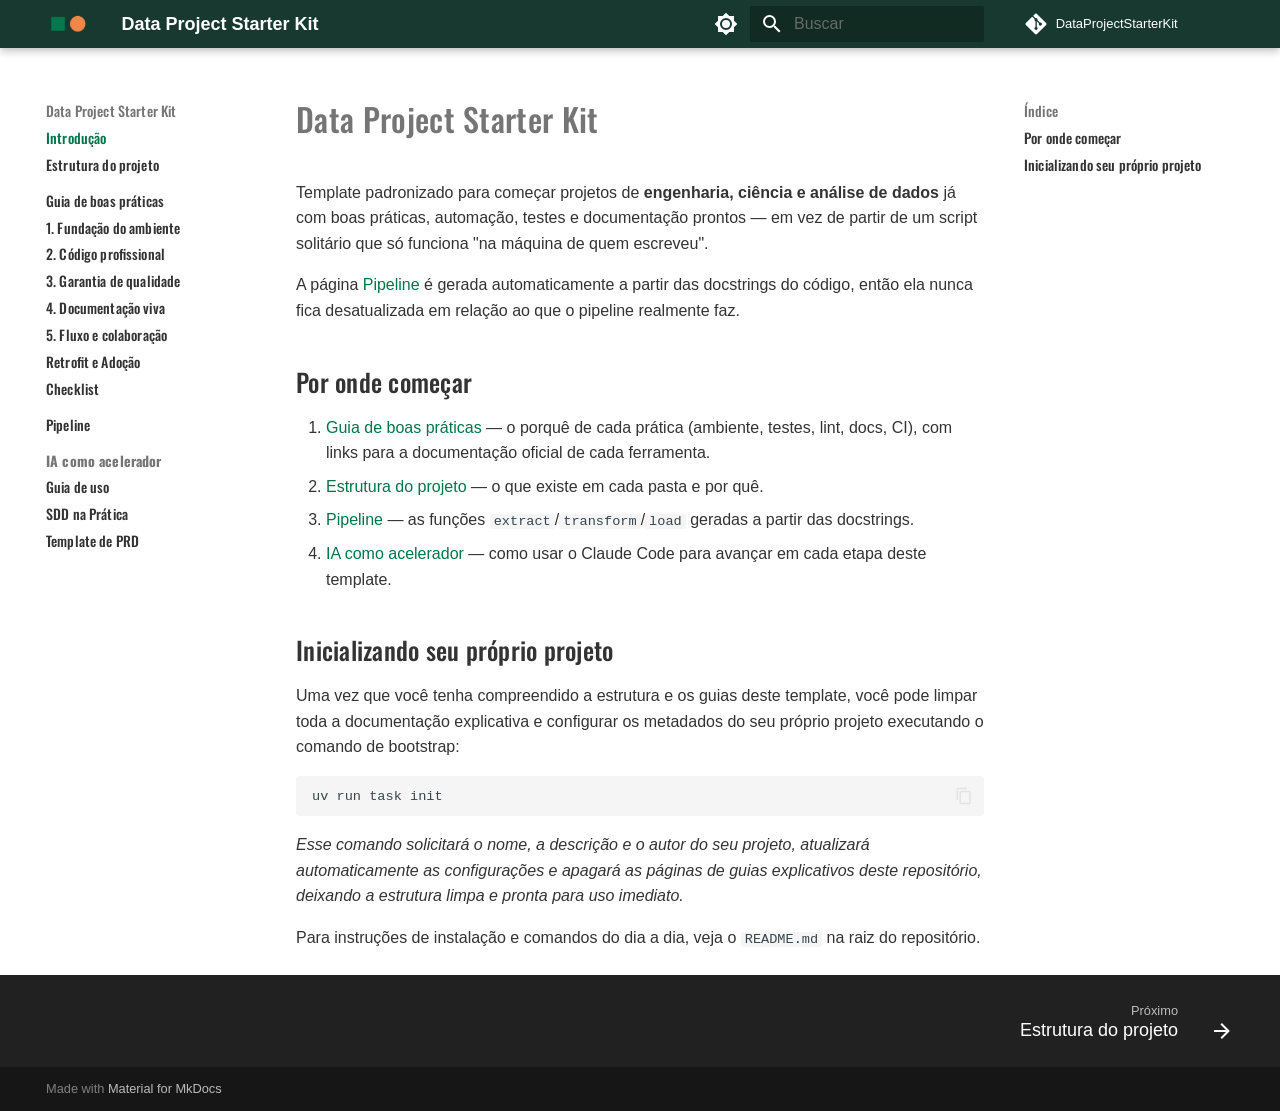
<file: index.html>
<!doctype html>
<html lang="pt" class="no-js">
  <head>
    
      <meta charset="utf-8">
      <meta name="viewport" content="width=device-width,initial-scale=1">
      
        <meta name="description" content="Template padronizado para projetos de engenharia, ciência e análise de dados.">
      
      
      
      
      
        <link rel="next" href="estrutura/">
      
      
        
      
      
      <link rel="icon" href="assets/pattern.png">
      <meta name="generator" content="mkdocs-1.6.1, mkdocs-material-9.7.7">
    
    
      
        <title>Data Project Starter Kit</title>
      
    
    
      <link rel="stylesheet" href="assets/stylesheets/main.ec1eaa64.min.css">
      
        
        <link rel="stylesheet" href="assets/stylesheets/palette.ab4e12ef.min.css">
      
      


    
    
      
    
    
      
    
    
      <link rel="stylesheet" href="assets/_mkdocstrings.css">
    
      <link rel="stylesheet" href="stylesheets/extra.css">
    
    <script>__md_scope=new URL(".",location),__md_hash=e=>[...e].reduce(((e,_)=>(e<<5)-e+_.charCodeAt(0)),0),__md_get=(e,_=localStorage,t=__md_scope)=>JSON.parse(_.getItem(t.pathname+"."+e)),__md_set=(e,_,t=localStorage,a=__md_scope)=>{try{t.setItem(a.pathname+"."+e,JSON.stringify(_))}catch(e){}}</script>
    
      

    
    
  </head>
  
  
    
    
      
    
    
    
    
    <body dir="ltr" data-md-color-scheme="default" data-md-color-primary="green" data-md-color-accent="orange">
  
    
    <input class="md-toggle" data-md-toggle="drawer" type="checkbox" id="__drawer" autocomplete="off">
    <input class="md-toggle" data-md-toggle="search" type="checkbox" id="__search" autocomplete="off">
    <label class="md-overlay" for="__drawer"></label>
    <div data-md-component="skip">
      
        
        <a href="#data-project-starter-kit" class="md-skip">
          Pular para conteúdo
        </a>
      
    </div>
    <div data-md-component="announce">
      
    </div>
    
    
      

  

<header class="md-header md-header--shadow" data-md-component="header">
  <nav class="md-header__inner md-grid" aria-label="Cabeçalho">
    <a href="." title="Data Project Starter Kit" class="md-header__button md-logo" aria-label="Data Project Starter Kit" data-md-component="logo">
      
  <img src="assets/pattern.png" alt="logo">

    </a>
    <label class="md-header__button md-icon" for="__drawer">
      
      <svg xmlns="http://www.w3.org/2000/svg" viewBox="0 0 24 24"><path d="M3 6h18v2H3zm0 5h18v2H3zm0 5h18v2H3z"/></svg>
    </label>
    <div class="md-header__title" data-md-component="header-title">
      <div class="md-header__ellipsis">
        <div class="md-header__topic">
          <span class="md-ellipsis">
            Data Project Starter Kit
          </span>
        </div>
        <div class="md-header__topic" data-md-component="header-topic">
          <span class="md-ellipsis">
            
              Introdução
            
          </span>
        </div>
      </div>
    </div>
    
      
        <form class="md-header__option" data-md-component="palette">
  
    
    
    
    <input class="md-option" data-md-color-media="(prefers-color-scheme: light)" data-md-color-scheme="default" data-md-color-primary="green" data-md-color-accent="orange"  aria-label="Mudar para modo escuro"  type="radio" name="__palette" id="__palette_0">
    
      <label class="md-header__button md-icon" title="Mudar para modo escuro" for="__palette_1" hidden>
        <svg xmlns="http://www.w3.org/2000/svg" viewBox="0 0 24 24"><path d="M12 8a4 4 0 0 0-4 4 4 4 0 0 0 4 4 4 4 0 0 0 4-4 4 4 0 0 0-4-4m0 10a6 6 0 0 1-6-6 6 6 0 0 1 6-6 6 6 0 0 1 6 6 6 6 0 0 1-6 6m8-9.31V4h-4.69L12 .69 8.69 4H4v4.69L.69 12 4 15.31V20h4.69L12 23.31 15.31 20H20v-4.69L23.31 12z"/></svg>
      </label>
    
  
    
    
    
    <input class="md-option" data-md-color-media="(prefers-color-scheme: dark)" data-md-color-scheme="slate" data-md-color-primary="green" data-md-color-accent="orange"  aria-label="Mudar para modo claro"  type="radio" name="__palette" id="__palette_1">
    
      <label class="md-header__button md-icon" title="Mudar para modo claro" for="__palette_0" hidden>
        <svg xmlns="http://www.w3.org/2000/svg" viewBox="0 0 24 24"><path d="M12 18c-.89 0-1.74-.2-2.5-.55C11.56 16.5 13 14.42 13 12s-1.44-4.5-3.5-5.45C10.26 6.2 11.11 6 12 6a6 6 0 0 1 6 6 6 6 0 0 1-6 6m8-9.31V4h-4.69L12 .69 8.69 4H4v4.69L.69 12 4 15.31V20h4.69L12 23.31 15.31 20H20v-4.69L23.31 12z"/></svg>
      </label>
    
  
</form>
      
    
    
      <script>var palette=__md_get("__palette");if(palette&&palette.color){if("(prefers-color-scheme)"===palette.color.media){var media=matchMedia("(prefers-color-scheme: light)"),input=document.querySelector(media.matches?"[data-md-color-media='(prefers-color-scheme: light)']":"[data-md-color-media='(prefers-color-scheme: dark)']");palette.color.media=input.getAttribute("data-md-color-media"),palette.color.scheme=input.getAttribute("data-md-color-scheme"),palette.color.primary=input.getAttribute("data-md-color-primary"),palette.color.accent=input.getAttribute("data-md-color-accent")}for(var[key,value]of Object.entries(palette.color))document.body.setAttribute("data-md-color-"+key,value)}</script>
    
    
    
      
      
        <label class="md-header__button md-icon" for="__search">
          
          <svg xmlns="http://www.w3.org/2000/svg" viewBox="0 0 24 24"><path d="M9.5 3A6.5 6.5 0 0 1 16 9.5c0 1.61-.59 3.09-1.56 4.23l.27.27h.79l5 5-1.5 1.5-5-5v-.79l-.27-.27A6.52 6.52 0 0 1 9.5 16 6.5 6.5 0 0 1 3 9.5 6.5 6.5 0 0 1 9.5 3m0 2C7 5 5 7 5 9.5S7 14 9.5 14 14 12 14 9.5 12 5 9.5 5"/></svg>
        </label>
        <div class="md-search" data-md-component="search" role="dialog">
  <label class="md-search__overlay" for="__search"></label>
  <div class="md-search__inner" role="search">
    <form class="md-search__form" name="search">
      <input type="text" class="md-search__input" name="query" aria-label="Buscar" placeholder="Buscar" autocapitalize="off" autocorrect="off" autocomplete="off" spellcheck="false" data-md-component="search-query" required>
      <label class="md-search__icon md-icon" for="__search">
        
        <svg xmlns="http://www.w3.org/2000/svg" viewBox="0 0 24 24"><path d="M9.5 3A6.5 6.5 0 0 1 16 9.5c0 1.61-.59 3.09-1.56 4.23l.27.27h.79l5 5-1.5 1.5-5-5v-.79l-.27-.27A6.52 6.52 0 0 1 9.5 16 6.5 6.5 0 0 1 3 9.5 6.5 6.5 0 0 1 9.5 3m0 2C7 5 5 7 5 9.5S7 14 9.5 14 14 12 14 9.5 12 5 9.5 5"/></svg>
        
        <svg xmlns="http://www.w3.org/2000/svg" viewBox="0 0 24 24"><path d="M20 11v2H8l5.5 5.5-1.42 1.42L4.16 12l7.92-7.92L13.5 5.5 8 11z"/></svg>
      </label>
      <nav class="md-search__options" aria-label="Pesquisar">
        
        <button type="reset" class="md-search__icon md-icon" title="Limpar" aria-label="Limpar" tabindex="-1">
          
          <svg xmlns="http://www.w3.org/2000/svg" viewBox="0 0 24 24"><path d="M19 6.41 17.59 5 12 10.59 6.41 5 5 6.41 10.59 12 5 17.59 6.41 19 12 13.41 17.59 19 19 17.59 13.41 12z"/></svg>
        </button>
      </nav>
      
    </form>
    <div class="md-search__output">
      <div class="md-search__scrollwrap" tabindex="0" data-md-scrollfix>
        <div class="md-search-result" data-md-component="search-result">
          <div class="md-search-result__meta">
            Inicializando busca
          </div>
          <ol class="md-search-result__list" role="presentation"></ol>
        </div>
      </div>
    </div>
  </div>
</div>
      
    
    
      <div class="md-header__source">
        <a href="https://github.com/filipimr/Data-Project-Starter-Kit" title="Ir para repositório" class="md-source" data-md-component="source">
  <div class="md-source__icon md-icon">
    
    <svg xmlns="http://www.w3.org/2000/svg" viewBox="0 0 448 512"><!--! Font Awesome Free 7.1.0 by @fontawesome - https://fontawesome.com License - https://fontawesome.com/license/free (Icons: CC BY 4.0, Fonts: SIL OFL 1.1, Code: MIT License) Copyright 2025 Fonticons, Inc.--><path d="M439.6 236.1 244 40.5c-5.4-5.5-12.8-8.5-20.4-8.5s-15 3-20.4 8.4L162.5 81l51.5 51.5c27.1-9.1 52.7 16.8 43.4 43.7l49.7 49.7c34.2-11.8 61.2 31 35.5 56.7-26.5 26.5-70.2-2.9-56-37.3L240.3 199v121.9c25.3 12.5 22.3 41.8 9.1 55-6.4 6.4-15.2 10.1-24.3 10.1s-17.8-3.6-24.3-10.1c-17.6-17.6-11.1-46.9 11.2-56v-123c-20.8-8.5-24.6-30.7-18.6-45L142.6 101 8.5 235.1C3 240.6 0 247.9 0 255.5s3 15 8.5 20.4l195.6 195.7c5.4 5.4 12.7 8.4 20.4 8.4s15-3 20.4-8.4l194.7-194.7c5.4-5.4 8.4-12.8 8.4-20.4s-3-15-8.4-20.4"/></svg>
  </div>
  <div class="md-source__repository">
    DataProjectStarterKit
  </div>
</a>
      </div>
    
  </nav>
  
</header>
    
    <div class="md-container" data-md-component="container">
      
      
        
          
        
      
      <main class="md-main" data-md-component="main">
        <div class="md-main__inner md-grid">
          
            
              
              <div class="md-sidebar md-sidebar--primary" data-md-component="sidebar" data-md-type="navigation" >
                <div class="md-sidebar__scrollwrap">
                  <div class="md-sidebar__inner">
                    



<nav class="md-nav md-nav--primary" aria-label="Navegação" data-md-level="0">
  <label class="md-nav__title" for="__drawer">
    <a href="." title="Data Project Starter Kit" class="md-nav__button md-logo" aria-label="Data Project Starter Kit" data-md-component="logo">
      
  <img src="assets/pattern.png" alt="logo">

    </a>
    Data Project Starter Kit
  </label>
  
    <div class="md-nav__source">
      <a href="https://github.com/filipimr/Data-Project-Starter-Kit" title="Ir para repositório" class="md-source" data-md-component="source">
  <div class="md-source__icon md-icon">
    
    <svg xmlns="http://www.w3.org/2000/svg" viewBox="0 0 448 512"><!--! Font Awesome Free 7.1.0 by @fontawesome - https://fontawesome.com License - https://fontawesome.com/license/free (Icons: CC BY 4.0, Fonts: SIL OFL 1.1, Code: MIT License) Copyright 2025 Fonticons, Inc.--><path d="M439.6 236.1 244 40.5c-5.4-5.5-12.8-8.5-20.4-8.5s-15 3-20.4 8.4L162.5 81l51.5 51.5c27.1-9.1 52.7 16.8 43.4 43.7l49.7 49.7c34.2-11.8 61.2 31 35.5 56.7-26.5 26.5-70.2-2.9-56-37.3L240.3 199v121.9c25.3 12.5 22.3 41.8 9.1 55-6.4 6.4-15.2 10.1-24.3 10.1s-17.8-3.6-24.3-10.1c-17.6-17.6-11.1-46.9 11.2-56v-123c-20.8-8.5-24.6-30.7-18.6-45L142.6 101 8.5 235.1C3 240.6 0 247.9 0 255.5s3 15 8.5 20.4l195.6 195.7c5.4 5.4 12.7 8.4 20.4 8.4s15-3 20.4-8.4l194.7-194.7c5.4-5.4 8.4-12.8 8.4-20.4s-3-15-8.4-20.4"/></svg>
  </div>
  <div class="md-source__repository">
    DataProjectStarterKit
  </div>
</a>
    </div>
  
  <ul class="md-nav__list" data-md-scrollfix>
    
      
      
  
  
    
  
  
  
    <li class="md-nav__item md-nav__item--active">
      
      <input class="md-nav__toggle md-toggle" type="checkbox" id="__toc">
      
      
        
      
      
        <label class="md-nav__link md-nav__link--active" for="__toc">
          
  
  
  <span class="md-ellipsis">
    
  
    Introdução
  

    
  </span>
  
  

          <span class="md-nav__icon md-icon"></span>
        </label>
      
      <a href="." class="md-nav__link md-nav__link--active">
        
  
  
  <span class="md-ellipsis">
    
  
    Introdução
  

    
  </span>
  
  

      </a>
      
        

<nav class="md-nav md-nav--secondary" aria-label="Índice">
  
  
  
    
  
  
    <label class="md-nav__title" for="__toc">
      <span class="md-nav__icon md-icon"></span>
      Índice
    </label>
    <ul class="md-nav__list" data-md-component="toc" data-md-scrollfix>
      
        <li class="md-nav__item">
  <a href="#por-onde-comecar" class="md-nav__link">
    <span class="md-ellipsis">
      
        Por onde começar
      
    </span>
  </a>
  
</li>
      
        <li class="md-nav__item">
  <a href="#inicializando-seu-proprio-projeto" class="md-nav__link">
    <span class="md-ellipsis">
      
        Inicializando seu próprio projeto
      
    </span>
  </a>
  
</li>
      
    </ul>
  
</nav>
      
    </li>
  

    
      
      
  
  
  
  
    <li class="md-nav__item">
      <a href="estrutura/" class="md-nav__link">
        
  
  
  <span class="md-ellipsis">
    
  
    Estrutura do projeto
  

    
  </span>
  
  

      </a>
    </li>
  

    
      
      
  
  
  
  
    
    
      
        
          
        
      
        
      
        
      
        
      
        
      
        
      
        
      
        
      
    
    
    
      
        
        
      
    
    
    <li class="md-nav__item md-nav__item--section md-nav__item--nested">
      
        
        
        <input class="md-nav__toggle md-toggle " type="checkbox" id="__nav_3" >
        
          
          <div class="md-nav__link md-nav__container">
            <a href="guia/" class="md-nav__link ">
              
  
  
  <span class="md-ellipsis">
    
  
    Guia de boas práticas
  

    
  </span>
  
  

            </a>
            
              
              <label class="md-nav__link " for="__nav_3" id="__nav_3_label" tabindex="">
                <span class="md-nav__icon md-icon"></span>
              </label>
            
          </div>
        
        <nav class="md-nav" data-md-level="1" aria-labelledby="__nav_3_label" aria-expanded="false">
          <label class="md-nav__title" for="__nav_3">
            <span class="md-nav__icon md-icon"></span>
            
  
    Guia de boas práticas
  

          </label>
          <ul class="md-nav__list" data-md-scrollfix>
            
              
            
              
                
  
  
  
  
    <li class="md-nav__item">
      <a href="guia/fundacao/" class="md-nav__link">
        
  
  
  <span class="md-ellipsis">
    
  
    1. Fundação do ambiente
  

    
  </span>
  
  

      </a>
    </li>
  

              
            
              
                
  
  
  
  
    <li class="md-nav__item">
      <a href="guia/codigo/" class="md-nav__link">
        
  
  
  <span class="md-ellipsis">
    
  
    2. Código profissional
  

    
  </span>
  
  

      </a>
    </li>
  

              
            
              
                
  
  
  
  
    <li class="md-nav__item">
      <a href="guia/qualidade/" class="md-nav__link">
        
  
  
  <span class="md-ellipsis">
    
  
    3. Garantia de qualidade
  

    
  </span>
  
  

      </a>
    </li>
  

              
            
              
                
  
  
  
  
    <li class="md-nav__item">
      <a href="guia/documentacao/" class="md-nav__link">
        
  
  
  <span class="md-ellipsis">
    
  
    4. Documentação viva
  

    
  </span>
  
  

      </a>
    </li>
  

              
            
              
                
  
  
  
  
    <li class="md-nav__item">
      <a href="guia/colaboracao/" class="md-nav__link">
        
  
  
  <span class="md-ellipsis">
    
  
    5. Fluxo e colaboração
  

    
  </span>
  
  

      </a>
    </li>
  

              
            
              
                
  
  
  
  
    <li class="md-nav__item">
      <a href="guia/retrofit/" class="md-nav__link">
        
  
  
  <span class="md-ellipsis">
    
  
    Retrofit e Adoção
  

    
  </span>
  
  

      </a>
    </li>
  

              
            
              
                
  
  
  
  
    <li class="md-nav__item">
      <a href="guia/checklist/" class="md-nav__link">
        
  
  
  <span class="md-ellipsis">
    
  
    Checklist
  

    
  </span>
  
  

      </a>
    </li>
  

              
            
          </ul>
        </nav>
      
    </li>
  

    
      
      
  
  
  
  
    <li class="md-nav__item">
      <a href="pipeline/" class="md-nav__link">
        
  
  
  <span class="md-ellipsis">
    
  
    Pipeline
  

    
  </span>
  
  

      </a>
    </li>
  

    
      
      
  
  
  
  
    
    
      
        
      
        
      
        
      
    
    
    
      
        
        
      
    
    
    <li class="md-nav__item md-nav__item--section md-nav__item--nested">
      
        
        
        <input class="md-nav__toggle md-toggle " type="checkbox" id="__nav_5" >
        
          
          <label class="md-nav__link" for="__nav_5" id="__nav_5_label" tabindex="">
            
  
  
  <span class="md-ellipsis">
    
  
    IA como acelerador
  

    
  </span>
  
  

            <span class="md-nav__icon md-icon"></span>
          </label>
        
        <nav class="md-nav" data-md-level="1" aria-labelledby="__nav_5_label" aria-expanded="false">
          <label class="md-nav__title" for="__nav_5">
            <span class="md-nav__icon md-icon"></span>
            
  
    IA como acelerador
  

          </label>
          <ul class="md-nav__list" data-md-scrollfix>
            
              
                
  
  
  
  
    <li class="md-nav__item">
      <a href="ia-como-acelerador/" class="md-nav__link">
        
  
  
  <span class="md-ellipsis">
    
  
    Guia de uso
  

    
  </span>
  
  

      </a>
    </li>
  

              
            
              
                
  
  
  
  
    <li class="md-nav__item">
      <a href="sdd/" class="md-nav__link">
        
  
  
  <span class="md-ellipsis">
    
  
    SDD na Prática
  

    
  </span>
  
  

      </a>
    </li>
  

              
            
              
                
  
  
  
  
    <li class="md-nav__item">
      <a href="prd-template/" class="md-nav__link">
        
  
  
  <span class="md-ellipsis">
    
  
    Template de PRD
  

    
  </span>
  
  

      </a>
    </li>
  

              
            
          </ul>
        </nav>
      
    </li>
  

    
  </ul>
</nav>
                  </div>
                </div>
              </div>
            
            
              
              <div class="md-sidebar md-sidebar--secondary" data-md-component="sidebar" data-md-type="toc" >
                <div class="md-sidebar__scrollwrap">
                  <div class="md-sidebar__inner">
                    

<nav class="md-nav md-nav--secondary" aria-label="Índice">
  
  
  
    
  
  
    <label class="md-nav__title" for="__toc">
      <span class="md-nav__icon md-icon"></span>
      Índice
    </label>
    <ul class="md-nav__list" data-md-component="toc" data-md-scrollfix>
      
        <li class="md-nav__item">
  <a href="#por-onde-comecar" class="md-nav__link">
    <span class="md-ellipsis">
      
        Por onde começar
      
    </span>
  </a>
  
</li>
      
        <li class="md-nav__item">
  <a href="#inicializando-seu-proprio-projeto" class="md-nav__link">
    <span class="md-ellipsis">
      
        Inicializando seu próprio projeto
      
    </span>
  </a>
  
</li>
      
    </ul>
  
</nav>
                  </div>
                </div>
              </div>
            
          
          
            <div class="md-content" data-md-component="content">
              
                



  


              
              <article class="md-content__inner md-typeset">
                
                  


  
  


<h1 id="data-project-starter-kit">Data Project Starter Kit</h1>
<p>Template padronizado para começar projetos de <strong>engenharia, ciência e
análise de dados</strong> já com boas práticas, automação, testes e documentação
prontos — em vez de partir de um script solitário que só funciona "na
máquina de quem escreveu".</p>
<p>A página <a href="pipeline/">Pipeline</a> é gerada automaticamente a partir das
docstrings do código, então ela nunca fica desatualizada em relação ao que
o pipeline realmente faz.</p>
<h2 id="por-onde-comecar">Por onde começar</h2>
<ol>
<li><a href="guia/">Guia de boas práticas</a> — o porquê de cada
   prática (ambiente, testes, lint, docs, CI), com links para a
   documentação oficial de cada ferramenta.</li>
<li><a href="estrutura/">Estrutura do projeto</a> — o que existe em cada pasta e por quê.</li>
<li><a href="pipeline/">Pipeline</a> — as funções <code>extract</code>/<code>transform</code>/<code>load</code> geradas
   a partir das docstrings.</li>
<li><a href="ia-como-acelerador/">IA como acelerador</a> — como usar o Claude Code para
   avançar em cada etapa deste template.</li>
</ol>
<h2 id="inicializando-seu-proprio-projeto">Inicializando seu próprio projeto</h2>
<p>Uma vez que você tenha compreendido a estrutura e os guias deste template, você pode limpar toda a documentação explicativa e configurar os metadados do seu próprio projeto executando o comando de bootstrap:</p>
<div class="highlight"><pre><span></span><code>uv<span class="w"> </span>run<span class="w"> </span>task<span class="w"> </span>init
</code></pre></div>
<p><em>Esse comando solicitará o nome, a descrição e o autor do seu projeto, atualizará automaticamente as configurações e apagará as páginas de guias explicativos deste repositório, deixando a estrutura limpa e pronta para uso imediato.</em></p>
<p>Para instruções de instalação e comandos do dia a dia, veja o <code>README.md</code> na raiz do repositório.</p>












                
              </article>
            </div>
          
          
  <script>var tabs=__md_get("__tabs");if(Array.isArray(tabs))e:for(var set of document.querySelectorAll(".tabbed-set")){var labels=set.querySelector(".tabbed-labels");for(var tab of tabs)for(var label of labels.getElementsByTagName("label"))if(label.innerText.trim()===tab){var input=document.getElementById(label.htmlFor);input.checked=!0;continue e}}</script>

<script>var target=document.getElementById(location.hash.slice(1));target&&target.name&&(target.checked=target.name.startsWith("__tabbed_"))</script>
        </div>
        
          <button type="button" class="md-top md-icon" data-md-component="top" hidden>
  
  <svg xmlns="http://www.w3.org/2000/svg" viewBox="0 0 24 24"><path d="M13 20h-2V8l-5.5 5.5-1.42-1.42L12 4.16l7.92 7.92-1.42 1.42L13 8z"/></svg>
  Voltar para o topo
</button>
        
      </main>
      
        <footer class="md-footer">
  
    
      
      <nav class="md-footer__inner md-grid" aria-label="Rodapé" >
        
        
          
          <a href="estrutura/" class="md-footer__link md-footer__link--next" aria-label="Próximo: Estrutura do projeto">
            <div class="md-footer__title">
              <span class="md-footer__direction">
                Próximo
              </span>
              <div class="md-ellipsis">
                Estrutura do projeto
              </div>
            </div>
            <div class="md-footer__button md-icon">
              
              <svg xmlns="http://www.w3.org/2000/svg" viewBox="0 0 24 24"><path d="M4 11v2h12l-5.5 5.5 1.42 1.42L19.84 12l-7.92-7.92L10.5 5.5 16 11z"/></svg>
            </div>
          </a>
        
      </nav>
    
  
  <div class="md-footer-meta md-typeset">
    <div class="md-footer-meta__inner md-grid">
      <div class="md-copyright">
  
  
    Made with
    <a href="https://squidfunk.github.io/mkdocs-material/" target="_blank" rel="noopener">
      Material for MkDocs
    </a>
  
</div>
      
    </div>
  </div>
</footer>
      
    </div>
    <div class="md-dialog" data-md-component="dialog">
      <div class="md-dialog__inner md-typeset"></div>
    </div>
    
      <div class="md-progress" data-md-component="progress" role="progressbar"></div>
    
    
    
      
      
      <script id="__config" type="application/json">{"annotate": null, "base": ".", "features": ["navigation.path", "navigation.instant", "navigation.instant.prefetch", "navigation.instant.progress", "navigation.sections", "navigation.indexes", "navigation.tracking", "content.code.annotate", "toc.follow", "navigation.footer", "navigation.top", "content.code.copy", "content.tabs.link"], "search": "assets/javascripts/workers/search.2c215733.min.js", "tags": null, "translations": {"clipboard.copied": "Copiado para \u00e1rea de transfer\u00eancia", "clipboard.copy": "Copiar para \u00e1rea de transfer\u00eancia", "search.result.more.one": "mais 1 nesta p\u00e1gina", "search.result.more.other": "# mais nesta p\u00e1gina", "search.result.none": "Nenhum documento encontrado", "search.result.one": "1 documento encontrado", "search.result.other": "# documentos encontrados", "search.result.placeholder": "Digite para iniciar a busca", "search.result.term.missing": "Ausente", "select.version": "Selecione a vers\u00e3o"}, "version": null}</script>
    
    
      <script src="assets/javascripts/bundle.d7400e89.min.js"></script>
      
    
  </body>
</html>
</file>
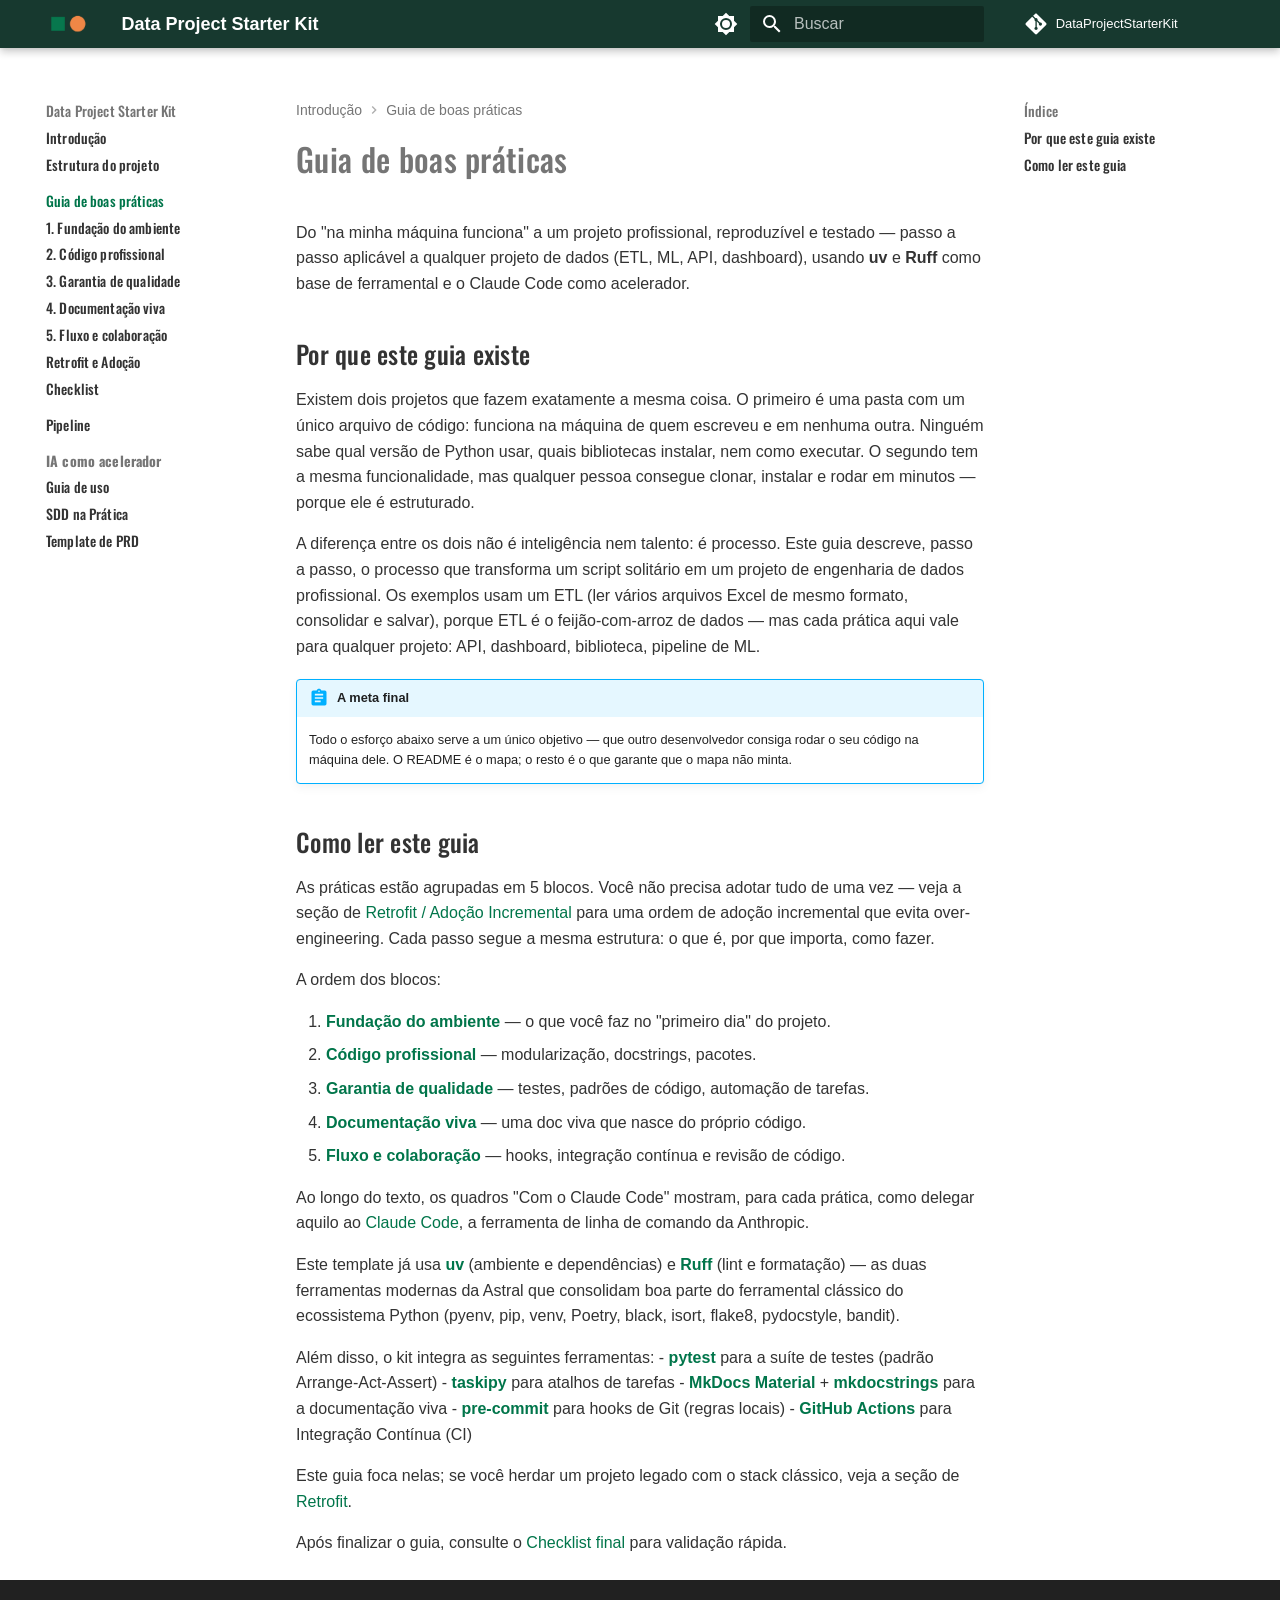
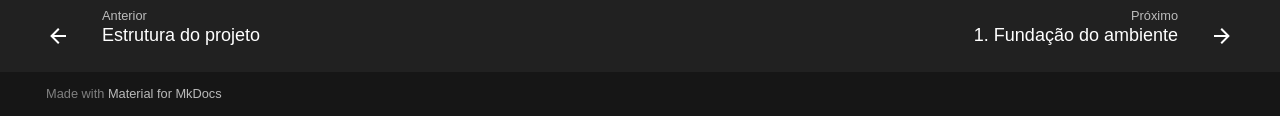
<file: guia/index.html>
<!doctype html>
<html lang="pt" class="no-js">
  <head>
    
      <meta charset="utf-8">
      <meta name="viewport" content="width=device-width,initial-scale=1">
      
        <meta name="description" content="Template padronizado para projetos de engenharia, ciência e análise de dados.">
      
      
      
      
        <link rel="prev" href="../estrutura/">
      
      
        <link rel="next" href="fundacao/">
      
      
        
      
      
      <link rel="icon" href="../assets/pattern.png">
      <meta name="generator" content="mkdocs-1.6.1, mkdocs-material-9.7.7">
    
    
      
        <title>Visão geral - Data Project Starter Kit</title>
      
    
    
      <link rel="stylesheet" href="../assets/stylesheets/main.ec1eaa64.min.css">
      
        
        <link rel="stylesheet" href="../assets/stylesheets/palette.ab4e12ef.min.css">
      
      


    
    
      
    
    
      
    
    
      <link rel="stylesheet" href="../assets/_mkdocstrings.css">
    
      <link rel="stylesheet" href="../stylesheets/extra.css">
    
    <script>__md_scope=new URL("..",location),__md_hash=e=>[...e].reduce(((e,_)=>(e<<5)-e+_.charCodeAt(0)),0),__md_get=(e,_=localStorage,t=__md_scope)=>JSON.parse(_.getItem(t.pathname+"."+e)),__md_set=(e,_,t=localStorage,a=__md_scope)=>{try{t.setItem(a.pathname+"."+e,JSON.stringify(_))}catch(e){}}</script>
    
      

    
    
  </head>
  
  
    
    
      
    
    
    
    
    <body dir="ltr" data-md-color-scheme="default" data-md-color-primary="green" data-md-color-accent="orange">
  
    
    <input class="md-toggle" data-md-toggle="drawer" type="checkbox" id="__drawer" autocomplete="off">
    <input class="md-toggle" data-md-toggle="search" type="checkbox" id="__search" autocomplete="off">
    <label class="md-overlay" for="__drawer"></label>
    <div data-md-component="skip">
      
        
        <a href="#guia-de-boas-praticas" class="md-skip">
          Pular para conteúdo
        </a>
      
    </div>
    <div data-md-component="announce">
      
    </div>
    
    
      

  

<header class="md-header md-header--shadow" data-md-component="header">
  <nav class="md-header__inner md-grid" aria-label="Cabeçalho">
    <a href=".." title="Data Project Starter Kit" class="md-header__button md-logo" aria-label="Data Project Starter Kit" data-md-component="logo">
      
  <img src="../assets/pattern.png" alt="logo">

    </a>
    <label class="md-header__button md-icon" for="__drawer">
      
      <svg xmlns="http://www.w3.org/2000/svg" viewBox="0 0 24 24"><path d="M3 6h18v2H3zm0 5h18v2H3zm0 5h18v2H3z"/></svg>
    </label>
    <div class="md-header__title" data-md-component="header-title">
      <div class="md-header__ellipsis">
        <div class="md-header__topic">
          <span class="md-ellipsis">
            Data Project Starter Kit
          </span>
        </div>
        <div class="md-header__topic" data-md-component="header-topic">
          <span class="md-ellipsis">
            
              Visão geral
            
          </span>
        </div>
      </div>
    </div>
    
      
        <form class="md-header__option" data-md-component="palette">
  
    
    
    
    <input class="md-option" data-md-color-media="(prefers-color-scheme: light)" data-md-color-scheme="default" data-md-color-primary="green" data-md-color-accent="orange"  aria-label="Mudar para modo escuro"  type="radio" name="__palette" id="__palette_0">
    
      <label class="md-header__button md-icon" title="Mudar para modo escuro" for="__palette_1" hidden>
        <svg xmlns="http://www.w3.org/2000/svg" viewBox="0 0 24 24"><path d="M12 8a4 4 0 0 0-4 4 4 4 0 0 0 4 4 4 4 0 0 0 4-4 4 4 0 0 0-4-4m0 10a6 6 0 0 1-6-6 6 6 0 0 1 6-6 6 6 0 0 1 6 6 6 6 0 0 1-6 6m8-9.31V4h-4.69L12 .69 8.69 4H4v4.69L.69 12 4 15.31V20h4.69L12 23.31 15.31 20H20v-4.69L23.31 12z"/></svg>
      </label>
    
  
    
    
    
    <input class="md-option" data-md-color-media="(prefers-color-scheme: dark)" data-md-color-scheme="slate" data-md-color-primary="green" data-md-color-accent="orange"  aria-label="Mudar para modo claro"  type="radio" name="__palette" id="__palette_1">
    
      <label class="md-header__button md-icon" title="Mudar para modo claro" for="__palette_0" hidden>
        <svg xmlns="http://www.w3.org/2000/svg" viewBox="0 0 24 24"><path d="M12 18c-.89 0-1.74-.2-2.5-.55C11.56 16.5 13 14.42 13 12s-1.44-4.5-3.5-5.45C10.26 6.2 11.11 6 12 6a6 6 0 0 1 6 6 6 6 0 0 1-6 6m8-9.31V4h-4.69L12 .69 8.69 4H4v4.69L.69 12 4 15.31V20h4.69L12 23.31 15.31 20H20v-4.69L23.31 12z"/></svg>
      </label>
    
  
</form>
      
    
    
      <script>var palette=__md_get("__palette");if(palette&&palette.color){if("(prefers-color-scheme)"===palette.color.media){var media=matchMedia("(prefers-color-scheme: light)"),input=document.querySelector(media.matches?"[data-md-color-media='(prefers-color-scheme: light)']":"[data-md-color-media='(prefers-color-scheme: dark)']");palette.color.media=input.getAttribute("data-md-color-media"),palette.color.scheme=input.getAttribute("data-md-color-scheme"),palette.color.primary=input.getAttribute("data-md-color-primary"),palette.color.accent=input.getAttribute("data-md-color-accent")}for(var[key,value]of Object.entries(palette.color))document.body.setAttribute("data-md-color-"+key,value)}</script>
    
    
    
      
      
        <label class="md-header__button md-icon" for="__search">
          
          <svg xmlns="http://www.w3.org/2000/svg" viewBox="0 0 24 24"><path d="M9.5 3A6.5 6.5 0 0 1 16 9.5c0 1.61-.59 3.09-1.56 4.23l.27.27h.79l5 5-1.5 1.5-5-5v-.79l-.27-.27A6.52 6.52 0 0 1 9.5 16 6.5 6.5 0 0 1 3 9.5 6.5 6.5 0 0 1 9.5 3m0 2C7 5 5 7 5 9.5S7 14 9.5 14 14 12 14 9.5 12 5 9.5 5"/></svg>
        </label>
        <div class="md-search" data-md-component="search" role="dialog">
  <label class="md-search__overlay" for="__search"></label>
  <div class="md-search__inner" role="search">
    <form class="md-search__form" name="search">
      <input type="text" class="md-search__input" name="query" aria-label="Buscar" placeholder="Buscar" autocapitalize="off" autocorrect="off" autocomplete="off" spellcheck="false" data-md-component="search-query" required>
      <label class="md-search__icon md-icon" for="__search">
        
        <svg xmlns="http://www.w3.org/2000/svg" viewBox="0 0 24 24"><path d="M9.5 3A6.5 6.5 0 0 1 16 9.5c0 1.61-.59 3.09-1.56 4.23l.27.27h.79l5 5-1.5 1.5-5-5v-.79l-.27-.27A6.52 6.52 0 0 1 9.5 16 6.5 6.5 0 0 1 3 9.5 6.5 6.5 0 0 1 9.5 3m0 2C7 5 5 7 5 9.5S7 14 9.5 14 14 12 14 9.5 12 5 9.5 5"/></svg>
        
        <svg xmlns="http://www.w3.org/2000/svg" viewBox="0 0 24 24"><path d="M20 11v2H8l5.5 5.5-1.42 1.42L4.16 12l7.92-7.92L13.5 5.5 8 11z"/></svg>
      </label>
      <nav class="md-search__options" aria-label="Pesquisar">
        
        <button type="reset" class="md-search__icon md-icon" title="Limpar" aria-label="Limpar" tabindex="-1">
          
          <svg xmlns="http://www.w3.org/2000/svg" viewBox="0 0 24 24"><path d="M19 6.41 17.59 5 12 10.59 6.41 5 5 6.41 10.59 12 5 17.59 6.41 19 12 13.41 17.59 19 19 17.59 13.41 12z"/></svg>
        </button>
      </nav>
      
    </form>
    <div class="md-search__output">
      <div class="md-search__scrollwrap" tabindex="0" data-md-scrollfix>
        <div class="md-search-result" data-md-component="search-result">
          <div class="md-search-result__meta">
            Inicializando busca
          </div>
          <ol class="md-search-result__list" role="presentation"></ol>
        </div>
      </div>
    </div>
  </div>
</div>
      
    
    
      <div class="md-header__source">
        <a href="https://github.com/filipimr/Data-Project-Starter-Kit" title="Ir para repositório" class="md-source" data-md-component="source">
  <div class="md-source__icon md-icon">
    
    <svg xmlns="http://www.w3.org/2000/svg" viewBox="0 0 448 512"><!--! Font Awesome Free 7.1.0 by @fontawesome - https://fontawesome.com License - https://fontawesome.com/license/free (Icons: CC BY 4.0, Fonts: SIL OFL 1.1, Code: MIT License) Copyright 2025 Fonticons, Inc.--><path d="M439.6 236.1 244 40.5c-5.4-5.5-12.8-8.5-20.4-8.5s-15 3-20.4 8.4L162.5 81l51.5 51.5c27.1-9.1 52.7 16.8 43.4 43.7l49.7 49.7c34.2-11.8 61.2 31 35.5 56.7-26.5 26.5-70.2-2.9-56-37.3L240.3 199v121.9c25.3 12.5 22.3 41.8 9.1 55-6.4 6.4-15.2 10.1-24.3 10.1s-17.8-3.6-24.3-10.1c-17.6-17.6-11.1-46.9 11.2-56v-123c-20.8-8.5-24.6-30.7-18.6-45L142.6 101 8.5 235.1C3 240.6 0 247.9 0 255.5s3 15 8.5 20.4l195.6 195.7c5.4 5.4 12.7 8.4 20.4 8.4s15-3 20.4-8.4l194.7-194.7c5.4-5.4 8.4-12.8 8.4-20.4s-3-15-8.4-20.4"/></svg>
  </div>
  <div class="md-source__repository">
    DataProjectStarterKit
  </div>
</a>
      </div>
    
  </nav>
  
</header>
    
    <div class="md-container" data-md-component="container">
      
      
        
          
        
      
      <main class="md-main" data-md-component="main">
        <div class="md-main__inner md-grid">
          
            
              
              <div class="md-sidebar md-sidebar--primary" data-md-component="sidebar" data-md-type="navigation" >
                <div class="md-sidebar__scrollwrap">
                  <div class="md-sidebar__inner">
                    



<nav class="md-nav md-nav--primary" aria-label="Navegação" data-md-level="0">
  <label class="md-nav__title" for="__drawer">
    <a href=".." title="Data Project Starter Kit" class="md-nav__button md-logo" aria-label="Data Project Starter Kit" data-md-component="logo">
      
  <img src="../assets/pattern.png" alt="logo">

    </a>
    Data Project Starter Kit
  </label>
  
    <div class="md-nav__source">
      <a href="https://github.com/filipimr/Data-Project-Starter-Kit" title="Ir para repositório" class="md-source" data-md-component="source">
  <div class="md-source__icon md-icon">
    
    <svg xmlns="http://www.w3.org/2000/svg" viewBox="0 0 448 512"><!--! Font Awesome Free 7.1.0 by @fontawesome - https://fontawesome.com License - https://fontawesome.com/license/free (Icons: CC BY 4.0, Fonts: SIL OFL 1.1, Code: MIT License) Copyright 2025 Fonticons, Inc.--><path d="M439.6 236.1 244 40.5c-5.4-5.5-12.8-8.5-20.4-8.5s-15 3-20.4 8.4L162.5 81l51.5 51.5c27.1-9.1 52.7 16.8 43.4 43.7l49.7 49.7c34.2-11.8 61.2 31 35.5 56.7-26.5 26.5-70.2-2.9-56-37.3L240.3 199v121.9c25.3 12.5 22.3 41.8 9.1 55-6.4 6.4-15.2 10.1-24.3 10.1s-17.8-3.6-24.3-10.1c-17.6-17.6-11.1-46.9 11.2-56v-123c-20.8-8.5-24.6-30.7-18.6-45L142.6 101 8.5 235.1C3 240.6 0 247.9 0 255.5s3 15 8.5 20.4l195.6 195.7c5.4 5.4 12.7 8.4 20.4 8.4s15-3 20.4-8.4l194.7-194.7c5.4-5.4 8.4-12.8 8.4-20.4s-3-15-8.4-20.4"/></svg>
  </div>
  <div class="md-source__repository">
    DataProjectStarterKit
  </div>
</a>
    </div>
  
  <ul class="md-nav__list" data-md-scrollfix>
    
      
      
  
  
  
  
    <li class="md-nav__item">
      <a href=".." class="md-nav__link">
        
  
  
  <span class="md-ellipsis">
    
  
    Introdução
  

    
  </span>
  
  

      </a>
    </li>
  

    
      
      
  
  
  
  
    <li class="md-nav__item">
      <a href="../estrutura/" class="md-nav__link">
        
  
  
  <span class="md-ellipsis">
    
  
    Estrutura do projeto
  

    
  </span>
  
  

      </a>
    </li>
  

    
      
      
  
  
    
  
  
  
    
    
      
        
          
        
      
        
      
        
      
        
      
        
      
        
      
        
      
        
      
    
    
    
      
        
        
      
    
    
    <li class="md-nav__item md-nav__item--active md-nav__item--section md-nav__item--nested">
      
        
        
        <input class="md-nav__toggle md-toggle " type="checkbox" id="__nav_3" checked>
        
          
          <div class="md-nav__link md-nav__container">
            <a href="./" class="md-nav__link md-nav__link--active">
              
  
  
  <span class="md-ellipsis">
    
  
    Guia de boas práticas
  

    
  </span>
  
  

            </a>
            
              
              <label class="md-nav__link md-nav__link--active" for="__nav_3" id="__nav_3_label" tabindex="">
                <span class="md-nav__icon md-icon"></span>
              </label>
            
          </div>
        
        <nav class="md-nav" data-md-level="1" aria-labelledby="__nav_3_label" aria-expanded="true">
          <label class="md-nav__title" for="__nav_3">
            <span class="md-nav__icon md-icon"></span>
            
  
    Guia de boas práticas
  

          </label>
          <ul class="md-nav__list" data-md-scrollfix>
            
              
            
              
                
  
  
  
  
    <li class="md-nav__item">
      <a href="fundacao/" class="md-nav__link">
        
  
  
  <span class="md-ellipsis">
    
  
    1. Fundação do ambiente
  

    
  </span>
  
  

      </a>
    </li>
  

              
            
              
                
  
  
  
  
    <li class="md-nav__item">
      <a href="codigo/" class="md-nav__link">
        
  
  
  <span class="md-ellipsis">
    
  
    2. Código profissional
  

    
  </span>
  
  

      </a>
    </li>
  

              
            
              
                
  
  
  
  
    <li class="md-nav__item">
      <a href="qualidade/" class="md-nav__link">
        
  
  
  <span class="md-ellipsis">
    
  
    3. Garantia de qualidade
  

    
  </span>
  
  

      </a>
    </li>
  

              
            
              
                
  
  
  
  
    <li class="md-nav__item">
      <a href="documentacao/" class="md-nav__link">
        
  
  
  <span class="md-ellipsis">
    
  
    4. Documentação viva
  

    
  </span>
  
  

      </a>
    </li>
  

              
            
              
                
  
  
  
  
    <li class="md-nav__item">
      <a href="colaboracao/" class="md-nav__link">
        
  
  
  <span class="md-ellipsis">
    
  
    5. Fluxo e colaboração
  

    
  </span>
  
  

      </a>
    </li>
  

              
            
              
                
  
  
  
  
    <li class="md-nav__item">
      <a href="retrofit/" class="md-nav__link">
        
  
  
  <span class="md-ellipsis">
    
  
    Retrofit e Adoção
  

    
  </span>
  
  

      </a>
    </li>
  

              
            
              
                
  
  
  
  
    <li class="md-nav__item">
      <a href="checklist/" class="md-nav__link">
        
  
  
  <span class="md-ellipsis">
    
  
    Checklist
  

    
  </span>
  
  

      </a>
    </li>
  

              
            
          </ul>
        </nav>
      
    </li>
  

    
      
      
  
  
  
  
    <li class="md-nav__item">
      <a href="../pipeline/" class="md-nav__link">
        
  
  
  <span class="md-ellipsis">
    
  
    Pipeline
  

    
  </span>
  
  

      </a>
    </li>
  

    
      
      
  
  
  
  
    
    
      
        
      
        
      
        
      
    
    
    
      
        
        
      
    
    
    <li class="md-nav__item md-nav__item--section md-nav__item--nested">
      
        
        
        <input class="md-nav__toggle md-toggle " type="checkbox" id="__nav_5" >
        
          
          <label class="md-nav__link" for="__nav_5" id="__nav_5_label" tabindex="">
            
  
  
  <span class="md-ellipsis">
    
  
    IA como acelerador
  

    
  </span>
  
  

            <span class="md-nav__icon md-icon"></span>
          </label>
        
        <nav class="md-nav" data-md-level="1" aria-labelledby="__nav_5_label" aria-expanded="false">
          <label class="md-nav__title" for="__nav_5">
            <span class="md-nav__icon md-icon"></span>
            
  
    IA como acelerador
  

          </label>
          <ul class="md-nav__list" data-md-scrollfix>
            
              
                
  
  
  
  
    <li class="md-nav__item">
      <a href="../ia-como-acelerador/" class="md-nav__link">
        
  
  
  <span class="md-ellipsis">
    
  
    Guia de uso
  

    
  </span>
  
  

      </a>
    </li>
  

              
            
              
                
  
  
  
  
    <li class="md-nav__item">
      <a href="../sdd/" class="md-nav__link">
        
  
  
  <span class="md-ellipsis">
    
  
    SDD na Prática
  

    
  </span>
  
  

      </a>
    </li>
  

              
            
              
                
  
  
  
  
    <li class="md-nav__item">
      <a href="../prd-template/" class="md-nav__link">
        
  
  
  <span class="md-ellipsis">
    
  
    Template de PRD
  

    
  </span>
  
  

      </a>
    </li>
  

              
            
          </ul>
        </nav>
      
    </li>
  

    
  </ul>
</nav>
                  </div>
                </div>
              </div>
            
            
              
              <div class="md-sidebar md-sidebar--secondary" data-md-component="sidebar" data-md-type="toc" >
                <div class="md-sidebar__scrollwrap">
                  <div class="md-sidebar__inner">
                    

<nav class="md-nav md-nav--secondary" aria-label="Índice">
  
  
  
    
  
  
    <label class="md-nav__title" for="__toc">
      <span class="md-nav__icon md-icon"></span>
      Índice
    </label>
    <ul class="md-nav__list" data-md-component="toc" data-md-scrollfix>
      
        <li class="md-nav__item">
  <a href="#por-que-este-guia-existe" class="md-nav__link">
    <span class="md-ellipsis">
      
        Por que este guia existe
      
    </span>
  </a>
  
</li>
      
        <li class="md-nav__item">
  <a href="#como-ler-este-guia" class="md-nav__link">
    <span class="md-ellipsis">
      
        Como ler este guia
      
    </span>
  </a>
  
</li>
      
    </ul>
  
</nav>
                  </div>
                </div>
              </div>
            
          
          
            <div class="md-content" data-md-component="content">
              
                



  


  <nav class="md-path" aria-label="Navegação" >
    <ol class="md-path__list">
      
        
  
  
    <li class="md-path__item">
      <a href=".." class="md-path__link">
        
  <span class="md-ellipsis">
    Introdução
  </span>

      </a>
    </li>
  

      
      
        
  
  
    
    
      <li class="md-path__item">
        <a href="./" class="md-path__link">
          
  <span class="md-ellipsis">
    Guia de boas práticas
  </span>

        </a>
      </li>
    
  

      
    </ol>
  </nav>

              
              <article class="md-content__inner md-typeset">
                
                  


  
  


<h1 id="guia-de-boas-praticas">Guia de boas práticas</h1>
<p>Do "na minha máquina funciona" a um projeto profissional, reproduzível e
testado — passo a passo aplicável a qualquer projeto de dados (ETL, ML,
API, dashboard), usando <strong>uv</strong> e <strong>Ruff</strong> como base de ferramental e o
Claude Code como acelerador.</p>
<h2 id="por-que-este-guia-existe">Por que este guia existe</h2>
<p>Existem dois projetos que fazem exatamente a mesma coisa. O primeiro é uma
pasta com um único arquivo de código: funciona na máquina de quem escreveu
e em nenhuma outra. Ninguém sabe qual versão de Python usar, quais
bibliotecas instalar, nem como executar. O segundo tem a mesma
funcionalidade, mas qualquer pessoa consegue clonar, instalar e rodar em
minutos — porque ele é estruturado.</p>
<p>A diferença entre os dois não é inteligência nem talento: é processo. Este
guia descreve, passo a passo, o processo que transforma um script solitário
em um projeto de engenharia de dados profissional. Os exemplos usam um ETL
(ler vários arquivos Excel de mesmo formato, consolidar e salvar), porque
ETL é o feijão-com-arroz de dados — mas cada prática aqui vale para
qualquer projeto: API, dashboard, biblioteca, pipeline de ML.</p>
<div class="admonition abstract">
<p class="admonition-title">A meta final</p>
<p>Todo o esforço abaixo serve a um único objetivo — que outro
desenvolvedor consiga rodar o seu código na máquina dele. O README é o
mapa; o resto é o que garante que o mapa não minta.</p>
</div>
<h2 id="como-ler-este-guia">Como ler este guia</h2>
<p>As práticas estão agrupadas em 5 blocos. Você não precisa adotar tudo de uma
vez — veja a seção de <a href="retrofit/">Retrofit / Adoção Incremental</a> para uma
ordem de adoção incremental que evita over-engineering. Cada passo segue a
mesma estrutura: o que é, por que importa, como fazer.</p>
<p>A ordem dos blocos:</p>
<ol>
<li><strong><a href="fundacao/">Fundação do ambiente</a></strong> — o que você faz no "primeiro dia" do projeto.</li>
<li><strong><a href="codigo/">Código profissional</a></strong> — modularização, docstrings, pacotes.</li>
<li><strong><a href="qualidade/">Garantia de qualidade</a></strong> — testes, padrões de código, automação de tarefas.</li>
<li><strong><a href="documentacao/">Documentação viva</a></strong> — uma doc viva que nasce do próprio código.</li>
<li><strong><a href="colaboracao/">Fluxo e colaboração</a></strong> — hooks, integração contínua e revisão de código.</li>
</ol>
<p>Ao longo do texto, os quadros "Com o Claude Code" mostram, para cada prática, como delegar aquilo ao <a href="https://docs.claude.com/en/docs/claude-code/overview">Claude Code</a>, a ferramenta de linha de comando da Anthropic.</p>
<p>Este template já usa <strong><a href="https://docs.astral.sh/uv/">uv</a></strong> (ambiente e dependências) e <strong><a href="https://docs.astral.sh/ruff/">Ruff</a></strong> (lint e formatação) — as duas ferramentas modernas da Astral que consolidam boa parte do ferramental clássico do ecossistema Python (pyenv, pip, venv, Poetry, black, isort, flake8, pydocstyle, bandit).</p>
<p>Além disso, o kit integra as seguintes ferramentas:
- <strong><a href="https://docs.pytest.org/">pytest</a></strong> para a suíte de testes (padrão Arrange-Act-Assert)
- <strong><a href="https://github.com/taskipy/taskipy">taskipy</a></strong> para atalhos de tarefas
- <strong><a href="https://squidfunk.github.io/mkdocs-material/">MkDocs Material</a></strong> + <strong><a href="https://mkdocstrings.github.io/">mkdocstrings</a></strong> para a documentação viva
- <strong><a href="https://pre-commit.com/">pre-commit</a></strong> para hooks de Git (regras locais)
- <strong><a href="https://docs.github.com/en/actions">GitHub Actions</a></strong> para Integração Contínua (CI)</p>
<p>Este guia foca nelas; se você herdar um projeto legado com o stack clássico, veja a seção de <a href="retrofit/">Retrofit</a>.</p>
<p>Após finalizar o guia, consulte o <a href="checklist/">Checklist final</a> para validação rápida.</p>












                
              </article>
            </div>
          
          
  <script>var tabs=__md_get("__tabs");if(Array.isArray(tabs))e:for(var set of document.querySelectorAll(".tabbed-set")){var labels=set.querySelector(".tabbed-labels");for(var tab of tabs)for(var label of labels.getElementsByTagName("label"))if(label.innerText.trim()===tab){var input=document.getElementById(label.htmlFor);input.checked=!0;continue e}}</script>

<script>var target=document.getElementById(location.hash.slice(1));target&&target.name&&(target.checked=target.name.startsWith("__tabbed_"))</script>
        </div>
        
          <button type="button" class="md-top md-icon" data-md-component="top" hidden>
  
  <svg xmlns="http://www.w3.org/2000/svg" viewBox="0 0 24 24"><path d="M13 20h-2V8l-5.5 5.5-1.42-1.42L12 4.16l7.92 7.92-1.42 1.42L13 8z"/></svg>
  Voltar para o topo
</button>
        
      </main>
      
        <footer class="md-footer">
  
    
      
      <nav class="md-footer__inner md-grid" aria-label="Rodapé" >
        
          
          <a href="../estrutura/" class="md-footer__link md-footer__link--prev" aria-label="Anterior: Estrutura do projeto">
            <div class="md-footer__button md-icon">
              
              <svg xmlns="http://www.w3.org/2000/svg" viewBox="0 0 24 24"><path d="M20 11v2H8l5.5 5.5-1.42 1.42L4.16 12l7.92-7.92L13.5 5.5 8 11z"/></svg>
            </div>
            <div class="md-footer__title">
              <span class="md-footer__direction">
                Anterior
              </span>
              <div class="md-ellipsis">
                Estrutura do projeto
              </div>
            </div>
          </a>
        
        
          
          <a href="fundacao/" class="md-footer__link md-footer__link--next" aria-label="Próximo: 1. Fundação do ambiente">
            <div class="md-footer__title">
              <span class="md-footer__direction">
                Próximo
              </span>
              <div class="md-ellipsis">
                1. Fundação do ambiente
              </div>
            </div>
            <div class="md-footer__button md-icon">
              
              <svg xmlns="http://www.w3.org/2000/svg" viewBox="0 0 24 24"><path d="M4 11v2h12l-5.5 5.5 1.42 1.42L19.84 12l-7.92-7.92L10.5 5.5 16 11z"/></svg>
            </div>
          </a>
        
      </nav>
    
  
  <div class="md-footer-meta md-typeset">
    <div class="md-footer-meta__inner md-grid">
      <div class="md-copyright">
  
  
    Made with
    <a href="https://squidfunk.github.io/mkdocs-material/" target="_blank" rel="noopener">
      Material for MkDocs
    </a>
  
</div>
      
    </div>
  </div>
</footer>
      
    </div>
    <div class="md-dialog" data-md-component="dialog">
      <div class="md-dialog__inner md-typeset"></div>
    </div>
    
      <div class="md-progress" data-md-component="progress" role="progressbar"></div>
    
    
    
      
      
      <script id="__config" type="application/json">{"annotate": null, "base": "..", "features": ["navigation.path", "navigation.instant", "navigation.instant.prefetch", "navigation.instant.progress", "navigation.sections", "navigation.indexes", "navigation.tracking", "content.code.annotate", "toc.follow", "navigation.footer", "navigation.top", "content.code.copy", "content.tabs.link"], "search": "../assets/javascripts/workers/search.2c215733.min.js", "tags": null, "translations": {"clipboard.copied": "Copiado para \u00e1rea de transfer\u00eancia", "clipboard.copy": "Copiar para \u00e1rea de transfer\u00eancia", "search.result.more.one": "mais 1 nesta p\u00e1gina", "search.result.more.other": "# mais nesta p\u00e1gina", "search.result.none": "Nenhum documento encontrado", "search.result.one": "1 documento encontrado", "search.result.other": "# documentos encontrados", "search.result.placeholder": "Digite para iniciar a busca", "search.result.term.missing": "Ausente", "select.version": "Selecione a vers\u00e3o"}, "version": null}</script>
    
    
      <script src="../assets/javascripts/bundle.d7400e89.min.js"></script>
      
    
  </body>
</html>
</file>
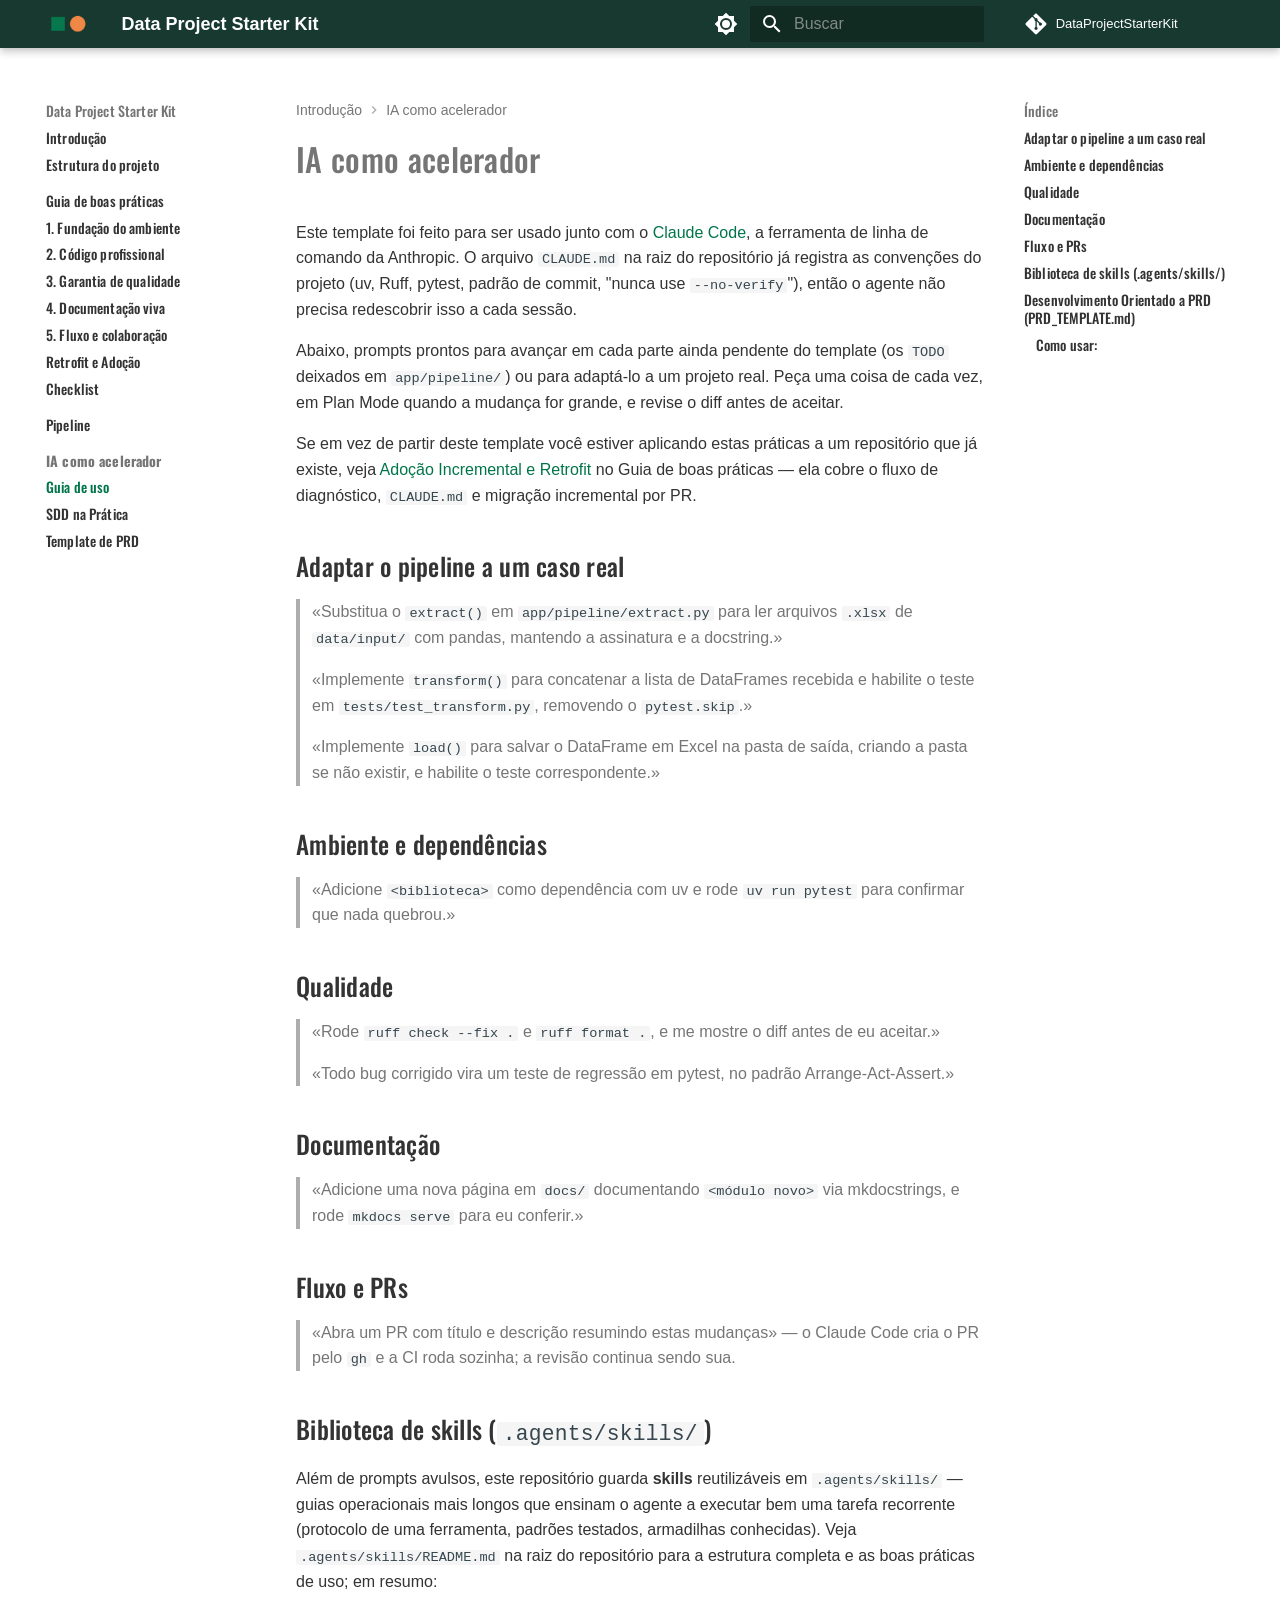
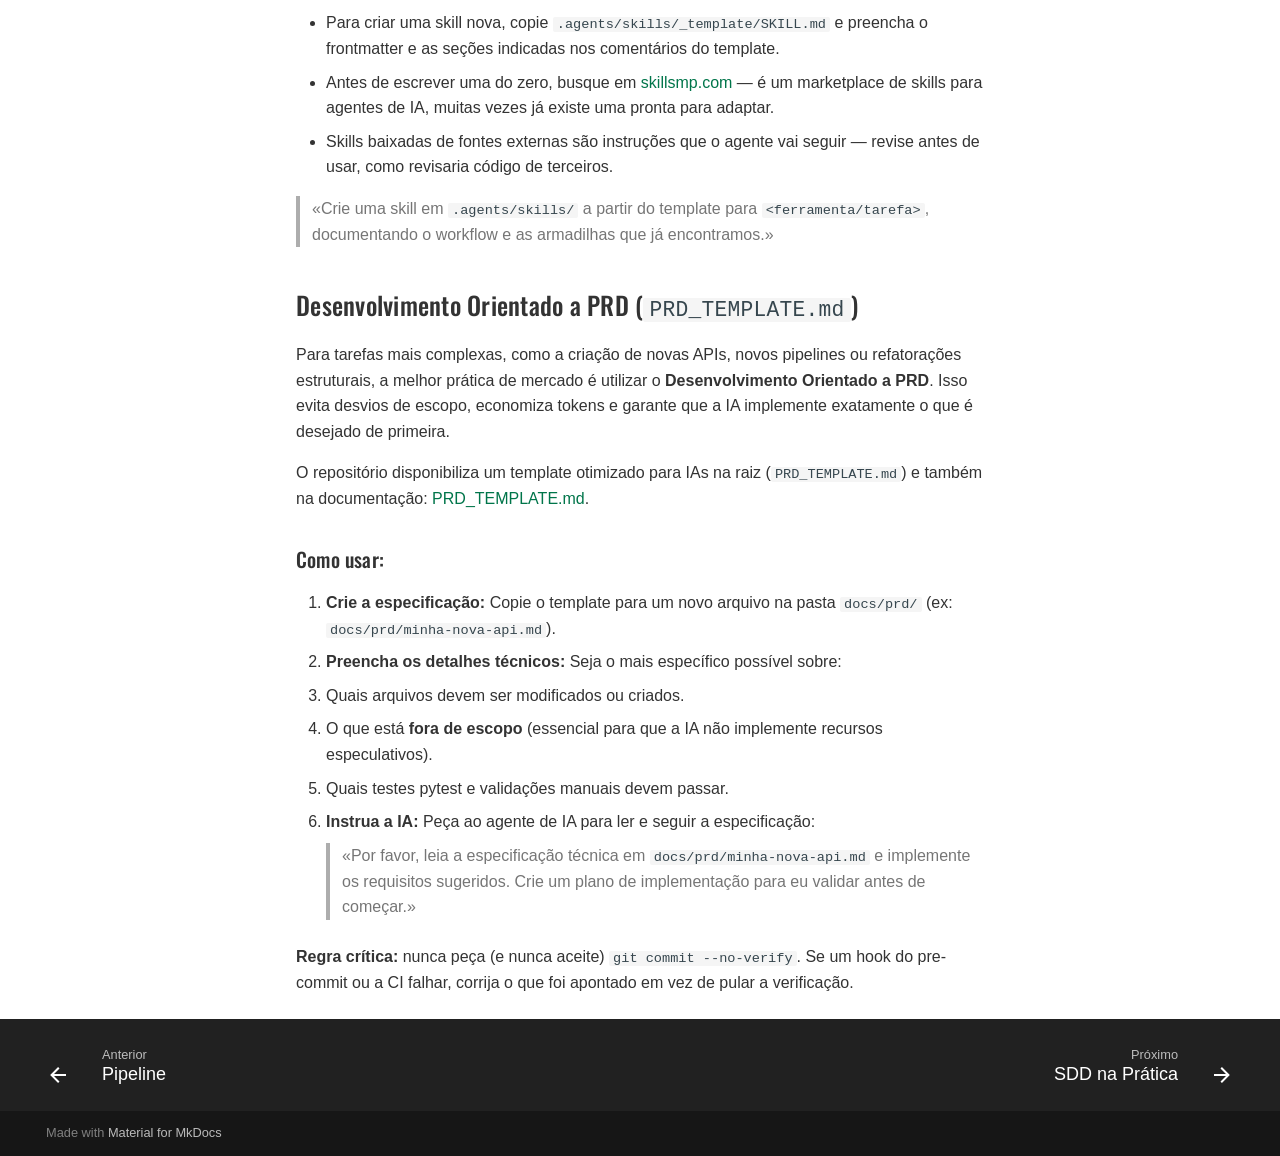
<file: ia-como-acelerador/index.html>
<!doctype html>
<html lang="pt" class="no-js">
  <head>
    
      <meta charset="utf-8">
      <meta name="viewport" content="width=device-width,initial-scale=1">
      
        <meta name="description" content="Template padronizado para projetos de engenharia, ciência e análise de dados.">
      
      
      
      
        <link rel="prev" href="../pipeline/">
      
      
        <link rel="next" href="../sdd/">
      
      
        
      
      
      <link rel="icon" href="../assets/pattern.png">
      <meta name="generator" content="mkdocs-1.6.1, mkdocs-material-9.7.7">
    
    
      
        <title>Guia de uso - Data Project Starter Kit</title>
      
    
    
      <link rel="stylesheet" href="../assets/stylesheets/main.ec1eaa64.min.css">
      
        
        <link rel="stylesheet" href="../assets/stylesheets/palette.ab4e12ef.min.css">
      
      


    
    
      
    
    
      
    
    
      <link rel="stylesheet" href="../assets/_mkdocstrings.css">
    
      <link rel="stylesheet" href="../stylesheets/extra.css">
    
    <script>__md_scope=new URL("..",location),__md_hash=e=>[...e].reduce(((e,_)=>(e<<5)-e+_.charCodeAt(0)),0),__md_get=(e,_=localStorage,t=__md_scope)=>JSON.parse(_.getItem(t.pathname+"."+e)),__md_set=(e,_,t=localStorage,a=__md_scope)=>{try{t.setItem(a.pathname+"."+e,JSON.stringify(_))}catch(e){}}</script>
    
      

    
    
  </head>
  
  
    
    
      
    
    
    
    
    <body dir="ltr" data-md-color-scheme="default" data-md-color-primary="green" data-md-color-accent="orange">
  
    
    <input class="md-toggle" data-md-toggle="drawer" type="checkbox" id="__drawer" autocomplete="off">
    <input class="md-toggle" data-md-toggle="search" type="checkbox" id="__search" autocomplete="off">
    <label class="md-overlay" for="__drawer"></label>
    <div data-md-component="skip">
      
        
        <a href="#ia-como-acelerador" class="md-skip">
          Pular para conteúdo
        </a>
      
    </div>
    <div data-md-component="announce">
      
    </div>
    
    
      

  

<header class="md-header md-header--shadow" data-md-component="header">
  <nav class="md-header__inner md-grid" aria-label="Cabeçalho">
    <a href=".." title="Data Project Starter Kit" class="md-header__button md-logo" aria-label="Data Project Starter Kit" data-md-component="logo">
      
  <img src="../assets/pattern.png" alt="logo">

    </a>
    <label class="md-header__button md-icon" for="__drawer">
      
      <svg xmlns="http://www.w3.org/2000/svg" viewBox="0 0 24 24"><path d="M3 6h18v2H3zm0 5h18v2H3zm0 5h18v2H3z"/></svg>
    </label>
    <div class="md-header__title" data-md-component="header-title">
      <div class="md-header__ellipsis">
        <div class="md-header__topic">
          <span class="md-ellipsis">
            Data Project Starter Kit
          </span>
        </div>
        <div class="md-header__topic" data-md-component="header-topic">
          <span class="md-ellipsis">
            
              Guia de uso
            
          </span>
        </div>
      </div>
    </div>
    
      
        <form class="md-header__option" data-md-component="palette">
  
    
    
    
    <input class="md-option" data-md-color-media="(prefers-color-scheme: light)" data-md-color-scheme="default" data-md-color-primary="green" data-md-color-accent="orange"  aria-label="Mudar para modo escuro"  type="radio" name="__palette" id="__palette_0">
    
      <label class="md-header__button md-icon" title="Mudar para modo escuro" for="__palette_1" hidden>
        <svg xmlns="http://www.w3.org/2000/svg" viewBox="0 0 24 24"><path d="M12 8a4 4 0 0 0-4 4 4 4 0 0 0 4 4 4 4 0 0 0 4-4 4 4 0 0 0-4-4m0 10a6 6 0 0 1-6-6 6 6 0 0 1 6-6 6 6 0 0 1 6 6 6 6 0 0 1-6 6m8-9.31V4h-4.69L12 .69 8.69 4H4v4.69L.69 12 4 15.31V20h4.69L12 23.31 15.31 20H20v-4.69L23.31 12z"/></svg>
      </label>
    
  
    
    
    
    <input class="md-option" data-md-color-media="(prefers-color-scheme: dark)" data-md-color-scheme="slate" data-md-color-primary="green" data-md-color-accent="orange"  aria-label="Mudar para modo claro"  type="radio" name="__palette" id="__palette_1">
    
      <label class="md-header__button md-icon" title="Mudar para modo claro" for="__palette_0" hidden>
        <svg xmlns="http://www.w3.org/2000/svg" viewBox="0 0 24 24"><path d="M12 18c-.89 0-1.74-.2-2.5-.55C11.56 16.5 13 14.42 13 12s-1.44-4.5-3.5-5.45C10.26 6.2 11.11 6 12 6a6 6 0 0 1 6 6 6 6 0 0 1-6 6m8-9.31V4h-4.69L12 .69 8.69 4H4v4.69L.69 12 4 15.31V20h4.69L12 23.31 15.31 20H20v-4.69L23.31 12z"/></svg>
      </label>
    
  
</form>
      
    
    
      <script>var palette=__md_get("__palette");if(palette&&palette.color){if("(prefers-color-scheme)"===palette.color.media){var media=matchMedia("(prefers-color-scheme: light)"),input=document.querySelector(media.matches?"[data-md-color-media='(prefers-color-scheme: light)']":"[data-md-color-media='(prefers-color-scheme: dark)']");palette.color.media=input.getAttribute("data-md-color-media"),palette.color.scheme=input.getAttribute("data-md-color-scheme"),palette.color.primary=input.getAttribute("data-md-color-primary"),palette.color.accent=input.getAttribute("data-md-color-accent")}for(var[key,value]of Object.entries(palette.color))document.body.setAttribute("data-md-color-"+key,value)}</script>
    
    
    
      
      
        <label class="md-header__button md-icon" for="__search">
          
          <svg xmlns="http://www.w3.org/2000/svg" viewBox="0 0 24 24"><path d="M9.5 3A6.5 6.5 0 0 1 16 9.5c0 1.61-.59 3.09-1.56 4.23l.27.27h.79l5 5-1.5 1.5-5-5v-.79l-.27-.27A6.52 6.52 0 0 1 9.5 16 6.5 6.5 0 0 1 3 9.5 6.5 6.5 0 0 1 9.5 3m0 2C7 5 5 7 5 9.5S7 14 9.5 14 14 12 14 9.5 12 5 9.5 5"/></svg>
        </label>
        <div class="md-search" data-md-component="search" role="dialog">
  <label class="md-search__overlay" for="__search"></label>
  <div class="md-search__inner" role="search">
    <form class="md-search__form" name="search">
      <input type="text" class="md-search__input" name="query" aria-label="Buscar" placeholder="Buscar" autocapitalize="off" autocorrect="off" autocomplete="off" spellcheck="false" data-md-component="search-query" required>
      <label class="md-search__icon md-icon" for="__search">
        
        <svg xmlns="http://www.w3.org/2000/svg" viewBox="0 0 24 24"><path d="M9.5 3A6.5 6.5 0 0 1 16 9.5c0 1.61-.59 3.09-1.56 4.23l.27.27h.79l5 5-1.5 1.5-5-5v-.79l-.27-.27A6.52 6.52 0 0 1 9.5 16 6.5 6.5 0 0 1 3 9.5 6.5 6.5 0 0 1 9.5 3m0 2C7 5 5 7 5 9.5S7 14 9.5 14 14 12 14 9.5 12 5 9.5 5"/></svg>
        
        <svg xmlns="http://www.w3.org/2000/svg" viewBox="0 0 24 24"><path d="M20 11v2H8l5.5 5.5-1.42 1.42L4.16 12l7.92-7.92L13.5 5.5 8 11z"/></svg>
      </label>
      <nav class="md-search__options" aria-label="Pesquisar">
        
        <button type="reset" class="md-search__icon md-icon" title="Limpar" aria-label="Limpar" tabindex="-1">
          
          <svg xmlns="http://www.w3.org/2000/svg" viewBox="0 0 24 24"><path d="M19 6.41 17.59 5 12 10.59 6.41 5 5 6.41 10.59 12 5 17.59 6.41 19 12 13.41 17.59 19 19 17.59 13.41 12z"/></svg>
        </button>
      </nav>
      
    </form>
    <div class="md-search__output">
      <div class="md-search__scrollwrap" tabindex="0" data-md-scrollfix>
        <div class="md-search-result" data-md-component="search-result">
          <div class="md-search-result__meta">
            Inicializando busca
          </div>
          <ol class="md-search-result__list" role="presentation"></ol>
        </div>
      </div>
    </div>
  </div>
</div>
      
    
    
      <div class="md-header__source">
        <a href="https://github.com/filipimr/Data-Project-Starter-Kit" title="Ir para repositório" class="md-source" data-md-component="source">
  <div class="md-source__icon md-icon">
    
    <svg xmlns="http://www.w3.org/2000/svg" viewBox="0 0 448 512"><!--! Font Awesome Free 7.1.0 by @fontawesome - https://fontawesome.com License - https://fontawesome.com/license/free (Icons: CC BY 4.0, Fonts: SIL OFL 1.1, Code: MIT License) Copyright 2025 Fonticons, Inc.--><path d="M439.6 236.1 244 40.5c-5.4-5.5-12.8-8.5-20.4-8.5s-15 3-20.4 8.4L162.5 81l51.5 51.5c27.1-9.1 52.7 16.8 43.4 43.7l49.7 49.7c34.2-11.8 61.2 31 35.5 56.7-26.5 26.5-70.2-2.9-56-37.3L240.3 199v121.9c25.3 12.5 22.3 41.8 9.1 55-6.4 6.4-15.2 10.1-24.3 10.1s-17.8-3.6-24.3-10.1c-17.6-17.6-11.1-46.9 11.2-56v-123c-20.8-8.5-24.6-30.7-18.6-45L142.6 101 8.5 235.1C3 240.6 0 247.9 0 255.5s3 15 8.5 20.4l195.6 195.7c5.4 5.4 12.7 8.4 20.4 8.4s15-3 20.4-8.4l194.7-194.7c5.4-5.4 8.4-12.8 8.4-20.4s-3-15-8.4-20.4"/></svg>
  </div>
  <div class="md-source__repository">
    DataProjectStarterKit
  </div>
</a>
      </div>
    
  </nav>
  
</header>
    
    <div class="md-container" data-md-component="container">
      
      
        
          
        
      
      <main class="md-main" data-md-component="main">
        <div class="md-main__inner md-grid">
          
            
              
              <div class="md-sidebar md-sidebar--primary" data-md-component="sidebar" data-md-type="navigation" >
                <div class="md-sidebar__scrollwrap">
                  <div class="md-sidebar__inner">
                    



<nav class="md-nav md-nav--primary" aria-label="Navegação" data-md-level="0">
  <label class="md-nav__title" for="__drawer">
    <a href=".." title="Data Project Starter Kit" class="md-nav__button md-logo" aria-label="Data Project Starter Kit" data-md-component="logo">
      
  <img src="../assets/pattern.png" alt="logo">

    </a>
    Data Project Starter Kit
  </label>
  
    <div class="md-nav__source">
      <a href="https://github.com/filipimr/Data-Project-Starter-Kit" title="Ir para repositório" class="md-source" data-md-component="source">
  <div class="md-source__icon md-icon">
    
    <svg xmlns="http://www.w3.org/2000/svg" viewBox="0 0 448 512"><!--! Font Awesome Free 7.1.0 by @fontawesome - https://fontawesome.com License - https://fontawesome.com/license/free (Icons: CC BY 4.0, Fonts: SIL OFL 1.1, Code: MIT License) Copyright 2025 Fonticons, Inc.--><path d="M439.6 236.1 244 40.5c-5.4-5.5-12.8-8.5-20.4-8.5s-15 3-20.4 8.4L162.5 81l51.5 51.5c27.1-9.1 52.7 16.8 43.4 43.7l49.7 49.7c34.2-11.8 61.2 31 35.5 56.7-26.5 26.5-70.2-2.9-56-37.3L240.3 199v121.9c25.3 12.5 22.3 41.8 9.1 55-6.4 6.4-15.2 10.1-24.3 10.1s-17.8-3.6-24.3-10.1c-17.6-17.6-11.1-46.9 11.2-56v-123c-20.8-8.5-24.6-30.7-18.6-45L142.6 101 8.5 235.1C3 240.6 0 247.9 0 255.5s3 15 8.5 20.4l195.6 195.7c5.4 5.4 12.7 8.4 20.4 8.4s15-3 20.4-8.4l194.7-194.7c5.4-5.4 8.4-12.8 8.4-20.4s-3-15-8.4-20.4"/></svg>
  </div>
  <div class="md-source__repository">
    DataProjectStarterKit
  </div>
</a>
    </div>
  
  <ul class="md-nav__list" data-md-scrollfix>
    
      
      
  
  
  
  
    <li class="md-nav__item">
      <a href=".." class="md-nav__link">
        
  
  
  <span class="md-ellipsis">
    
  
    Introdução
  

    
  </span>
  
  

      </a>
    </li>
  

    
      
      
  
  
  
  
    <li class="md-nav__item">
      <a href="../estrutura/" class="md-nav__link">
        
  
  
  <span class="md-ellipsis">
    
  
    Estrutura do projeto
  

    
  </span>
  
  

      </a>
    </li>
  

    
      
      
  
  
  
  
    
    
      
        
          
        
      
        
      
        
      
        
      
        
      
        
      
        
      
        
      
    
    
    
      
        
        
      
    
    
    <li class="md-nav__item md-nav__item--section md-nav__item--nested">
      
        
        
        <input class="md-nav__toggle md-toggle " type="checkbox" id="__nav_3" >
        
          
          <div class="md-nav__link md-nav__container">
            <a href="../guia/" class="md-nav__link ">
              
  
  
  <span class="md-ellipsis">
    
  
    Guia de boas práticas
  

    
  </span>
  
  

            </a>
            
              
              <label class="md-nav__link " for="__nav_3" id="__nav_3_label" tabindex="">
                <span class="md-nav__icon md-icon"></span>
              </label>
            
          </div>
        
        <nav class="md-nav" data-md-level="1" aria-labelledby="__nav_3_label" aria-expanded="false">
          <label class="md-nav__title" for="__nav_3">
            <span class="md-nav__icon md-icon"></span>
            
  
    Guia de boas práticas
  

          </label>
          <ul class="md-nav__list" data-md-scrollfix>
            
              
            
              
                
  
  
  
  
    <li class="md-nav__item">
      <a href="../guia/fundacao/" class="md-nav__link">
        
  
  
  <span class="md-ellipsis">
    
  
    1. Fundação do ambiente
  

    
  </span>
  
  

      </a>
    </li>
  

              
            
              
                
  
  
  
  
    <li class="md-nav__item">
      <a href="../guia/codigo/" class="md-nav__link">
        
  
  
  <span class="md-ellipsis">
    
  
    2. Código profissional
  

    
  </span>
  
  

      </a>
    </li>
  

              
            
              
                
  
  
  
  
    <li class="md-nav__item">
      <a href="../guia/qualidade/" class="md-nav__link">
        
  
  
  <span class="md-ellipsis">
    
  
    3. Garantia de qualidade
  

    
  </span>
  
  

      </a>
    </li>
  

              
            
              
                
  
  
  
  
    <li class="md-nav__item">
      <a href="../guia/documentacao/" class="md-nav__link">
        
  
  
  <span class="md-ellipsis">
    
  
    4. Documentação viva
  

    
  </span>
  
  

      </a>
    </li>
  

              
            
              
                
  
  
  
  
    <li class="md-nav__item">
      <a href="../guia/colaboracao/" class="md-nav__link">
        
  
  
  <span class="md-ellipsis">
    
  
    5. Fluxo e colaboração
  

    
  </span>
  
  

      </a>
    </li>
  

              
            
              
                
  
  
  
  
    <li class="md-nav__item">
      <a href="../guia/retrofit/" class="md-nav__link">
        
  
  
  <span class="md-ellipsis">
    
  
    Retrofit e Adoção
  

    
  </span>
  
  

      </a>
    </li>
  

              
            
              
                
  
  
  
  
    <li class="md-nav__item">
      <a href="../guia/checklist/" class="md-nav__link">
        
  
  
  <span class="md-ellipsis">
    
  
    Checklist
  

    
  </span>
  
  

      </a>
    </li>
  

              
            
          </ul>
        </nav>
      
    </li>
  

    
      
      
  
  
  
  
    <li class="md-nav__item">
      <a href="../pipeline/" class="md-nav__link">
        
  
  
  <span class="md-ellipsis">
    
  
    Pipeline
  

    
  </span>
  
  

      </a>
    </li>
  

    
      
      
  
  
    
  
  
  
    
    
      
        
      
        
      
        
      
    
    
    
      
        
        
      
    
    
    <li class="md-nav__item md-nav__item--active md-nav__item--section md-nav__item--nested">
      
        
        
        <input class="md-nav__toggle md-toggle " type="checkbox" id="__nav_5" checked>
        
          
          <label class="md-nav__link" for="__nav_5" id="__nav_5_label" tabindex="">
            
  
  
  <span class="md-ellipsis">
    
  
    IA como acelerador
  

    
  </span>
  
  

            <span class="md-nav__icon md-icon"></span>
          </label>
        
        <nav class="md-nav" data-md-level="1" aria-labelledby="__nav_5_label" aria-expanded="true">
          <label class="md-nav__title" for="__nav_5">
            <span class="md-nav__icon md-icon"></span>
            
  
    IA como acelerador
  

          </label>
          <ul class="md-nav__list" data-md-scrollfix>
            
              
                
  
  
    
  
  
  
    <li class="md-nav__item md-nav__item--active">
      
      <input class="md-nav__toggle md-toggle" type="checkbox" id="__toc">
      
      
        
      
      
        <label class="md-nav__link md-nav__link--active" for="__toc">
          
  
  
  <span class="md-ellipsis">
    
  
    Guia de uso
  

    
  </span>
  
  

          <span class="md-nav__icon md-icon"></span>
        </label>
      
      <a href="./" class="md-nav__link md-nav__link--active">
        
  
  
  <span class="md-ellipsis">
    
  
    Guia de uso
  

    
  </span>
  
  

      </a>
      
        

<nav class="md-nav md-nav--secondary" aria-label="Índice">
  
  
  
    
  
  
    <label class="md-nav__title" for="__toc">
      <span class="md-nav__icon md-icon"></span>
      Índice
    </label>
    <ul class="md-nav__list" data-md-component="toc" data-md-scrollfix>
      
        <li class="md-nav__item">
  <a href="#adaptar-o-pipeline-a-um-caso-real" class="md-nav__link">
    <span class="md-ellipsis">
      
        Adaptar o pipeline a um caso real
      
    </span>
  </a>
  
</li>
      
        <li class="md-nav__item">
  <a href="#ambiente-e-dependencias" class="md-nav__link">
    <span class="md-ellipsis">
      
        Ambiente e dependências
      
    </span>
  </a>
  
</li>
      
        <li class="md-nav__item">
  <a href="#qualidade" class="md-nav__link">
    <span class="md-ellipsis">
      
        Qualidade
      
    </span>
  </a>
  
</li>
      
        <li class="md-nav__item">
  <a href="#documentacao" class="md-nav__link">
    <span class="md-ellipsis">
      
        Documentação
      
    </span>
  </a>
  
</li>
      
        <li class="md-nav__item">
  <a href="#fluxo-e-prs" class="md-nav__link">
    <span class="md-ellipsis">
      
        Fluxo e PRs
      
    </span>
  </a>
  
</li>
      
        <li class="md-nav__item">
  <a href="#biblioteca-de-skills-agentsskills" class="md-nav__link">
    <span class="md-ellipsis">
      
        Biblioteca de skills (.agents/skills/)
      
    </span>
  </a>
  
</li>
      
        <li class="md-nav__item">
  <a href="#desenvolvimento-orientado-a-prd-prd_templatemd" class="md-nav__link">
    <span class="md-ellipsis">
      
        Desenvolvimento Orientado a PRD (PRD_TEMPLATE.md)
      
    </span>
  </a>
  
    <nav class="md-nav" aria-label="Desenvolvimento Orientado a PRD (PRD_TEMPLATE.md)">
      <ul class="md-nav__list">
        
          <li class="md-nav__item">
  <a href="#como-usar" class="md-nav__link">
    <span class="md-ellipsis">
      
        Como usar:
      
    </span>
  </a>
  
</li>
        
      </ul>
    </nav>
  
</li>
      
    </ul>
  
</nav>
      
    </li>
  

              
            
              
                
  
  
  
  
    <li class="md-nav__item">
      <a href="../sdd/" class="md-nav__link">
        
  
  
  <span class="md-ellipsis">
    
  
    SDD na Prática
  

    
  </span>
  
  

      </a>
    </li>
  

              
            
              
                
  
  
  
  
    <li class="md-nav__item">
      <a href="../prd-template/" class="md-nav__link">
        
  
  
  <span class="md-ellipsis">
    
  
    Template de PRD
  

    
  </span>
  
  

      </a>
    </li>
  

              
            
          </ul>
        </nav>
      
    </li>
  

    
  </ul>
</nav>
                  </div>
                </div>
              </div>
            
            
              
              <div class="md-sidebar md-sidebar--secondary" data-md-component="sidebar" data-md-type="toc" >
                <div class="md-sidebar__scrollwrap">
                  <div class="md-sidebar__inner">
                    

<nav class="md-nav md-nav--secondary" aria-label="Índice">
  
  
  
    
  
  
    <label class="md-nav__title" for="__toc">
      <span class="md-nav__icon md-icon"></span>
      Índice
    </label>
    <ul class="md-nav__list" data-md-component="toc" data-md-scrollfix>
      
        <li class="md-nav__item">
  <a href="#adaptar-o-pipeline-a-um-caso-real" class="md-nav__link">
    <span class="md-ellipsis">
      
        Adaptar o pipeline a um caso real
      
    </span>
  </a>
  
</li>
      
        <li class="md-nav__item">
  <a href="#ambiente-e-dependencias" class="md-nav__link">
    <span class="md-ellipsis">
      
        Ambiente e dependências
      
    </span>
  </a>
  
</li>
      
        <li class="md-nav__item">
  <a href="#qualidade" class="md-nav__link">
    <span class="md-ellipsis">
      
        Qualidade
      
    </span>
  </a>
  
</li>
      
        <li class="md-nav__item">
  <a href="#documentacao" class="md-nav__link">
    <span class="md-ellipsis">
      
        Documentação
      
    </span>
  </a>
  
</li>
      
        <li class="md-nav__item">
  <a href="#fluxo-e-prs" class="md-nav__link">
    <span class="md-ellipsis">
      
        Fluxo e PRs
      
    </span>
  </a>
  
</li>
      
        <li class="md-nav__item">
  <a href="#biblioteca-de-skills-agentsskills" class="md-nav__link">
    <span class="md-ellipsis">
      
        Biblioteca de skills (.agents/skills/)
      
    </span>
  </a>
  
</li>
      
        <li class="md-nav__item">
  <a href="#desenvolvimento-orientado-a-prd-prd_templatemd" class="md-nav__link">
    <span class="md-ellipsis">
      
        Desenvolvimento Orientado a PRD (PRD_TEMPLATE.md)
      
    </span>
  </a>
  
    <nav class="md-nav" aria-label="Desenvolvimento Orientado a PRD (PRD_TEMPLATE.md)">
      <ul class="md-nav__list">
        
          <li class="md-nav__item">
  <a href="#como-usar" class="md-nav__link">
    <span class="md-ellipsis">
      
        Como usar:
      
    </span>
  </a>
  
</li>
        
      </ul>
    </nav>
  
</li>
      
    </ul>
  
</nav>
                  </div>
                </div>
              </div>
            
          
          
            <div class="md-content" data-md-component="content">
              
                



  


  <nav class="md-path" aria-label="Navegação" >
    <ol class="md-path__list">
      
        
  
  
    <li class="md-path__item">
      <a href=".." class="md-path__link">
        
  <span class="md-ellipsis">
    Introdução
  </span>

      </a>
    </li>
  

      
      
        
  
  
    
    
      <li class="md-path__item">
        <a href="./" class="md-path__link">
          
  <span class="md-ellipsis">
    IA como acelerador
  </span>

        </a>
      </li>
    
  

      
    </ol>
  </nav>

              
              <article class="md-content__inner md-typeset">
                
                  


  
  


<h1 id="ia-como-acelerador">IA como acelerador</h1>
<p>Este template foi feito para ser usado junto com o
<a href="https://docs.claude.com/en/docs/claude-code/overview">Claude Code</a>, a
ferramenta de linha de comando da Anthropic. O arquivo <code>CLAUDE.md</code> na raiz
do repositório já registra as convenções do projeto (uv, Ruff, pytest,
padrão de commit, "nunca use <code>--no-verify</code>"), então o agente não precisa
redescobrir isso a cada sessão.</p>
<p>Abaixo, prompts prontos para avançar em cada parte ainda pendente do
template (os <code>TODO</code> deixados em <code>app/pipeline/</code>) ou para adaptá-lo a um
projeto real. Peça uma coisa de cada vez, em Plan Mode quando a mudança for
grande, e revise o diff antes de aceitar.</p>
<p>Se em vez de partir deste template você estiver aplicando estas práticas a
um repositório que já existe, veja <a href="../guia/retrofit/">Adoção Incremental e Retrofit</a>
no Guia de boas práticas — ela cobre o fluxo de diagnóstico, <code>CLAUDE.md</code> e
migração incremental por PR.</p>
<h2 id="adaptar-o-pipeline-a-um-caso-real">Adaptar o pipeline a um caso real</h2>
<blockquote>
<p>«Substitua o <code>extract()</code> em <code>app/pipeline/extract.py</code> para ler arquivos
<code>.xlsx</code> de <code>data/input/</code> com pandas, mantendo a assinatura e a docstring.»</p>
<p>«Implemente <code>transform()</code> para concatenar a lista de DataFrames recebida e
habilite o teste em <code>tests/test_transform.py</code>, removendo o
<code>pytest.skip</code>.»</p>
<p>«Implemente <code>load()</code> para salvar o DataFrame em Excel na pasta de saída,
criando a pasta se não existir, e habilite o teste correspondente.»</p>
</blockquote>
<h2 id="ambiente-e-dependencias">Ambiente e dependências</h2>
<blockquote>
<p>«Adicione <code>&lt;biblioteca&gt;</code> como dependência com uv e rode <code>uv run pytest</code>
para confirmar que nada quebrou.»</p>
</blockquote>
<h2 id="qualidade">Qualidade</h2>
<blockquote>
<p>«Rode <code>ruff check --fix .</code> e <code>ruff format .</code>, e me mostre o diff antes de
eu aceitar.»</p>
<p>«Todo bug corrigido vira um teste de regressão em pytest, no padrão
Arrange-Act-Assert.»</p>
</blockquote>
<h2 id="documentacao">Documentação</h2>
<blockquote>
<p>«Adicione uma nova página em <code>docs/</code> documentando <code>&lt;módulo novo&gt;</code> via
mkdocstrings, e rode <code>mkdocs serve</code> para eu conferir.»</p>
</blockquote>
<h2 id="fluxo-e-prs">Fluxo e PRs</h2>
<blockquote>
<p>«Abra um PR com título e descrição resumindo estas mudanças» — o Claude
Code cria o PR pelo <code>gh</code> e a CI roda sozinha; a revisão continua sendo
sua.</p>
</blockquote>
<h2 id="biblioteca-de-skills-agentsskills">Biblioteca de skills (<code>.agents/skills/</code>)</h2>
<p>Além de prompts avulsos, este repositório guarda <strong>skills</strong> reutilizáveis
em <code>.agents/skills/</code> — guias operacionais mais longos que ensinam o agente
a executar bem uma tarefa recorrente (protocolo de uma ferramenta, padrões
testados, armadilhas conhecidas). Veja <code>.agents/skills/README.md</code> na raiz
do repositório para a estrutura completa e as boas práticas de uso; em
resumo:</p>
<ul>
<li>Para criar uma skill nova, copie <code>.agents/skills/_template/SKILL.md</code> e
  preencha o frontmatter e as seções indicadas nos comentários do template.</li>
<li>Antes de escrever uma do zero, busque em
  <a href="https://skillsmp.com/">skillsmp.com</a> — é um marketplace de skills para
  agentes de IA, muitas vezes já existe uma pronta para adaptar.</li>
<li>Skills baixadas de fontes externas são instruções que o agente vai
  seguir — revise antes de usar, como revisaria código de terceiros.</li>
</ul>
<blockquote>
<p>«Crie uma skill em <code>.agents/skills/</code> a partir do template para
<code>&lt;ferramenta/tarefa&gt;</code>, documentando o workflow e as armadilhas que já
encontramos.»</p>
</blockquote>
<h2 id="desenvolvimento-orientado-a-prd-prd_templatemd">Desenvolvimento Orientado a PRD (<code>PRD_TEMPLATE.md</code>)</h2>
<p>Para tarefas mais complexas, como a criação de novas APIs, novos pipelines ou refatorações estruturais, a melhor prática de mercado é utilizar o <strong>Desenvolvimento Orientado a PRD</strong>. Isso evita desvios de escopo, economiza tokens e garante que a IA implemente exatamente o que é desejado de primeira.</p>
<p>O repositório disponibiliza um template otimizado para IAs na raiz (<code>PRD_TEMPLATE.md</code>) e também na documentação: <a href="../prd-template/">PRD_TEMPLATE.md</a>.</p>
<h3 id="como-usar">Como usar:</h3>
<ol>
<li><strong>Crie a especificação:</strong> Copie o template para um novo arquivo na pasta <code>docs/prd/</code> (ex: <code>docs/prd/minha-nova-api.md</code>).</li>
<li><strong>Preencha os detalhes técnicos:</strong> Seja o mais específico possível sobre:</li>
<li>Quais arquivos devem ser modificados ou criados.</li>
<li>O que está <strong>fora de escopo</strong> (essencial para que a IA não implemente recursos especulativos).</li>
<li>Quais testes pytest e validações manuais devem passar.</li>
<li><strong>Instrua a IA:</strong> Peça ao agente de IA para ler e seguir a especificação:<blockquote>
<p>«Por favor, leia a especificação técnica em <code>docs/prd/minha-nova-api.md</code> e implemente os requisitos sugeridos. Crie um plano de implementação para eu validar antes de começar.»</p>
</blockquote>
</li>
</ol>
<p><strong>Regra crítica:</strong> nunca peça (e nunca aceite) <code>git commit --no-verify</code>. Se
um hook do pre-commit ou a CI falhar, corrija o que foi apontado em vez de
pular a verificação.</p>












                
              </article>
            </div>
          
          
  <script>var tabs=__md_get("__tabs");if(Array.isArray(tabs))e:for(var set of document.querySelectorAll(".tabbed-set")){var labels=set.querySelector(".tabbed-labels");for(var tab of tabs)for(var label of labels.getElementsByTagName("label"))if(label.innerText.trim()===tab){var input=document.getElementById(label.htmlFor);input.checked=!0;continue e}}</script>

<script>var target=document.getElementById(location.hash.slice(1));target&&target.name&&(target.checked=target.name.startsWith("__tabbed_"))</script>
        </div>
        
          <button type="button" class="md-top md-icon" data-md-component="top" hidden>
  
  <svg xmlns="http://www.w3.org/2000/svg" viewBox="0 0 24 24"><path d="M13 20h-2V8l-5.5 5.5-1.42-1.42L12 4.16l7.92 7.92-1.42 1.42L13 8z"/></svg>
  Voltar para o topo
</button>
        
      </main>
      
        <footer class="md-footer">
  
    
      
      <nav class="md-footer__inner md-grid" aria-label="Rodapé" >
        
          
          <a href="../pipeline/" class="md-footer__link md-footer__link--prev" aria-label="Anterior: Pipeline">
            <div class="md-footer__button md-icon">
              
              <svg xmlns="http://www.w3.org/2000/svg" viewBox="0 0 24 24"><path d="M20 11v2H8l5.5 5.5-1.42 1.42L4.16 12l7.92-7.92L13.5 5.5 8 11z"/></svg>
            </div>
            <div class="md-footer__title">
              <span class="md-footer__direction">
                Anterior
              </span>
              <div class="md-ellipsis">
                Pipeline
              </div>
            </div>
          </a>
        
        
          
          <a href="../sdd/" class="md-footer__link md-footer__link--next" aria-label="Próximo: SDD na Prática">
            <div class="md-footer__title">
              <span class="md-footer__direction">
                Próximo
              </span>
              <div class="md-ellipsis">
                SDD na Prática
              </div>
            </div>
            <div class="md-footer__button md-icon">
              
              <svg xmlns="http://www.w3.org/2000/svg" viewBox="0 0 24 24"><path d="M4 11v2h12l-5.5 5.5 1.42 1.42L19.84 12l-7.92-7.92L10.5 5.5 16 11z"/></svg>
            </div>
          </a>
        
      </nav>
    
  
  <div class="md-footer-meta md-typeset">
    <div class="md-footer-meta__inner md-grid">
      <div class="md-copyright">
  
  
    Made with
    <a href="https://squidfunk.github.io/mkdocs-material/" target="_blank" rel="noopener">
      Material for MkDocs
    </a>
  
</div>
      
    </div>
  </div>
</footer>
      
    </div>
    <div class="md-dialog" data-md-component="dialog">
      <div class="md-dialog__inner md-typeset"></div>
    </div>
    
      <div class="md-progress" data-md-component="progress" role="progressbar"></div>
    
    
    
      
      
      <script id="__config" type="application/json">{"annotate": null, "base": "..", "features": ["navigation.path", "navigation.instant", "navigation.instant.prefetch", "navigation.instant.progress", "navigation.sections", "navigation.indexes", "navigation.tracking", "content.code.annotate", "toc.follow", "navigation.footer", "navigation.top", "content.code.copy", "content.tabs.link"], "search": "../assets/javascripts/workers/search.2c215733.min.js", "tags": null, "translations": {"clipboard.copied": "Copiado para \u00e1rea de transfer\u00eancia", "clipboard.copy": "Copiar para \u00e1rea de transfer\u00eancia", "search.result.more.one": "mais 1 nesta p\u00e1gina", "search.result.more.other": "# mais nesta p\u00e1gina", "search.result.none": "Nenhum documento encontrado", "search.result.one": "1 documento encontrado", "search.result.other": "# documentos encontrados", "search.result.placeholder": "Digite para iniciar a busca", "search.result.term.missing": "Ausente", "select.version": "Selecione a vers\u00e3o"}, "version": null}</script>
    
    
      <script src="../assets/javascripts/bundle.d7400e89.min.js"></script>
      
    
  </body>
</html>
</file>
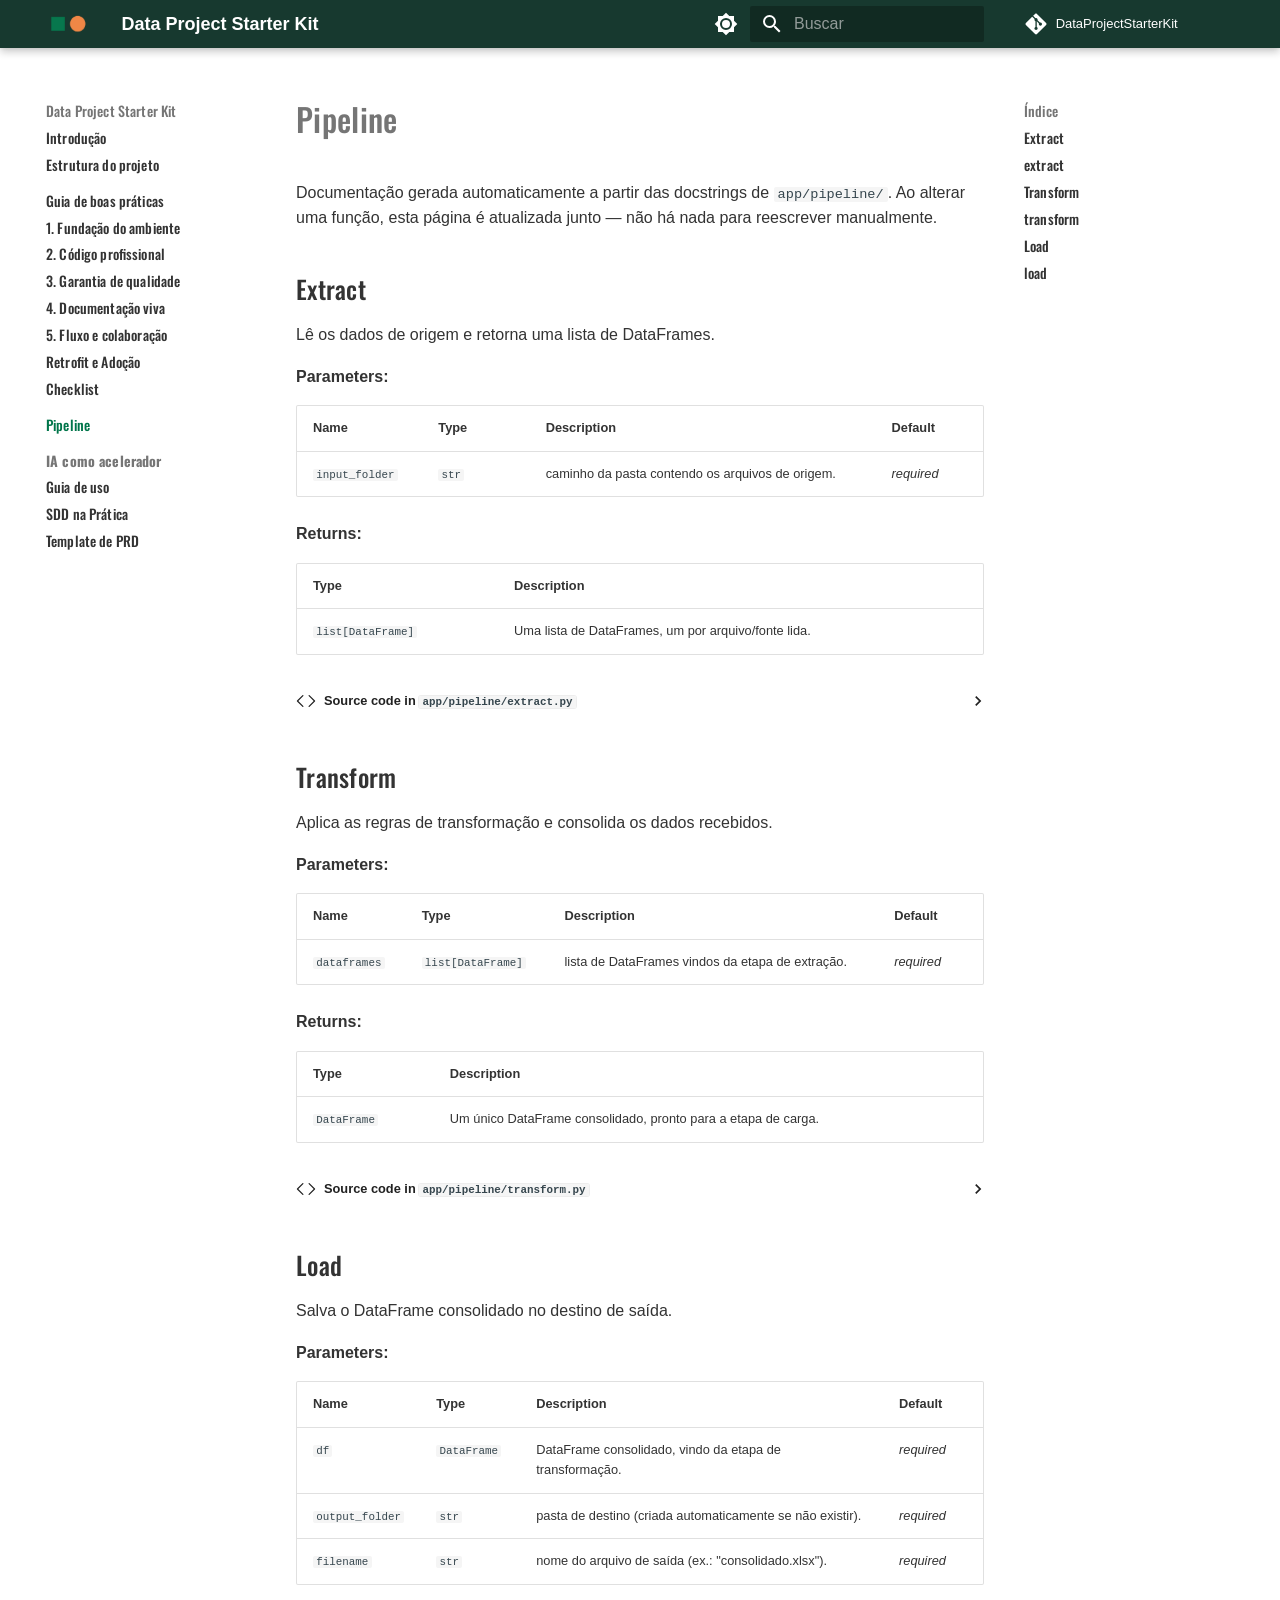
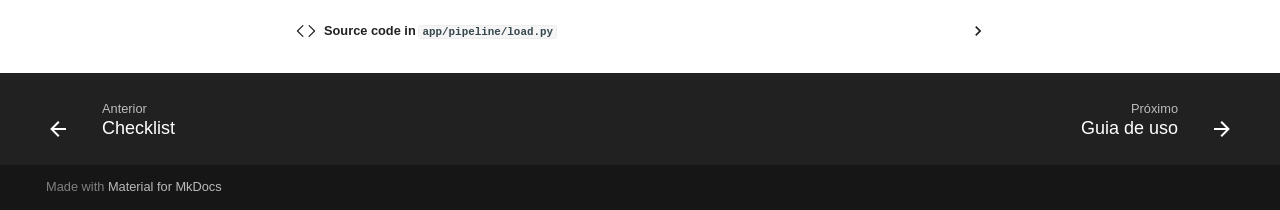
<file: pipeline/index.html>
<!doctype html>
<html lang="pt" class="no-js">
  <head>
    
      <meta charset="utf-8">
      <meta name="viewport" content="width=device-width,initial-scale=1">
      
        <meta name="description" content="Template padronizado para projetos de engenharia, ciência e análise de dados.">
      
      
      
      
        <link rel="prev" href="../guia/checklist/">
      
      
        <link rel="next" href="../ia-como-acelerador/">
      
      
        
      
      
      <link rel="icon" href="../assets/pattern.png">
      <meta name="generator" content="mkdocs-1.6.1, mkdocs-material-9.7.7">
    
    
      
        <title>Pipeline - Data Project Starter Kit</title>
      
    
    
      <link rel="stylesheet" href="../assets/stylesheets/main.ec1eaa64.min.css">
      
        
        <link rel="stylesheet" href="../assets/stylesheets/palette.ab4e12ef.min.css">
      
      


    
    
      
    
    
      
    
    
      <link rel="stylesheet" href="../assets/_mkdocstrings.css">
    
      <link rel="stylesheet" href="../stylesheets/extra.css">
    
    <script>__md_scope=new URL("..",location),__md_hash=e=>[...e].reduce(((e,_)=>(e<<5)-e+_.charCodeAt(0)),0),__md_get=(e,_=localStorage,t=__md_scope)=>JSON.parse(_.getItem(t.pathname+"."+e)),__md_set=(e,_,t=localStorage,a=__md_scope)=>{try{t.setItem(a.pathname+"."+e,JSON.stringify(_))}catch(e){}}</script>
    
      

    
    
  </head>
  
  
    
    
      
    
    
    
    
    <body dir="ltr" data-md-color-scheme="default" data-md-color-primary="green" data-md-color-accent="orange">
  
    
    <input class="md-toggle" data-md-toggle="drawer" type="checkbox" id="__drawer" autocomplete="off">
    <input class="md-toggle" data-md-toggle="search" type="checkbox" id="__search" autocomplete="off">
    <label class="md-overlay" for="__drawer"></label>
    <div data-md-component="skip">
      
        
        <a href="#pipeline" class="md-skip">
          Pular para conteúdo
        </a>
      
    </div>
    <div data-md-component="announce">
      
    </div>
    
    
      

  

<header class="md-header md-header--shadow" data-md-component="header">
  <nav class="md-header__inner md-grid" aria-label="Cabeçalho">
    <a href=".." title="Data Project Starter Kit" class="md-header__button md-logo" aria-label="Data Project Starter Kit" data-md-component="logo">
      
  <img src="../assets/pattern.png" alt="logo">

    </a>
    <label class="md-header__button md-icon" for="__drawer">
      
      <svg xmlns="http://www.w3.org/2000/svg" viewBox="0 0 24 24"><path d="M3 6h18v2H3zm0 5h18v2H3zm0 5h18v2H3z"/></svg>
    </label>
    <div class="md-header__title" data-md-component="header-title">
      <div class="md-header__ellipsis">
        <div class="md-header__topic">
          <span class="md-ellipsis">
            Data Project Starter Kit
          </span>
        </div>
        <div class="md-header__topic" data-md-component="header-topic">
          <span class="md-ellipsis">
            
              Pipeline
            
          </span>
        </div>
      </div>
    </div>
    
      
        <form class="md-header__option" data-md-component="palette">
  
    
    
    
    <input class="md-option" data-md-color-media="(prefers-color-scheme: light)" data-md-color-scheme="default" data-md-color-primary="green" data-md-color-accent="orange"  aria-label="Mudar para modo escuro"  type="radio" name="__palette" id="__palette_0">
    
      <label class="md-header__button md-icon" title="Mudar para modo escuro" for="__palette_1" hidden>
        <svg xmlns="http://www.w3.org/2000/svg" viewBox="0 0 24 24"><path d="M12 8a4 4 0 0 0-4 4 4 4 0 0 0 4 4 4 4 0 0 0 4-4 4 4 0 0 0-4-4m0 10a6 6 0 0 1-6-6 6 6 0 0 1 6-6 6 6 0 0 1 6 6 6 6 0 0 1-6 6m8-9.31V4h-4.69L12 .69 8.69 4H4v4.69L.69 12 4 15.31V20h4.69L12 23.31 15.31 20H20v-4.69L23.31 12z"/></svg>
      </label>
    
  
    
    
    
    <input class="md-option" data-md-color-media="(prefers-color-scheme: dark)" data-md-color-scheme="slate" data-md-color-primary="green" data-md-color-accent="orange"  aria-label="Mudar para modo claro"  type="radio" name="__palette" id="__palette_1">
    
      <label class="md-header__button md-icon" title="Mudar para modo claro" for="__palette_0" hidden>
        <svg xmlns="http://www.w3.org/2000/svg" viewBox="0 0 24 24"><path d="M12 18c-.89 0-1.74-.2-2.5-.55C11.56 16.5 13 14.42 13 12s-1.44-4.5-3.5-5.45C10.26 6.2 11.11 6 12 6a6 6 0 0 1 6 6 6 6 0 0 1-6 6m8-9.31V4h-4.69L12 .69 8.69 4H4v4.69L.69 12 4 15.31V20h4.69L12 23.31 15.31 20H20v-4.69L23.31 12z"/></svg>
      </label>
    
  
</form>
      
    
    
      <script>var palette=__md_get("__palette");if(palette&&palette.color){if("(prefers-color-scheme)"===palette.color.media){var media=matchMedia("(prefers-color-scheme: light)"),input=document.querySelector(media.matches?"[data-md-color-media='(prefers-color-scheme: light)']":"[data-md-color-media='(prefers-color-scheme: dark)']");palette.color.media=input.getAttribute("data-md-color-media"),palette.color.scheme=input.getAttribute("data-md-color-scheme"),palette.color.primary=input.getAttribute("data-md-color-primary"),palette.color.accent=input.getAttribute("data-md-color-accent")}for(var[key,value]of Object.entries(palette.color))document.body.setAttribute("data-md-color-"+key,value)}</script>
    
    
    
      
      
        <label class="md-header__button md-icon" for="__search">
          
          <svg xmlns="http://www.w3.org/2000/svg" viewBox="0 0 24 24"><path d="M9.5 3A6.5 6.5 0 0 1 16 9.5c0 1.61-.59 3.09-1.56 4.23l.27.27h.79l5 5-1.5 1.5-5-5v-.79l-.27-.27A6.52 6.52 0 0 1 9.5 16 6.5 6.5 0 0 1 3 9.5 6.5 6.5 0 0 1 9.5 3m0 2C7 5 5 7 5 9.5S7 14 9.5 14 14 12 14 9.5 12 5 9.5 5"/></svg>
        </label>
        <div class="md-search" data-md-component="search" role="dialog">
  <label class="md-search__overlay" for="__search"></label>
  <div class="md-search__inner" role="search">
    <form class="md-search__form" name="search">
      <input type="text" class="md-search__input" name="query" aria-label="Buscar" placeholder="Buscar" autocapitalize="off" autocorrect="off" autocomplete="off" spellcheck="false" data-md-component="search-query" required>
      <label class="md-search__icon md-icon" for="__search">
        
        <svg xmlns="http://www.w3.org/2000/svg" viewBox="0 0 24 24"><path d="M9.5 3A6.5 6.5 0 0 1 16 9.5c0 1.61-.59 3.09-1.56 4.23l.27.27h.79l5 5-1.5 1.5-5-5v-.79l-.27-.27A6.52 6.52 0 0 1 9.5 16 6.5 6.5 0 0 1 3 9.5 6.5 6.5 0 0 1 9.5 3m0 2C7 5 5 7 5 9.5S7 14 9.5 14 14 12 14 9.5 12 5 9.5 5"/></svg>
        
        <svg xmlns="http://www.w3.org/2000/svg" viewBox="0 0 24 24"><path d="M20 11v2H8l5.5 5.5-1.42 1.42L4.16 12l7.92-7.92L13.5 5.5 8 11z"/></svg>
      </label>
      <nav class="md-search__options" aria-label="Pesquisar">
        
        <button type="reset" class="md-search__icon md-icon" title="Limpar" aria-label="Limpar" tabindex="-1">
          
          <svg xmlns="http://www.w3.org/2000/svg" viewBox="0 0 24 24"><path d="M19 6.41 17.59 5 12 10.59 6.41 5 5 6.41 10.59 12 5 17.59 6.41 19 12 13.41 17.59 19 19 17.59 13.41 12z"/></svg>
        </button>
      </nav>
      
    </form>
    <div class="md-search__output">
      <div class="md-search__scrollwrap" tabindex="0" data-md-scrollfix>
        <div class="md-search-result" data-md-component="search-result">
          <div class="md-search-result__meta">
            Inicializando busca
          </div>
          <ol class="md-search-result__list" role="presentation"></ol>
        </div>
      </div>
    </div>
  </div>
</div>
      
    
    
      <div class="md-header__source">
        <a href="https://github.com/filipimr/Data-Project-Starter-Kit" title="Ir para repositório" class="md-source" data-md-component="source">
  <div class="md-source__icon md-icon">
    
    <svg xmlns="http://www.w3.org/2000/svg" viewBox="0 0 448 512"><!--! Font Awesome Free 7.1.0 by @fontawesome - https://fontawesome.com License - https://fontawesome.com/license/free (Icons: CC BY 4.0, Fonts: SIL OFL 1.1, Code: MIT License) Copyright 2025 Fonticons, Inc.--><path d="M439.6 236.1 244 40.5c-5.4-5.5-12.8-8.5-20.4-8.5s-15 3-20.4 8.4L162.5 81l51.5 51.5c27.1-9.1 52.7 16.8 43.4 43.7l49.7 49.7c34.2-11.8 61.2 31 35.5 56.7-26.5 26.5-70.2-2.9-56-37.3L240.3 199v121.9c25.3 12.5 22.3 41.8 9.1 55-6.4 6.4-15.2 10.1-24.3 10.1s-17.8-3.6-24.3-10.1c-17.6-17.6-11.1-46.9 11.2-56v-123c-20.8-8.5-24.6-30.7-18.6-45L142.6 101 8.5 235.1C3 240.6 0 247.9 0 255.5s3 15 8.5 20.4l195.6 195.7c5.4 5.4 12.7 8.4 20.4 8.4s15-3 20.4-8.4l194.7-194.7c5.4-5.4 8.4-12.8 8.4-20.4s-3-15-8.4-20.4"/></svg>
  </div>
  <div class="md-source__repository">
    DataProjectStarterKit
  </div>
</a>
      </div>
    
  </nav>
  
</header>
    
    <div class="md-container" data-md-component="container">
      
      
        
          
        
      
      <main class="md-main" data-md-component="main">
        <div class="md-main__inner md-grid">
          
            
              
              <div class="md-sidebar md-sidebar--primary" data-md-component="sidebar" data-md-type="navigation" >
                <div class="md-sidebar__scrollwrap">
                  <div class="md-sidebar__inner">
                    



<nav class="md-nav md-nav--primary" aria-label="Navegação" data-md-level="0">
  <label class="md-nav__title" for="__drawer">
    <a href=".." title="Data Project Starter Kit" class="md-nav__button md-logo" aria-label="Data Project Starter Kit" data-md-component="logo">
      
  <img src="../assets/pattern.png" alt="logo">

    </a>
    Data Project Starter Kit
  </label>
  
    <div class="md-nav__source">
      <a href="https://github.com/filipimr/Data-Project-Starter-Kit" title="Ir para repositório" class="md-source" data-md-component="source">
  <div class="md-source__icon md-icon">
    
    <svg xmlns="http://www.w3.org/2000/svg" viewBox="0 0 448 512"><!--! Font Awesome Free 7.1.0 by @fontawesome - https://fontawesome.com License - https://fontawesome.com/license/free (Icons: CC BY 4.0, Fonts: SIL OFL 1.1, Code: MIT License) Copyright 2025 Fonticons, Inc.--><path d="M439.6 236.1 244 40.5c-5.4-5.5-12.8-8.5-20.4-8.5s-15 3-20.4 8.4L162.5 81l51.5 51.5c27.1-9.1 52.7 16.8 43.4 43.7l49.7 49.7c34.2-11.8 61.2 31 35.5 56.7-26.5 26.5-70.2-2.9-56-37.3L240.3 199v121.9c25.3 12.5 22.3 41.8 9.1 55-6.4 6.4-15.2 10.1-24.3 10.1s-17.8-3.6-24.3-10.1c-17.6-17.6-11.1-46.9 11.2-56v-123c-20.8-8.5-24.6-30.7-18.6-45L142.6 101 8.5 235.1C3 240.6 0 247.9 0 255.5s3 15 8.5 20.4l195.6 195.7c5.4 5.4 12.7 8.4 20.4 8.4s15-3 20.4-8.4l194.7-194.7c5.4-5.4 8.4-12.8 8.4-20.4s-3-15-8.4-20.4"/></svg>
  </div>
  <div class="md-source__repository">
    DataProjectStarterKit
  </div>
</a>
    </div>
  
  <ul class="md-nav__list" data-md-scrollfix>
    
      
      
  
  
  
  
    <li class="md-nav__item">
      <a href=".." class="md-nav__link">
        
  
  
  <span class="md-ellipsis">
    
  
    Introdução
  

    
  </span>
  
  

      </a>
    </li>
  

    
      
      
  
  
  
  
    <li class="md-nav__item">
      <a href="../estrutura/" class="md-nav__link">
        
  
  
  <span class="md-ellipsis">
    
  
    Estrutura do projeto
  

    
  </span>
  
  

      </a>
    </li>
  

    
      
      
  
  
  
  
    
    
      
        
          
        
      
        
      
        
      
        
      
        
      
        
      
        
      
        
      
    
    
    
      
        
        
      
    
    
    <li class="md-nav__item md-nav__item--section md-nav__item--nested">
      
        
        
        <input class="md-nav__toggle md-toggle " type="checkbox" id="__nav_3" >
        
          
          <div class="md-nav__link md-nav__container">
            <a href="../guia/" class="md-nav__link ">
              
  
  
  <span class="md-ellipsis">
    
  
    Guia de boas práticas
  

    
  </span>
  
  

            </a>
            
              
              <label class="md-nav__link " for="__nav_3" id="__nav_3_label" tabindex="">
                <span class="md-nav__icon md-icon"></span>
              </label>
            
          </div>
        
        <nav class="md-nav" data-md-level="1" aria-labelledby="__nav_3_label" aria-expanded="false">
          <label class="md-nav__title" for="__nav_3">
            <span class="md-nav__icon md-icon"></span>
            
  
    Guia de boas práticas
  

          </label>
          <ul class="md-nav__list" data-md-scrollfix>
            
              
            
              
                
  
  
  
  
    <li class="md-nav__item">
      <a href="../guia/fundacao/" class="md-nav__link">
        
  
  
  <span class="md-ellipsis">
    
  
    1. Fundação do ambiente
  

    
  </span>
  
  

      </a>
    </li>
  

              
            
              
                
  
  
  
  
    <li class="md-nav__item">
      <a href="../guia/codigo/" class="md-nav__link">
        
  
  
  <span class="md-ellipsis">
    
  
    2. Código profissional
  

    
  </span>
  
  

      </a>
    </li>
  

              
            
              
                
  
  
  
  
    <li class="md-nav__item">
      <a href="../guia/qualidade/" class="md-nav__link">
        
  
  
  <span class="md-ellipsis">
    
  
    3. Garantia de qualidade
  

    
  </span>
  
  

      </a>
    </li>
  

              
            
              
                
  
  
  
  
    <li class="md-nav__item">
      <a href="../guia/documentacao/" class="md-nav__link">
        
  
  
  <span class="md-ellipsis">
    
  
    4. Documentação viva
  

    
  </span>
  
  

      </a>
    </li>
  

              
            
              
                
  
  
  
  
    <li class="md-nav__item">
      <a href="../guia/colaboracao/" class="md-nav__link">
        
  
  
  <span class="md-ellipsis">
    
  
    5. Fluxo e colaboração
  

    
  </span>
  
  

      </a>
    </li>
  

              
            
              
                
  
  
  
  
    <li class="md-nav__item">
      <a href="../guia/retrofit/" class="md-nav__link">
        
  
  
  <span class="md-ellipsis">
    
  
    Retrofit e Adoção
  

    
  </span>
  
  

      </a>
    </li>
  

              
            
              
                
  
  
  
  
    <li class="md-nav__item">
      <a href="../guia/checklist/" class="md-nav__link">
        
  
  
  <span class="md-ellipsis">
    
  
    Checklist
  

    
  </span>
  
  

      </a>
    </li>
  

              
            
          </ul>
        </nav>
      
    </li>
  

    
      
      
  
  
    
  
  
  
    <li class="md-nav__item md-nav__item--active">
      
      <input class="md-nav__toggle md-toggle" type="checkbox" id="__toc">
      
      
        
      
      
        <label class="md-nav__link md-nav__link--active" for="__toc">
          
  
  
  <span class="md-ellipsis">
    
  
    Pipeline
  

    
  </span>
  
  

          <span class="md-nav__icon md-icon"></span>
        </label>
      
      <a href="./" class="md-nav__link md-nav__link--active">
        
  
  
  <span class="md-ellipsis">
    
  
    Pipeline
  

    
  </span>
  
  

      </a>
      
        

<nav class="md-nav md-nav--secondary" aria-label="Índice">
  
  
  
    
  
  
    <label class="md-nav__title" for="__toc">
      <span class="md-nav__icon md-icon"></span>
      Índice
    </label>
    <ul class="md-nav__list" data-md-component="toc" data-md-scrollfix>
      
        <li class="md-nav__item">
  <a href="#extract" class="md-nav__link">
    <span class="md-ellipsis">
      
        Extract
      
    </span>
  </a>
  
</li>
      
        <li class="md-nav__item">
  <a href="#app.pipeline.extract.extract" class="md-nav__link">
    <span class="md-ellipsis">
      
        extract
      
    </span>
  </a>
  
</li>
      
        <li class="md-nav__item">
  <a href="#transform" class="md-nav__link">
    <span class="md-ellipsis">
      
        Transform
      
    </span>
  </a>
  
</li>
      
        <li class="md-nav__item">
  <a href="#app.pipeline.transform.transform" class="md-nav__link">
    <span class="md-ellipsis">
      
        transform
      
    </span>
  </a>
  
</li>
      
        <li class="md-nav__item">
  <a href="#load" class="md-nav__link">
    <span class="md-ellipsis">
      
        Load
      
    </span>
  </a>
  
</li>
      
        <li class="md-nav__item">
  <a href="#app.pipeline.load.load" class="md-nav__link">
    <span class="md-ellipsis">
      
        load
      
    </span>
  </a>
  
</li>
      
    </ul>
  
</nav>
      
    </li>
  

    
      
      
  
  
  
  
    
    
      
        
      
        
      
        
      
    
    
    
      
        
        
      
    
    
    <li class="md-nav__item md-nav__item--section md-nav__item--nested">
      
        
        
        <input class="md-nav__toggle md-toggle " type="checkbox" id="__nav_5" >
        
          
          <label class="md-nav__link" for="__nav_5" id="__nav_5_label" tabindex="">
            
  
  
  <span class="md-ellipsis">
    
  
    IA como acelerador
  

    
  </span>
  
  

            <span class="md-nav__icon md-icon"></span>
          </label>
        
        <nav class="md-nav" data-md-level="1" aria-labelledby="__nav_5_label" aria-expanded="false">
          <label class="md-nav__title" for="__nav_5">
            <span class="md-nav__icon md-icon"></span>
            
  
    IA como acelerador
  

          </label>
          <ul class="md-nav__list" data-md-scrollfix>
            
              
                
  
  
  
  
    <li class="md-nav__item">
      <a href="../ia-como-acelerador/" class="md-nav__link">
        
  
  
  <span class="md-ellipsis">
    
  
    Guia de uso
  

    
  </span>
  
  

      </a>
    </li>
  

              
            
              
                
  
  
  
  
    <li class="md-nav__item">
      <a href="../sdd/" class="md-nav__link">
        
  
  
  <span class="md-ellipsis">
    
  
    SDD na Prática
  

    
  </span>
  
  

      </a>
    </li>
  

              
            
              
                
  
  
  
  
    <li class="md-nav__item">
      <a href="../prd-template/" class="md-nav__link">
        
  
  
  <span class="md-ellipsis">
    
  
    Template de PRD
  

    
  </span>
  
  

      </a>
    </li>
  

              
            
          </ul>
        </nav>
      
    </li>
  

    
  </ul>
</nav>
                  </div>
                </div>
              </div>
            
            
              
              <div class="md-sidebar md-sidebar--secondary" data-md-component="sidebar" data-md-type="toc" >
                <div class="md-sidebar__scrollwrap">
                  <div class="md-sidebar__inner">
                    

<nav class="md-nav md-nav--secondary" aria-label="Índice">
  
  
  
    
  
  
    <label class="md-nav__title" for="__toc">
      <span class="md-nav__icon md-icon"></span>
      Índice
    </label>
    <ul class="md-nav__list" data-md-component="toc" data-md-scrollfix>
      
        <li class="md-nav__item">
  <a href="#extract" class="md-nav__link">
    <span class="md-ellipsis">
      
        Extract
      
    </span>
  </a>
  
</li>
      
        <li class="md-nav__item">
  <a href="#app.pipeline.extract.extract" class="md-nav__link">
    <span class="md-ellipsis">
      
        extract
      
    </span>
  </a>
  
</li>
      
        <li class="md-nav__item">
  <a href="#transform" class="md-nav__link">
    <span class="md-ellipsis">
      
        Transform
      
    </span>
  </a>
  
</li>
      
        <li class="md-nav__item">
  <a href="#app.pipeline.transform.transform" class="md-nav__link">
    <span class="md-ellipsis">
      
        transform
      
    </span>
  </a>
  
</li>
      
        <li class="md-nav__item">
  <a href="#load" class="md-nav__link">
    <span class="md-ellipsis">
      
        Load
      
    </span>
  </a>
  
</li>
      
        <li class="md-nav__item">
  <a href="#app.pipeline.load.load" class="md-nav__link">
    <span class="md-ellipsis">
      
        load
      
    </span>
  </a>
  
</li>
      
    </ul>
  
</nav>
                  </div>
                </div>
              </div>
            
          
          
            <div class="md-content" data-md-component="content">
              
                



  


              
              <article class="md-content__inner md-typeset">
                
                  


  
  


<h1 id="pipeline">Pipeline</h1>
<p>Documentação gerada automaticamente a partir das docstrings de
<code>app/pipeline/</code>. Ao alterar uma função, esta página é atualizada junto —
não há nada para reescrever manualmente.</p>
<h2 id="extract">Extract</h2>


<div class="doc doc-object doc-function">



<a id="app.pipeline.extract.extract"></a>
    <div class="doc doc-contents first">

        <p>Lê os dados de origem e retorna uma lista de DataFrames.</p>


<p><span class="doc-section-title">Parameters:</span></p>
    <table>
      <thead>
        <tr>
          <th>Name</th>
          <th>Type</th>
          <th>Description</th>
          <th>Default</th>
        </tr>
      </thead>
      <tbody>
          <tr class="doc-section-item">
            <td>
                <code>input_folder</code>
            </td>
            <td>
                  <code><span title="str">str</span></code>
            </td>
            <td>
              <div class="doc-md-description">
                <p>caminho da pasta contendo os arquivos de origem.</p>
              </div>
            </td>
            <td>
                <em>required</em>
            </td>
          </tr>
      </tbody>
    </table>


    <p><span class="doc-section-title">Returns:</span></p>
    <table>
      <thead>
        <tr>
          <th>Type</th>
          <th>Description</th>
        </tr>
      </thead>
      <tbody>
          <tr class="doc-section-item">
            <td>
                  <code><span title="list">list</span>[<span title="pandas.DataFrame">DataFrame</span>]</code>
            </td>
            <td>
              <div class="doc-md-description">
                <p>Uma lista de DataFrames, um por arquivo/fonte lida.</p>
              </div>
            </td>
          </tr>
      </tbody>
    </table>


            <details class="mkdocstrings-source">
              <summary>Source code in <code>app/pipeline/extract.py</code></summary>
              <div class="highlight"><table class="highlighttable"><tr><td class="linenos"><div class="linenodiv"><pre><span></span><span class="normal">12</span>
<span class="normal">13</span>
<span class="normal">14</span>
<span class="normal">15</span>
<span class="normal">16</span>
<span class="normal">17</span>
<span class="normal">18</span>
<span class="normal">19</span>
<span class="normal">20</span>
<span class="normal">21</span>
<span class="normal">22</span>
<span class="normal">23</span>
<span class="normal">24</span>
<span class="normal">25</span>
<span class="normal">26</span></pre></div></td><td class="code"><div><pre><span></span><code><span class="k">def</span><span class="w"> </span><span class="nf">extract</span><span class="p">(</span><span class="n">input_folder</span><span class="p">:</span> <span class="nb">str</span><span class="p">)</span> <span class="o">-&gt;</span> <span class="nb">list</span><span class="p">[</span><span class="n">pd</span><span class="o">.</span><span class="n">DataFrame</span><span class="p">]:</span>
<span class="w">    </span><span class="sd">&quot;&quot;&quot;Lê os dados de origem e retorna uma lista de DataFrames.</span>

<span class="sd">    Args:</span>
<span class="sd">        input_folder: caminho da pasta contendo os arquivos de origem.</span>

<span class="sd">    Returns:</span>
<span class="sd">        Uma lista de DataFrames, um por arquivo/fonte lida.</span>
<span class="sd">    &quot;&quot;&quot;</span>
    <span class="c1"># TODO: substitua pela extração real do seu projeto, por exemplo:</span>
    <span class="c1">#   files = Path(input_folder).glob(&quot;*.xlsx&quot;)</span>
    <span class="c1">#   return [pd.read_excel(file) for file in files]</span>
    <span class="k">raise</span> <span class="ne">NotImplementedError</span><span class="p">(</span>
        <span class="sa">f</span><span class="s2">&quot;Implemente a extração de dados a partir de &#39;</span><span class="si">{</span><span class="n">Path</span><span class="p">(</span><span class="n">input_folder</span><span class="p">)</span><span class="si">}</span><span class="s2">&#39;.&quot;</span>
    <span class="p">)</span>
</code></pre></div></td></tr></table></div>
            </details>
    </div>

</div><h2 id="transform">Transform</h2>


<div class="doc doc-object doc-function">



<a id="app.pipeline.transform.transform"></a>
    <div class="doc doc-contents first">

        <p>Aplica as regras de transformação e consolida os dados recebidos.</p>


<p><span class="doc-section-title">Parameters:</span></p>
    <table>
      <thead>
        <tr>
          <th>Name</th>
          <th>Type</th>
          <th>Description</th>
          <th>Default</th>
        </tr>
      </thead>
      <tbody>
          <tr class="doc-section-item">
            <td>
                <code>dataframes</code>
            </td>
            <td>
                  <code><span title="list">list</span>[<span title="pandas.DataFrame">DataFrame</span>]</code>
            </td>
            <td>
              <div class="doc-md-description">
                <p>lista de DataFrames vindos da etapa de extração.</p>
              </div>
            </td>
            <td>
                <em>required</em>
            </td>
          </tr>
      </tbody>
    </table>


    <p><span class="doc-section-title">Returns:</span></p>
    <table>
      <thead>
        <tr>
          <th>Type</th>
          <th>Description</th>
        </tr>
      </thead>
      <tbody>
          <tr class="doc-section-item">
            <td>
                  <code><span title="pandas.DataFrame">DataFrame</span></code>
            </td>
            <td>
              <div class="doc-md-description">
                <p>Um único DataFrame consolidado, pronto para a etapa de carga.</p>
              </div>
            </td>
          </tr>
      </tbody>
    </table>


            <details class="mkdocstrings-source">
              <summary>Source code in <code>app/pipeline/transform.py</code></summary>
              <div class="highlight"><table class="highlighttable"><tr><td class="linenos"><div class="linenodiv"><pre><span></span><span class="normal">10</span>
<span class="normal">11</span>
<span class="normal">12</span>
<span class="normal">13</span>
<span class="normal">14</span>
<span class="normal">15</span>
<span class="normal">16</span>
<span class="normal">17</span>
<span class="normal">18</span>
<span class="normal">19</span>
<span class="normal">20</span>
<span class="normal">21</span>
<span class="normal">22</span>
<span class="normal">23</span></pre></div></td><td class="code"><div><pre><span></span><code><span class="k">def</span><span class="w"> </span><span class="nf">transform</span><span class="p">(</span><span class="n">dataframes</span><span class="p">:</span> <span class="nb">list</span><span class="p">[</span><span class="n">pd</span><span class="o">.</span><span class="n">DataFrame</span><span class="p">])</span> <span class="o">-&gt;</span> <span class="n">pd</span><span class="o">.</span><span class="n">DataFrame</span><span class="p">:</span>
<span class="w">    </span><span class="sd">&quot;&quot;&quot;Aplica as regras de transformação e consolida os dados recebidos.</span>

<span class="sd">    Args:</span>
<span class="sd">        dataframes: lista de DataFrames vindos da etapa de extração.</span>

<span class="sd">    Returns:</span>
<span class="sd">        Um único DataFrame consolidado, pronto para a etapa de carga.</span>
<span class="sd">    &quot;&quot;&quot;</span>
    <span class="c1"># TODO: substitua pela transformação real do seu projeto, por exemplo:</span>
    <span class="c1">#   return pd.concat(dataframes, ignore_index=True)</span>
    <span class="k">raise</span> <span class="ne">NotImplementedError</span><span class="p">(</span>
        <span class="sa">f</span><span class="s2">&quot;Implemente a transformação para os </span><span class="si">{</span><span class="nb">len</span><span class="p">(</span><span class="n">dataframes</span><span class="p">)</span><span class="si">}</span><span class="s2"> DataFrame(s) recebidos.&quot;</span>
    <span class="p">)</span>
</code></pre></div></td></tr></table></div>
            </details>
    </div>

</div><h2 id="load">Load</h2>


<div class="doc doc-object doc-function">



<a id="app.pipeline.load.load"></a>
    <div class="doc doc-contents first">

        <p>Salva o DataFrame consolidado no destino de saída.</p>


<p><span class="doc-section-title">Parameters:</span></p>
    <table>
      <thead>
        <tr>
          <th>Name</th>
          <th>Type</th>
          <th>Description</th>
          <th>Default</th>
        </tr>
      </thead>
      <tbody>
          <tr class="doc-section-item">
            <td>
                <code>df</code>
            </td>
            <td>
                  <code><span title="pandas.DataFrame">DataFrame</span></code>
            </td>
            <td>
              <div class="doc-md-description">
                <p>DataFrame consolidado, vindo da etapa de transformação.</p>
              </div>
            </td>
            <td>
                <em>required</em>
            </td>
          </tr>
          <tr class="doc-section-item">
            <td>
                <code>output_folder</code>
            </td>
            <td>
                  <code><span title="str">str</span></code>
            </td>
            <td>
              <div class="doc-md-description">
                <p>pasta de destino (criada automaticamente se não existir).</p>
              </div>
            </td>
            <td>
                <em>required</em>
            </td>
          </tr>
          <tr class="doc-section-item">
            <td>
                <code>filename</code>
            </td>
            <td>
                  <code><span title="str">str</span></code>
            </td>
            <td>
              <div class="doc-md-description">
                <p>nome do arquivo de saída (ex.: "consolidado.xlsx").</p>
              </div>
            </td>
            <td>
                <em>required</em>
            </td>
          </tr>
      </tbody>
    </table>


            <details class="mkdocstrings-source">
              <summary>Source code in <code>app/pipeline/load.py</code></summary>
              <div class="highlight"><table class="highlighttable"><tr><td class="linenos"><div class="linenodiv"><pre><span></span><span class="normal">12</span>
<span class="normal">13</span>
<span class="normal">14</span>
<span class="normal">15</span>
<span class="normal">16</span>
<span class="normal">17</span>
<span class="normal">18</span>
<span class="normal">19</span>
<span class="normal">20</span>
<span class="normal">21</span>
<span class="normal">22</span>
<span class="normal">23</span>
<span class="normal">24</span>
<span class="normal">25</span></pre></div></td><td class="code"><div><pre><span></span><code><span class="k">def</span><span class="w"> </span><span class="nf">load</span><span class="p">(</span><span class="n">df</span><span class="p">:</span> <span class="n">pd</span><span class="o">.</span><span class="n">DataFrame</span><span class="p">,</span> <span class="n">output_folder</span><span class="p">:</span> <span class="nb">str</span><span class="p">,</span> <span class="n">filename</span><span class="p">:</span> <span class="nb">str</span><span class="p">)</span> <span class="o">-&gt;</span> <span class="kc">None</span><span class="p">:</span>
<span class="w">    </span><span class="sd">&quot;&quot;&quot;Salva o DataFrame consolidado no destino de saída.</span>

<span class="sd">    Args:</span>
<span class="sd">        df: DataFrame consolidado, vindo da etapa de transformação.</span>
<span class="sd">        output_folder: pasta de destino (criada automaticamente se não existir).</span>
<span class="sd">        filename: nome do arquivo de saída (ex.: &quot;consolidado.xlsx&quot;).</span>
<span class="sd">    &quot;&quot;&quot;</span>
    <span class="c1"># TODO: substitua pela carga real do seu projeto, por exemplo:</span>
    <span class="c1">#   Path(output_folder).mkdir(parents=True, exist_ok=True)</span>
    <span class="c1">#   df.to_excel(Path(output_folder) / filename, index=False)</span>
    <span class="k">raise</span> <span class="ne">NotImplementedError</span><span class="p">(</span>
        <span class="sa">f</span><span class="s2">&quot;Implemente a carga dos dados para &#39;</span><span class="si">{</span><span class="n">Path</span><span class="p">(</span><span class="n">output_folder</span><span class="p">)</span><span class="w"> </span><span class="o">/</span><span class="w"> </span><span class="n">filename</span><span class="si">}</span><span class="s2">&#39;.&quot;</span>
    <span class="p">)</span>
</code></pre></div></td></tr></table></div>
            </details>
    </div>

</div>












                
              </article>
            </div>
          
          
  <script>var tabs=__md_get("__tabs");if(Array.isArray(tabs))e:for(var set of document.querySelectorAll(".tabbed-set")){var labels=set.querySelector(".tabbed-labels");for(var tab of tabs)for(var label of labels.getElementsByTagName("label"))if(label.innerText.trim()===tab){var input=document.getElementById(label.htmlFor);input.checked=!0;continue e}}</script>

<script>var target=document.getElementById(location.hash.slice(1));target&&target.name&&(target.checked=target.name.startsWith("__tabbed_"))</script>
        </div>
        
          <button type="button" class="md-top md-icon" data-md-component="top" hidden>
  
  <svg xmlns="http://www.w3.org/2000/svg" viewBox="0 0 24 24"><path d="M13 20h-2V8l-5.5 5.5-1.42-1.42L12 4.16l7.92 7.92-1.42 1.42L13 8z"/></svg>
  Voltar para o topo
</button>
        
      </main>
      
        <footer class="md-footer">
  
    
      
      <nav class="md-footer__inner md-grid" aria-label="Rodapé" >
        
          
          <a href="../guia/checklist/" class="md-footer__link md-footer__link--prev" aria-label="Anterior: Checklist">
            <div class="md-footer__button md-icon">
              
              <svg xmlns="http://www.w3.org/2000/svg" viewBox="0 0 24 24"><path d="M20 11v2H8l5.5 5.5-1.42 1.42L4.16 12l7.92-7.92L13.5 5.5 8 11z"/></svg>
            </div>
            <div class="md-footer__title">
              <span class="md-footer__direction">
                Anterior
              </span>
              <div class="md-ellipsis">
                Checklist
              </div>
            </div>
          </a>
        
        
          
          <a href="../ia-como-acelerador/" class="md-footer__link md-footer__link--next" aria-label="Próximo: Guia de uso">
            <div class="md-footer__title">
              <span class="md-footer__direction">
                Próximo
              </span>
              <div class="md-ellipsis">
                Guia de uso
              </div>
            </div>
            <div class="md-footer__button md-icon">
              
              <svg xmlns="http://www.w3.org/2000/svg" viewBox="0 0 24 24"><path d="M4 11v2h12l-5.5 5.5 1.42 1.42L19.84 12l-7.92-7.92L10.5 5.5 16 11z"/></svg>
            </div>
          </a>
        
      </nav>
    
  
  <div class="md-footer-meta md-typeset">
    <div class="md-footer-meta__inner md-grid">
      <div class="md-copyright">
  
  
    Made with
    <a href="https://squidfunk.github.io/mkdocs-material/" target="_blank" rel="noopener">
      Material for MkDocs
    </a>
  
</div>
      
    </div>
  </div>
</footer>
      
    </div>
    <div class="md-dialog" data-md-component="dialog">
      <div class="md-dialog__inner md-typeset"></div>
    </div>
    
      <div class="md-progress" data-md-component="progress" role="progressbar"></div>
    
    
    
      
      
      <script id="__config" type="application/json">{"annotate": null, "base": "..", "features": ["navigation.path", "navigation.instant", "navigation.instant.prefetch", "navigation.instant.progress", "navigation.sections", "navigation.indexes", "navigation.tracking", "content.code.annotate", "toc.follow", "navigation.footer", "navigation.top", "content.code.copy", "content.tabs.link"], "search": "../assets/javascripts/workers/search.2c215733.min.js", "tags": null, "translations": {"clipboard.copied": "Copiado para \u00e1rea de transfer\u00eancia", "clipboard.copy": "Copiar para \u00e1rea de transfer\u00eancia", "search.result.more.one": "mais 1 nesta p\u00e1gina", "search.result.more.other": "# mais nesta p\u00e1gina", "search.result.none": "Nenhum documento encontrado", "search.result.one": "1 documento encontrado", "search.result.other": "# documentos encontrados", "search.result.placeholder": "Digite para iniciar a busca", "search.result.term.missing": "Ausente", "select.version": "Selecione a vers\u00e3o"}, "version": null}</script>
    
    
      <script src="../assets/javascripts/bundle.d7400e89.min.js"></script>
      
    
  </body>
</html>
</file>
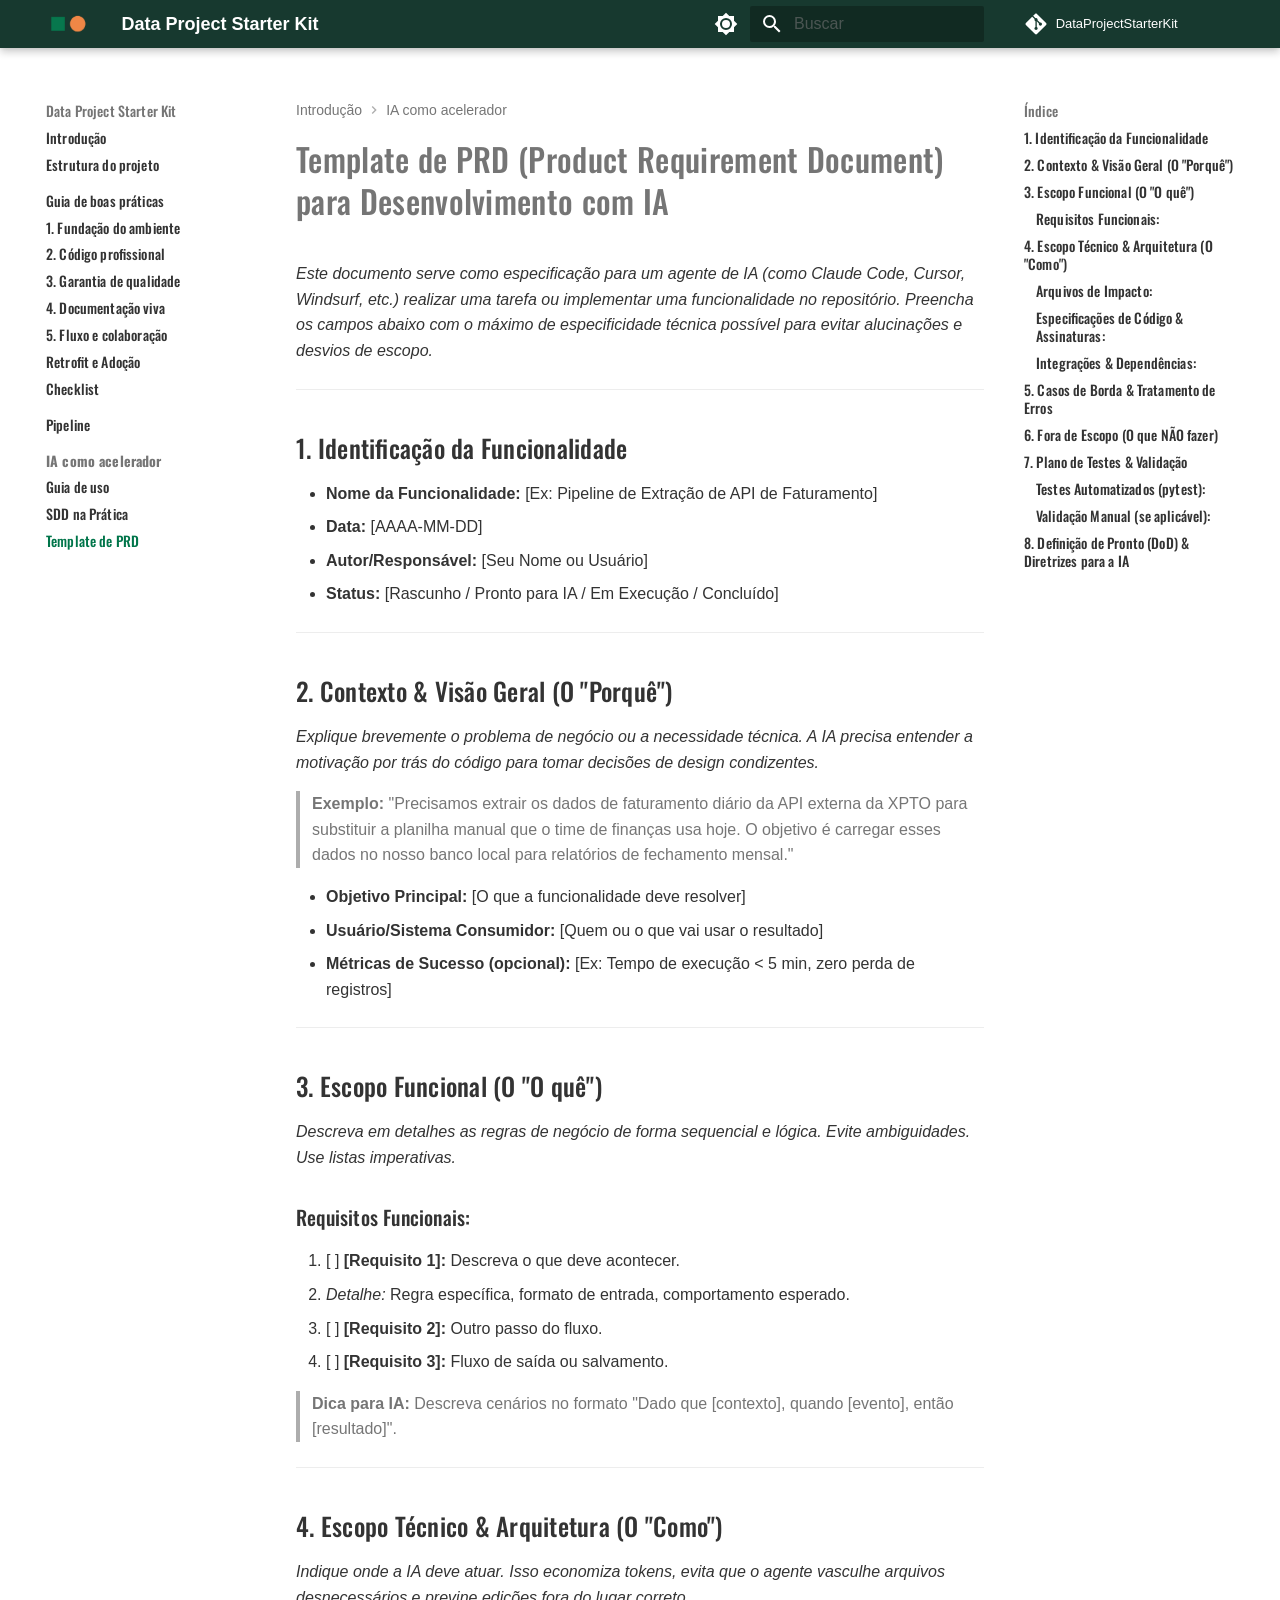
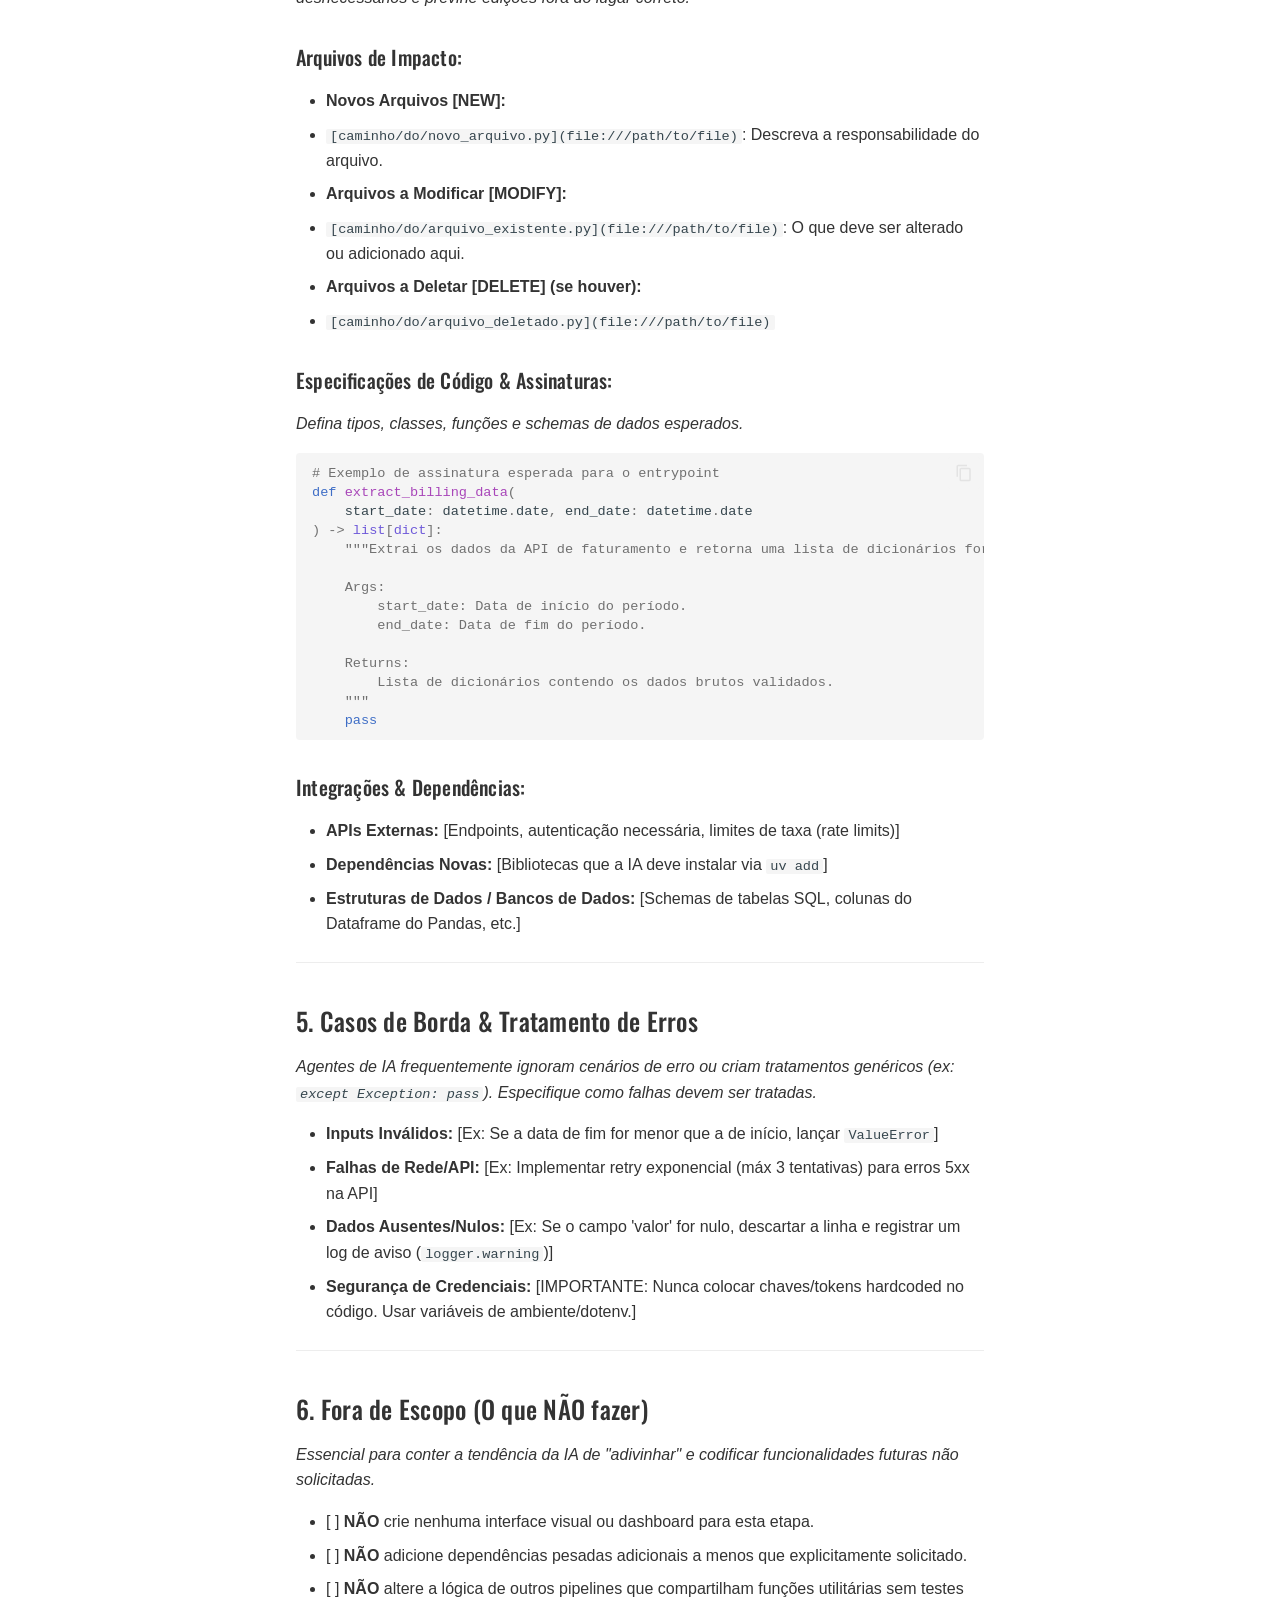
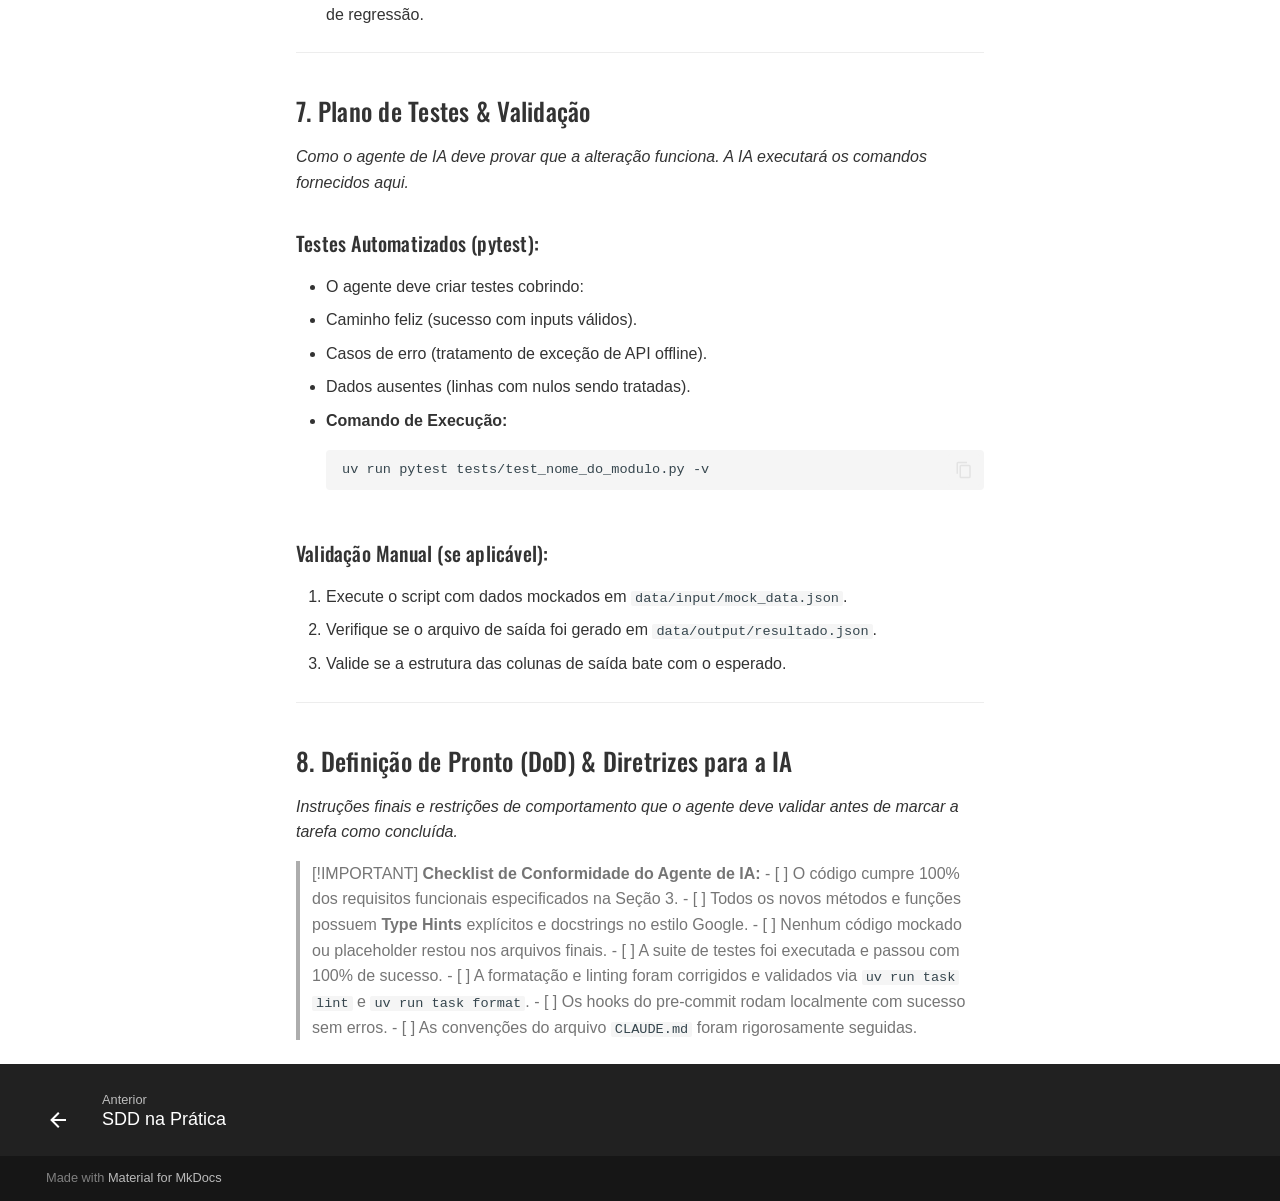
<file: prd-template/index.html>
<!doctype html>
<html lang="pt" class="no-js">
  <head>
    
      <meta charset="utf-8">
      <meta name="viewport" content="width=device-width,initial-scale=1">
      
        <meta name="description" content="Template padronizado para projetos de engenharia, ciência e análise de dados.">
      
      
      
      
        <link rel="prev" href="../sdd/">
      
      
      
        
      
      
      <link rel="icon" href="../assets/pattern.png">
      <meta name="generator" content="mkdocs-1.6.1, mkdocs-material-9.7.7">
    
    
      
        <title>Template de PRD - Data Project Starter Kit</title>
      
    
    
      <link rel="stylesheet" href="../assets/stylesheets/main.ec1eaa64.min.css">
      
        
        <link rel="stylesheet" href="../assets/stylesheets/palette.ab4e12ef.min.css">
      
      


    
    
      
    
    
      
    
    
      <link rel="stylesheet" href="../assets/_mkdocstrings.css">
    
      <link rel="stylesheet" href="../stylesheets/extra.css">
    
    <script>__md_scope=new URL("..",location),__md_hash=e=>[...e].reduce(((e,_)=>(e<<5)-e+_.charCodeAt(0)),0),__md_get=(e,_=localStorage,t=__md_scope)=>JSON.parse(_.getItem(t.pathname+"."+e)),__md_set=(e,_,t=localStorage,a=__md_scope)=>{try{t.setItem(a.pathname+"."+e,JSON.stringify(_))}catch(e){}}</script>
    
      

    
    
  </head>
  
  
    
    
      
    
    
    
    
    <body dir="ltr" data-md-color-scheme="default" data-md-color-primary="green" data-md-color-accent="orange">
  
    
    <input class="md-toggle" data-md-toggle="drawer" type="checkbox" id="__drawer" autocomplete="off">
    <input class="md-toggle" data-md-toggle="search" type="checkbox" id="__search" autocomplete="off">
    <label class="md-overlay" for="__drawer"></label>
    <div data-md-component="skip">
      
        
        <a href="#template-de-prd-product-requirement-document-para-desenvolvimento-com-ia" class="md-skip">
          Pular para conteúdo
        </a>
      
    </div>
    <div data-md-component="announce">
      
    </div>
    
    
      

  

<header class="md-header md-header--shadow" data-md-component="header">
  <nav class="md-header__inner md-grid" aria-label="Cabeçalho">
    <a href=".." title="Data Project Starter Kit" class="md-header__button md-logo" aria-label="Data Project Starter Kit" data-md-component="logo">
      
  <img src="../assets/pattern.png" alt="logo">

    </a>
    <label class="md-header__button md-icon" for="__drawer">
      
      <svg xmlns="http://www.w3.org/2000/svg" viewBox="0 0 24 24"><path d="M3 6h18v2H3zm0 5h18v2H3zm0 5h18v2H3z"/></svg>
    </label>
    <div class="md-header__title" data-md-component="header-title">
      <div class="md-header__ellipsis">
        <div class="md-header__topic">
          <span class="md-ellipsis">
            Data Project Starter Kit
          </span>
        </div>
        <div class="md-header__topic" data-md-component="header-topic">
          <span class="md-ellipsis">
            
              Template de PRD
            
          </span>
        </div>
      </div>
    </div>
    
      
        <form class="md-header__option" data-md-component="palette">
  
    
    
    
    <input class="md-option" data-md-color-media="(prefers-color-scheme: light)" data-md-color-scheme="default" data-md-color-primary="green" data-md-color-accent="orange"  aria-label="Mudar para modo escuro"  type="radio" name="__palette" id="__palette_0">
    
      <label class="md-header__button md-icon" title="Mudar para modo escuro" for="__palette_1" hidden>
        <svg xmlns="http://www.w3.org/2000/svg" viewBox="0 0 24 24"><path d="M12 8a4 4 0 0 0-4 4 4 4 0 0 0 4 4 4 4 0 0 0 4-4 4 4 0 0 0-4-4m0 10a6 6 0 0 1-6-6 6 6 0 0 1 6-6 6 6 0 0 1 6 6 6 6 0 0 1-6 6m8-9.31V4h-4.69L12 .69 8.69 4H4v4.69L.69 12 4 15.31V20h4.69L12 23.31 15.31 20H20v-4.69L23.31 12z"/></svg>
      </label>
    
  
    
    
    
    <input class="md-option" data-md-color-media="(prefers-color-scheme: dark)" data-md-color-scheme="slate" data-md-color-primary="green" data-md-color-accent="orange"  aria-label="Mudar para modo claro"  type="radio" name="__palette" id="__palette_1">
    
      <label class="md-header__button md-icon" title="Mudar para modo claro" for="__palette_0" hidden>
        <svg xmlns="http://www.w3.org/2000/svg" viewBox="0 0 24 24"><path d="M12 18c-.89 0-1.74-.2-2.5-.55C11.56 16.5 13 14.42 13 12s-1.44-4.5-3.5-5.45C10.26 6.2 11.11 6 12 6a6 6 0 0 1 6 6 6 6 0 0 1-6 6m8-9.31V4h-4.69L12 .69 8.69 4H4v4.69L.69 12 4 15.31V20h4.69L12 23.31 15.31 20H20v-4.69L23.31 12z"/></svg>
      </label>
    
  
</form>
      
    
    
      <script>var palette=__md_get("__palette");if(palette&&palette.color){if("(prefers-color-scheme)"===palette.color.media){var media=matchMedia("(prefers-color-scheme: light)"),input=document.querySelector(media.matches?"[data-md-color-media='(prefers-color-scheme: light)']":"[data-md-color-media='(prefers-color-scheme: dark)']");palette.color.media=input.getAttribute("data-md-color-media"),palette.color.scheme=input.getAttribute("data-md-color-scheme"),palette.color.primary=input.getAttribute("data-md-color-primary"),palette.color.accent=input.getAttribute("data-md-color-accent")}for(var[key,value]of Object.entries(palette.color))document.body.setAttribute("data-md-color-"+key,value)}</script>
    
    
    
      
      
        <label class="md-header__button md-icon" for="__search">
          
          <svg xmlns="http://www.w3.org/2000/svg" viewBox="0 0 24 24"><path d="M9.5 3A6.5 6.5 0 0 1 16 9.5c0 1.61-.59 3.09-1.56 4.23l.27.27h.79l5 5-1.5 1.5-5-5v-.79l-.27-.27A6.52 6.52 0 0 1 9.5 16 6.5 6.5 0 0 1 3 9.5 6.5 6.5 0 0 1 9.5 3m0 2C7 5 5 7 5 9.5S7 14 9.5 14 14 12 14 9.5 12 5 9.5 5"/></svg>
        </label>
        <div class="md-search" data-md-component="search" role="dialog">
  <label class="md-search__overlay" for="__search"></label>
  <div class="md-search__inner" role="search">
    <form class="md-search__form" name="search">
      <input type="text" class="md-search__input" name="query" aria-label="Buscar" placeholder="Buscar" autocapitalize="off" autocorrect="off" autocomplete="off" spellcheck="false" data-md-component="search-query" required>
      <label class="md-search__icon md-icon" for="__search">
        
        <svg xmlns="http://www.w3.org/2000/svg" viewBox="0 0 24 24"><path d="M9.5 3A6.5 6.5 0 0 1 16 9.5c0 1.61-.59 3.09-1.56 4.23l.27.27h.79l5 5-1.5 1.5-5-5v-.79l-.27-.27A6.52 6.52 0 0 1 9.5 16 6.5 6.5 0 0 1 3 9.5 6.5 6.5 0 0 1 9.5 3m0 2C7 5 5 7 5 9.5S7 14 9.5 14 14 12 14 9.5 12 5 9.5 5"/></svg>
        
        <svg xmlns="http://www.w3.org/2000/svg" viewBox="0 0 24 24"><path d="M20 11v2H8l5.5 5.5-1.42 1.42L4.16 12l7.92-7.92L13.5 5.5 8 11z"/></svg>
      </label>
      <nav class="md-search__options" aria-label="Pesquisar">
        
        <button type="reset" class="md-search__icon md-icon" title="Limpar" aria-label="Limpar" tabindex="-1">
          
          <svg xmlns="http://www.w3.org/2000/svg" viewBox="0 0 24 24"><path d="M19 6.41 17.59 5 12 10.59 6.41 5 5 6.41 10.59 12 5 17.59 6.41 19 12 13.41 17.59 19 19 17.59 13.41 12z"/></svg>
        </button>
      </nav>
      
    </form>
    <div class="md-search__output">
      <div class="md-search__scrollwrap" tabindex="0" data-md-scrollfix>
        <div class="md-search-result" data-md-component="search-result">
          <div class="md-search-result__meta">
            Inicializando busca
          </div>
          <ol class="md-search-result__list" role="presentation"></ol>
        </div>
      </div>
    </div>
  </div>
</div>
      
    
    
      <div class="md-header__source">
        <a href="https://github.com/filipimr/Data-Project-Starter-Kit" title="Ir para repositório" class="md-source" data-md-component="source">
  <div class="md-source__icon md-icon">
    
    <svg xmlns="http://www.w3.org/2000/svg" viewBox="0 0 448 512"><!--! Font Awesome Free 7.1.0 by @fontawesome - https://fontawesome.com License - https://fontawesome.com/license/free (Icons: CC BY 4.0, Fonts: SIL OFL 1.1, Code: MIT License) Copyright 2025 Fonticons, Inc.--><path d="M439.6 236.1 244 40.5c-5.4-5.5-12.8-8.5-20.4-8.5s-15 3-20.4 8.4L162.5 81l51.5 51.5c27.1-9.1 52.7 16.8 43.4 43.7l49.7 49.7c34.2-11.8 61.2 31 35.5 56.7-26.5 26.5-70.2-2.9-56-37.3L240.3 199v121.9c25.3 12.5 22.3 41.8 9.1 55-6.4 6.4-15.2 10.1-24.3 10.1s-17.8-3.6-24.3-10.1c-17.6-17.6-11.1-46.9 11.2-56v-123c-20.8-8.5-24.6-30.7-18.6-45L142.6 101 8.5 235.1C3 240.6 0 247.9 0 255.5s3 15 8.5 20.4l195.6 195.7c5.4 5.4 12.7 8.4 20.4 8.4s15-3 20.4-8.4l194.7-194.7c5.4-5.4 8.4-12.8 8.4-20.4s-3-15-8.4-20.4"/></svg>
  </div>
  <div class="md-source__repository">
    DataProjectStarterKit
  </div>
</a>
      </div>
    
  </nav>
  
</header>
    
    <div class="md-container" data-md-component="container">
      
      
        
          
        
      
      <main class="md-main" data-md-component="main">
        <div class="md-main__inner md-grid">
          
            
              
              <div class="md-sidebar md-sidebar--primary" data-md-component="sidebar" data-md-type="navigation" >
                <div class="md-sidebar__scrollwrap">
                  <div class="md-sidebar__inner">
                    



<nav class="md-nav md-nav--primary" aria-label="Navegação" data-md-level="0">
  <label class="md-nav__title" for="__drawer">
    <a href=".." title="Data Project Starter Kit" class="md-nav__button md-logo" aria-label="Data Project Starter Kit" data-md-component="logo">
      
  <img src="../assets/pattern.png" alt="logo">

    </a>
    Data Project Starter Kit
  </label>
  
    <div class="md-nav__source">
      <a href="https://github.com/filipimr/Data-Project-Starter-Kit" title="Ir para repositório" class="md-source" data-md-component="source">
  <div class="md-source__icon md-icon">
    
    <svg xmlns="http://www.w3.org/2000/svg" viewBox="0 0 448 512"><!--! Font Awesome Free 7.1.0 by @fontawesome - https://fontawesome.com License - https://fontawesome.com/license/free (Icons: CC BY 4.0, Fonts: SIL OFL 1.1, Code: MIT License) Copyright 2025 Fonticons, Inc.--><path d="M439.6 236.1 244 40.5c-5.4-5.5-12.8-8.5-20.4-8.5s-15 3-20.4 8.4L162.5 81l51.5 51.5c27.1-9.1 52.7 16.8 43.4 43.7l49.7 49.7c34.2-11.8 61.2 31 35.5 56.7-26.5 26.5-70.2-2.9-56-37.3L240.3 199v121.9c25.3 12.5 22.3 41.8 9.1 55-6.4 6.4-15.2 10.1-24.3 10.1s-17.8-3.6-24.3-10.1c-17.6-17.6-11.1-46.9 11.2-56v-123c-20.8-8.5-24.6-30.7-18.6-45L142.6 101 8.5 235.1C3 240.6 0 247.9 0 255.5s3 15 8.5 20.4l195.6 195.7c5.4 5.4 12.7 8.4 20.4 8.4s15-3 20.4-8.4l194.7-194.7c5.4-5.4 8.4-12.8 8.4-20.4s-3-15-8.4-20.4"/></svg>
  </div>
  <div class="md-source__repository">
    DataProjectStarterKit
  </div>
</a>
    </div>
  
  <ul class="md-nav__list" data-md-scrollfix>
    
      
      
  
  
  
  
    <li class="md-nav__item">
      <a href=".." class="md-nav__link">
        
  
  
  <span class="md-ellipsis">
    
  
    Introdução
  

    
  </span>
  
  

      </a>
    </li>
  

    
      
      
  
  
  
  
    <li class="md-nav__item">
      <a href="../estrutura/" class="md-nav__link">
        
  
  
  <span class="md-ellipsis">
    
  
    Estrutura do projeto
  

    
  </span>
  
  

      </a>
    </li>
  

    
      
      
  
  
  
  
    
    
      
        
          
        
      
        
      
        
      
        
      
        
      
        
      
        
      
        
      
    
    
    
      
        
        
      
    
    
    <li class="md-nav__item md-nav__item--section md-nav__item--nested">
      
        
        
        <input class="md-nav__toggle md-toggle " type="checkbox" id="__nav_3" >
        
          
          <div class="md-nav__link md-nav__container">
            <a href="../guia/" class="md-nav__link ">
              
  
  
  <span class="md-ellipsis">
    
  
    Guia de boas práticas
  

    
  </span>
  
  

            </a>
            
              
              <label class="md-nav__link " for="__nav_3" id="__nav_3_label" tabindex="">
                <span class="md-nav__icon md-icon"></span>
              </label>
            
          </div>
        
        <nav class="md-nav" data-md-level="1" aria-labelledby="__nav_3_label" aria-expanded="false">
          <label class="md-nav__title" for="__nav_3">
            <span class="md-nav__icon md-icon"></span>
            
  
    Guia de boas práticas
  

          </label>
          <ul class="md-nav__list" data-md-scrollfix>
            
              
            
              
                
  
  
  
  
    <li class="md-nav__item">
      <a href="../guia/fundacao/" class="md-nav__link">
        
  
  
  <span class="md-ellipsis">
    
  
    1. Fundação do ambiente
  

    
  </span>
  
  

      </a>
    </li>
  

              
            
              
                
  
  
  
  
    <li class="md-nav__item">
      <a href="../guia/codigo/" class="md-nav__link">
        
  
  
  <span class="md-ellipsis">
    
  
    2. Código profissional
  

    
  </span>
  
  

      </a>
    </li>
  

              
            
              
                
  
  
  
  
    <li class="md-nav__item">
      <a href="../guia/qualidade/" class="md-nav__link">
        
  
  
  <span class="md-ellipsis">
    
  
    3. Garantia de qualidade
  

    
  </span>
  
  

      </a>
    </li>
  

              
            
              
                
  
  
  
  
    <li class="md-nav__item">
      <a href="../guia/documentacao/" class="md-nav__link">
        
  
  
  <span class="md-ellipsis">
    
  
    4. Documentação viva
  

    
  </span>
  
  

      </a>
    </li>
  

              
            
              
                
  
  
  
  
    <li class="md-nav__item">
      <a href="../guia/colaboracao/" class="md-nav__link">
        
  
  
  <span class="md-ellipsis">
    
  
    5. Fluxo e colaboração
  

    
  </span>
  
  

      </a>
    </li>
  

              
            
              
                
  
  
  
  
    <li class="md-nav__item">
      <a href="../guia/retrofit/" class="md-nav__link">
        
  
  
  <span class="md-ellipsis">
    
  
    Retrofit e Adoção
  

    
  </span>
  
  

      </a>
    </li>
  

              
            
              
                
  
  
  
  
    <li class="md-nav__item">
      <a href="../guia/checklist/" class="md-nav__link">
        
  
  
  <span class="md-ellipsis">
    
  
    Checklist
  

    
  </span>
  
  

      </a>
    </li>
  

              
            
          </ul>
        </nav>
      
    </li>
  

    
      
      
  
  
  
  
    <li class="md-nav__item">
      <a href="../pipeline/" class="md-nav__link">
        
  
  
  <span class="md-ellipsis">
    
  
    Pipeline
  

    
  </span>
  
  

      </a>
    </li>
  

    
      
      
  
  
    
  
  
  
    
    
      
        
      
        
      
        
      
    
    
    
      
        
        
      
    
    
    <li class="md-nav__item md-nav__item--active md-nav__item--section md-nav__item--nested">
      
        
        
        <input class="md-nav__toggle md-toggle " type="checkbox" id="__nav_5" checked>
        
          
          <label class="md-nav__link" for="__nav_5" id="__nav_5_label" tabindex="">
            
  
  
  <span class="md-ellipsis">
    
  
    IA como acelerador
  

    
  </span>
  
  

            <span class="md-nav__icon md-icon"></span>
          </label>
        
        <nav class="md-nav" data-md-level="1" aria-labelledby="__nav_5_label" aria-expanded="true">
          <label class="md-nav__title" for="__nav_5">
            <span class="md-nav__icon md-icon"></span>
            
  
    IA como acelerador
  

          </label>
          <ul class="md-nav__list" data-md-scrollfix>
            
              
                
  
  
  
  
    <li class="md-nav__item">
      <a href="../ia-como-acelerador/" class="md-nav__link">
        
  
  
  <span class="md-ellipsis">
    
  
    Guia de uso
  

    
  </span>
  
  

      </a>
    </li>
  

              
            
              
                
  
  
  
  
    <li class="md-nav__item">
      <a href="../sdd/" class="md-nav__link">
        
  
  
  <span class="md-ellipsis">
    
  
    SDD na Prática
  

    
  </span>
  
  

      </a>
    </li>
  

              
            
              
                
  
  
    
  
  
  
    <li class="md-nav__item md-nav__item--active">
      
      <input class="md-nav__toggle md-toggle" type="checkbox" id="__toc">
      
      
        
      
      
        <label class="md-nav__link md-nav__link--active" for="__toc">
          
  
  
  <span class="md-ellipsis">
    
  
    Template de PRD
  

    
  </span>
  
  

          <span class="md-nav__icon md-icon"></span>
        </label>
      
      <a href="./" class="md-nav__link md-nav__link--active">
        
  
  
  <span class="md-ellipsis">
    
  
    Template de PRD
  

    
  </span>
  
  

      </a>
      
        

<nav class="md-nav md-nav--secondary" aria-label="Índice">
  
  
  
    
  
  
    <label class="md-nav__title" for="__toc">
      <span class="md-nav__icon md-icon"></span>
      Índice
    </label>
    <ul class="md-nav__list" data-md-component="toc" data-md-scrollfix>
      
        <li class="md-nav__item">
  <a href="#1-identificacao-da-funcionalidade" class="md-nav__link">
    <span class="md-ellipsis">
      
        1. Identificação da Funcionalidade
      
    </span>
  </a>
  
</li>
      
        <li class="md-nav__item">
  <a href="#2-contexto-visao-geral-o-porque" class="md-nav__link">
    <span class="md-ellipsis">
      
        2. Contexto &amp; Visão Geral (O "Porquê")
      
    </span>
  </a>
  
</li>
      
        <li class="md-nav__item">
  <a href="#3-escopo-funcional-o-o-que" class="md-nav__link">
    <span class="md-ellipsis">
      
        3. Escopo Funcional (O "O quê")
      
    </span>
  </a>
  
    <nav class="md-nav" aria-label="3. Escopo Funcional (O &#34;O quê&#34;)">
      <ul class="md-nav__list">
        
          <li class="md-nav__item">
  <a href="#requisitos-funcionais" class="md-nav__link">
    <span class="md-ellipsis">
      
        Requisitos Funcionais:
      
    </span>
  </a>
  
</li>
        
      </ul>
    </nav>
  
</li>
      
        <li class="md-nav__item">
  <a href="#4-escopo-tecnico-arquitetura-o-como" class="md-nav__link">
    <span class="md-ellipsis">
      
        4. Escopo Técnico &amp; Arquitetura (O "Como")
      
    </span>
  </a>
  
    <nav class="md-nav" aria-label="4. Escopo Técnico &amp; Arquitetura (O &#34;Como&#34;)">
      <ul class="md-nav__list">
        
          <li class="md-nav__item">
  <a href="#arquivos-de-impacto" class="md-nav__link">
    <span class="md-ellipsis">
      
        Arquivos de Impacto:
      
    </span>
  </a>
  
</li>
        
          <li class="md-nav__item">
  <a href="#especificacoes-de-codigo-assinaturas" class="md-nav__link">
    <span class="md-ellipsis">
      
        Especificações de Código &amp; Assinaturas:
      
    </span>
  </a>
  
</li>
        
          <li class="md-nav__item">
  <a href="#integracoes-dependencias" class="md-nav__link">
    <span class="md-ellipsis">
      
        Integrações &amp; Dependências:
      
    </span>
  </a>
  
</li>
        
      </ul>
    </nav>
  
</li>
      
        <li class="md-nav__item">
  <a href="#5-casos-de-borda-tratamento-de-erros" class="md-nav__link">
    <span class="md-ellipsis">
      
        5. Casos de Borda &amp; Tratamento de Erros
      
    </span>
  </a>
  
</li>
      
        <li class="md-nav__item">
  <a href="#6-fora-de-escopo-o-que-nao-fazer" class="md-nav__link">
    <span class="md-ellipsis">
      
        6. Fora de Escopo (O que NÃO fazer)
      
    </span>
  </a>
  
</li>
      
        <li class="md-nav__item">
  <a href="#7-plano-de-testes-validacao" class="md-nav__link">
    <span class="md-ellipsis">
      
        7. Plano de Testes &amp; Validação
      
    </span>
  </a>
  
    <nav class="md-nav" aria-label="7. Plano de Testes &amp; Validação">
      <ul class="md-nav__list">
        
          <li class="md-nav__item">
  <a href="#testes-automatizados-pytest" class="md-nav__link">
    <span class="md-ellipsis">
      
        Testes Automatizados (pytest):
      
    </span>
  </a>
  
</li>
        
          <li class="md-nav__item">
  <a href="#validacao-manual-se-aplicavel" class="md-nav__link">
    <span class="md-ellipsis">
      
        Validação Manual (se aplicável):
      
    </span>
  </a>
  
</li>
        
      </ul>
    </nav>
  
</li>
      
        <li class="md-nav__item">
  <a href="#8-definicao-de-pronto-dod-diretrizes-para-a-ia" class="md-nav__link">
    <span class="md-ellipsis">
      
        8. Definição de Pronto (DoD) &amp; Diretrizes para a IA
      
    </span>
  </a>
  
</li>
      
    </ul>
  
</nav>
      
    </li>
  

              
            
          </ul>
        </nav>
      
    </li>
  

    
  </ul>
</nav>
                  </div>
                </div>
              </div>
            
            
              
              <div class="md-sidebar md-sidebar--secondary" data-md-component="sidebar" data-md-type="toc" >
                <div class="md-sidebar__scrollwrap">
                  <div class="md-sidebar__inner">
                    

<nav class="md-nav md-nav--secondary" aria-label="Índice">
  
  
  
    
  
  
    <label class="md-nav__title" for="__toc">
      <span class="md-nav__icon md-icon"></span>
      Índice
    </label>
    <ul class="md-nav__list" data-md-component="toc" data-md-scrollfix>
      
        <li class="md-nav__item">
  <a href="#1-identificacao-da-funcionalidade" class="md-nav__link">
    <span class="md-ellipsis">
      
        1. Identificação da Funcionalidade
      
    </span>
  </a>
  
</li>
      
        <li class="md-nav__item">
  <a href="#2-contexto-visao-geral-o-porque" class="md-nav__link">
    <span class="md-ellipsis">
      
        2. Contexto &amp; Visão Geral (O "Porquê")
      
    </span>
  </a>
  
</li>
      
        <li class="md-nav__item">
  <a href="#3-escopo-funcional-o-o-que" class="md-nav__link">
    <span class="md-ellipsis">
      
        3. Escopo Funcional (O "O quê")
      
    </span>
  </a>
  
    <nav class="md-nav" aria-label="3. Escopo Funcional (O &#34;O quê&#34;)">
      <ul class="md-nav__list">
        
          <li class="md-nav__item">
  <a href="#requisitos-funcionais" class="md-nav__link">
    <span class="md-ellipsis">
      
        Requisitos Funcionais:
      
    </span>
  </a>
  
</li>
        
      </ul>
    </nav>
  
</li>
      
        <li class="md-nav__item">
  <a href="#4-escopo-tecnico-arquitetura-o-como" class="md-nav__link">
    <span class="md-ellipsis">
      
        4. Escopo Técnico &amp; Arquitetura (O "Como")
      
    </span>
  </a>
  
    <nav class="md-nav" aria-label="4. Escopo Técnico &amp; Arquitetura (O &#34;Como&#34;)">
      <ul class="md-nav__list">
        
          <li class="md-nav__item">
  <a href="#arquivos-de-impacto" class="md-nav__link">
    <span class="md-ellipsis">
      
        Arquivos de Impacto:
      
    </span>
  </a>
  
</li>
        
          <li class="md-nav__item">
  <a href="#especificacoes-de-codigo-assinaturas" class="md-nav__link">
    <span class="md-ellipsis">
      
        Especificações de Código &amp; Assinaturas:
      
    </span>
  </a>
  
</li>
        
          <li class="md-nav__item">
  <a href="#integracoes-dependencias" class="md-nav__link">
    <span class="md-ellipsis">
      
        Integrações &amp; Dependências:
      
    </span>
  </a>
  
</li>
        
      </ul>
    </nav>
  
</li>
      
        <li class="md-nav__item">
  <a href="#5-casos-de-borda-tratamento-de-erros" class="md-nav__link">
    <span class="md-ellipsis">
      
        5. Casos de Borda &amp; Tratamento de Erros
      
    </span>
  </a>
  
</li>
      
        <li class="md-nav__item">
  <a href="#6-fora-de-escopo-o-que-nao-fazer" class="md-nav__link">
    <span class="md-ellipsis">
      
        6. Fora de Escopo (O que NÃO fazer)
      
    </span>
  </a>
  
</li>
      
        <li class="md-nav__item">
  <a href="#7-plano-de-testes-validacao" class="md-nav__link">
    <span class="md-ellipsis">
      
        7. Plano de Testes &amp; Validação
      
    </span>
  </a>
  
    <nav class="md-nav" aria-label="7. Plano de Testes &amp; Validação">
      <ul class="md-nav__list">
        
          <li class="md-nav__item">
  <a href="#testes-automatizados-pytest" class="md-nav__link">
    <span class="md-ellipsis">
      
        Testes Automatizados (pytest):
      
    </span>
  </a>
  
</li>
        
          <li class="md-nav__item">
  <a href="#validacao-manual-se-aplicavel" class="md-nav__link">
    <span class="md-ellipsis">
      
        Validação Manual (se aplicável):
      
    </span>
  </a>
  
</li>
        
      </ul>
    </nav>
  
</li>
      
        <li class="md-nav__item">
  <a href="#8-definicao-de-pronto-dod-diretrizes-para-a-ia" class="md-nav__link">
    <span class="md-ellipsis">
      
        8. Definição de Pronto (DoD) &amp; Diretrizes para a IA
      
    </span>
  </a>
  
</li>
      
    </ul>
  
</nav>
                  </div>
                </div>
              </div>
            
          
          
            <div class="md-content" data-md-component="content">
              
                



  


  <nav class="md-path" aria-label="Navegação" >
    <ol class="md-path__list">
      
        
  
  
    <li class="md-path__item">
      <a href=".." class="md-path__link">
        
  <span class="md-ellipsis">
    Introdução
  </span>

      </a>
    </li>
  

      
      
        
  
  
    
    
      <li class="md-path__item">
        <a href="../ia-como-acelerador/" class="md-path__link">
          
  <span class="md-ellipsis">
    IA como acelerador
  </span>

        </a>
      </li>
    
  

      
    </ol>
  </nav>

              
              <article class="md-content__inner md-typeset">
                
                  


  
  


<h1 id="template-de-prd-product-requirement-document-para-desenvolvimento-com-ia">Template de PRD (Product Requirement Document) para Desenvolvimento com IA</h1>
<p><em>Este documento serve como especificação para um agente de IA (como Claude Code, Cursor, Windsurf, etc.) realizar uma tarefa ou implementar uma funcionalidade no repositório. Preencha os campos abaixo com o máximo de especificidade técnica possível para evitar alucinações e desvios de escopo.</em></p>
<hr />
<h2 id="1-identificacao-da-funcionalidade">1. Identificação da Funcionalidade</h2>
<ul>
<li><strong>Nome da Funcionalidade:</strong> [Ex: Pipeline de Extração de API de Faturamento]</li>
<li><strong>Data:</strong> [AAAA-MM-DD]</li>
<li><strong>Autor/Responsável:</strong> [Seu Nome ou Usuário]</li>
<li><strong>Status:</strong> [Rascunho / Pronto para IA / Em Execução / Concluído]</li>
</ul>
<hr />
<h2 id="2-contexto-visao-geral-o-porque">2. Contexto &amp; Visão Geral (O "Porquê")</h2>
<p><em>Explique brevemente o problema de negócio ou a necessidade técnica. A IA precisa entender a motivação por trás do código para tomar decisões de design condizentes.</em></p>
<blockquote>
<p><strong>Exemplo:</strong> "Precisamos extrair os dados de faturamento diário da API externa da XPTO para substituir a planilha manual que o time de finanças usa hoje. O objetivo é carregar esses dados no nosso banco local para relatórios de fechamento mensal."</p>
</blockquote>
<ul>
<li><strong>Objetivo Principal:</strong> [O que a funcionalidade deve resolver]</li>
<li><strong>Usuário/Sistema Consumidor:</strong> [Quem ou o que vai usar o resultado]</li>
<li><strong>Métricas de Sucesso (opcional):</strong> [Ex: Tempo de execução &lt; 5 min, zero perda de registros]</li>
</ul>
<hr />
<h2 id="3-escopo-funcional-o-o-que">3. Escopo Funcional (O "O quê")</h2>
<p><em>Descreva em detalhes as regras de negócio de forma sequencial e lógica. Evite ambiguidades. Use listas imperativas.</em></p>
<h3 id="requisitos-funcionais">Requisitos Funcionais:</h3>
<ol>
<li>[ ] <strong>[Requisito 1]:</strong> Descreva o que deve acontecer.</li>
<li><em>Detalhe:</em> Regra específica, formato de entrada, comportamento esperado.</li>
<li>[ ] <strong>[Requisito 2]:</strong> Outro passo do fluxo.</li>
<li>[ ] <strong>[Requisito 3]:</strong> Fluxo de saída ou salvamento.</li>
</ol>
<blockquote>
<p><strong>Dica para IA:</strong> Descreva cenários no formato "Dado que [contexto], quando [evento], então [resultado]".</p>
</blockquote>
<hr />
<h2 id="4-escopo-tecnico-arquitetura-o-como">4. Escopo Técnico &amp; Arquitetura (O "Como")</h2>
<p><em>Indique onde a IA deve atuar. Isso economiza tokens, evita que o agente vasculhe arquivos desnecessários e previne edições fora do lugar correto.</em></p>
<h3 id="arquivos-de-impacto">Arquivos de Impacto:</h3>
<ul>
<li><strong>Novos Arquivos [NEW]:</strong></li>
<li><code>[caminho/do/novo_arquivo.py](file:///path/to/file)</code>: Descreva a responsabilidade do arquivo.</li>
<li><strong>Arquivos a Modificar [MODIFY]:</strong></li>
<li><code>[caminho/do/arquivo_existente.py](file:///path/to/file)</code>: O que deve ser alterado ou adicionado aqui.</li>
<li><strong>Arquivos a Deletar [DELETE] (se houver):</strong></li>
<li><code>[caminho/do/arquivo_deletado.py](file:///path/to/file)</code></li>
</ul>
<h3 id="especificacoes-de-codigo-assinaturas">Especificações de Código &amp; Assinaturas:</h3>
<p><em>Defina tipos, classes, funções e schemas de dados esperados.</em></p>
<div class="highlight"><pre><span></span><code><span class="c1"># Exemplo de assinatura esperada para o entrypoint</span>
<span class="k">def</span><span class="w"> </span><span class="nf">extract_billing_data</span><span class="p">(</span>
    <span class="n">start_date</span><span class="p">:</span> <span class="n">datetime</span><span class="o">.</span><span class="n">date</span><span class="p">,</span> <span class="n">end_date</span><span class="p">:</span> <span class="n">datetime</span><span class="o">.</span><span class="n">date</span>
<span class="p">)</span> <span class="o">-&gt;</span> <span class="nb">list</span><span class="p">[</span><span class="nb">dict</span><span class="p">]:</span>
<span class="w">    </span><span class="sd">&quot;&quot;&quot;Extrai os dados da API de faturamento e retorna uma lista de dicionários formatados.</span>

<span class="sd">    Args:</span>
<span class="sd">        start_date: Data de início do período.</span>
<span class="sd">        end_date: Data de fim do período.</span>

<span class="sd">    Returns:</span>
<span class="sd">        Lista de dicionários contendo os dados brutos validados.</span>
<span class="sd">    &quot;&quot;&quot;</span>
    <span class="k">pass</span>
</code></pre></div>
<h3 id="integracoes-dependencias">Integrações &amp; Dependências:</h3>
<ul>
<li><strong>APIs Externas:</strong> [Endpoints, autenticação necessária, limites de taxa (rate limits)]</li>
<li><strong>Dependências Novas:</strong> [Bibliotecas que a IA deve instalar via <code>uv add</code>]</li>
<li><strong>Estruturas de Dados / Bancos de Dados:</strong> [Schemas de tabelas SQL, colunas do Dataframe do Pandas, etc.]</li>
</ul>
<hr />
<h2 id="5-casos-de-borda-tratamento-de-erros">5. Casos de Borda &amp; Tratamento de Erros</h2>
<p><em>Agentes de IA frequentemente ignoram cenários de erro ou criam tratamentos genéricos (ex: <code>except Exception: pass</code>). Especifique como falhas devem ser tratadas.</em></p>
<ul>
<li><strong>Inputs Inválidos:</strong> [Ex: Se a data de fim for menor que a de início, lançar <code>ValueError</code>]</li>
<li><strong>Falhas de Rede/API:</strong> [Ex: Implementar retry exponencial (máx 3 tentativas) para erros 5xx na API]</li>
<li><strong>Dados Ausentes/Nulos:</strong> [Ex: Se o campo 'valor' for nulo, descartar a linha e registrar um log de aviso (<code>logger.warning</code>)]</li>
<li><strong>Segurança de Credenciais:</strong> [IMPORTANTE: Nunca colocar chaves/tokens hardcoded no código. Usar variáveis de ambiente/dotenv.]</li>
</ul>
<hr />
<h2 id="6-fora-de-escopo-o-que-nao-fazer">6. Fora de Escopo (O que NÃO fazer)</h2>
<p><em>Essencial para conter a tendência da IA de "adivinhar" e codificar funcionalidades futuras não solicitadas.</em></p>
<ul>
<li>[ ] <strong>NÃO</strong> crie nenhuma interface visual ou dashboard para esta etapa.</li>
<li>[ ] <strong>NÃO</strong> adicione dependências pesadas adicionais a menos que explicitamente solicitado.</li>
<li>[ ] <strong>NÃO</strong> altere a lógica de outros pipelines que compartilham funções utilitárias sem testes de regressão.</li>
</ul>
<hr />
<h2 id="7-plano-de-testes-validacao">7. Plano de Testes &amp; Validação</h2>
<p><em>Como o agente de IA deve provar que a alteração funciona. A IA executará os comandos fornecidos aqui.</em></p>
<h3 id="testes-automatizados-pytest">Testes Automatizados (pytest):</h3>
<ul>
<li>O agente deve criar testes cobrindo:</li>
<li>Caminho feliz (sucesso com inputs válidos).</li>
<li>Casos de erro (tratamento de exceção de API offline).</li>
<li>Dados ausentes (linhas com nulos sendo tratadas).</li>
<li><strong>Comando de Execução:</strong>
  <div class="highlight"><pre><span></span><code>uv<span class="w"> </span>run<span class="w"> </span>pytest<span class="w"> </span>tests/test_nome_do_modulo.py<span class="w"> </span>-v
</code></pre></div></li>
</ul>
<h3 id="validacao-manual-se-aplicavel">Validação Manual (se aplicável):</h3>
<ol>
<li>Execute o script com dados mockados em <code>data/input/mock_data.json</code>.</li>
<li>Verifique se o arquivo de saída foi gerado em <code>data/output/resultado.json</code>.</li>
<li>Valide se a estrutura das colunas de saída bate com o esperado.</li>
</ol>
<hr />
<h2 id="8-definicao-de-pronto-dod-diretrizes-para-a-ia">8. Definição de Pronto (DoD) &amp; Diretrizes para a IA</h2>
<p><em>Instruções finais e restrições de comportamento que o agente deve validar antes de marcar a tarefa como concluída.</em></p>
<blockquote>
<p>[!IMPORTANT]
<strong>Checklist de Conformidade do Agente de IA:</strong>
- [ ] O código cumpre 100% dos requisitos funcionais especificados na Seção 3.
- [ ] Todos os novos métodos e funções possuem <strong>Type Hints</strong> explícitos e docstrings no estilo Google.
- [ ] Nenhum código mockado ou placeholder restou nos arquivos finais.
- [ ] A suite de testes foi executada e passou com 100% de sucesso.
- [ ] A formatação e linting foram corrigidos e validados via <code>uv run task lint</code> e <code>uv run task format</code>.
- [ ] Os hooks do pre-commit rodam localmente com sucesso sem erros.
- [ ] As convenções do arquivo <code>CLAUDE.md</code> foram rigorosamente seguidas.</p>
</blockquote>












                
              </article>
            </div>
          
          
  <script>var tabs=__md_get("__tabs");if(Array.isArray(tabs))e:for(var set of document.querySelectorAll(".tabbed-set")){var labels=set.querySelector(".tabbed-labels");for(var tab of tabs)for(var label of labels.getElementsByTagName("label"))if(label.innerText.trim()===tab){var input=document.getElementById(label.htmlFor);input.checked=!0;continue e}}</script>

<script>var target=document.getElementById(location.hash.slice(1));target&&target.name&&(target.checked=target.name.startsWith("__tabbed_"))</script>
        </div>
        
          <button type="button" class="md-top md-icon" data-md-component="top" hidden>
  
  <svg xmlns="http://www.w3.org/2000/svg" viewBox="0 0 24 24"><path d="M13 20h-2V8l-5.5 5.5-1.42-1.42L12 4.16l7.92 7.92-1.42 1.42L13 8z"/></svg>
  Voltar para o topo
</button>
        
      </main>
      
        <footer class="md-footer">
  
    
      
      <nav class="md-footer__inner md-grid" aria-label="Rodapé" >
        
          
          <a href="../sdd/" class="md-footer__link md-footer__link--prev" aria-label="Anterior: SDD na Prática">
            <div class="md-footer__button md-icon">
              
              <svg xmlns="http://www.w3.org/2000/svg" viewBox="0 0 24 24"><path d="M20 11v2H8l5.5 5.5-1.42 1.42L4.16 12l7.92-7.92L13.5 5.5 8 11z"/></svg>
            </div>
            <div class="md-footer__title">
              <span class="md-footer__direction">
                Anterior
              </span>
              <div class="md-ellipsis">
                SDD na Prática
              </div>
            </div>
          </a>
        
        
      </nav>
    
  
  <div class="md-footer-meta md-typeset">
    <div class="md-footer-meta__inner md-grid">
      <div class="md-copyright">
  
  
    Made with
    <a href="https://squidfunk.github.io/mkdocs-material/" target="_blank" rel="noopener">
      Material for MkDocs
    </a>
  
</div>
      
    </div>
  </div>
</footer>
      
    </div>
    <div class="md-dialog" data-md-component="dialog">
      <div class="md-dialog__inner md-typeset"></div>
    </div>
    
      <div class="md-progress" data-md-component="progress" role="progressbar"></div>
    
    
    
      
      
      <script id="__config" type="application/json">{"annotate": null, "base": "..", "features": ["navigation.path", "navigation.instant", "navigation.instant.prefetch", "navigation.instant.progress", "navigation.sections", "navigation.indexes", "navigation.tracking", "content.code.annotate", "toc.follow", "navigation.footer", "navigation.top", "content.code.copy", "content.tabs.link"], "search": "../assets/javascripts/workers/search.2c215733.min.js", "tags": null, "translations": {"clipboard.copied": "Copiado para \u00e1rea de transfer\u00eancia", "clipboard.copy": "Copiar para \u00e1rea de transfer\u00eancia", "search.result.more.one": "mais 1 nesta p\u00e1gina", "search.result.more.other": "# mais nesta p\u00e1gina", "search.result.none": "Nenhum documento encontrado", "search.result.one": "1 documento encontrado", "search.result.other": "# documentos encontrados", "search.result.placeholder": "Digite para iniciar a busca", "search.result.term.missing": "Ausente", "select.version": "Selecione a vers\u00e3o"}, "version": null}</script>
    
    
      <script src="../assets/javascripts/bundle.d7400e89.min.js"></script>
      
    
  </body>
</html>
</file>
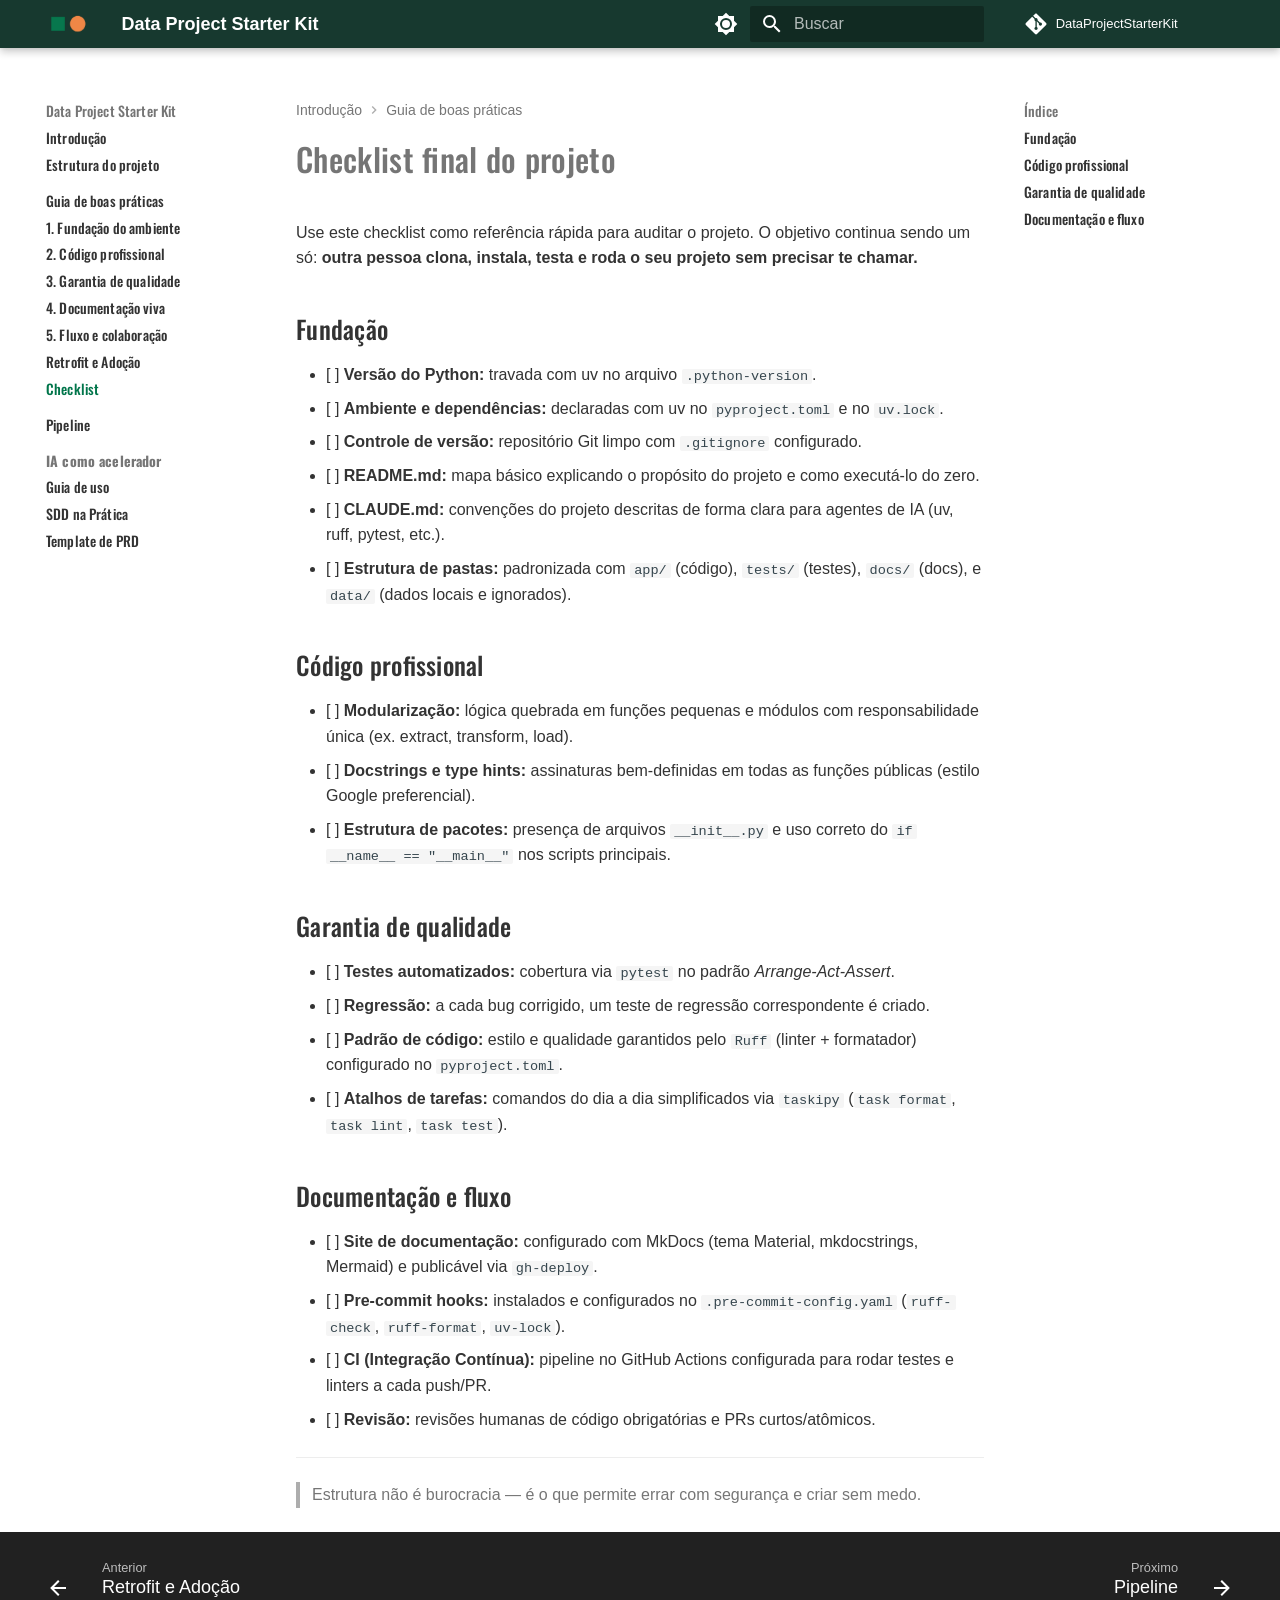
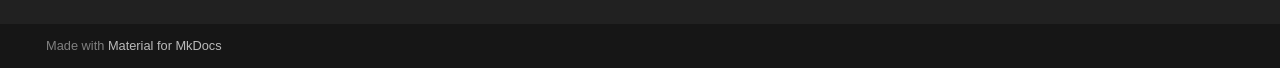
<file: guia/checklist/index.html>
<!doctype html>
<html lang="pt" class="no-js">
  <head>
    
      <meta charset="utf-8">
      <meta name="viewport" content="width=device-width,initial-scale=1">
      
        <meta name="description" content="Template padronizado para projetos de engenharia, ciência e análise de dados.">
      
      
      
      
        <link rel="prev" href="../retrofit/">
      
      
        <link rel="next" href="../../pipeline/">
      
      
        
      
      
      <link rel="icon" href="../../assets/pattern.png">
      <meta name="generator" content="mkdocs-1.6.1, mkdocs-material-9.7.7">
    
    
      
        <title>Checklist - Data Project Starter Kit</title>
      
    
    
      <link rel="stylesheet" href="../../assets/stylesheets/main.ec1eaa64.min.css">
      
        
        <link rel="stylesheet" href="../../assets/stylesheets/palette.ab4e12ef.min.css">
      
      


    
    
      
    
    
      
    
    
      <link rel="stylesheet" href="../../assets/_mkdocstrings.css">
    
      <link rel="stylesheet" href="../../stylesheets/extra.css">
    
    <script>__md_scope=new URL("../..",location),__md_hash=e=>[...e].reduce(((e,_)=>(e<<5)-e+_.charCodeAt(0)),0),__md_get=(e,_=localStorage,t=__md_scope)=>JSON.parse(_.getItem(t.pathname+"."+e)),__md_set=(e,_,t=localStorage,a=__md_scope)=>{try{t.setItem(a.pathname+"."+e,JSON.stringify(_))}catch(e){}}</script>
    
      

    
    
  </head>
  
  
    
    
      
    
    
    
    
    <body dir="ltr" data-md-color-scheme="default" data-md-color-primary="green" data-md-color-accent="orange">
  
    
    <input class="md-toggle" data-md-toggle="drawer" type="checkbox" id="__drawer" autocomplete="off">
    <input class="md-toggle" data-md-toggle="search" type="checkbox" id="__search" autocomplete="off">
    <label class="md-overlay" for="__drawer"></label>
    <div data-md-component="skip">
      
        
        <a href="#checklist-final-do-projeto" class="md-skip">
          Pular para conteúdo
        </a>
      
    </div>
    <div data-md-component="announce">
      
    </div>
    
    
      

  

<header class="md-header md-header--shadow" data-md-component="header">
  <nav class="md-header__inner md-grid" aria-label="Cabeçalho">
    <a href="../.." title="Data Project Starter Kit" class="md-header__button md-logo" aria-label="Data Project Starter Kit" data-md-component="logo">
      
  <img src="../../assets/pattern.png" alt="logo">

    </a>
    <label class="md-header__button md-icon" for="__drawer">
      
      <svg xmlns="http://www.w3.org/2000/svg" viewBox="0 0 24 24"><path d="M3 6h18v2H3zm0 5h18v2H3zm0 5h18v2H3z"/></svg>
    </label>
    <div class="md-header__title" data-md-component="header-title">
      <div class="md-header__ellipsis">
        <div class="md-header__topic">
          <span class="md-ellipsis">
            Data Project Starter Kit
          </span>
        </div>
        <div class="md-header__topic" data-md-component="header-topic">
          <span class="md-ellipsis">
            
              Checklist
            
          </span>
        </div>
      </div>
    </div>
    
      
        <form class="md-header__option" data-md-component="palette">
  
    
    
    
    <input class="md-option" data-md-color-media="(prefers-color-scheme: light)" data-md-color-scheme="default" data-md-color-primary="green" data-md-color-accent="orange"  aria-label="Mudar para modo escuro"  type="radio" name="__palette" id="__palette_0">
    
      <label class="md-header__button md-icon" title="Mudar para modo escuro" for="__palette_1" hidden>
        <svg xmlns="http://www.w3.org/2000/svg" viewBox="0 0 24 24"><path d="M12 8a4 4 0 0 0-4 4 4 4 0 0 0 4 4 4 4 0 0 0 4-4 4 4 0 0 0-4-4m0 10a6 6 0 0 1-6-6 6 6 0 0 1 6-6 6 6 0 0 1 6 6 6 6 0 0 1-6 6m8-9.31V4h-4.69L12 .69 8.69 4H4v4.69L.69 12 4 15.31V20h4.69L12 23.31 15.31 20H20v-4.69L23.31 12z"/></svg>
      </label>
    
  
    
    
    
    <input class="md-option" data-md-color-media="(prefers-color-scheme: dark)" data-md-color-scheme="slate" data-md-color-primary="green" data-md-color-accent="orange"  aria-label="Mudar para modo claro"  type="radio" name="__palette" id="__palette_1">
    
      <label class="md-header__button md-icon" title="Mudar para modo claro" for="__palette_0" hidden>
        <svg xmlns="http://www.w3.org/2000/svg" viewBox="0 0 24 24"><path d="M12 18c-.89 0-1.74-.2-2.5-.55C11.56 16.5 13 14.42 13 12s-1.44-4.5-3.5-5.45C10.26 6.2 11.11 6 12 6a6 6 0 0 1 6 6 6 6 0 0 1-6 6m8-9.31V4h-4.69L12 .69 8.69 4H4v4.69L.69 12 4 15.31V20h4.69L12 23.31 15.31 20H20v-4.69L23.31 12z"/></svg>
      </label>
    
  
</form>
      
    
    
      <script>var palette=__md_get("__palette");if(palette&&palette.color){if("(prefers-color-scheme)"===palette.color.media){var media=matchMedia("(prefers-color-scheme: light)"),input=document.querySelector(media.matches?"[data-md-color-media='(prefers-color-scheme: light)']":"[data-md-color-media='(prefers-color-scheme: dark)']");palette.color.media=input.getAttribute("data-md-color-media"),palette.color.scheme=input.getAttribute("data-md-color-scheme"),palette.color.primary=input.getAttribute("data-md-color-primary"),palette.color.accent=input.getAttribute("data-md-color-accent")}for(var[key,value]of Object.entries(palette.color))document.body.setAttribute("data-md-color-"+key,value)}</script>
    
    
    
      
      
        <label class="md-header__button md-icon" for="__search">
          
          <svg xmlns="http://www.w3.org/2000/svg" viewBox="0 0 24 24"><path d="M9.5 3A6.5 6.5 0 0 1 16 9.5c0 1.61-.59 3.09-1.56 4.23l.27.27h.79l5 5-1.5 1.5-5-5v-.79l-.27-.27A6.52 6.52 0 0 1 9.5 16 6.5 6.5 0 0 1 3 9.5 6.5 6.5 0 0 1 9.5 3m0 2C7 5 5 7 5 9.5S7 14 9.5 14 14 12 14 9.5 12 5 9.5 5"/></svg>
        </label>
        <div class="md-search" data-md-component="search" role="dialog">
  <label class="md-search__overlay" for="__search"></label>
  <div class="md-search__inner" role="search">
    <form class="md-search__form" name="search">
      <input type="text" class="md-search__input" name="query" aria-label="Buscar" placeholder="Buscar" autocapitalize="off" autocorrect="off" autocomplete="off" spellcheck="false" data-md-component="search-query" required>
      <label class="md-search__icon md-icon" for="__search">
        
        <svg xmlns="http://www.w3.org/2000/svg" viewBox="0 0 24 24"><path d="M9.5 3A6.5 6.5 0 0 1 16 9.5c0 1.61-.59 3.09-1.56 4.23l.27.27h.79l5 5-1.5 1.5-5-5v-.79l-.27-.27A6.52 6.52 0 0 1 9.5 16 6.5 6.5 0 0 1 3 9.5 6.5 6.5 0 0 1 9.5 3m0 2C7 5 5 7 5 9.5S7 14 9.5 14 14 12 14 9.5 12 5 9.5 5"/></svg>
        
        <svg xmlns="http://www.w3.org/2000/svg" viewBox="0 0 24 24"><path d="M20 11v2H8l5.5 5.5-1.42 1.42L4.16 12l7.92-7.92L13.5 5.5 8 11z"/></svg>
      </label>
      <nav class="md-search__options" aria-label="Pesquisar">
        
        <button type="reset" class="md-search__icon md-icon" title="Limpar" aria-label="Limpar" tabindex="-1">
          
          <svg xmlns="http://www.w3.org/2000/svg" viewBox="0 0 24 24"><path d="M19 6.41 17.59 5 12 10.59 6.41 5 5 6.41 10.59 12 5 17.59 6.41 19 12 13.41 17.59 19 19 17.59 13.41 12z"/></svg>
        </button>
      </nav>
      
    </form>
    <div class="md-search__output">
      <div class="md-search__scrollwrap" tabindex="0" data-md-scrollfix>
        <div class="md-search-result" data-md-component="search-result">
          <div class="md-search-result__meta">
            Inicializando busca
          </div>
          <ol class="md-search-result__list" role="presentation"></ol>
        </div>
      </div>
    </div>
  </div>
</div>
      
    
    
      <div class="md-header__source">
        <a href="https://github.com/filipimr/Data-Project-Starter-Kit" title="Ir para repositório" class="md-source" data-md-component="source">
  <div class="md-source__icon md-icon">
    
    <svg xmlns="http://www.w3.org/2000/svg" viewBox="0 0 448 512"><!--! Font Awesome Free 7.1.0 by @fontawesome - https://fontawesome.com License - https://fontawesome.com/license/free (Icons: CC BY 4.0, Fonts: SIL OFL 1.1, Code: MIT License) Copyright 2025 Fonticons, Inc.--><path d="M439.6 236.1 244 40.5c-5.4-5.5-12.8-8.5-20.4-8.5s-15 3-20.4 8.4L162.5 81l51.5 51.5c27.1-9.1 52.7 16.8 43.4 43.7l49.7 49.7c34.2-11.8 61.2 31 35.5 56.7-26.5 26.5-70.2-2.9-56-37.3L240.3 199v121.9c25.3 12.5 22.3 41.8 9.1 55-6.4 6.4-15.2 10.1-24.3 10.1s-17.8-3.6-24.3-10.1c-17.6-17.6-11.1-46.9 11.2-56v-123c-20.8-8.5-24.6-30.7-18.6-45L142.6 101 8.5 235.1C3 240.6 0 247.9 0 255.5s3 15 8.5 20.4l195.6 195.7c5.4 5.4 12.7 8.4 20.4 8.4s15-3 20.4-8.4l194.7-194.7c5.4-5.4 8.4-12.8 8.4-20.4s-3-15-8.4-20.4"/></svg>
  </div>
  <div class="md-source__repository">
    DataProjectStarterKit
  </div>
</a>
      </div>
    
  </nav>
  
</header>
    
    <div class="md-container" data-md-component="container">
      
      
        
          
        
      
      <main class="md-main" data-md-component="main">
        <div class="md-main__inner md-grid">
          
            
              
              <div class="md-sidebar md-sidebar--primary" data-md-component="sidebar" data-md-type="navigation" >
                <div class="md-sidebar__scrollwrap">
                  <div class="md-sidebar__inner">
                    



<nav class="md-nav md-nav--primary" aria-label="Navegação" data-md-level="0">
  <label class="md-nav__title" for="__drawer">
    <a href="../.." title="Data Project Starter Kit" class="md-nav__button md-logo" aria-label="Data Project Starter Kit" data-md-component="logo">
      
  <img src="../../assets/pattern.png" alt="logo">

    </a>
    Data Project Starter Kit
  </label>
  
    <div class="md-nav__source">
      <a href="https://github.com/filipimr/Data-Project-Starter-Kit" title="Ir para repositório" class="md-source" data-md-component="source">
  <div class="md-source__icon md-icon">
    
    <svg xmlns="http://www.w3.org/2000/svg" viewBox="0 0 448 512"><!--! Font Awesome Free 7.1.0 by @fontawesome - https://fontawesome.com License - https://fontawesome.com/license/free (Icons: CC BY 4.0, Fonts: SIL OFL 1.1, Code: MIT License) Copyright 2025 Fonticons, Inc.--><path d="M439.6 236.1 244 40.5c-5.4-5.5-12.8-8.5-20.4-8.5s-15 3-20.4 8.4L162.5 81l51.5 51.5c27.1-9.1 52.7 16.8 43.4 43.7l49.7 49.7c34.2-11.8 61.2 31 35.5 56.7-26.5 26.5-70.2-2.9-56-37.3L240.3 199v121.9c25.3 12.5 22.3 41.8 9.1 55-6.4 6.4-15.2 10.1-24.3 10.1s-17.8-3.6-24.3-10.1c-17.6-17.6-11.1-46.9 11.2-56v-123c-20.8-8.5-24.6-30.7-18.6-45L142.6 101 8.5 235.1C3 240.6 0 247.9 0 255.5s3 15 8.5 20.4l195.6 195.7c5.4 5.4 12.7 8.4 20.4 8.4s15-3 20.4-8.4l194.7-194.7c5.4-5.4 8.4-12.8 8.4-20.4s-3-15-8.4-20.4"/></svg>
  </div>
  <div class="md-source__repository">
    DataProjectStarterKit
  </div>
</a>
    </div>
  
  <ul class="md-nav__list" data-md-scrollfix>
    
      
      
  
  
  
  
    <li class="md-nav__item">
      <a href="../.." class="md-nav__link">
        
  
  
  <span class="md-ellipsis">
    
  
    Introdução
  

    
  </span>
  
  

      </a>
    </li>
  

    
      
      
  
  
  
  
    <li class="md-nav__item">
      <a href="../../estrutura/" class="md-nav__link">
        
  
  
  <span class="md-ellipsis">
    
  
    Estrutura do projeto
  

    
  </span>
  
  

      </a>
    </li>
  

    
      
      
  
  
    
  
  
  
    
    
      
        
          
        
      
        
      
        
      
        
      
        
      
        
      
        
      
        
      
    
    
    
      
        
        
      
    
    
    <li class="md-nav__item md-nav__item--active md-nav__item--section md-nav__item--nested">
      
        
        
        <input class="md-nav__toggle md-toggle " type="checkbox" id="__nav_3" checked>
        
          
          <div class="md-nav__link md-nav__container">
            <a href="../" class="md-nav__link ">
              
  
  
  <span class="md-ellipsis">
    
  
    Guia de boas práticas
  

    
  </span>
  
  

            </a>
            
              
              <label class="md-nav__link " for="__nav_3" id="__nav_3_label" tabindex="">
                <span class="md-nav__icon md-icon"></span>
              </label>
            
          </div>
        
        <nav class="md-nav" data-md-level="1" aria-labelledby="__nav_3_label" aria-expanded="true">
          <label class="md-nav__title" for="__nav_3">
            <span class="md-nav__icon md-icon"></span>
            
  
    Guia de boas práticas
  

          </label>
          <ul class="md-nav__list" data-md-scrollfix>
            
              
            
              
                
  
  
  
  
    <li class="md-nav__item">
      <a href="../fundacao/" class="md-nav__link">
        
  
  
  <span class="md-ellipsis">
    
  
    1. Fundação do ambiente
  

    
  </span>
  
  

      </a>
    </li>
  

              
            
              
                
  
  
  
  
    <li class="md-nav__item">
      <a href="../codigo/" class="md-nav__link">
        
  
  
  <span class="md-ellipsis">
    
  
    2. Código profissional
  

    
  </span>
  
  

      </a>
    </li>
  

              
            
              
                
  
  
  
  
    <li class="md-nav__item">
      <a href="../qualidade/" class="md-nav__link">
        
  
  
  <span class="md-ellipsis">
    
  
    3. Garantia de qualidade
  

    
  </span>
  
  

      </a>
    </li>
  

              
            
              
                
  
  
  
  
    <li class="md-nav__item">
      <a href="../documentacao/" class="md-nav__link">
        
  
  
  <span class="md-ellipsis">
    
  
    4. Documentação viva
  

    
  </span>
  
  

      </a>
    </li>
  

              
            
              
                
  
  
  
  
    <li class="md-nav__item">
      <a href="../colaboracao/" class="md-nav__link">
        
  
  
  <span class="md-ellipsis">
    
  
    5. Fluxo e colaboração
  

    
  </span>
  
  

      </a>
    </li>
  

              
            
              
                
  
  
  
  
    <li class="md-nav__item">
      <a href="../retrofit/" class="md-nav__link">
        
  
  
  <span class="md-ellipsis">
    
  
    Retrofit e Adoção
  

    
  </span>
  
  

      </a>
    </li>
  

              
            
              
                
  
  
    
  
  
  
    <li class="md-nav__item md-nav__item--active">
      
      <input class="md-nav__toggle md-toggle" type="checkbox" id="__toc">
      
      
        
      
      
        <label class="md-nav__link md-nav__link--active" for="__toc">
          
  
  
  <span class="md-ellipsis">
    
  
    Checklist
  

    
  </span>
  
  

          <span class="md-nav__icon md-icon"></span>
        </label>
      
      <a href="./" class="md-nav__link md-nav__link--active">
        
  
  
  <span class="md-ellipsis">
    
  
    Checklist
  

    
  </span>
  
  

      </a>
      
        

<nav class="md-nav md-nav--secondary" aria-label="Índice">
  
  
  
    
  
  
    <label class="md-nav__title" for="__toc">
      <span class="md-nav__icon md-icon"></span>
      Índice
    </label>
    <ul class="md-nav__list" data-md-component="toc" data-md-scrollfix>
      
        <li class="md-nav__item">
  <a href="#fundacao" class="md-nav__link">
    <span class="md-ellipsis">
      
        Fundação
      
    </span>
  </a>
  
</li>
      
        <li class="md-nav__item">
  <a href="#codigo-profissional" class="md-nav__link">
    <span class="md-ellipsis">
      
        Código profissional
      
    </span>
  </a>
  
</li>
      
        <li class="md-nav__item">
  <a href="#garantia-de-qualidade" class="md-nav__link">
    <span class="md-ellipsis">
      
        Garantia de qualidade
      
    </span>
  </a>
  
</li>
      
        <li class="md-nav__item">
  <a href="#documentacao-e-fluxo" class="md-nav__link">
    <span class="md-ellipsis">
      
        Documentação e fluxo
      
    </span>
  </a>
  
</li>
      
    </ul>
  
</nav>
      
    </li>
  

              
            
          </ul>
        </nav>
      
    </li>
  

    
      
      
  
  
  
  
    <li class="md-nav__item">
      <a href="../../pipeline/" class="md-nav__link">
        
  
  
  <span class="md-ellipsis">
    
  
    Pipeline
  

    
  </span>
  
  

      </a>
    </li>
  

    
      
      
  
  
  
  
    
    
      
        
      
        
      
        
      
    
    
    
      
        
        
      
    
    
    <li class="md-nav__item md-nav__item--section md-nav__item--nested">
      
        
        
        <input class="md-nav__toggle md-toggle " type="checkbox" id="__nav_5" >
        
          
          <label class="md-nav__link" for="__nav_5" id="__nav_5_label" tabindex="">
            
  
  
  <span class="md-ellipsis">
    
  
    IA como acelerador
  

    
  </span>
  
  

            <span class="md-nav__icon md-icon"></span>
          </label>
        
        <nav class="md-nav" data-md-level="1" aria-labelledby="__nav_5_label" aria-expanded="false">
          <label class="md-nav__title" for="__nav_5">
            <span class="md-nav__icon md-icon"></span>
            
  
    IA como acelerador
  

          </label>
          <ul class="md-nav__list" data-md-scrollfix>
            
              
                
  
  
  
  
    <li class="md-nav__item">
      <a href="../../ia-como-acelerador/" class="md-nav__link">
        
  
  
  <span class="md-ellipsis">
    
  
    Guia de uso
  

    
  </span>
  
  

      </a>
    </li>
  

              
            
              
                
  
  
  
  
    <li class="md-nav__item">
      <a href="../../sdd/" class="md-nav__link">
        
  
  
  <span class="md-ellipsis">
    
  
    SDD na Prática
  

    
  </span>
  
  

      </a>
    </li>
  

              
            
              
                
  
  
  
  
    <li class="md-nav__item">
      <a href="../../prd-template/" class="md-nav__link">
        
  
  
  <span class="md-ellipsis">
    
  
    Template de PRD
  

    
  </span>
  
  

      </a>
    </li>
  

              
            
          </ul>
        </nav>
      
    </li>
  

    
  </ul>
</nav>
                  </div>
                </div>
              </div>
            
            
              
              <div class="md-sidebar md-sidebar--secondary" data-md-component="sidebar" data-md-type="toc" >
                <div class="md-sidebar__scrollwrap">
                  <div class="md-sidebar__inner">
                    

<nav class="md-nav md-nav--secondary" aria-label="Índice">
  
  
  
    
  
  
    <label class="md-nav__title" for="__toc">
      <span class="md-nav__icon md-icon"></span>
      Índice
    </label>
    <ul class="md-nav__list" data-md-component="toc" data-md-scrollfix>
      
        <li class="md-nav__item">
  <a href="#fundacao" class="md-nav__link">
    <span class="md-ellipsis">
      
        Fundação
      
    </span>
  </a>
  
</li>
      
        <li class="md-nav__item">
  <a href="#codigo-profissional" class="md-nav__link">
    <span class="md-ellipsis">
      
        Código profissional
      
    </span>
  </a>
  
</li>
      
        <li class="md-nav__item">
  <a href="#garantia-de-qualidade" class="md-nav__link">
    <span class="md-ellipsis">
      
        Garantia de qualidade
      
    </span>
  </a>
  
</li>
      
        <li class="md-nav__item">
  <a href="#documentacao-e-fluxo" class="md-nav__link">
    <span class="md-ellipsis">
      
        Documentação e fluxo
      
    </span>
  </a>
  
</li>
      
    </ul>
  
</nav>
                  </div>
                </div>
              </div>
            
          
          
            <div class="md-content" data-md-component="content">
              
                



  


  <nav class="md-path" aria-label="Navegação" >
    <ol class="md-path__list">
      
        
  
  
    <li class="md-path__item">
      <a href="../.." class="md-path__link">
        
  <span class="md-ellipsis">
    Introdução
  </span>

      </a>
    </li>
  

      
      
        
  
  
    
    
      <li class="md-path__item">
        <a href="../" class="md-path__link">
          
  <span class="md-ellipsis">
    Guia de boas práticas
  </span>

        </a>
      </li>
    
  

      
    </ol>
  </nav>

              
              <article class="md-content__inner md-typeset">
                
                  


  
  


<h1 id="checklist-final-do-projeto">Checklist final do projeto</h1>
<p>Use este checklist como referência rápida para auditar o projeto. O objetivo continua sendo um só: <strong>outra pessoa clona, instala, testa e roda o seu projeto sem precisar te chamar.</strong></p>
<h2 id="fundacao">Fundação</h2>
<ul>
<li>[ ] <strong>Versão do Python:</strong> travada com uv no arquivo <code>.python-version</code>.</li>
<li>[ ] <strong>Ambiente e dependências:</strong> declaradas com uv no <code>pyproject.toml</code> e no <code>uv.lock</code>.</li>
<li>[ ] <strong>Controle de versão:</strong> repositório Git limpo com <code>.gitignore</code> configurado.</li>
<li>[ ] <strong>README.md:</strong> mapa básico explicando o propósito do projeto e como executá-lo do zero.</li>
<li>[ ] <strong>CLAUDE.md:</strong> convenções do projeto descritas de forma clara para agentes de IA (uv, ruff, pytest, etc.).</li>
<li>[ ] <strong>Estrutura de pastas:</strong> padronizada com <code>app/</code> (código), <code>tests/</code> (testes), <code>docs/</code> (docs), e <code>data/</code> (dados locais e ignorados).</li>
</ul>
<h2 id="codigo-profissional">Código profissional</h2>
<ul>
<li>[ ] <strong>Modularização:</strong> lógica quebrada em funções pequenas e módulos com responsabilidade única (ex. extract, transform, load).</li>
<li>[ ] <strong>Docstrings e type hints:</strong> assinaturas bem-definidas em todas as funções públicas (estilo Google preferencial).</li>
<li>[ ] <strong>Estrutura de pacotes:</strong> presença de arquivos <code>__init__.py</code> e uso correto do <code>if __name__ == "__main__"</code> nos scripts principais.</li>
</ul>
<h2 id="garantia-de-qualidade">Garantia de qualidade</h2>
<ul>
<li>[ ] <strong>Testes automatizados:</strong> cobertura via <code>pytest</code> no padrão <em>Arrange-Act-Assert</em>.</li>
<li>[ ] <strong>Regressão:</strong> a cada bug corrigido, um teste de regressão correspondente é criado.</li>
<li>[ ] <strong>Padrão de código:</strong> estilo e qualidade garantidos pelo <code>Ruff</code> (linter + formatador) configurado no <code>pyproject.toml</code>.</li>
<li>[ ] <strong>Atalhos de tarefas:</strong> comandos do dia a dia simplificados via <code>taskipy</code> (<code>task format</code>, <code>task lint</code>, <code>task test</code>).</li>
</ul>
<h2 id="documentacao-e-fluxo">Documentação e fluxo</h2>
<ul>
<li>[ ] <strong>Site de documentação:</strong> configurado com MkDocs (tema Material, mkdocstrings, Mermaid) e publicável via <code>gh-deploy</code>.</li>
<li>[ ] <strong>Pre-commit hooks:</strong> instalados e configurados no <code>.pre-commit-config.yaml</code> (<code>ruff-check</code>, <code>ruff-format</code>, <code>uv-lock</code>).</li>
<li>[ ] <strong>CI (Integração Contínua):</strong> pipeline no GitHub Actions configurada para rodar testes e linters a cada push/PR.</li>
<li>[ ] <strong>Revisão:</strong> revisões humanas de código obrigatórias e PRs curtos/atômicos.</li>
</ul>
<hr />
<blockquote>
<p>Estrutura não é burocracia — é o que permite errar com segurança e criar sem medo.</p>
</blockquote>












                
              </article>
            </div>
          
          
  <script>var tabs=__md_get("__tabs");if(Array.isArray(tabs))e:for(var set of document.querySelectorAll(".tabbed-set")){var labels=set.querySelector(".tabbed-labels");for(var tab of tabs)for(var label of labels.getElementsByTagName("label"))if(label.innerText.trim()===tab){var input=document.getElementById(label.htmlFor);input.checked=!0;continue e}}</script>

<script>var target=document.getElementById(location.hash.slice(1));target&&target.name&&(target.checked=target.name.startsWith("__tabbed_"))</script>
        </div>
        
          <button type="button" class="md-top md-icon" data-md-component="top" hidden>
  
  <svg xmlns="http://www.w3.org/2000/svg" viewBox="0 0 24 24"><path d="M13 20h-2V8l-5.5 5.5-1.42-1.42L12 4.16l7.92 7.92-1.42 1.42L13 8z"/></svg>
  Voltar para o topo
</button>
        
      </main>
      
        <footer class="md-footer">
  
    
      
      <nav class="md-footer__inner md-grid" aria-label="Rodapé" >
        
          
          <a href="../retrofit/" class="md-footer__link md-footer__link--prev" aria-label="Anterior: Retrofit e Adoção">
            <div class="md-footer__button md-icon">
              
              <svg xmlns="http://www.w3.org/2000/svg" viewBox="0 0 24 24"><path d="M20 11v2H8l5.5 5.5-1.42 1.42L4.16 12l7.92-7.92L13.5 5.5 8 11z"/></svg>
            </div>
            <div class="md-footer__title">
              <span class="md-footer__direction">
                Anterior
              </span>
              <div class="md-ellipsis">
                Retrofit e Adoção
              </div>
            </div>
          </a>
        
        
          
          <a href="../../pipeline/" class="md-footer__link md-footer__link--next" aria-label="Próximo: Pipeline">
            <div class="md-footer__title">
              <span class="md-footer__direction">
                Próximo
              </span>
              <div class="md-ellipsis">
                Pipeline
              </div>
            </div>
            <div class="md-footer__button md-icon">
              
              <svg xmlns="http://www.w3.org/2000/svg" viewBox="0 0 24 24"><path d="M4 11v2h12l-5.5 5.5 1.42 1.42L19.84 12l-7.92-7.92L10.5 5.5 16 11z"/></svg>
            </div>
          </a>
        
      </nav>
    
  
  <div class="md-footer-meta md-typeset">
    <div class="md-footer-meta__inner md-grid">
      <div class="md-copyright">
  
  
    Made with
    <a href="https://squidfunk.github.io/mkdocs-material/" target="_blank" rel="noopener">
      Material for MkDocs
    </a>
  
</div>
      
    </div>
  </div>
</footer>
      
    </div>
    <div class="md-dialog" data-md-component="dialog">
      <div class="md-dialog__inner md-typeset"></div>
    </div>
    
      <div class="md-progress" data-md-component="progress" role="progressbar"></div>
    
    
    
      
      
      <script id="__config" type="application/json">{"annotate": null, "base": "../..", "features": ["navigation.path", "navigation.instant", "navigation.instant.prefetch", "navigation.instant.progress", "navigation.sections", "navigation.indexes", "navigation.tracking", "content.code.annotate", "toc.follow", "navigation.footer", "navigation.top", "content.code.copy", "content.tabs.link"], "search": "../../assets/javascripts/workers/search.2c215733.min.js", "tags": null, "translations": {"clipboard.copied": "Copiado para \u00e1rea de transfer\u00eancia", "clipboard.copy": "Copiar para \u00e1rea de transfer\u00eancia", "search.result.more.one": "mais 1 nesta p\u00e1gina", "search.result.more.other": "# mais nesta p\u00e1gina", "search.result.none": "Nenhum documento encontrado", "search.result.one": "1 documento encontrado", "search.result.other": "# documentos encontrados", "search.result.placeholder": "Digite para iniciar a busca", "search.result.term.missing": "Ausente", "select.version": "Selecione a vers\u00e3o"}, "version": null}</script>
    
    
      <script src="../../assets/javascripts/bundle.d7400e89.min.js"></script>
      
    
  </body>
</html>
</file>
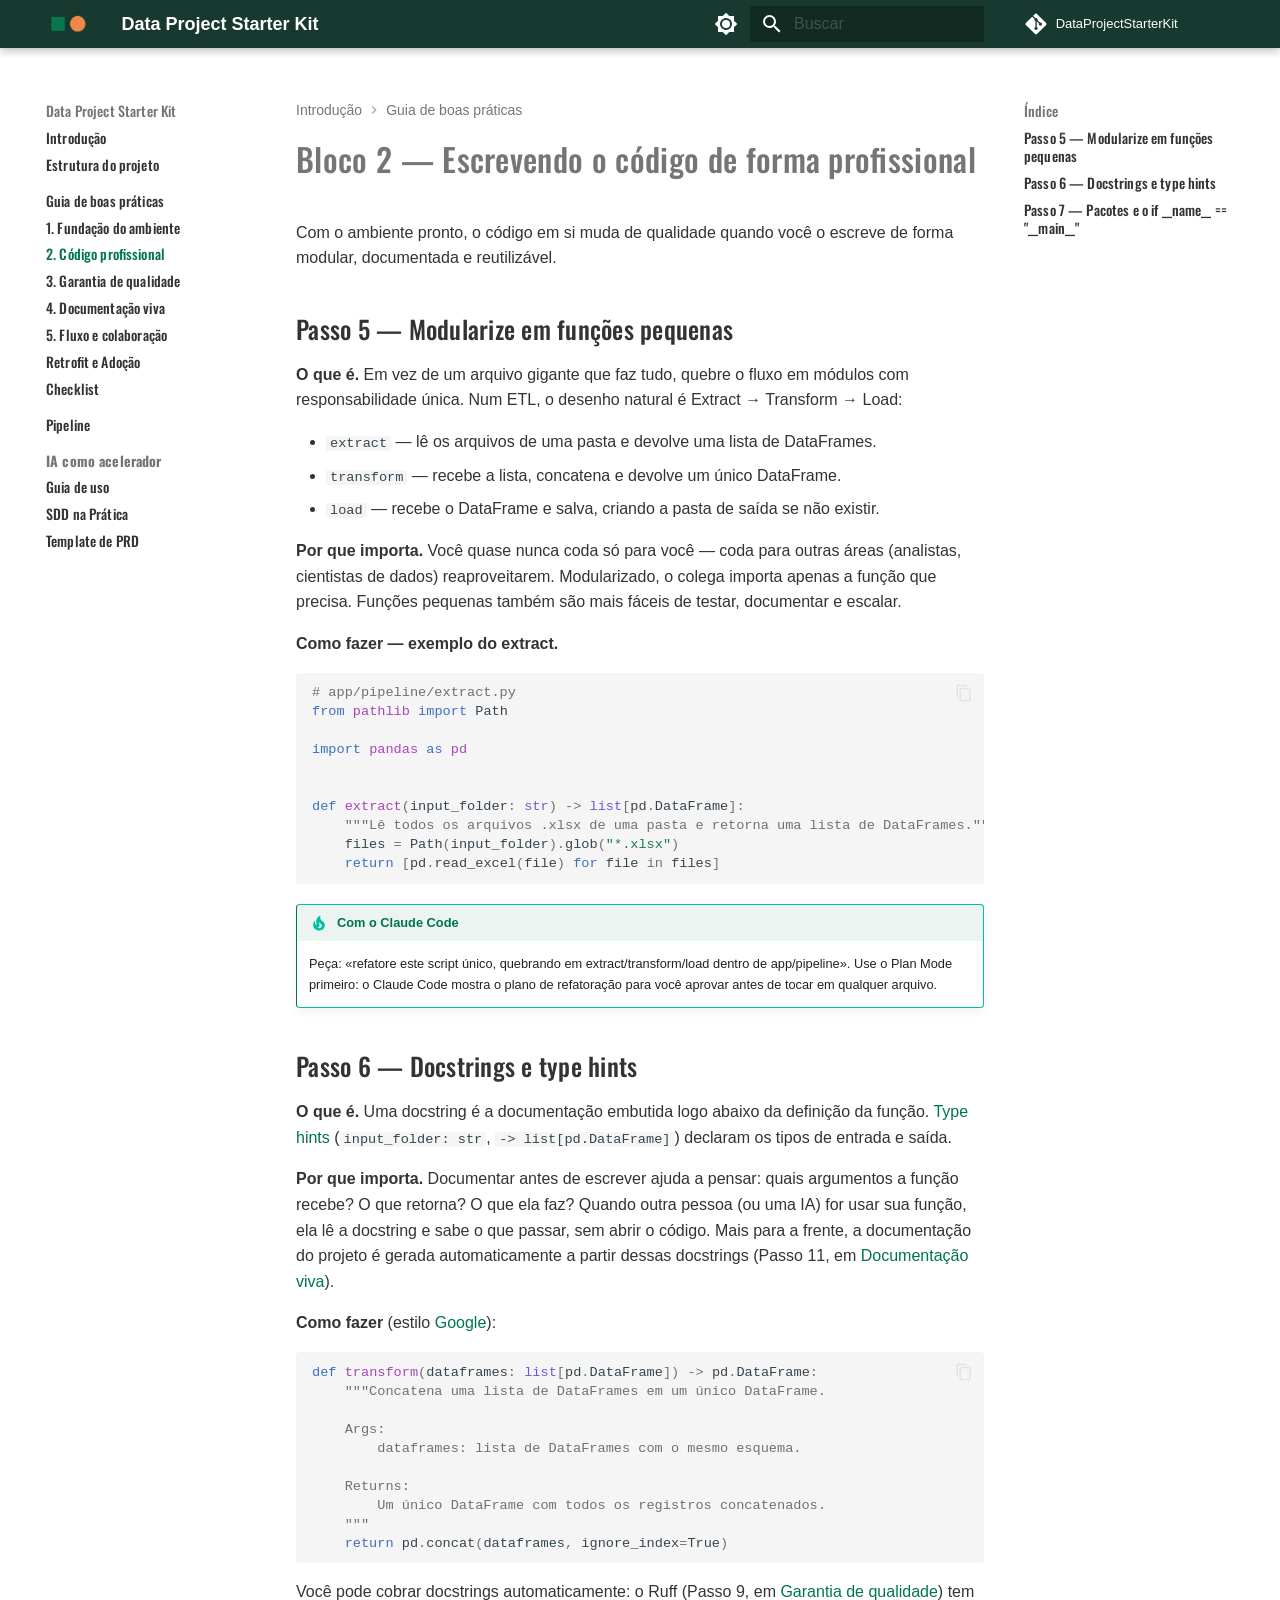
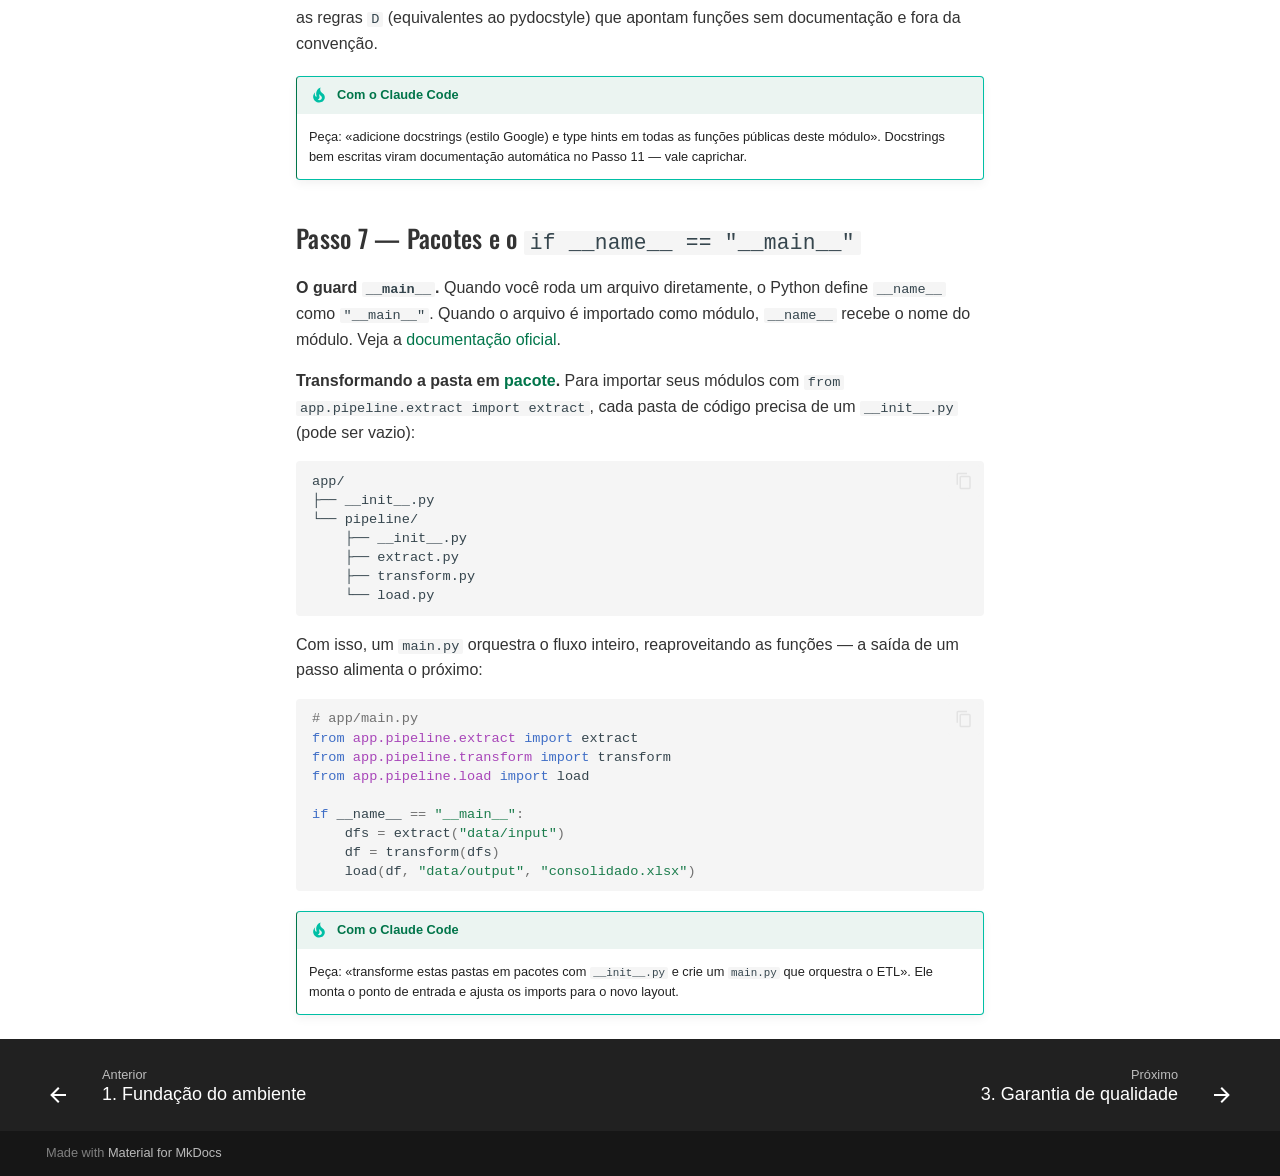
<file: guia/codigo/index.html>
<!doctype html>
<html lang="pt" class="no-js">
  <head>
    
      <meta charset="utf-8">
      <meta name="viewport" content="width=device-width,initial-scale=1">
      
        <meta name="description" content="Template padronizado para projetos de engenharia, ciência e análise de dados.">
      
      
      
      
        <link rel="prev" href="../fundacao/">
      
      
        <link rel="next" href="../qualidade/">
      
      
        
      
      
      <link rel="icon" href="../../assets/pattern.png">
      <meta name="generator" content="mkdocs-1.6.1, mkdocs-material-9.7.7">
    
    
      
        <title>2. Código profissional - Data Project Starter Kit</title>
      
    
    
      <link rel="stylesheet" href="../../assets/stylesheets/main.ec1eaa64.min.css">
      
        
        <link rel="stylesheet" href="../../assets/stylesheets/palette.ab4e12ef.min.css">
      
      


    
    
      
    
    
      
    
    
      <link rel="stylesheet" href="../../assets/_mkdocstrings.css">
    
      <link rel="stylesheet" href="../../stylesheets/extra.css">
    
    <script>__md_scope=new URL("../..",location),__md_hash=e=>[...e].reduce(((e,_)=>(e<<5)-e+_.charCodeAt(0)),0),__md_get=(e,_=localStorage,t=__md_scope)=>JSON.parse(_.getItem(t.pathname+"."+e)),__md_set=(e,_,t=localStorage,a=__md_scope)=>{try{t.setItem(a.pathname+"."+e,JSON.stringify(_))}catch(e){}}</script>
    
      

    
    
  </head>
  
  
    
    
      
    
    
    
    
    <body dir="ltr" data-md-color-scheme="default" data-md-color-primary="green" data-md-color-accent="orange">
  
    
    <input class="md-toggle" data-md-toggle="drawer" type="checkbox" id="__drawer" autocomplete="off">
    <input class="md-toggle" data-md-toggle="search" type="checkbox" id="__search" autocomplete="off">
    <label class="md-overlay" for="__drawer"></label>
    <div data-md-component="skip">
      
        
        <a href="#bloco-2-escrevendo-o-codigo-de-forma-profissional" class="md-skip">
          Pular para conteúdo
        </a>
      
    </div>
    <div data-md-component="announce">
      
    </div>
    
    
      

  

<header class="md-header md-header--shadow" data-md-component="header">
  <nav class="md-header__inner md-grid" aria-label="Cabeçalho">
    <a href="../.." title="Data Project Starter Kit" class="md-header__button md-logo" aria-label="Data Project Starter Kit" data-md-component="logo">
      
  <img src="../../assets/pattern.png" alt="logo">

    </a>
    <label class="md-header__button md-icon" for="__drawer">
      
      <svg xmlns="http://www.w3.org/2000/svg" viewBox="0 0 24 24"><path d="M3 6h18v2H3zm0 5h18v2H3zm0 5h18v2H3z"/></svg>
    </label>
    <div class="md-header__title" data-md-component="header-title">
      <div class="md-header__ellipsis">
        <div class="md-header__topic">
          <span class="md-ellipsis">
            Data Project Starter Kit
          </span>
        </div>
        <div class="md-header__topic" data-md-component="header-topic">
          <span class="md-ellipsis">
            
              2. Código profissional
            
          </span>
        </div>
      </div>
    </div>
    
      
        <form class="md-header__option" data-md-component="palette">
  
    
    
    
    <input class="md-option" data-md-color-media="(prefers-color-scheme: light)" data-md-color-scheme="default" data-md-color-primary="green" data-md-color-accent="orange"  aria-label="Mudar para modo escuro"  type="radio" name="__palette" id="__palette_0">
    
      <label class="md-header__button md-icon" title="Mudar para modo escuro" for="__palette_1" hidden>
        <svg xmlns="http://www.w3.org/2000/svg" viewBox="0 0 24 24"><path d="M12 8a4 4 0 0 0-4 4 4 4 0 0 0 4 4 4 4 0 0 0 4-4 4 4 0 0 0-4-4m0 10a6 6 0 0 1-6-6 6 6 0 0 1 6-6 6 6 0 0 1 6 6 6 6 0 0 1-6 6m8-9.31V4h-4.69L12 .69 8.69 4H4v4.69L.69 12 4 15.31V20h4.69L12 23.31 15.31 20H20v-4.69L23.31 12z"/></svg>
      </label>
    
  
    
    
    
    <input class="md-option" data-md-color-media="(prefers-color-scheme: dark)" data-md-color-scheme="slate" data-md-color-primary="green" data-md-color-accent="orange"  aria-label="Mudar para modo claro"  type="radio" name="__palette" id="__palette_1">
    
      <label class="md-header__button md-icon" title="Mudar para modo claro" for="__palette_0" hidden>
        <svg xmlns="http://www.w3.org/2000/svg" viewBox="0 0 24 24"><path d="M12 18c-.89 0-1.74-.2-2.5-.55C11.56 16.5 13 14.42 13 12s-1.44-4.5-3.5-5.45C10.26 6.2 11.11 6 12 6a6 6 0 0 1 6 6 6 6 0 0 1-6 6m8-9.31V4h-4.69L12 .69 8.69 4H4v4.69L.69 12 4 15.31V20h4.69L12 23.31 15.31 20H20v-4.69L23.31 12z"/></svg>
      </label>
    
  
</form>
      
    
    
      <script>var palette=__md_get("__palette");if(palette&&palette.color){if("(prefers-color-scheme)"===palette.color.media){var media=matchMedia("(prefers-color-scheme: light)"),input=document.querySelector(media.matches?"[data-md-color-media='(prefers-color-scheme: light)']":"[data-md-color-media='(prefers-color-scheme: dark)']");palette.color.media=input.getAttribute("data-md-color-media"),palette.color.scheme=input.getAttribute("data-md-color-scheme"),palette.color.primary=input.getAttribute("data-md-color-primary"),palette.color.accent=input.getAttribute("data-md-color-accent")}for(var[key,value]of Object.entries(palette.color))document.body.setAttribute("data-md-color-"+key,value)}</script>
    
    
    
      
      
        <label class="md-header__button md-icon" for="__search">
          
          <svg xmlns="http://www.w3.org/2000/svg" viewBox="0 0 24 24"><path d="M9.5 3A6.5 6.5 0 0 1 16 9.5c0 1.61-.59 3.09-1.56 4.23l.27.27h.79l5 5-1.5 1.5-5-5v-.79l-.27-.27A6.52 6.52 0 0 1 9.5 16 6.5 6.5 0 0 1 3 9.5 6.5 6.5 0 0 1 9.5 3m0 2C7 5 5 7 5 9.5S7 14 9.5 14 14 12 14 9.5 12 5 9.5 5"/></svg>
        </label>
        <div class="md-search" data-md-component="search" role="dialog">
  <label class="md-search__overlay" for="__search"></label>
  <div class="md-search__inner" role="search">
    <form class="md-search__form" name="search">
      <input type="text" class="md-search__input" name="query" aria-label="Buscar" placeholder="Buscar" autocapitalize="off" autocorrect="off" autocomplete="off" spellcheck="false" data-md-component="search-query" required>
      <label class="md-search__icon md-icon" for="__search">
        
        <svg xmlns="http://www.w3.org/2000/svg" viewBox="0 0 24 24"><path d="M9.5 3A6.5 6.5 0 0 1 16 9.5c0 1.61-.59 3.09-1.56 4.23l.27.27h.79l5 5-1.5 1.5-5-5v-.79l-.27-.27A6.52 6.52 0 0 1 9.5 16 6.5 6.5 0 0 1 3 9.5 6.5 6.5 0 0 1 9.5 3m0 2C7 5 5 7 5 9.5S7 14 9.5 14 14 12 14 9.5 12 5 9.5 5"/></svg>
        
        <svg xmlns="http://www.w3.org/2000/svg" viewBox="0 0 24 24"><path d="M20 11v2H8l5.5 5.5-1.42 1.42L4.16 12l7.92-7.92L13.5 5.5 8 11z"/></svg>
      </label>
      <nav class="md-search__options" aria-label="Pesquisar">
        
        <button type="reset" class="md-search__icon md-icon" title="Limpar" aria-label="Limpar" tabindex="-1">
          
          <svg xmlns="http://www.w3.org/2000/svg" viewBox="0 0 24 24"><path d="M19 6.41 17.59 5 12 10.59 6.41 5 5 6.41 10.59 12 5 17.59 6.41 19 12 13.41 17.59 19 19 17.59 13.41 12z"/></svg>
        </button>
      </nav>
      
    </form>
    <div class="md-search__output">
      <div class="md-search__scrollwrap" tabindex="0" data-md-scrollfix>
        <div class="md-search-result" data-md-component="search-result">
          <div class="md-search-result__meta">
            Inicializando busca
          </div>
          <ol class="md-search-result__list" role="presentation"></ol>
        </div>
      </div>
    </div>
  </div>
</div>
      
    
    
      <div class="md-header__source">
        <a href="https://github.com/filipimr/Data-Project-Starter-Kit" title="Ir para repositório" class="md-source" data-md-component="source">
  <div class="md-source__icon md-icon">
    
    <svg xmlns="http://www.w3.org/2000/svg" viewBox="0 0 448 512"><!--! Font Awesome Free 7.1.0 by @fontawesome - https://fontawesome.com License - https://fontawesome.com/license/free (Icons: CC BY 4.0, Fonts: SIL OFL 1.1, Code: MIT License) Copyright 2025 Fonticons, Inc.--><path d="M439.6 236.1 244 40.5c-5.4-5.5-12.8-8.5-20.4-8.5s-15 3-20.4 8.4L162.5 81l51.5 51.5c27.1-9.1 52.7 16.8 43.4 43.7l49.7 49.7c34.2-11.8 61.2 31 35.5 56.7-26.5 26.5-70.2-2.9-56-37.3L240.3 199v121.9c25.3 12.5 22.3 41.8 9.1 55-6.4 6.4-15.2 10.1-24.3 10.1s-17.8-3.6-24.3-10.1c-17.6-17.6-11.1-46.9 11.2-56v-123c-20.8-8.5-24.6-30.7-18.6-45L142.6 101 8.5 235.1C3 240.6 0 247.9 0 255.5s3 15 8.5 20.4l195.6 195.7c5.4 5.4 12.7 8.4 20.4 8.4s15-3 20.4-8.4l194.7-194.7c5.4-5.4 8.4-12.8 8.4-20.4s-3-15-8.4-20.4"/></svg>
  </div>
  <div class="md-source__repository">
    DataProjectStarterKit
  </div>
</a>
      </div>
    
  </nav>
  
</header>
    
    <div class="md-container" data-md-component="container">
      
      
        
          
        
      
      <main class="md-main" data-md-component="main">
        <div class="md-main__inner md-grid">
          
            
              
              <div class="md-sidebar md-sidebar--primary" data-md-component="sidebar" data-md-type="navigation" >
                <div class="md-sidebar__scrollwrap">
                  <div class="md-sidebar__inner">
                    



<nav class="md-nav md-nav--primary" aria-label="Navegação" data-md-level="0">
  <label class="md-nav__title" for="__drawer">
    <a href="../.." title="Data Project Starter Kit" class="md-nav__button md-logo" aria-label="Data Project Starter Kit" data-md-component="logo">
      
  <img src="../../assets/pattern.png" alt="logo">

    </a>
    Data Project Starter Kit
  </label>
  
    <div class="md-nav__source">
      <a href="https://github.com/filipimr/Data-Project-Starter-Kit" title="Ir para repositório" class="md-source" data-md-component="source">
  <div class="md-source__icon md-icon">
    
    <svg xmlns="http://www.w3.org/2000/svg" viewBox="0 0 448 512"><!--! Font Awesome Free 7.1.0 by @fontawesome - https://fontawesome.com License - https://fontawesome.com/license/free (Icons: CC BY 4.0, Fonts: SIL OFL 1.1, Code: MIT License) Copyright 2025 Fonticons, Inc.--><path d="M439.6 236.1 244 40.5c-5.4-5.5-12.8-8.5-20.4-8.5s-15 3-20.4 8.4L162.5 81l51.5 51.5c27.1-9.1 52.7 16.8 43.4 43.7l49.7 49.7c34.2-11.8 61.2 31 35.5 56.7-26.5 26.5-70.2-2.9-56-37.3L240.3 199v121.9c25.3 12.5 22.3 41.8 9.1 55-6.4 6.4-15.2 10.1-24.3 10.1s-17.8-3.6-24.3-10.1c-17.6-17.6-11.1-46.9 11.2-56v-123c-20.8-8.5-24.6-30.7-18.6-45L142.6 101 8.5 235.1C3 240.6 0 247.9 0 255.5s3 15 8.5 20.4l195.6 195.7c5.4 5.4 12.7 8.4 20.4 8.4s15-3 20.4-8.4l194.7-194.7c5.4-5.4 8.4-12.8 8.4-20.4s-3-15-8.4-20.4"/></svg>
  </div>
  <div class="md-source__repository">
    DataProjectStarterKit
  </div>
</a>
    </div>
  
  <ul class="md-nav__list" data-md-scrollfix>
    
      
      
  
  
  
  
    <li class="md-nav__item">
      <a href="../.." class="md-nav__link">
        
  
  
  <span class="md-ellipsis">
    
  
    Introdução
  

    
  </span>
  
  

      </a>
    </li>
  

    
      
      
  
  
  
  
    <li class="md-nav__item">
      <a href="../../estrutura/" class="md-nav__link">
        
  
  
  <span class="md-ellipsis">
    
  
    Estrutura do projeto
  

    
  </span>
  
  

      </a>
    </li>
  

    
      
      
  
  
    
  
  
  
    
    
      
        
          
        
      
        
      
        
      
        
      
        
      
        
      
        
      
        
      
    
    
    
      
        
        
      
    
    
    <li class="md-nav__item md-nav__item--active md-nav__item--section md-nav__item--nested">
      
        
        
        <input class="md-nav__toggle md-toggle " type="checkbox" id="__nav_3" checked>
        
          
          <div class="md-nav__link md-nav__container">
            <a href="../" class="md-nav__link ">
              
  
  
  <span class="md-ellipsis">
    
  
    Guia de boas práticas
  

    
  </span>
  
  

            </a>
            
              
              <label class="md-nav__link " for="__nav_3" id="__nav_3_label" tabindex="">
                <span class="md-nav__icon md-icon"></span>
              </label>
            
          </div>
        
        <nav class="md-nav" data-md-level="1" aria-labelledby="__nav_3_label" aria-expanded="true">
          <label class="md-nav__title" for="__nav_3">
            <span class="md-nav__icon md-icon"></span>
            
  
    Guia de boas práticas
  

          </label>
          <ul class="md-nav__list" data-md-scrollfix>
            
              
            
              
                
  
  
  
  
    <li class="md-nav__item">
      <a href="../fundacao/" class="md-nav__link">
        
  
  
  <span class="md-ellipsis">
    
  
    1. Fundação do ambiente
  

    
  </span>
  
  

      </a>
    </li>
  

              
            
              
                
  
  
    
  
  
  
    <li class="md-nav__item md-nav__item--active">
      
      <input class="md-nav__toggle md-toggle" type="checkbox" id="__toc">
      
      
        
      
      
        <label class="md-nav__link md-nav__link--active" for="__toc">
          
  
  
  <span class="md-ellipsis">
    
  
    2. Código profissional
  

    
  </span>
  
  

          <span class="md-nav__icon md-icon"></span>
        </label>
      
      <a href="./" class="md-nav__link md-nav__link--active">
        
  
  
  <span class="md-ellipsis">
    
  
    2. Código profissional
  

    
  </span>
  
  

      </a>
      
        

<nav class="md-nav md-nav--secondary" aria-label="Índice">
  
  
  
    
  
  
    <label class="md-nav__title" for="__toc">
      <span class="md-nav__icon md-icon"></span>
      Índice
    </label>
    <ul class="md-nav__list" data-md-component="toc" data-md-scrollfix>
      
        <li class="md-nav__item">
  <a href="#passo-5-modularize-em-funcoes-pequenas" class="md-nav__link">
    <span class="md-ellipsis">
      
        Passo 5 — Modularize em funções pequenas
      
    </span>
  </a>
  
</li>
      
        <li class="md-nav__item">
  <a href="#passo-6-docstrings-e-type-hints" class="md-nav__link">
    <span class="md-ellipsis">
      
        Passo 6 — Docstrings e type hints
      
    </span>
  </a>
  
</li>
      
        <li class="md-nav__item">
  <a href="#passo-7-pacotes-e-o-if-__name__-__main__" class="md-nav__link">
    <span class="md-ellipsis">
      
        Passo 7 — Pacotes e o if __name__ == "__main__"
      
    </span>
  </a>
  
</li>
      
    </ul>
  
</nav>
      
    </li>
  

              
            
              
                
  
  
  
  
    <li class="md-nav__item">
      <a href="../qualidade/" class="md-nav__link">
        
  
  
  <span class="md-ellipsis">
    
  
    3. Garantia de qualidade
  

    
  </span>
  
  

      </a>
    </li>
  

              
            
              
                
  
  
  
  
    <li class="md-nav__item">
      <a href="../documentacao/" class="md-nav__link">
        
  
  
  <span class="md-ellipsis">
    
  
    4. Documentação viva
  

    
  </span>
  
  

      </a>
    </li>
  

              
            
              
                
  
  
  
  
    <li class="md-nav__item">
      <a href="../colaboracao/" class="md-nav__link">
        
  
  
  <span class="md-ellipsis">
    
  
    5. Fluxo e colaboração
  

    
  </span>
  
  

      </a>
    </li>
  

              
            
              
                
  
  
  
  
    <li class="md-nav__item">
      <a href="../retrofit/" class="md-nav__link">
        
  
  
  <span class="md-ellipsis">
    
  
    Retrofit e Adoção
  

    
  </span>
  
  

      </a>
    </li>
  

              
            
              
                
  
  
  
  
    <li class="md-nav__item">
      <a href="../checklist/" class="md-nav__link">
        
  
  
  <span class="md-ellipsis">
    
  
    Checklist
  

    
  </span>
  
  

      </a>
    </li>
  

              
            
          </ul>
        </nav>
      
    </li>
  

    
      
      
  
  
  
  
    <li class="md-nav__item">
      <a href="../../pipeline/" class="md-nav__link">
        
  
  
  <span class="md-ellipsis">
    
  
    Pipeline
  

    
  </span>
  
  

      </a>
    </li>
  

    
      
      
  
  
  
  
    
    
      
        
      
        
      
        
      
    
    
    
      
        
        
      
    
    
    <li class="md-nav__item md-nav__item--section md-nav__item--nested">
      
        
        
        <input class="md-nav__toggle md-toggle " type="checkbox" id="__nav_5" >
        
          
          <label class="md-nav__link" for="__nav_5" id="__nav_5_label" tabindex="">
            
  
  
  <span class="md-ellipsis">
    
  
    IA como acelerador
  

    
  </span>
  
  

            <span class="md-nav__icon md-icon"></span>
          </label>
        
        <nav class="md-nav" data-md-level="1" aria-labelledby="__nav_5_label" aria-expanded="false">
          <label class="md-nav__title" for="__nav_5">
            <span class="md-nav__icon md-icon"></span>
            
  
    IA como acelerador
  

          </label>
          <ul class="md-nav__list" data-md-scrollfix>
            
              
                
  
  
  
  
    <li class="md-nav__item">
      <a href="../../ia-como-acelerador/" class="md-nav__link">
        
  
  
  <span class="md-ellipsis">
    
  
    Guia de uso
  

    
  </span>
  
  

      </a>
    </li>
  

              
            
              
                
  
  
  
  
    <li class="md-nav__item">
      <a href="../../sdd/" class="md-nav__link">
        
  
  
  <span class="md-ellipsis">
    
  
    SDD na Prática
  

    
  </span>
  
  

      </a>
    </li>
  

              
            
              
                
  
  
  
  
    <li class="md-nav__item">
      <a href="../../prd-template/" class="md-nav__link">
        
  
  
  <span class="md-ellipsis">
    
  
    Template de PRD
  

    
  </span>
  
  

      </a>
    </li>
  

              
            
          </ul>
        </nav>
      
    </li>
  

    
  </ul>
</nav>
                  </div>
                </div>
              </div>
            
            
              
              <div class="md-sidebar md-sidebar--secondary" data-md-component="sidebar" data-md-type="toc" >
                <div class="md-sidebar__scrollwrap">
                  <div class="md-sidebar__inner">
                    

<nav class="md-nav md-nav--secondary" aria-label="Índice">
  
  
  
    
  
  
    <label class="md-nav__title" for="__toc">
      <span class="md-nav__icon md-icon"></span>
      Índice
    </label>
    <ul class="md-nav__list" data-md-component="toc" data-md-scrollfix>
      
        <li class="md-nav__item">
  <a href="#passo-5-modularize-em-funcoes-pequenas" class="md-nav__link">
    <span class="md-ellipsis">
      
        Passo 5 — Modularize em funções pequenas
      
    </span>
  </a>
  
</li>
      
        <li class="md-nav__item">
  <a href="#passo-6-docstrings-e-type-hints" class="md-nav__link">
    <span class="md-ellipsis">
      
        Passo 6 — Docstrings e type hints
      
    </span>
  </a>
  
</li>
      
        <li class="md-nav__item">
  <a href="#passo-7-pacotes-e-o-if-__name__-__main__" class="md-nav__link">
    <span class="md-ellipsis">
      
        Passo 7 — Pacotes e o if __name__ == "__main__"
      
    </span>
  </a>
  
</li>
      
    </ul>
  
</nav>
                  </div>
                </div>
              </div>
            
          
          
            <div class="md-content" data-md-component="content">
              
                



  


  <nav class="md-path" aria-label="Navegação" >
    <ol class="md-path__list">
      
        
  
  
    <li class="md-path__item">
      <a href="../.." class="md-path__link">
        
  <span class="md-ellipsis">
    Introdução
  </span>

      </a>
    </li>
  

      
      
        
  
  
    
    
      <li class="md-path__item">
        <a href="../" class="md-path__link">
          
  <span class="md-ellipsis">
    Guia de boas práticas
  </span>

        </a>
      </li>
    
  

      
    </ol>
  </nav>

              
              <article class="md-content__inner md-typeset">
                
                  


  
  


<h1 id="bloco-2-escrevendo-o-codigo-de-forma-profissional">Bloco 2 — Escrevendo o código de forma profissional</h1>
<p>Com o ambiente pronto, o código em si muda de qualidade quando você o
escreve de forma modular, documentada e reutilizável.</p>
<h2 id="passo-5-modularize-em-funcoes-pequenas">Passo 5 — Modularize em funções pequenas</h2>
<p><strong>O que é.</strong> Em vez de um arquivo gigante que faz tudo, quebre o fluxo em
módulos com responsabilidade única. Num ETL, o desenho natural é
Extract → Transform → Load:</p>
<ul>
<li><code>extract</code> — lê os arquivos de uma pasta e devolve uma lista de DataFrames.</li>
<li><code>transform</code> — recebe a lista, concatena e devolve um único DataFrame.</li>
<li><code>load</code> — recebe o DataFrame e salva, criando a pasta de saída se não existir.</li>
</ul>
<p><strong>Por que importa.</strong> Você quase nunca coda só para você — coda para outras
áreas (analistas, cientistas de dados) reaproveitarem. Modularizado, o
colega importa apenas a função que precisa. Funções pequenas também são
mais fáceis de testar, documentar e escalar.</p>
<p><strong>Como fazer — exemplo do extract.</strong></p>
<div class="highlight"><pre><span></span><code><span class="c1"># app/pipeline/extract.py</span>
<span class="kn">from</span><span class="w"> </span><span class="nn">pathlib</span><span class="w"> </span><span class="kn">import</span> <span class="n">Path</span>

<span class="kn">import</span><span class="w"> </span><span class="nn">pandas</span><span class="w"> </span><span class="k">as</span><span class="w"> </span><span class="nn">pd</span>


<span class="k">def</span><span class="w"> </span><span class="nf">extract</span><span class="p">(</span><span class="n">input_folder</span><span class="p">:</span> <span class="nb">str</span><span class="p">)</span> <span class="o">-&gt;</span> <span class="nb">list</span><span class="p">[</span><span class="n">pd</span><span class="o">.</span><span class="n">DataFrame</span><span class="p">]:</span>
<span class="w">    </span><span class="sd">&quot;&quot;&quot;Lê todos os arquivos .xlsx de uma pasta e retorna uma lista de DataFrames.&quot;&quot;&quot;</span>
    <span class="n">files</span> <span class="o">=</span> <span class="n">Path</span><span class="p">(</span><span class="n">input_folder</span><span class="p">)</span><span class="o">.</span><span class="n">glob</span><span class="p">(</span><span class="s2">&quot;*.xlsx&quot;</span><span class="p">)</span>
    <span class="k">return</span> <span class="p">[</span><span class="n">pd</span><span class="o">.</span><span class="n">read_excel</span><span class="p">(</span><span class="n">file</span><span class="p">)</span> <span class="k">for</span> <span class="n">file</span> <span class="ow">in</span> <span class="n">files</span><span class="p">]</span>
</code></pre></div>
<div class="admonition tip">
<p class="admonition-title">Com o Claude Code</p>
<p>Peça: «refatore este script único, quebrando em extract/transform/load
dentro de app/pipeline». Use o Plan Mode primeiro: o Claude Code mostra
o plano de refatoração para você aprovar antes de tocar em qualquer
arquivo.</p>
</div>
<h2 id="passo-6-docstrings-e-type-hints">Passo 6 — Docstrings e type hints</h2>
<p><strong>O que é.</strong> Uma docstring é a documentação embutida logo abaixo da
definição da função. <a href="https://docs.python.org/3/library/typing.html">Type hints</a>
(<code>input_folder: str</code>, <code>-&gt; list[pd.DataFrame]</code>) declaram os tipos de entrada
e saída.</p>
<p><strong>Por que importa.</strong> Documentar antes de escrever ajuda a pensar: quais
argumentos a função recebe? O que retorna? O que ela faz? Quando outra
pessoa (ou uma IA) for usar sua função, ela lê a docstring e sabe o que
passar, sem abrir o código. Mais para a frente, a documentação do projeto é
gerada automaticamente a partir dessas docstrings (Passo 11, em
<a href="../documentacao/">Documentação viva</a>).</p>
<p><strong>Como fazer</strong> (estilo <a href="https://google.github.io/styleguide/pyguide.html#38-comments-and-docstrings">Google</a>):</p>
<div class="highlight"><pre><span></span><code><span class="k">def</span><span class="w"> </span><span class="nf">transform</span><span class="p">(</span><span class="n">dataframes</span><span class="p">:</span> <span class="nb">list</span><span class="p">[</span><span class="n">pd</span><span class="o">.</span><span class="n">DataFrame</span><span class="p">])</span> <span class="o">-&gt;</span> <span class="n">pd</span><span class="o">.</span><span class="n">DataFrame</span><span class="p">:</span>
<span class="w">    </span><span class="sd">&quot;&quot;&quot;Concatena uma lista de DataFrames em um único DataFrame.</span>

<span class="sd">    Args:</span>
<span class="sd">        dataframes: lista de DataFrames com o mesmo esquema.</span>

<span class="sd">    Returns:</span>
<span class="sd">        Um único DataFrame com todos os registros concatenados.</span>
<span class="sd">    &quot;&quot;&quot;</span>
    <span class="k">return</span> <span class="n">pd</span><span class="o">.</span><span class="n">concat</span><span class="p">(</span><span class="n">dataframes</span><span class="p">,</span> <span class="n">ignore_index</span><span class="o">=</span><span class="kc">True</span><span class="p">)</span>
</code></pre></div>
<p>Você pode cobrar docstrings automaticamente: o Ruff (Passo 9, em
<a href="../qualidade/">Garantia de qualidade</a>) tem as regras <code>D</code> (equivalentes ao
pydocstyle) que apontam funções sem documentação e fora da convenção.</p>
<div class="admonition tip">
<p class="admonition-title">Com o Claude Code</p>
<p>Peça: «adicione docstrings (estilo Google) e type hints em todas as
funções públicas deste módulo». Docstrings bem escritas viram
documentação automática no Passo 11 — vale caprichar.</p>
</div>
<h2 id="passo-7-pacotes-e-o-if-__name__-__main__">Passo 7 — Pacotes e o <code>if __name__ == "__main__"</code></h2>
<p><strong>O guard <code>__main__</code>.</strong> Quando você roda um arquivo diretamente, o Python
define <code>__name__</code> como <code>"__main__"</code>. Quando o arquivo é importado como
módulo, <code>__name__</code> recebe o nome do módulo. Veja a
<a href="https://docs.python.org/3/library/__main__.html">documentação oficial</a>.</p>
<p><strong>Transformando a pasta em <a href="https://docs.python.org/3/tutorial/modules.html#packages">pacote</a>.</strong>
Para importar seus módulos com <code>from app.pipeline.extract import extract</code>,
cada pasta de código precisa de um <code>__init__.py</code> (pode ser vazio):</p>
<div class="highlight"><pre><span></span><code>app/
├── __init__.py
└── pipeline/
    ├── __init__.py
    ├── extract.py
    ├── transform.py
    └── load.py
</code></pre></div>
<p>Com isso, um <code>main.py</code> orquestra o fluxo inteiro, reaproveitando as
funções — a saída de um passo alimenta o próximo:</p>
<div class="highlight"><pre><span></span><code><span class="c1"># app/main.py</span>
<span class="kn">from</span><span class="w"> </span><span class="nn">app.pipeline.extract</span><span class="w"> </span><span class="kn">import</span> <span class="n">extract</span>
<span class="kn">from</span><span class="w"> </span><span class="nn">app.pipeline.transform</span><span class="w"> </span><span class="kn">import</span> <span class="n">transform</span>
<span class="kn">from</span><span class="w"> </span><span class="nn">app.pipeline.load</span><span class="w"> </span><span class="kn">import</span> <span class="n">load</span>

<span class="k">if</span> <span class="vm">__name__</span> <span class="o">==</span> <span class="s2">&quot;__main__&quot;</span><span class="p">:</span>
    <span class="n">dfs</span> <span class="o">=</span> <span class="n">extract</span><span class="p">(</span><span class="s2">&quot;data/input&quot;</span><span class="p">)</span>
    <span class="n">df</span> <span class="o">=</span> <span class="n">transform</span><span class="p">(</span><span class="n">dfs</span><span class="p">)</span>
    <span class="n">load</span><span class="p">(</span><span class="n">df</span><span class="p">,</span> <span class="s2">&quot;data/output&quot;</span><span class="p">,</span> <span class="s2">&quot;consolidado.xlsx&quot;</span><span class="p">)</span>
</code></pre></div>
<div class="admonition tip">
<p class="admonition-title">Com o Claude Code</p>
<p>Peça: «transforme estas pastas em pacotes com <code>__init__.py</code> e crie um
<code>main.py</code> que orquestra o ETL». Ele monta o ponto de entrada e ajusta
os imports para o novo layout.</p>
</div>












                
              </article>
            </div>
          
          
  <script>var tabs=__md_get("__tabs");if(Array.isArray(tabs))e:for(var set of document.querySelectorAll(".tabbed-set")){var labels=set.querySelector(".tabbed-labels");for(var tab of tabs)for(var label of labels.getElementsByTagName("label"))if(label.innerText.trim()===tab){var input=document.getElementById(label.htmlFor);input.checked=!0;continue e}}</script>

<script>var target=document.getElementById(location.hash.slice(1));target&&target.name&&(target.checked=target.name.startsWith("__tabbed_"))</script>
        </div>
        
          <button type="button" class="md-top md-icon" data-md-component="top" hidden>
  
  <svg xmlns="http://www.w3.org/2000/svg" viewBox="0 0 24 24"><path d="M13 20h-2V8l-5.5 5.5-1.42-1.42L12 4.16l7.92 7.92-1.42 1.42L13 8z"/></svg>
  Voltar para o topo
</button>
        
      </main>
      
        <footer class="md-footer">
  
    
      
      <nav class="md-footer__inner md-grid" aria-label="Rodapé" >
        
          
          <a href="../fundacao/" class="md-footer__link md-footer__link--prev" aria-label="Anterior: 1. Fundação do ambiente">
            <div class="md-footer__button md-icon">
              
              <svg xmlns="http://www.w3.org/2000/svg" viewBox="0 0 24 24"><path d="M20 11v2H8l5.5 5.5-1.42 1.42L4.16 12l7.92-7.92L13.5 5.5 8 11z"/></svg>
            </div>
            <div class="md-footer__title">
              <span class="md-footer__direction">
                Anterior
              </span>
              <div class="md-ellipsis">
                1. Fundação do ambiente
              </div>
            </div>
          </a>
        
        
          
          <a href="../qualidade/" class="md-footer__link md-footer__link--next" aria-label="Próximo: 3. Garantia de qualidade">
            <div class="md-footer__title">
              <span class="md-footer__direction">
                Próximo
              </span>
              <div class="md-ellipsis">
                3. Garantia de qualidade
              </div>
            </div>
            <div class="md-footer__button md-icon">
              
              <svg xmlns="http://www.w3.org/2000/svg" viewBox="0 0 24 24"><path d="M4 11v2h12l-5.5 5.5 1.42 1.42L19.84 12l-7.92-7.92L10.5 5.5 16 11z"/></svg>
            </div>
          </a>
        
      </nav>
    
  
  <div class="md-footer-meta md-typeset">
    <div class="md-footer-meta__inner md-grid">
      <div class="md-copyright">
  
  
    Made with
    <a href="https://squidfunk.github.io/mkdocs-material/" target="_blank" rel="noopener">
      Material for MkDocs
    </a>
  
</div>
      
    </div>
  </div>
</footer>
      
    </div>
    <div class="md-dialog" data-md-component="dialog">
      <div class="md-dialog__inner md-typeset"></div>
    </div>
    
      <div class="md-progress" data-md-component="progress" role="progressbar"></div>
    
    
    
      
      
      <script id="__config" type="application/json">{"annotate": null, "base": "../..", "features": ["navigation.path", "navigation.instant", "navigation.instant.prefetch", "navigation.instant.progress", "navigation.sections", "navigation.indexes", "navigation.tracking", "content.code.annotate", "toc.follow", "navigation.footer", "navigation.top", "content.code.copy", "content.tabs.link"], "search": "../../assets/javascripts/workers/search.2c215733.min.js", "tags": null, "translations": {"clipboard.copied": "Copiado para \u00e1rea de transfer\u00eancia", "clipboard.copy": "Copiar para \u00e1rea de transfer\u00eancia", "search.result.more.one": "mais 1 nesta p\u00e1gina", "search.result.more.other": "# mais nesta p\u00e1gina", "search.result.none": "Nenhum documento encontrado", "search.result.one": "1 documento encontrado", "search.result.other": "# documentos encontrados", "search.result.placeholder": "Digite para iniciar a busca", "search.result.term.missing": "Ausente", "select.version": "Selecione a vers\u00e3o"}, "version": null}</script>
    
    
      <script src="../../assets/javascripts/bundle.d7400e89.min.js"></script>
      
    
  </body>
</html>
</file>
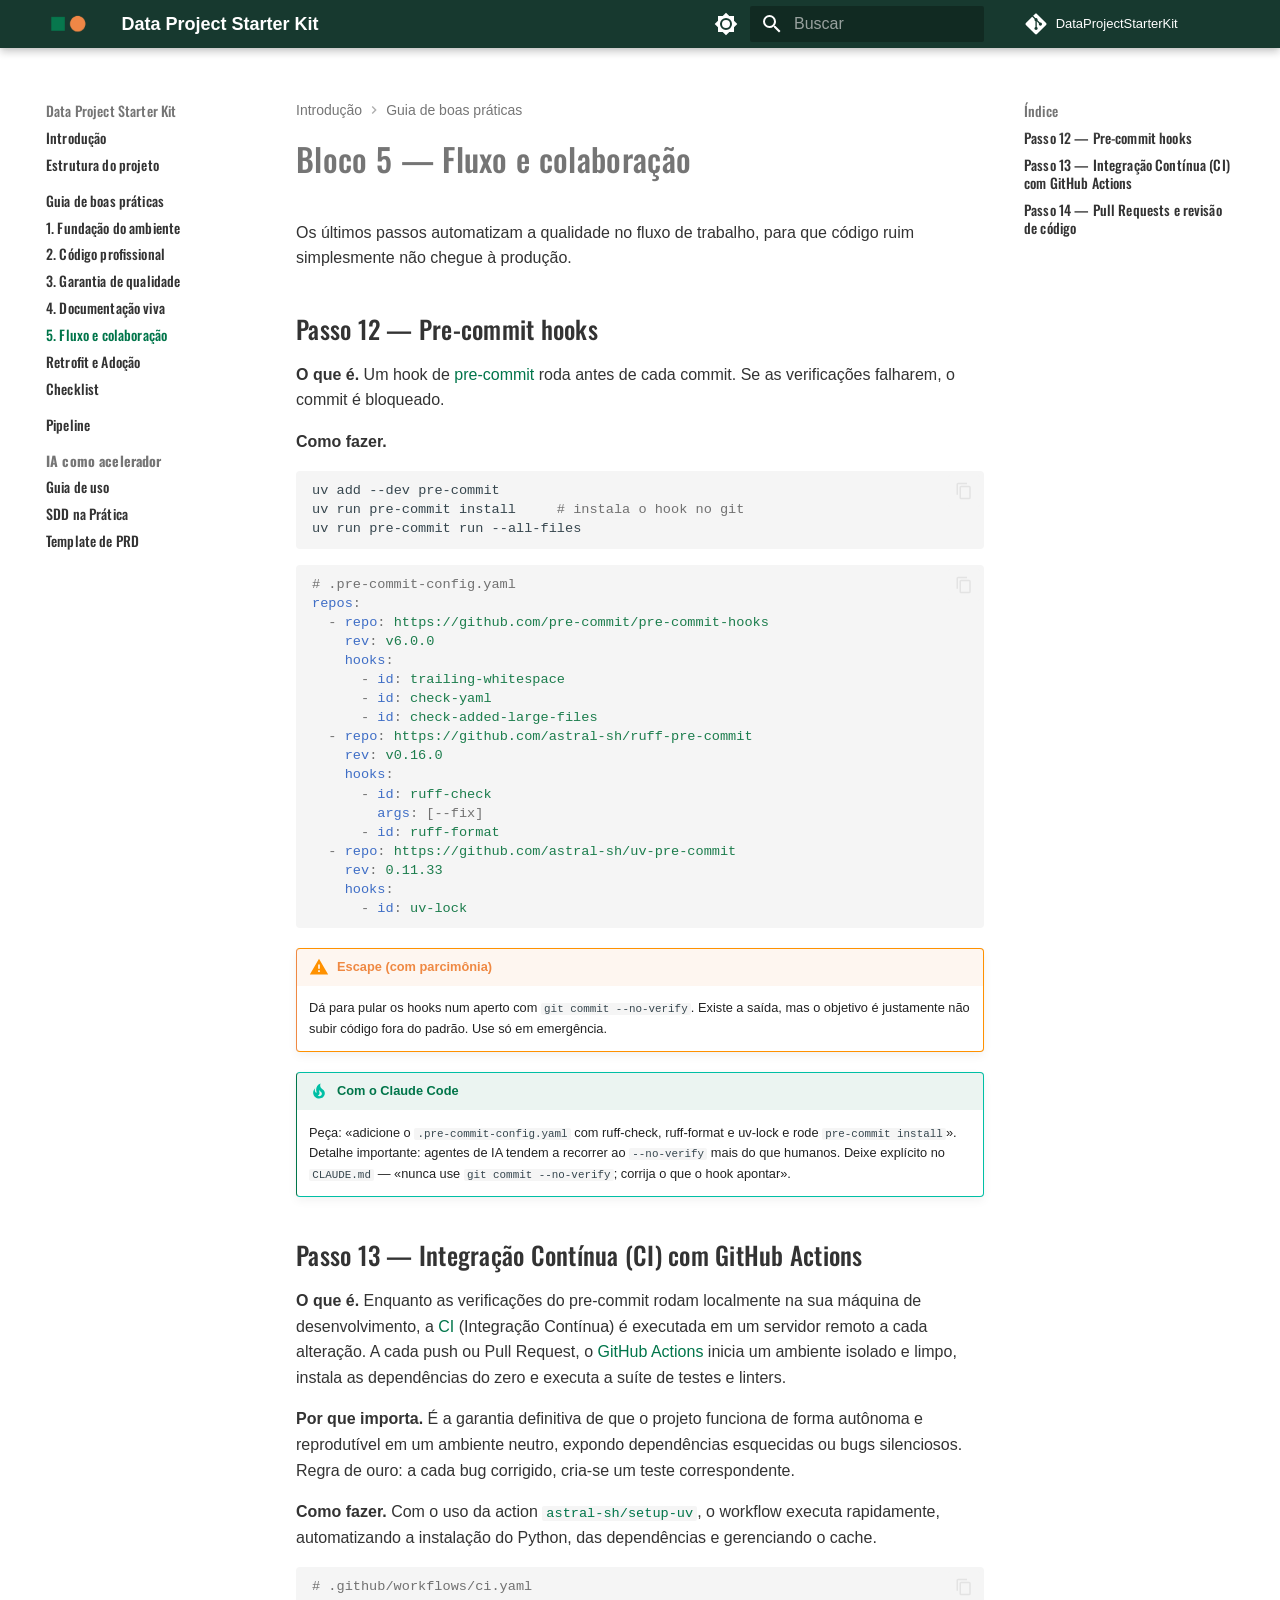
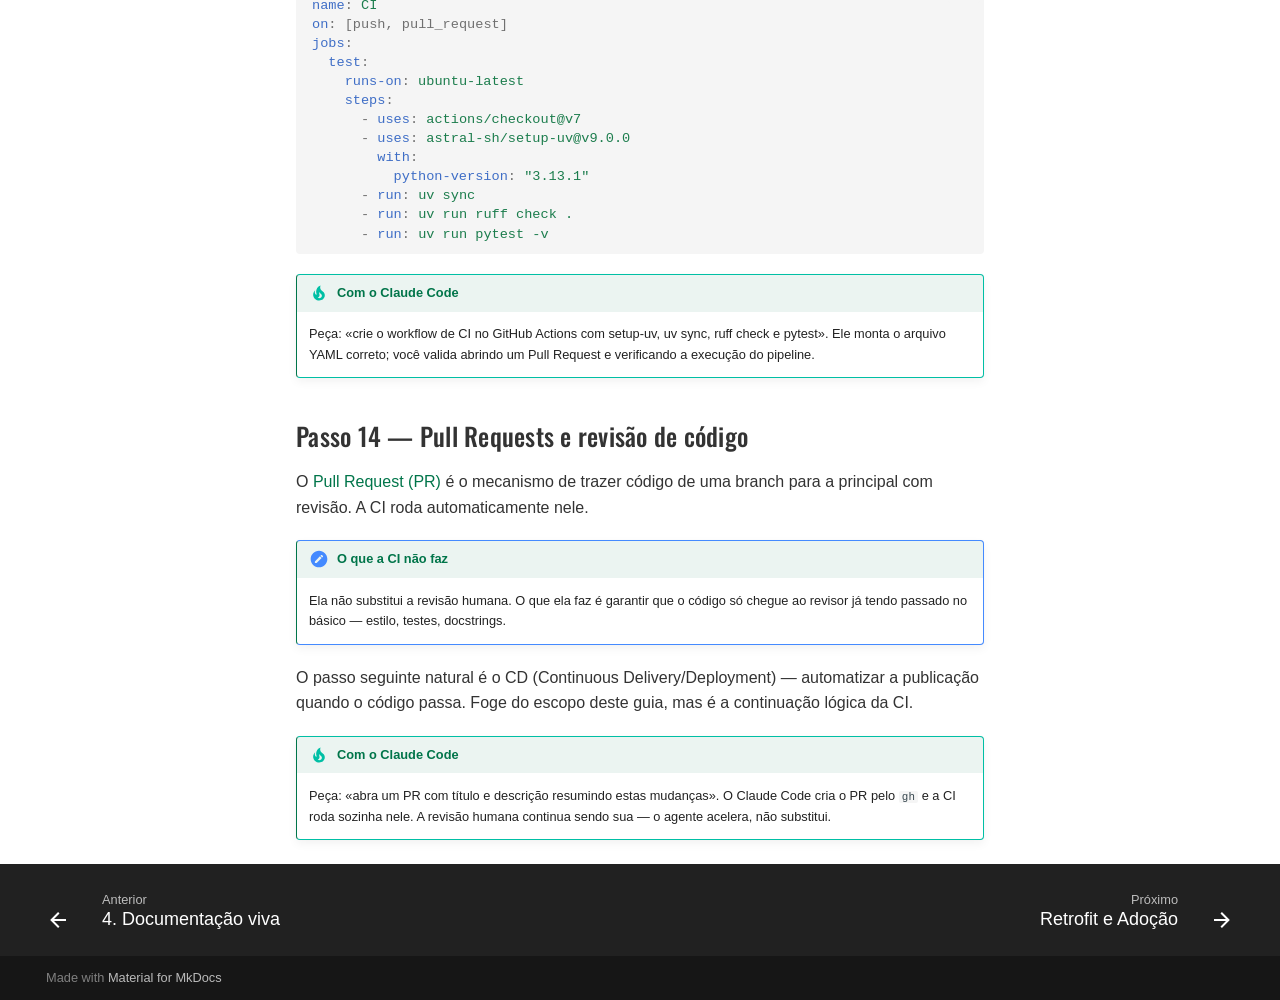
<file: guia/colaboracao/index.html>
<!doctype html>
<html lang="pt" class="no-js">
  <head>
    
      <meta charset="utf-8">
      <meta name="viewport" content="width=device-width,initial-scale=1">
      
        <meta name="description" content="Template padronizado para projetos de engenharia, ciência e análise de dados.">
      
      
      
      
        <link rel="prev" href="../documentacao/">
      
      
        <link rel="next" href="../retrofit/">
      
      
        
      
      
      <link rel="icon" href="../../assets/pattern.png">
      <meta name="generator" content="mkdocs-1.6.1, mkdocs-material-9.7.7">
    
    
      
        <title>5. Fluxo e colaboração - Data Project Starter Kit</title>
      
    
    
      <link rel="stylesheet" href="../../assets/stylesheets/main.ec1eaa64.min.css">
      
        
        <link rel="stylesheet" href="../../assets/stylesheets/palette.ab4e12ef.min.css">
      
      


    
    
      
    
    
      
    
    
      <link rel="stylesheet" href="../../assets/_mkdocstrings.css">
    
      <link rel="stylesheet" href="../../stylesheets/extra.css">
    
    <script>__md_scope=new URL("../..",location),__md_hash=e=>[...e].reduce(((e,_)=>(e<<5)-e+_.charCodeAt(0)),0),__md_get=(e,_=localStorage,t=__md_scope)=>JSON.parse(_.getItem(t.pathname+"."+e)),__md_set=(e,_,t=localStorage,a=__md_scope)=>{try{t.setItem(a.pathname+"."+e,JSON.stringify(_))}catch(e){}}</script>
    
      

    
    
  </head>
  
  
    
    
      
    
    
    
    
    <body dir="ltr" data-md-color-scheme="default" data-md-color-primary="green" data-md-color-accent="orange">
  
    
    <input class="md-toggle" data-md-toggle="drawer" type="checkbox" id="__drawer" autocomplete="off">
    <input class="md-toggle" data-md-toggle="search" type="checkbox" id="__search" autocomplete="off">
    <label class="md-overlay" for="__drawer"></label>
    <div data-md-component="skip">
      
        
        <a href="#bloco-5-fluxo-e-colaboracao" class="md-skip">
          Pular para conteúdo
        </a>
      
    </div>
    <div data-md-component="announce">
      
    </div>
    
    
      

  

<header class="md-header md-header--shadow" data-md-component="header">
  <nav class="md-header__inner md-grid" aria-label="Cabeçalho">
    <a href="../.." title="Data Project Starter Kit" class="md-header__button md-logo" aria-label="Data Project Starter Kit" data-md-component="logo">
      
  <img src="../../assets/pattern.png" alt="logo">

    </a>
    <label class="md-header__button md-icon" for="__drawer">
      
      <svg xmlns="http://www.w3.org/2000/svg" viewBox="0 0 24 24"><path d="M3 6h18v2H3zm0 5h18v2H3zm0 5h18v2H3z"/></svg>
    </label>
    <div class="md-header__title" data-md-component="header-title">
      <div class="md-header__ellipsis">
        <div class="md-header__topic">
          <span class="md-ellipsis">
            Data Project Starter Kit
          </span>
        </div>
        <div class="md-header__topic" data-md-component="header-topic">
          <span class="md-ellipsis">
            
              5. Fluxo e colaboração
            
          </span>
        </div>
      </div>
    </div>
    
      
        <form class="md-header__option" data-md-component="palette">
  
    
    
    
    <input class="md-option" data-md-color-media="(prefers-color-scheme: light)" data-md-color-scheme="default" data-md-color-primary="green" data-md-color-accent="orange"  aria-label="Mudar para modo escuro"  type="radio" name="__palette" id="__palette_0">
    
      <label class="md-header__button md-icon" title="Mudar para modo escuro" for="__palette_1" hidden>
        <svg xmlns="http://www.w3.org/2000/svg" viewBox="0 0 24 24"><path d="M12 8a4 4 0 0 0-4 4 4 4 0 0 0 4 4 4 4 0 0 0 4-4 4 4 0 0 0-4-4m0 10a6 6 0 0 1-6-6 6 6 0 0 1 6-6 6 6 0 0 1 6 6 6 6 0 0 1-6 6m8-9.31V4h-4.69L12 .69 8.69 4H4v4.69L.69 12 4 15.31V20h4.69L12 23.31 15.31 20H20v-4.69L23.31 12z"/></svg>
      </label>
    
  
    
    
    
    <input class="md-option" data-md-color-media="(prefers-color-scheme: dark)" data-md-color-scheme="slate" data-md-color-primary="green" data-md-color-accent="orange"  aria-label="Mudar para modo claro"  type="radio" name="__palette" id="__palette_1">
    
      <label class="md-header__button md-icon" title="Mudar para modo claro" for="__palette_0" hidden>
        <svg xmlns="http://www.w3.org/2000/svg" viewBox="0 0 24 24"><path d="M12 18c-.89 0-1.74-.2-2.5-.55C11.56 16.5 13 14.42 13 12s-1.44-4.5-3.5-5.45C10.26 6.2 11.11 6 12 6a6 6 0 0 1 6 6 6 6 0 0 1-6 6m8-9.31V4h-4.69L12 .69 8.69 4H4v4.69L.69 12 4 15.31V20h4.69L12 23.31 15.31 20H20v-4.69L23.31 12z"/></svg>
      </label>
    
  
</form>
      
    
    
      <script>var palette=__md_get("__palette");if(palette&&palette.color){if("(prefers-color-scheme)"===palette.color.media){var media=matchMedia("(prefers-color-scheme: light)"),input=document.querySelector(media.matches?"[data-md-color-media='(prefers-color-scheme: light)']":"[data-md-color-media='(prefers-color-scheme: dark)']");palette.color.media=input.getAttribute("data-md-color-media"),palette.color.scheme=input.getAttribute("data-md-color-scheme"),palette.color.primary=input.getAttribute("data-md-color-primary"),palette.color.accent=input.getAttribute("data-md-color-accent")}for(var[key,value]of Object.entries(palette.color))document.body.setAttribute("data-md-color-"+key,value)}</script>
    
    
    
      
      
        <label class="md-header__button md-icon" for="__search">
          
          <svg xmlns="http://www.w3.org/2000/svg" viewBox="0 0 24 24"><path d="M9.5 3A6.5 6.5 0 0 1 16 9.5c0 1.61-.59 3.09-1.56 4.23l.27.27h.79l5 5-1.5 1.5-5-5v-.79l-.27-.27A6.52 6.52 0 0 1 9.5 16 6.5 6.5 0 0 1 3 9.5 6.5 6.5 0 0 1 9.5 3m0 2C7 5 5 7 5 9.5S7 14 9.5 14 14 12 14 9.5 12 5 9.5 5"/></svg>
        </label>
        <div class="md-search" data-md-component="search" role="dialog">
  <label class="md-search__overlay" for="__search"></label>
  <div class="md-search__inner" role="search">
    <form class="md-search__form" name="search">
      <input type="text" class="md-search__input" name="query" aria-label="Buscar" placeholder="Buscar" autocapitalize="off" autocorrect="off" autocomplete="off" spellcheck="false" data-md-component="search-query" required>
      <label class="md-search__icon md-icon" for="__search">
        
        <svg xmlns="http://www.w3.org/2000/svg" viewBox="0 0 24 24"><path d="M9.5 3A6.5 6.5 0 0 1 16 9.5c0 1.61-.59 3.09-1.56 4.23l.27.27h.79l5 5-1.5 1.5-5-5v-.79l-.27-.27A6.52 6.52 0 0 1 9.5 16 6.5 6.5 0 0 1 3 9.5 6.5 6.5 0 0 1 9.5 3m0 2C7 5 5 7 5 9.5S7 14 9.5 14 14 12 14 9.5 12 5 9.5 5"/></svg>
        
        <svg xmlns="http://www.w3.org/2000/svg" viewBox="0 0 24 24"><path d="M20 11v2H8l5.5 5.5-1.42 1.42L4.16 12l7.92-7.92L13.5 5.5 8 11z"/></svg>
      </label>
      <nav class="md-search__options" aria-label="Pesquisar">
        
        <button type="reset" class="md-search__icon md-icon" title="Limpar" aria-label="Limpar" tabindex="-1">
          
          <svg xmlns="http://www.w3.org/2000/svg" viewBox="0 0 24 24"><path d="M19 6.41 17.59 5 12 10.59 6.41 5 5 6.41 10.59 12 5 17.59 6.41 19 12 13.41 17.59 19 19 17.59 13.41 12z"/></svg>
        </button>
      </nav>
      
    </form>
    <div class="md-search__output">
      <div class="md-search__scrollwrap" tabindex="0" data-md-scrollfix>
        <div class="md-search-result" data-md-component="search-result">
          <div class="md-search-result__meta">
            Inicializando busca
          </div>
          <ol class="md-search-result__list" role="presentation"></ol>
        </div>
      </div>
    </div>
  </div>
</div>
      
    
    
      <div class="md-header__source">
        <a href="https://github.com/filipimr/Data-Project-Starter-Kit" title="Ir para repositório" class="md-source" data-md-component="source">
  <div class="md-source__icon md-icon">
    
    <svg xmlns="http://www.w3.org/2000/svg" viewBox="0 0 448 512"><!--! Font Awesome Free 7.1.0 by @fontawesome - https://fontawesome.com License - https://fontawesome.com/license/free (Icons: CC BY 4.0, Fonts: SIL OFL 1.1, Code: MIT License) Copyright 2025 Fonticons, Inc.--><path d="M439.6 236.1 244 40.5c-5.4-5.5-12.8-8.5-20.4-8.5s-15 3-20.4 8.4L162.5 81l51.5 51.5c27.1-9.1 52.7 16.8 43.4 43.7l49.7 49.7c34.2-11.8 61.2 31 35.5 56.7-26.5 26.5-70.2-2.9-56-37.3L240.3 199v121.9c25.3 12.5 22.3 41.8 9.1 55-6.4 6.4-15.2 10.1-24.3 10.1s-17.8-3.6-24.3-10.1c-17.6-17.6-11.1-46.9 11.2-56v-123c-20.8-8.5-24.6-30.7-18.6-45L142.6 101 8.5 235.1C3 240.6 0 247.9 0 255.5s3 15 8.5 20.4l195.6 195.7c5.4 5.4 12.7 8.4 20.4 8.4s15-3 20.4-8.4l194.7-194.7c5.4-5.4 8.4-12.8 8.4-20.4s-3-15-8.4-20.4"/></svg>
  </div>
  <div class="md-source__repository">
    DataProjectStarterKit
  </div>
</a>
      </div>
    
  </nav>
  
</header>
    
    <div class="md-container" data-md-component="container">
      
      
        
          
        
      
      <main class="md-main" data-md-component="main">
        <div class="md-main__inner md-grid">
          
            
              
              <div class="md-sidebar md-sidebar--primary" data-md-component="sidebar" data-md-type="navigation" >
                <div class="md-sidebar__scrollwrap">
                  <div class="md-sidebar__inner">
                    



<nav class="md-nav md-nav--primary" aria-label="Navegação" data-md-level="0">
  <label class="md-nav__title" for="__drawer">
    <a href="../.." title="Data Project Starter Kit" class="md-nav__button md-logo" aria-label="Data Project Starter Kit" data-md-component="logo">
      
  <img src="../../assets/pattern.png" alt="logo">

    </a>
    Data Project Starter Kit
  </label>
  
    <div class="md-nav__source">
      <a href="https://github.com/filipimr/Data-Project-Starter-Kit" title="Ir para repositório" class="md-source" data-md-component="source">
  <div class="md-source__icon md-icon">
    
    <svg xmlns="http://www.w3.org/2000/svg" viewBox="0 0 448 512"><!--! Font Awesome Free 7.1.0 by @fontawesome - https://fontawesome.com License - https://fontawesome.com/license/free (Icons: CC BY 4.0, Fonts: SIL OFL 1.1, Code: MIT License) Copyright 2025 Fonticons, Inc.--><path d="M439.6 236.1 244 40.5c-5.4-5.5-12.8-8.5-20.4-8.5s-15 3-20.4 8.4L162.5 81l51.5 51.5c27.1-9.1 52.7 16.8 43.4 43.7l49.7 49.7c34.2-11.8 61.2 31 35.5 56.7-26.5 26.5-70.2-2.9-56-37.3L240.3 199v121.9c25.3 12.5 22.3 41.8 9.1 55-6.4 6.4-15.2 10.1-24.3 10.1s-17.8-3.6-24.3-10.1c-17.6-17.6-11.1-46.9 11.2-56v-123c-20.8-8.5-24.6-30.7-18.6-45L142.6 101 8.5 235.1C3 240.6 0 247.9 0 255.5s3 15 8.5 20.4l195.6 195.7c5.4 5.4 12.7 8.4 20.4 8.4s15-3 20.4-8.4l194.7-194.7c5.4-5.4 8.4-12.8 8.4-20.4s-3-15-8.4-20.4"/></svg>
  </div>
  <div class="md-source__repository">
    DataProjectStarterKit
  </div>
</a>
    </div>
  
  <ul class="md-nav__list" data-md-scrollfix>
    
      
      
  
  
  
  
    <li class="md-nav__item">
      <a href="../.." class="md-nav__link">
        
  
  
  <span class="md-ellipsis">
    
  
    Introdução
  

    
  </span>
  
  

      </a>
    </li>
  

    
      
      
  
  
  
  
    <li class="md-nav__item">
      <a href="../../estrutura/" class="md-nav__link">
        
  
  
  <span class="md-ellipsis">
    
  
    Estrutura do projeto
  

    
  </span>
  
  

      </a>
    </li>
  

    
      
      
  
  
    
  
  
  
    
    
      
        
          
        
      
        
      
        
      
        
      
        
      
        
      
        
      
        
      
    
    
    
      
        
        
      
    
    
    <li class="md-nav__item md-nav__item--active md-nav__item--section md-nav__item--nested">
      
        
        
        <input class="md-nav__toggle md-toggle " type="checkbox" id="__nav_3" checked>
        
          
          <div class="md-nav__link md-nav__container">
            <a href="../" class="md-nav__link ">
              
  
  
  <span class="md-ellipsis">
    
  
    Guia de boas práticas
  

    
  </span>
  
  

            </a>
            
              
              <label class="md-nav__link " for="__nav_3" id="__nav_3_label" tabindex="">
                <span class="md-nav__icon md-icon"></span>
              </label>
            
          </div>
        
        <nav class="md-nav" data-md-level="1" aria-labelledby="__nav_3_label" aria-expanded="true">
          <label class="md-nav__title" for="__nav_3">
            <span class="md-nav__icon md-icon"></span>
            
  
    Guia de boas práticas
  

          </label>
          <ul class="md-nav__list" data-md-scrollfix>
            
              
            
              
                
  
  
  
  
    <li class="md-nav__item">
      <a href="../fundacao/" class="md-nav__link">
        
  
  
  <span class="md-ellipsis">
    
  
    1. Fundação do ambiente
  

    
  </span>
  
  

      </a>
    </li>
  

              
            
              
                
  
  
  
  
    <li class="md-nav__item">
      <a href="../codigo/" class="md-nav__link">
        
  
  
  <span class="md-ellipsis">
    
  
    2. Código profissional
  

    
  </span>
  
  

      </a>
    </li>
  

              
            
              
                
  
  
  
  
    <li class="md-nav__item">
      <a href="../qualidade/" class="md-nav__link">
        
  
  
  <span class="md-ellipsis">
    
  
    3. Garantia de qualidade
  

    
  </span>
  
  

      </a>
    </li>
  

              
            
              
                
  
  
  
  
    <li class="md-nav__item">
      <a href="../documentacao/" class="md-nav__link">
        
  
  
  <span class="md-ellipsis">
    
  
    4. Documentação viva
  

    
  </span>
  
  

      </a>
    </li>
  

              
            
              
                
  
  
    
  
  
  
    <li class="md-nav__item md-nav__item--active">
      
      <input class="md-nav__toggle md-toggle" type="checkbox" id="__toc">
      
      
        
      
      
        <label class="md-nav__link md-nav__link--active" for="__toc">
          
  
  
  <span class="md-ellipsis">
    
  
    5. Fluxo e colaboração
  

    
  </span>
  
  

          <span class="md-nav__icon md-icon"></span>
        </label>
      
      <a href="./" class="md-nav__link md-nav__link--active">
        
  
  
  <span class="md-ellipsis">
    
  
    5. Fluxo e colaboração
  

    
  </span>
  
  

      </a>
      
        

<nav class="md-nav md-nav--secondary" aria-label="Índice">
  
  
  
    
  
  
    <label class="md-nav__title" for="__toc">
      <span class="md-nav__icon md-icon"></span>
      Índice
    </label>
    <ul class="md-nav__list" data-md-component="toc" data-md-scrollfix>
      
        <li class="md-nav__item">
  <a href="#passo-12-pre-commit-hooks" class="md-nav__link">
    <span class="md-ellipsis">
      
        Passo 12 — Pre-commit hooks
      
    </span>
  </a>
  
</li>
      
        <li class="md-nav__item">
  <a href="#passo-13-integracao-continua-ci-com-github-actions" class="md-nav__link">
    <span class="md-ellipsis">
      
        Passo 13 — Integração Contínua (CI) com GitHub Actions
      
    </span>
  </a>
  
</li>
      
        <li class="md-nav__item">
  <a href="#passo-14-pull-requests-e-revisao-de-codigo" class="md-nav__link">
    <span class="md-ellipsis">
      
        Passo 14 — Pull Requests e revisão de código
      
    </span>
  </a>
  
</li>
      
    </ul>
  
</nav>
      
    </li>
  

              
            
              
                
  
  
  
  
    <li class="md-nav__item">
      <a href="../retrofit/" class="md-nav__link">
        
  
  
  <span class="md-ellipsis">
    
  
    Retrofit e Adoção
  

    
  </span>
  
  

      </a>
    </li>
  

              
            
              
                
  
  
  
  
    <li class="md-nav__item">
      <a href="../checklist/" class="md-nav__link">
        
  
  
  <span class="md-ellipsis">
    
  
    Checklist
  

    
  </span>
  
  

      </a>
    </li>
  

              
            
          </ul>
        </nav>
      
    </li>
  

    
      
      
  
  
  
  
    <li class="md-nav__item">
      <a href="../../pipeline/" class="md-nav__link">
        
  
  
  <span class="md-ellipsis">
    
  
    Pipeline
  

    
  </span>
  
  

      </a>
    </li>
  

    
      
      
  
  
  
  
    
    
      
        
      
        
      
        
      
    
    
    
      
        
        
      
    
    
    <li class="md-nav__item md-nav__item--section md-nav__item--nested">
      
        
        
        <input class="md-nav__toggle md-toggle " type="checkbox" id="__nav_5" >
        
          
          <label class="md-nav__link" for="__nav_5" id="__nav_5_label" tabindex="">
            
  
  
  <span class="md-ellipsis">
    
  
    IA como acelerador
  

    
  </span>
  
  

            <span class="md-nav__icon md-icon"></span>
          </label>
        
        <nav class="md-nav" data-md-level="1" aria-labelledby="__nav_5_label" aria-expanded="false">
          <label class="md-nav__title" for="__nav_5">
            <span class="md-nav__icon md-icon"></span>
            
  
    IA como acelerador
  

          </label>
          <ul class="md-nav__list" data-md-scrollfix>
            
              
                
  
  
  
  
    <li class="md-nav__item">
      <a href="../../ia-como-acelerador/" class="md-nav__link">
        
  
  
  <span class="md-ellipsis">
    
  
    Guia de uso
  

    
  </span>
  
  

      </a>
    </li>
  

              
            
              
                
  
  
  
  
    <li class="md-nav__item">
      <a href="../../sdd/" class="md-nav__link">
        
  
  
  <span class="md-ellipsis">
    
  
    SDD na Prática
  

    
  </span>
  
  

      </a>
    </li>
  

              
            
              
                
  
  
  
  
    <li class="md-nav__item">
      <a href="../../prd-template/" class="md-nav__link">
        
  
  
  <span class="md-ellipsis">
    
  
    Template de PRD
  

    
  </span>
  
  

      </a>
    </li>
  

              
            
          </ul>
        </nav>
      
    </li>
  

    
  </ul>
</nav>
                  </div>
                </div>
              </div>
            
            
              
              <div class="md-sidebar md-sidebar--secondary" data-md-component="sidebar" data-md-type="toc" >
                <div class="md-sidebar__scrollwrap">
                  <div class="md-sidebar__inner">
                    

<nav class="md-nav md-nav--secondary" aria-label="Índice">
  
  
  
    
  
  
    <label class="md-nav__title" for="__toc">
      <span class="md-nav__icon md-icon"></span>
      Índice
    </label>
    <ul class="md-nav__list" data-md-component="toc" data-md-scrollfix>
      
        <li class="md-nav__item">
  <a href="#passo-12-pre-commit-hooks" class="md-nav__link">
    <span class="md-ellipsis">
      
        Passo 12 — Pre-commit hooks
      
    </span>
  </a>
  
</li>
      
        <li class="md-nav__item">
  <a href="#passo-13-integracao-continua-ci-com-github-actions" class="md-nav__link">
    <span class="md-ellipsis">
      
        Passo 13 — Integração Contínua (CI) com GitHub Actions
      
    </span>
  </a>
  
</li>
      
        <li class="md-nav__item">
  <a href="#passo-14-pull-requests-e-revisao-de-codigo" class="md-nav__link">
    <span class="md-ellipsis">
      
        Passo 14 — Pull Requests e revisão de código
      
    </span>
  </a>
  
</li>
      
    </ul>
  
</nav>
                  </div>
                </div>
              </div>
            
          
          
            <div class="md-content" data-md-component="content">
              
                



  


  <nav class="md-path" aria-label="Navegação" >
    <ol class="md-path__list">
      
        
  
  
    <li class="md-path__item">
      <a href="../.." class="md-path__link">
        
  <span class="md-ellipsis">
    Introdução
  </span>

      </a>
    </li>
  

      
      
        
  
  
    
    
      <li class="md-path__item">
        <a href="../" class="md-path__link">
          
  <span class="md-ellipsis">
    Guia de boas práticas
  </span>

        </a>
      </li>
    
  

      
    </ol>
  </nav>

              
              <article class="md-content__inner md-typeset">
                
                  


  
  


<h1 id="bloco-5-fluxo-e-colaboracao">Bloco 5 — Fluxo e colaboração</h1>
<p>Os últimos passos automatizam a qualidade no fluxo de trabalho, para que
código ruim simplesmente não chegue à produção.</p>
<h2 id="passo-12-pre-commit-hooks">Passo 12 — Pre-commit hooks</h2>
<p><strong>O que é.</strong> Um hook de <a href="https://pre-commit.com/">pre-commit</a> roda antes de
cada commit. Se as verificações falharem, o commit é bloqueado.</p>
<p><strong>Como fazer.</strong></p>
<div class="highlight"><pre><span></span><code>uv<span class="w"> </span>add<span class="w"> </span>--dev<span class="w"> </span>pre-commit
uv<span class="w"> </span>run<span class="w"> </span>pre-commit<span class="w"> </span>install<span class="w">     </span><span class="c1"># instala o hook no git</span>
uv<span class="w"> </span>run<span class="w"> </span>pre-commit<span class="w"> </span>run<span class="w"> </span>--all-files
</code></pre></div>
<div class="highlight"><pre><span></span><code><span class="c1"># .pre-commit-config.yaml</span>
<span class="nt">repos</span><span class="p">:</span>
<span class="w">  </span><span class="p p-Indicator">-</span><span class="w"> </span><span class="nt">repo</span><span class="p">:</span><span class="w"> </span><span class="l l-Scalar l-Scalar-Plain">https://github.com/pre-commit/pre-commit-hooks</span>
<span class="w">    </span><span class="nt">rev</span><span class="p">:</span><span class="w"> </span><span class="l l-Scalar l-Scalar-Plain">v6.0.0</span>
<span class="w">    </span><span class="nt">hooks</span><span class="p">:</span>
<span class="w">      </span><span class="p p-Indicator">-</span><span class="w"> </span><span class="nt">id</span><span class="p">:</span><span class="w"> </span><span class="l l-Scalar l-Scalar-Plain">trailing-whitespace</span>
<span class="w">      </span><span class="p p-Indicator">-</span><span class="w"> </span><span class="nt">id</span><span class="p">:</span><span class="w"> </span><span class="l l-Scalar l-Scalar-Plain">check-yaml</span>
<span class="w">      </span><span class="p p-Indicator">-</span><span class="w"> </span><span class="nt">id</span><span class="p">:</span><span class="w"> </span><span class="l l-Scalar l-Scalar-Plain">check-added-large-files</span>
<span class="w">  </span><span class="p p-Indicator">-</span><span class="w"> </span><span class="nt">repo</span><span class="p">:</span><span class="w"> </span><span class="l l-Scalar l-Scalar-Plain">https://github.com/astral-sh/ruff-pre-commit</span>
<span class="w">    </span><span class="nt">rev</span><span class="p">:</span><span class="w"> </span><span class="l l-Scalar l-Scalar-Plain">v0.16.0</span>
<span class="w">    </span><span class="nt">hooks</span><span class="p">:</span>
<span class="w">      </span><span class="p p-Indicator">-</span><span class="w"> </span><span class="nt">id</span><span class="p">:</span><span class="w"> </span><span class="l l-Scalar l-Scalar-Plain">ruff-check</span>
<span class="w">        </span><span class="nt">args</span><span class="p">:</span><span class="w"> </span><span class="p p-Indicator">[</span><span class="nv">--fix</span><span class="p p-Indicator">]</span>
<span class="w">      </span><span class="p p-Indicator">-</span><span class="w"> </span><span class="nt">id</span><span class="p">:</span><span class="w"> </span><span class="l l-Scalar l-Scalar-Plain">ruff-format</span>
<span class="w">  </span><span class="p p-Indicator">-</span><span class="w"> </span><span class="nt">repo</span><span class="p">:</span><span class="w"> </span><span class="l l-Scalar l-Scalar-Plain">https://github.com/astral-sh/uv-pre-commit</span>
<span class="w">    </span><span class="nt">rev</span><span class="p">:</span><span class="w"> </span><span class="l l-Scalar l-Scalar-Plain">0.11.33</span>
<span class="w">    </span><span class="nt">hooks</span><span class="p">:</span>
<span class="w">      </span><span class="p p-Indicator">-</span><span class="w"> </span><span class="nt">id</span><span class="p">:</span><span class="w"> </span><span class="l l-Scalar l-Scalar-Plain">uv-lock</span>
</code></pre></div>
<div class="admonition warning">
<p class="admonition-title">Escape (com parcimônia)</p>
<p>Dá para pular os hooks num aperto com <code>git commit --no-verify</code>. Existe
a saída, mas o objetivo é justamente não subir código fora do padrão.
Use só em emergência.</p>
</div>
<div class="admonition tip">
<p class="admonition-title">Com o Claude Code</p>
<p>Peça: «adicione o <code>.pre-commit-config.yaml</code> com ruff-check,
ruff-format e uv-lock e rode <code>pre-commit install</code>». Detalhe
importante: agentes de IA tendem a recorrer ao <code>--no-verify</code> mais do
que humanos. Deixe explícito no <code>CLAUDE.md</code> — «nunca use
<code>git commit --no-verify</code>; corrija o que o hook apontar».</p>
</div>
<h2 id="passo-13-integracao-continua-ci-com-github-actions">Passo 13 — Integração Contínua (CI) com GitHub Actions</h2>
<p><strong>O que é.</strong> Enquanto as verificações do pre-commit rodam localmente na sua máquina de desenvolvimento, a <a href="https://docs.github.com/en/actions">CI</a> (Integração Contínua) é executada em um servidor remoto a cada alteração. A cada push ou Pull Request, o <a href="https://docs.github.com/en/actions">GitHub Actions</a> inicia um ambiente isolado e limpo, instala as dependências do zero e executa a suíte de testes e linters.</p>
<p><strong>Por que importa.</strong> É a garantia definitiva de que o projeto funciona de forma autônoma e reprodutível em um ambiente neutro, expondo dependências esquecidas ou bugs silenciosos. Regra de ouro: a cada bug corrigido, cria-se um teste correspondente.</p>
<p><strong>Como fazer.</strong> Com o uso da action <a href="https://github.com/astral-sh/setup-uv"><code>astral-sh/setup-uv</code></a>, o workflow executa rapidamente, automatizando a instalação do Python, das dependências e gerenciando o cache.</p>
<div class="highlight"><pre><span></span><code><span class="c1"># .github/workflows/ci.yaml</span>
<span class="nt">name</span><span class="p">:</span><span class="w"> </span><span class="l l-Scalar l-Scalar-Plain">CI</span>
<span class="nt">on</span><span class="p">:</span><span class="w"> </span><span class="p p-Indicator">[</span><span class="nv">push</span><span class="p p-Indicator">,</span><span class="w"> </span><span class="nv">pull_request</span><span class="p p-Indicator">]</span>
<span class="nt">jobs</span><span class="p">:</span>
<span class="w">  </span><span class="nt">test</span><span class="p">:</span>
<span class="w">    </span><span class="nt">runs-on</span><span class="p">:</span><span class="w"> </span><span class="l l-Scalar l-Scalar-Plain">ubuntu-latest</span>
<span class="w">    </span><span class="nt">steps</span><span class="p">:</span>
<span class="w">      </span><span class="p p-Indicator">-</span><span class="w"> </span><span class="nt">uses</span><span class="p">:</span><span class="w"> </span><span class="l l-Scalar l-Scalar-Plain">actions/checkout@v7</span>
<span class="w">      </span><span class="p p-Indicator">-</span><span class="w"> </span><span class="nt">uses</span><span class="p">:</span><span class="w"> </span><span class="l l-Scalar l-Scalar-Plain">astral-sh/setup-uv@v9.0.0</span>
<span class="w">        </span><span class="nt">with</span><span class="p">:</span>
<span class="w">          </span><span class="nt">python-version</span><span class="p">:</span><span class="w"> </span><span class="s">&quot;3.13.1&quot;</span>
<span class="w">      </span><span class="p p-Indicator">-</span><span class="w"> </span><span class="nt">run</span><span class="p">:</span><span class="w"> </span><span class="l l-Scalar l-Scalar-Plain">uv sync</span>
<span class="w">      </span><span class="p p-Indicator">-</span><span class="w"> </span><span class="nt">run</span><span class="p">:</span><span class="w"> </span><span class="l l-Scalar l-Scalar-Plain">uv run ruff check .</span>
<span class="w">      </span><span class="p p-Indicator">-</span><span class="w"> </span><span class="nt">run</span><span class="p">:</span><span class="w"> </span><span class="l l-Scalar l-Scalar-Plain">uv run pytest -v</span>
</code></pre></div>
<div class="admonition tip">
<p class="admonition-title">Com o Claude Code</p>
<p>Peça: «crie o workflow de CI no GitHub Actions com setup-uv, uv sync, ruff check e pytest». Ele monta o arquivo YAML correto; você valida abrindo um Pull Request e verificando a execução do pipeline.</p>
</div>
<h2 id="passo-14-pull-requests-e-revisao-de-codigo">Passo 14 — Pull Requests e revisão de código</h2>
<p>O <a href="https://docs.github.com/en/pull-requests">Pull Request (PR)</a> é o
mecanismo de trazer código de uma branch para a principal com revisão. A CI
roda automaticamente nele.</p>
<div class="admonition note">
<p class="admonition-title">O que a CI não faz</p>
<p>Ela não substitui a revisão humana. O que ela faz é garantir que o
código só chegue ao revisor já tendo passado no básico — estilo,
testes, docstrings.</p>
</div>
<p>O passo seguinte natural é o CD (Continuous Delivery/Deployment) —
automatizar a publicação quando o código passa. Foge do escopo deste guia,
mas é a continuação lógica da CI.</p>
<div class="admonition tip">
<p class="admonition-title">Com o Claude Code</p>
<p>Peça: «abra um PR com título e descrição resumindo estas mudanças». O
Claude Code cria o PR pelo <code>gh</code> e a CI roda sozinha nele. A revisão
humana continua sendo sua — o agente acelera, não substitui.</p>
</div>












                
              </article>
            </div>
          
          
  <script>var tabs=__md_get("__tabs");if(Array.isArray(tabs))e:for(var set of document.querySelectorAll(".tabbed-set")){var labels=set.querySelector(".tabbed-labels");for(var tab of tabs)for(var label of labels.getElementsByTagName("label"))if(label.innerText.trim()===tab){var input=document.getElementById(label.htmlFor);input.checked=!0;continue e}}</script>

<script>var target=document.getElementById(location.hash.slice(1));target&&target.name&&(target.checked=target.name.startsWith("__tabbed_"))</script>
        </div>
        
          <button type="button" class="md-top md-icon" data-md-component="top" hidden>
  
  <svg xmlns="http://www.w3.org/2000/svg" viewBox="0 0 24 24"><path d="M13 20h-2V8l-5.5 5.5-1.42-1.42L12 4.16l7.92 7.92-1.42 1.42L13 8z"/></svg>
  Voltar para o topo
</button>
        
      </main>
      
        <footer class="md-footer">
  
    
      
      <nav class="md-footer__inner md-grid" aria-label="Rodapé" >
        
          
          <a href="../documentacao/" class="md-footer__link md-footer__link--prev" aria-label="Anterior: 4. Documentação viva">
            <div class="md-footer__button md-icon">
              
              <svg xmlns="http://www.w3.org/2000/svg" viewBox="0 0 24 24"><path d="M20 11v2H8l5.5 5.5-1.42 1.42L4.16 12l7.92-7.92L13.5 5.5 8 11z"/></svg>
            </div>
            <div class="md-footer__title">
              <span class="md-footer__direction">
                Anterior
              </span>
              <div class="md-ellipsis">
                4. Documentação viva
              </div>
            </div>
          </a>
        
        
          
          <a href="../retrofit/" class="md-footer__link md-footer__link--next" aria-label="Próximo: Retrofit e Adoção">
            <div class="md-footer__title">
              <span class="md-footer__direction">
                Próximo
              </span>
              <div class="md-ellipsis">
                Retrofit e Adoção
              </div>
            </div>
            <div class="md-footer__button md-icon">
              
              <svg xmlns="http://www.w3.org/2000/svg" viewBox="0 0 24 24"><path d="M4 11v2h12l-5.5 5.5 1.42 1.42L19.84 12l-7.92-7.92L10.5 5.5 16 11z"/></svg>
            </div>
          </a>
        
      </nav>
    
  
  <div class="md-footer-meta md-typeset">
    <div class="md-footer-meta__inner md-grid">
      <div class="md-copyright">
  
  
    Made with
    <a href="https://squidfunk.github.io/mkdocs-material/" target="_blank" rel="noopener">
      Material for MkDocs
    </a>
  
</div>
      
    </div>
  </div>
</footer>
      
    </div>
    <div class="md-dialog" data-md-component="dialog">
      <div class="md-dialog__inner md-typeset"></div>
    </div>
    
      <div class="md-progress" data-md-component="progress" role="progressbar"></div>
    
    
    
      
      
      <script id="__config" type="application/json">{"annotate": null, "base": "../..", "features": ["navigation.path", "navigation.instant", "navigation.instant.prefetch", "navigation.instant.progress", "navigation.sections", "navigation.indexes", "navigation.tracking", "content.code.annotate", "toc.follow", "navigation.footer", "navigation.top", "content.code.copy", "content.tabs.link"], "search": "../../assets/javascripts/workers/search.2c215733.min.js", "tags": null, "translations": {"clipboard.copied": "Copiado para \u00e1rea de transfer\u00eancia", "clipboard.copy": "Copiar para \u00e1rea de transfer\u00eancia", "search.result.more.one": "mais 1 nesta p\u00e1gina", "search.result.more.other": "# mais nesta p\u00e1gina", "search.result.none": "Nenhum documento encontrado", "search.result.one": "1 documento encontrado", "search.result.other": "# documentos encontrados", "search.result.placeholder": "Digite para iniciar a busca", "search.result.term.missing": "Ausente", "select.version": "Selecione a vers\u00e3o"}, "version": null}</script>
    
    
      <script src="../../assets/javascripts/bundle.d7400e89.min.js"></script>
      
    
  </body>
</html>
</file>
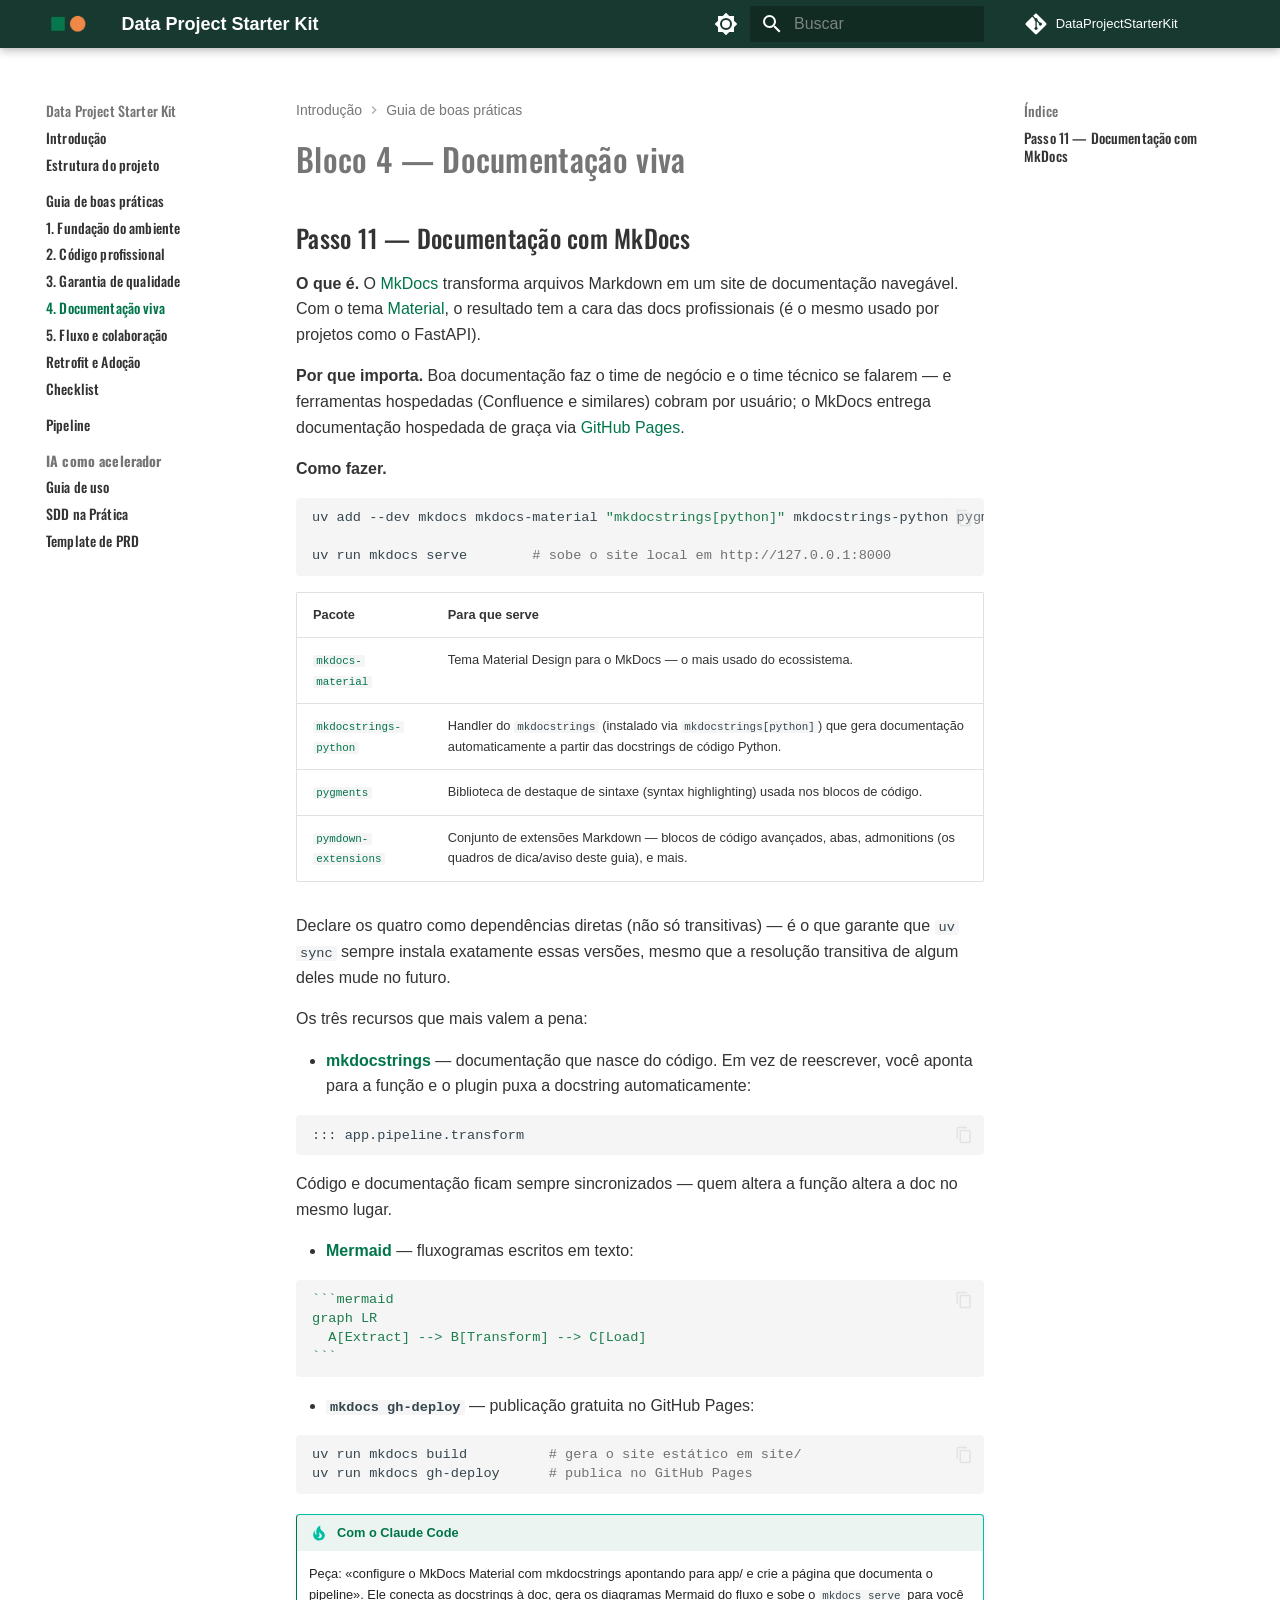
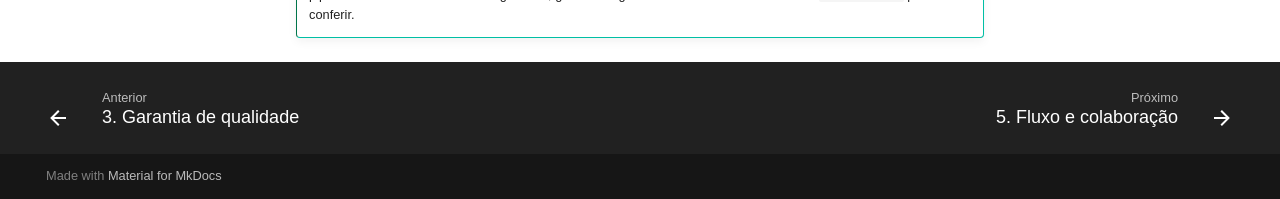
<file: guia/documentacao/index.html>
<!doctype html>
<html lang="pt" class="no-js">
  <head>
    
      <meta charset="utf-8">
      <meta name="viewport" content="width=device-width,initial-scale=1">
      
        <meta name="description" content="Template padronizado para projetos de engenharia, ciência e análise de dados.">
      
      
      
      
        <link rel="prev" href="../qualidade/">
      
      
        <link rel="next" href="../colaboracao/">
      
      
        
      
      
      <link rel="icon" href="../../assets/pattern.png">
      <meta name="generator" content="mkdocs-1.6.1, mkdocs-material-9.7.7">
    
    
      
        <title>4. Documentação viva - Data Project Starter Kit</title>
      
    
    
      <link rel="stylesheet" href="../../assets/stylesheets/main.ec1eaa64.min.css">
      
        
        <link rel="stylesheet" href="../../assets/stylesheets/palette.ab4e12ef.min.css">
      
      


    
    
      
    
    
      
    
    
      <link rel="stylesheet" href="../../assets/_mkdocstrings.css">
    
      <link rel="stylesheet" href="../../stylesheets/extra.css">
    
    <script>__md_scope=new URL("../..",location),__md_hash=e=>[...e].reduce(((e,_)=>(e<<5)-e+_.charCodeAt(0)),0),__md_get=(e,_=localStorage,t=__md_scope)=>JSON.parse(_.getItem(t.pathname+"."+e)),__md_set=(e,_,t=localStorage,a=__md_scope)=>{try{t.setItem(a.pathname+"."+e,JSON.stringify(_))}catch(e){}}</script>
    
      

    
    
  </head>
  
  
    
    
      
    
    
    
    
    <body dir="ltr" data-md-color-scheme="default" data-md-color-primary="green" data-md-color-accent="orange">
  
    
    <input class="md-toggle" data-md-toggle="drawer" type="checkbox" id="__drawer" autocomplete="off">
    <input class="md-toggle" data-md-toggle="search" type="checkbox" id="__search" autocomplete="off">
    <label class="md-overlay" for="__drawer"></label>
    <div data-md-component="skip">
      
        
        <a href="#bloco-4-documentacao-viva" class="md-skip">
          Pular para conteúdo
        </a>
      
    </div>
    <div data-md-component="announce">
      
    </div>
    
    
      

  

<header class="md-header md-header--shadow" data-md-component="header">
  <nav class="md-header__inner md-grid" aria-label="Cabeçalho">
    <a href="../.." title="Data Project Starter Kit" class="md-header__button md-logo" aria-label="Data Project Starter Kit" data-md-component="logo">
      
  <img src="../../assets/pattern.png" alt="logo">

    </a>
    <label class="md-header__button md-icon" for="__drawer">
      
      <svg xmlns="http://www.w3.org/2000/svg" viewBox="0 0 24 24"><path d="M3 6h18v2H3zm0 5h18v2H3zm0 5h18v2H3z"/></svg>
    </label>
    <div class="md-header__title" data-md-component="header-title">
      <div class="md-header__ellipsis">
        <div class="md-header__topic">
          <span class="md-ellipsis">
            Data Project Starter Kit
          </span>
        </div>
        <div class="md-header__topic" data-md-component="header-topic">
          <span class="md-ellipsis">
            
              4. Documentação viva
            
          </span>
        </div>
      </div>
    </div>
    
      
        <form class="md-header__option" data-md-component="palette">
  
    
    
    
    <input class="md-option" data-md-color-media="(prefers-color-scheme: light)" data-md-color-scheme="default" data-md-color-primary="green" data-md-color-accent="orange"  aria-label="Mudar para modo escuro"  type="radio" name="__palette" id="__palette_0">
    
      <label class="md-header__button md-icon" title="Mudar para modo escuro" for="__palette_1" hidden>
        <svg xmlns="http://www.w3.org/2000/svg" viewBox="0 0 24 24"><path d="M12 8a4 4 0 0 0-4 4 4 4 0 0 0 4 4 4 4 0 0 0 4-4 4 4 0 0 0-4-4m0 10a6 6 0 0 1-6-6 6 6 0 0 1 6-6 6 6 0 0 1 6 6 6 6 0 0 1-6 6m8-9.31V4h-4.69L12 .69 8.69 4H4v4.69L.69 12 4 15.31V20h4.69L12 23.31 15.31 20H20v-4.69L23.31 12z"/></svg>
      </label>
    
  
    
    
    
    <input class="md-option" data-md-color-media="(prefers-color-scheme: dark)" data-md-color-scheme="slate" data-md-color-primary="green" data-md-color-accent="orange"  aria-label="Mudar para modo claro"  type="radio" name="__palette" id="__palette_1">
    
      <label class="md-header__button md-icon" title="Mudar para modo claro" for="__palette_0" hidden>
        <svg xmlns="http://www.w3.org/2000/svg" viewBox="0 0 24 24"><path d="M12 18c-.89 0-1.74-.2-2.5-.55C11.56 16.5 13 14.42 13 12s-1.44-4.5-3.5-5.45C10.26 6.2 11.11 6 12 6a6 6 0 0 1 6 6 6 6 0 0 1-6 6m8-9.31V4h-4.69L12 .69 8.69 4H4v4.69L.69 12 4 15.31V20h4.69L12 23.31 15.31 20H20v-4.69L23.31 12z"/></svg>
      </label>
    
  
</form>
      
    
    
      <script>var palette=__md_get("__palette");if(palette&&palette.color){if("(prefers-color-scheme)"===palette.color.media){var media=matchMedia("(prefers-color-scheme: light)"),input=document.querySelector(media.matches?"[data-md-color-media='(prefers-color-scheme: light)']":"[data-md-color-media='(prefers-color-scheme: dark)']");palette.color.media=input.getAttribute("data-md-color-media"),palette.color.scheme=input.getAttribute("data-md-color-scheme"),palette.color.primary=input.getAttribute("data-md-color-primary"),palette.color.accent=input.getAttribute("data-md-color-accent")}for(var[key,value]of Object.entries(palette.color))document.body.setAttribute("data-md-color-"+key,value)}</script>
    
    
    
      
      
        <label class="md-header__button md-icon" for="__search">
          
          <svg xmlns="http://www.w3.org/2000/svg" viewBox="0 0 24 24"><path d="M9.5 3A6.5 6.5 0 0 1 16 9.5c0 1.61-.59 3.09-1.56 4.23l.27.27h.79l5 5-1.5 1.5-5-5v-.79l-.27-.27A6.52 6.52 0 0 1 9.5 16 6.5 6.5 0 0 1 3 9.5 6.5 6.5 0 0 1 9.5 3m0 2C7 5 5 7 5 9.5S7 14 9.5 14 14 12 14 9.5 12 5 9.5 5"/></svg>
        </label>
        <div class="md-search" data-md-component="search" role="dialog">
  <label class="md-search__overlay" for="__search"></label>
  <div class="md-search__inner" role="search">
    <form class="md-search__form" name="search">
      <input type="text" class="md-search__input" name="query" aria-label="Buscar" placeholder="Buscar" autocapitalize="off" autocorrect="off" autocomplete="off" spellcheck="false" data-md-component="search-query" required>
      <label class="md-search__icon md-icon" for="__search">
        
        <svg xmlns="http://www.w3.org/2000/svg" viewBox="0 0 24 24"><path d="M9.5 3A6.5 6.5 0 0 1 16 9.5c0 1.61-.59 3.09-1.56 4.23l.27.27h.79l5 5-1.5 1.5-5-5v-.79l-.27-.27A6.52 6.52 0 0 1 9.5 16 6.5 6.5 0 0 1 3 9.5 6.5 6.5 0 0 1 9.5 3m0 2C7 5 5 7 5 9.5S7 14 9.5 14 14 12 14 9.5 12 5 9.5 5"/></svg>
        
        <svg xmlns="http://www.w3.org/2000/svg" viewBox="0 0 24 24"><path d="M20 11v2H8l5.5 5.5-1.42 1.42L4.16 12l7.92-7.92L13.5 5.5 8 11z"/></svg>
      </label>
      <nav class="md-search__options" aria-label="Pesquisar">
        
        <button type="reset" class="md-search__icon md-icon" title="Limpar" aria-label="Limpar" tabindex="-1">
          
          <svg xmlns="http://www.w3.org/2000/svg" viewBox="0 0 24 24"><path d="M19 6.41 17.59 5 12 10.59 6.41 5 5 6.41 10.59 12 5 17.59 6.41 19 12 13.41 17.59 19 19 17.59 13.41 12z"/></svg>
        </button>
      </nav>
      
    </form>
    <div class="md-search__output">
      <div class="md-search__scrollwrap" tabindex="0" data-md-scrollfix>
        <div class="md-search-result" data-md-component="search-result">
          <div class="md-search-result__meta">
            Inicializando busca
          </div>
          <ol class="md-search-result__list" role="presentation"></ol>
        </div>
      </div>
    </div>
  </div>
</div>
      
    
    
      <div class="md-header__source">
        <a href="https://github.com/filipimr/Data-Project-Starter-Kit" title="Ir para repositório" class="md-source" data-md-component="source">
  <div class="md-source__icon md-icon">
    
    <svg xmlns="http://www.w3.org/2000/svg" viewBox="0 0 448 512"><!--! Font Awesome Free 7.1.0 by @fontawesome - https://fontawesome.com License - https://fontawesome.com/license/free (Icons: CC BY 4.0, Fonts: SIL OFL 1.1, Code: MIT License) Copyright 2025 Fonticons, Inc.--><path d="M439.6 236.1 244 40.5c-5.4-5.5-12.8-8.5-20.4-8.5s-15 3-20.4 8.4L162.5 81l51.5 51.5c27.1-9.1 52.7 16.8 43.4 43.7l49.7 49.7c34.2-11.8 61.2 31 35.5 56.7-26.5 26.5-70.2-2.9-56-37.3L240.3 199v121.9c25.3 12.5 22.3 41.8 9.1 55-6.4 6.4-15.2 10.1-24.3 10.1s-17.8-3.6-24.3-10.1c-17.6-17.6-11.1-46.9 11.2-56v-123c-20.8-8.5-24.6-30.7-18.6-45L142.6 101 8.5 235.1C3 240.6 0 247.9 0 255.5s3 15 8.5 20.4l195.6 195.7c5.4 5.4 12.7 8.4 20.4 8.4s15-3 20.4-8.4l194.7-194.7c5.4-5.4 8.4-12.8 8.4-20.4s-3-15-8.4-20.4"/></svg>
  </div>
  <div class="md-source__repository">
    DataProjectStarterKit
  </div>
</a>
      </div>
    
  </nav>
  
</header>
    
    <div class="md-container" data-md-component="container">
      
      
        
          
        
      
      <main class="md-main" data-md-component="main">
        <div class="md-main__inner md-grid">
          
            
              
              <div class="md-sidebar md-sidebar--primary" data-md-component="sidebar" data-md-type="navigation" >
                <div class="md-sidebar__scrollwrap">
                  <div class="md-sidebar__inner">
                    



<nav class="md-nav md-nav--primary" aria-label="Navegação" data-md-level="0">
  <label class="md-nav__title" for="__drawer">
    <a href="../.." title="Data Project Starter Kit" class="md-nav__button md-logo" aria-label="Data Project Starter Kit" data-md-component="logo">
      
  <img src="../../assets/pattern.png" alt="logo">

    </a>
    Data Project Starter Kit
  </label>
  
    <div class="md-nav__source">
      <a href="https://github.com/filipimr/Data-Project-Starter-Kit" title="Ir para repositório" class="md-source" data-md-component="source">
  <div class="md-source__icon md-icon">
    
    <svg xmlns="http://www.w3.org/2000/svg" viewBox="0 0 448 512"><!--! Font Awesome Free 7.1.0 by @fontawesome - https://fontawesome.com License - https://fontawesome.com/license/free (Icons: CC BY 4.0, Fonts: SIL OFL 1.1, Code: MIT License) Copyright 2025 Fonticons, Inc.--><path d="M439.6 236.1 244 40.5c-5.4-5.5-12.8-8.5-20.4-8.5s-15 3-20.4 8.4L162.5 81l51.5 51.5c27.1-9.1 52.7 16.8 43.4 43.7l49.7 49.7c34.2-11.8 61.2 31 35.5 56.7-26.5 26.5-70.2-2.9-56-37.3L240.3 199v121.9c25.3 12.5 22.3 41.8 9.1 55-6.4 6.4-15.2 10.1-24.3 10.1s-17.8-3.6-24.3-10.1c-17.6-17.6-11.1-46.9 11.2-56v-123c-20.8-8.5-24.6-30.7-18.6-45L142.6 101 8.5 235.1C3 240.6 0 247.9 0 255.5s3 15 8.5 20.4l195.6 195.7c5.4 5.4 12.7 8.4 20.4 8.4s15-3 20.4-8.4l194.7-194.7c5.4-5.4 8.4-12.8 8.4-20.4s-3-15-8.4-20.4"/></svg>
  </div>
  <div class="md-source__repository">
    DataProjectStarterKit
  </div>
</a>
    </div>
  
  <ul class="md-nav__list" data-md-scrollfix>
    
      
      
  
  
  
  
    <li class="md-nav__item">
      <a href="../.." class="md-nav__link">
        
  
  
  <span class="md-ellipsis">
    
  
    Introdução
  

    
  </span>
  
  

      </a>
    </li>
  

    
      
      
  
  
  
  
    <li class="md-nav__item">
      <a href="../../estrutura/" class="md-nav__link">
        
  
  
  <span class="md-ellipsis">
    
  
    Estrutura do projeto
  

    
  </span>
  
  

      </a>
    </li>
  

    
      
      
  
  
    
  
  
  
    
    
      
        
          
        
      
        
      
        
      
        
      
        
      
        
      
        
      
        
      
    
    
    
      
        
        
      
    
    
    <li class="md-nav__item md-nav__item--active md-nav__item--section md-nav__item--nested">
      
        
        
        <input class="md-nav__toggle md-toggle " type="checkbox" id="__nav_3" checked>
        
          
          <div class="md-nav__link md-nav__container">
            <a href="../" class="md-nav__link ">
              
  
  
  <span class="md-ellipsis">
    
  
    Guia de boas práticas
  

    
  </span>
  
  

            </a>
            
              
              <label class="md-nav__link " for="__nav_3" id="__nav_3_label" tabindex="">
                <span class="md-nav__icon md-icon"></span>
              </label>
            
          </div>
        
        <nav class="md-nav" data-md-level="1" aria-labelledby="__nav_3_label" aria-expanded="true">
          <label class="md-nav__title" for="__nav_3">
            <span class="md-nav__icon md-icon"></span>
            
  
    Guia de boas práticas
  

          </label>
          <ul class="md-nav__list" data-md-scrollfix>
            
              
            
              
                
  
  
  
  
    <li class="md-nav__item">
      <a href="../fundacao/" class="md-nav__link">
        
  
  
  <span class="md-ellipsis">
    
  
    1. Fundação do ambiente
  

    
  </span>
  
  

      </a>
    </li>
  

              
            
              
                
  
  
  
  
    <li class="md-nav__item">
      <a href="../codigo/" class="md-nav__link">
        
  
  
  <span class="md-ellipsis">
    
  
    2. Código profissional
  

    
  </span>
  
  

      </a>
    </li>
  

              
            
              
                
  
  
  
  
    <li class="md-nav__item">
      <a href="../qualidade/" class="md-nav__link">
        
  
  
  <span class="md-ellipsis">
    
  
    3. Garantia de qualidade
  

    
  </span>
  
  

      </a>
    </li>
  

              
            
              
                
  
  
    
  
  
  
    <li class="md-nav__item md-nav__item--active">
      
      <input class="md-nav__toggle md-toggle" type="checkbox" id="__toc">
      
      
        
      
      
        <label class="md-nav__link md-nav__link--active" for="__toc">
          
  
  
  <span class="md-ellipsis">
    
  
    4. Documentação viva
  

    
  </span>
  
  

          <span class="md-nav__icon md-icon"></span>
        </label>
      
      <a href="./" class="md-nav__link md-nav__link--active">
        
  
  
  <span class="md-ellipsis">
    
  
    4. Documentação viva
  

    
  </span>
  
  

      </a>
      
        

<nav class="md-nav md-nav--secondary" aria-label="Índice">
  
  
  
    
  
  
    <label class="md-nav__title" for="__toc">
      <span class="md-nav__icon md-icon"></span>
      Índice
    </label>
    <ul class="md-nav__list" data-md-component="toc" data-md-scrollfix>
      
        <li class="md-nav__item">
  <a href="#passo-11-documentacao-com-mkdocs" class="md-nav__link">
    <span class="md-ellipsis">
      
        Passo 11 — Documentação com MkDocs
      
    </span>
  </a>
  
</li>
      
    </ul>
  
</nav>
      
    </li>
  

              
            
              
                
  
  
  
  
    <li class="md-nav__item">
      <a href="../colaboracao/" class="md-nav__link">
        
  
  
  <span class="md-ellipsis">
    
  
    5. Fluxo e colaboração
  

    
  </span>
  
  

      </a>
    </li>
  

              
            
              
                
  
  
  
  
    <li class="md-nav__item">
      <a href="../retrofit/" class="md-nav__link">
        
  
  
  <span class="md-ellipsis">
    
  
    Retrofit e Adoção
  

    
  </span>
  
  

      </a>
    </li>
  

              
            
              
                
  
  
  
  
    <li class="md-nav__item">
      <a href="../checklist/" class="md-nav__link">
        
  
  
  <span class="md-ellipsis">
    
  
    Checklist
  

    
  </span>
  
  

      </a>
    </li>
  

              
            
          </ul>
        </nav>
      
    </li>
  

    
      
      
  
  
  
  
    <li class="md-nav__item">
      <a href="../../pipeline/" class="md-nav__link">
        
  
  
  <span class="md-ellipsis">
    
  
    Pipeline
  

    
  </span>
  
  

      </a>
    </li>
  

    
      
      
  
  
  
  
    
    
      
        
      
        
      
        
      
    
    
    
      
        
        
      
    
    
    <li class="md-nav__item md-nav__item--section md-nav__item--nested">
      
        
        
        <input class="md-nav__toggle md-toggle " type="checkbox" id="__nav_5" >
        
          
          <label class="md-nav__link" for="__nav_5" id="__nav_5_label" tabindex="">
            
  
  
  <span class="md-ellipsis">
    
  
    IA como acelerador
  

    
  </span>
  
  

            <span class="md-nav__icon md-icon"></span>
          </label>
        
        <nav class="md-nav" data-md-level="1" aria-labelledby="__nav_5_label" aria-expanded="false">
          <label class="md-nav__title" for="__nav_5">
            <span class="md-nav__icon md-icon"></span>
            
  
    IA como acelerador
  

          </label>
          <ul class="md-nav__list" data-md-scrollfix>
            
              
                
  
  
  
  
    <li class="md-nav__item">
      <a href="../../ia-como-acelerador/" class="md-nav__link">
        
  
  
  <span class="md-ellipsis">
    
  
    Guia de uso
  

    
  </span>
  
  

      </a>
    </li>
  

              
            
              
                
  
  
  
  
    <li class="md-nav__item">
      <a href="../../sdd/" class="md-nav__link">
        
  
  
  <span class="md-ellipsis">
    
  
    SDD na Prática
  

    
  </span>
  
  

      </a>
    </li>
  

              
            
              
                
  
  
  
  
    <li class="md-nav__item">
      <a href="../../prd-template/" class="md-nav__link">
        
  
  
  <span class="md-ellipsis">
    
  
    Template de PRD
  

    
  </span>
  
  

      </a>
    </li>
  

              
            
          </ul>
        </nav>
      
    </li>
  

    
  </ul>
</nav>
                  </div>
                </div>
              </div>
            
            
              
              <div class="md-sidebar md-sidebar--secondary" data-md-component="sidebar" data-md-type="toc" >
                <div class="md-sidebar__scrollwrap">
                  <div class="md-sidebar__inner">
                    

<nav class="md-nav md-nav--secondary" aria-label="Índice">
  
  
  
    
  
  
    <label class="md-nav__title" for="__toc">
      <span class="md-nav__icon md-icon"></span>
      Índice
    </label>
    <ul class="md-nav__list" data-md-component="toc" data-md-scrollfix>
      
        <li class="md-nav__item">
  <a href="#passo-11-documentacao-com-mkdocs" class="md-nav__link">
    <span class="md-ellipsis">
      
        Passo 11 — Documentação com MkDocs
      
    </span>
  </a>
  
</li>
      
    </ul>
  
</nav>
                  </div>
                </div>
              </div>
            
          
          
            <div class="md-content" data-md-component="content">
              
                



  


  <nav class="md-path" aria-label="Navegação" >
    <ol class="md-path__list">
      
        
  
  
    <li class="md-path__item">
      <a href="../.." class="md-path__link">
        
  <span class="md-ellipsis">
    Introdução
  </span>

      </a>
    </li>
  

      
      
        
  
  
    
    
      <li class="md-path__item">
        <a href="../" class="md-path__link">
          
  <span class="md-ellipsis">
    Guia de boas práticas
  </span>

        </a>
      </li>
    
  

      
    </ol>
  </nav>

              
              <article class="md-content__inner md-typeset">
                
                  


  
  


<h1 id="bloco-4-documentacao-viva">Bloco 4 — Documentação viva</h1>
<h2 id="passo-11-documentacao-com-mkdocs">Passo 11 — Documentação com MkDocs</h2>
<p><strong>O que é.</strong> O <a href="https://www.mkdocs.org/">MkDocs</a> transforma arquivos
Markdown em um site de documentação navegável. Com o tema
<a href="https://squidfunk.github.io/mkdocs-material/">Material</a>, o resultado tem a
cara das docs profissionais (é o mesmo usado por projetos como o FastAPI).</p>
<p><strong>Por que importa.</strong> Boa documentação faz o time de negócio e o time
técnico se falarem — e ferramentas hospedadas (Confluence e similares)
cobram por usuário; o MkDocs entrega documentação hospedada de graça via
<a href="https://docs.github.com/en/pages">GitHub Pages</a>.</p>
<p><strong>Como fazer.</strong></p>
<div class="highlight"><pre><span></span><code>uv<span class="w"> </span>add<span class="w"> </span>--dev<span class="w"> </span>mkdocs<span class="w"> </span>mkdocs-material<span class="w"> </span><span class="s2">&quot;mkdocstrings[python]&quot;</span><span class="w"> </span>mkdocstrings-python<span class="w"> </span>pygments<span class="w"> </span>pymdown-extensions

uv<span class="w"> </span>run<span class="w"> </span>mkdocs<span class="w"> </span>serve<span class="w">        </span><span class="c1"># sobe o site local em http://127.0.0.1:8000</span>
</code></pre></div>
<table>
<thead>
<tr>
<th>Pacote</th>
<th>Para que serve</th>
</tr>
</thead>
<tbody>
<tr>
<td><a href="https://squidfunk.github.io/mkdocs-material/"><code>mkdocs-material</code></a></td>
<td>Tema Material Design para o MkDocs — o mais usado do ecossistema.</td>
</tr>
<tr>
<td><a href="https://mkdocstrings.github.io/python/"><code>mkdocstrings-python</code></a></td>
<td>Handler do <code>mkdocstrings</code> (instalado via <code>mkdocstrings[python]</code>) que gera documentação automaticamente a partir das docstrings de código Python.</td>
</tr>
<tr>
<td><a href="https://pygments.org/"><code>pygments</code></a></td>
<td>Biblioteca de destaque de sintaxe (syntax highlighting) usada nos blocos de código.</td>
</tr>
<tr>
<td><a href="https://facelessuser.github.io/pymdown-extensions/"><code>pymdown-extensions</code></a></td>
<td>Conjunto de extensões Markdown — blocos de código avançados, abas, admonitions (os quadros de dica/aviso deste guia), e mais.</td>
</tr>
</tbody>
</table>
<p>Declare os quatro como dependências diretas (não só transitivas) — é o que
garante que <code>uv sync</code> sempre instala exatamente essas versões, mesmo que a
resolução transitiva de algum deles mude no futuro.</p>
<p>Os três recursos que mais valem a pena:</p>
<ul>
<li><strong><a href="https://mkdocstrings.github.io/">mkdocstrings</a></strong> — documentação que
  nasce do código. Em vez de reescrever, você aponta para a função e o
  plugin puxa a docstring automaticamente:</li>
</ul>
<div class="highlight"><pre><span></span><code>::: app.pipeline.transform
</code></pre></div>
<p>Código e documentação ficam sempre sincronizados — quem altera a função
  altera a doc no mesmo lugar.</p>
<ul>
<li><strong><a href="https://mermaid.js.org/">Mermaid</a></strong> — fluxogramas escritos em texto:</li>
</ul>
<div class="highlight"><pre><span></span><code><span class="sb">```mermaid</span>
<span class="s">graph LR</span>
<span class="s">  A[Extract] --&gt; B[Transform] --&gt; C[Load]</span>
<span class="sb">```</span>
</code></pre></div>
<ul>
<li><strong><code>mkdocs gh-deploy</code></strong> — publicação gratuita no GitHub Pages:</li>
</ul>
<div class="highlight"><pre><span></span><code>uv<span class="w"> </span>run<span class="w"> </span>mkdocs<span class="w"> </span>build<span class="w">          </span><span class="c1"># gera o site estático em site/</span>
uv<span class="w"> </span>run<span class="w"> </span>mkdocs<span class="w"> </span>gh-deploy<span class="w">      </span><span class="c1"># publica no GitHub Pages</span>
</code></pre></div>
<div class="admonition tip">
<p class="admonition-title">Com o Claude Code</p>
<p>Peça: «configure o MkDocs Material com mkdocstrings apontando para
app/ e crie a página que documenta o pipeline». Ele conecta as
docstrings à doc, gera os diagramas Mermaid do fluxo e sobe o
<code>mkdocs serve</code> para você conferir.</p>
</div>












                
              </article>
            </div>
          
          
  <script>var tabs=__md_get("__tabs");if(Array.isArray(tabs))e:for(var set of document.querySelectorAll(".tabbed-set")){var labels=set.querySelector(".tabbed-labels");for(var tab of tabs)for(var label of labels.getElementsByTagName("label"))if(label.innerText.trim()===tab){var input=document.getElementById(label.htmlFor);input.checked=!0;continue e}}</script>

<script>var target=document.getElementById(location.hash.slice(1));target&&target.name&&(target.checked=target.name.startsWith("__tabbed_"))</script>
        </div>
        
          <button type="button" class="md-top md-icon" data-md-component="top" hidden>
  
  <svg xmlns="http://www.w3.org/2000/svg" viewBox="0 0 24 24"><path d="M13 20h-2V8l-5.5 5.5-1.42-1.42L12 4.16l7.92 7.92-1.42 1.42L13 8z"/></svg>
  Voltar para o topo
</button>
        
      </main>
      
        <footer class="md-footer">
  
    
      
      <nav class="md-footer__inner md-grid" aria-label="Rodapé" >
        
          
          <a href="../qualidade/" class="md-footer__link md-footer__link--prev" aria-label="Anterior: 3. Garantia de qualidade">
            <div class="md-footer__button md-icon">
              
              <svg xmlns="http://www.w3.org/2000/svg" viewBox="0 0 24 24"><path d="M20 11v2H8l5.5 5.5-1.42 1.42L4.16 12l7.92-7.92L13.5 5.5 8 11z"/></svg>
            </div>
            <div class="md-footer__title">
              <span class="md-footer__direction">
                Anterior
              </span>
              <div class="md-ellipsis">
                3. Garantia de qualidade
              </div>
            </div>
          </a>
        
        
          
          <a href="../colaboracao/" class="md-footer__link md-footer__link--next" aria-label="Próximo: 5. Fluxo e colaboração">
            <div class="md-footer__title">
              <span class="md-footer__direction">
                Próximo
              </span>
              <div class="md-ellipsis">
                5. Fluxo e colaboração
              </div>
            </div>
            <div class="md-footer__button md-icon">
              
              <svg xmlns="http://www.w3.org/2000/svg" viewBox="0 0 24 24"><path d="M4 11v2h12l-5.5 5.5 1.42 1.42L19.84 12l-7.92-7.92L10.5 5.5 16 11z"/></svg>
            </div>
          </a>
        
      </nav>
    
  
  <div class="md-footer-meta md-typeset">
    <div class="md-footer-meta__inner md-grid">
      <div class="md-copyright">
  
  
    Made with
    <a href="https://squidfunk.github.io/mkdocs-material/" target="_blank" rel="noopener">
      Material for MkDocs
    </a>
  
</div>
      
    </div>
  </div>
</footer>
      
    </div>
    <div class="md-dialog" data-md-component="dialog">
      <div class="md-dialog__inner md-typeset"></div>
    </div>
    
      <div class="md-progress" data-md-component="progress" role="progressbar"></div>
    
    
    
      
      
      <script id="__config" type="application/json">{"annotate": null, "base": "../..", "features": ["navigation.path", "navigation.instant", "navigation.instant.prefetch", "navigation.instant.progress", "navigation.sections", "navigation.indexes", "navigation.tracking", "content.code.annotate", "toc.follow", "navigation.footer", "navigation.top", "content.code.copy", "content.tabs.link"], "search": "../../assets/javascripts/workers/search.2c215733.min.js", "tags": null, "translations": {"clipboard.copied": "Copiado para \u00e1rea de transfer\u00eancia", "clipboard.copy": "Copiar para \u00e1rea de transfer\u00eancia", "search.result.more.one": "mais 1 nesta p\u00e1gina", "search.result.more.other": "# mais nesta p\u00e1gina", "search.result.none": "Nenhum documento encontrado", "search.result.one": "1 documento encontrado", "search.result.other": "# documentos encontrados", "search.result.placeholder": "Digite para iniciar a busca", "search.result.term.missing": "Ausente", "select.version": "Selecione a vers\u00e3o"}, "version": null}</script>
    
    
      <script src="../../assets/javascripts/bundle.d7400e89.min.js"></script>
      
    
  </body>
</html>
</file>
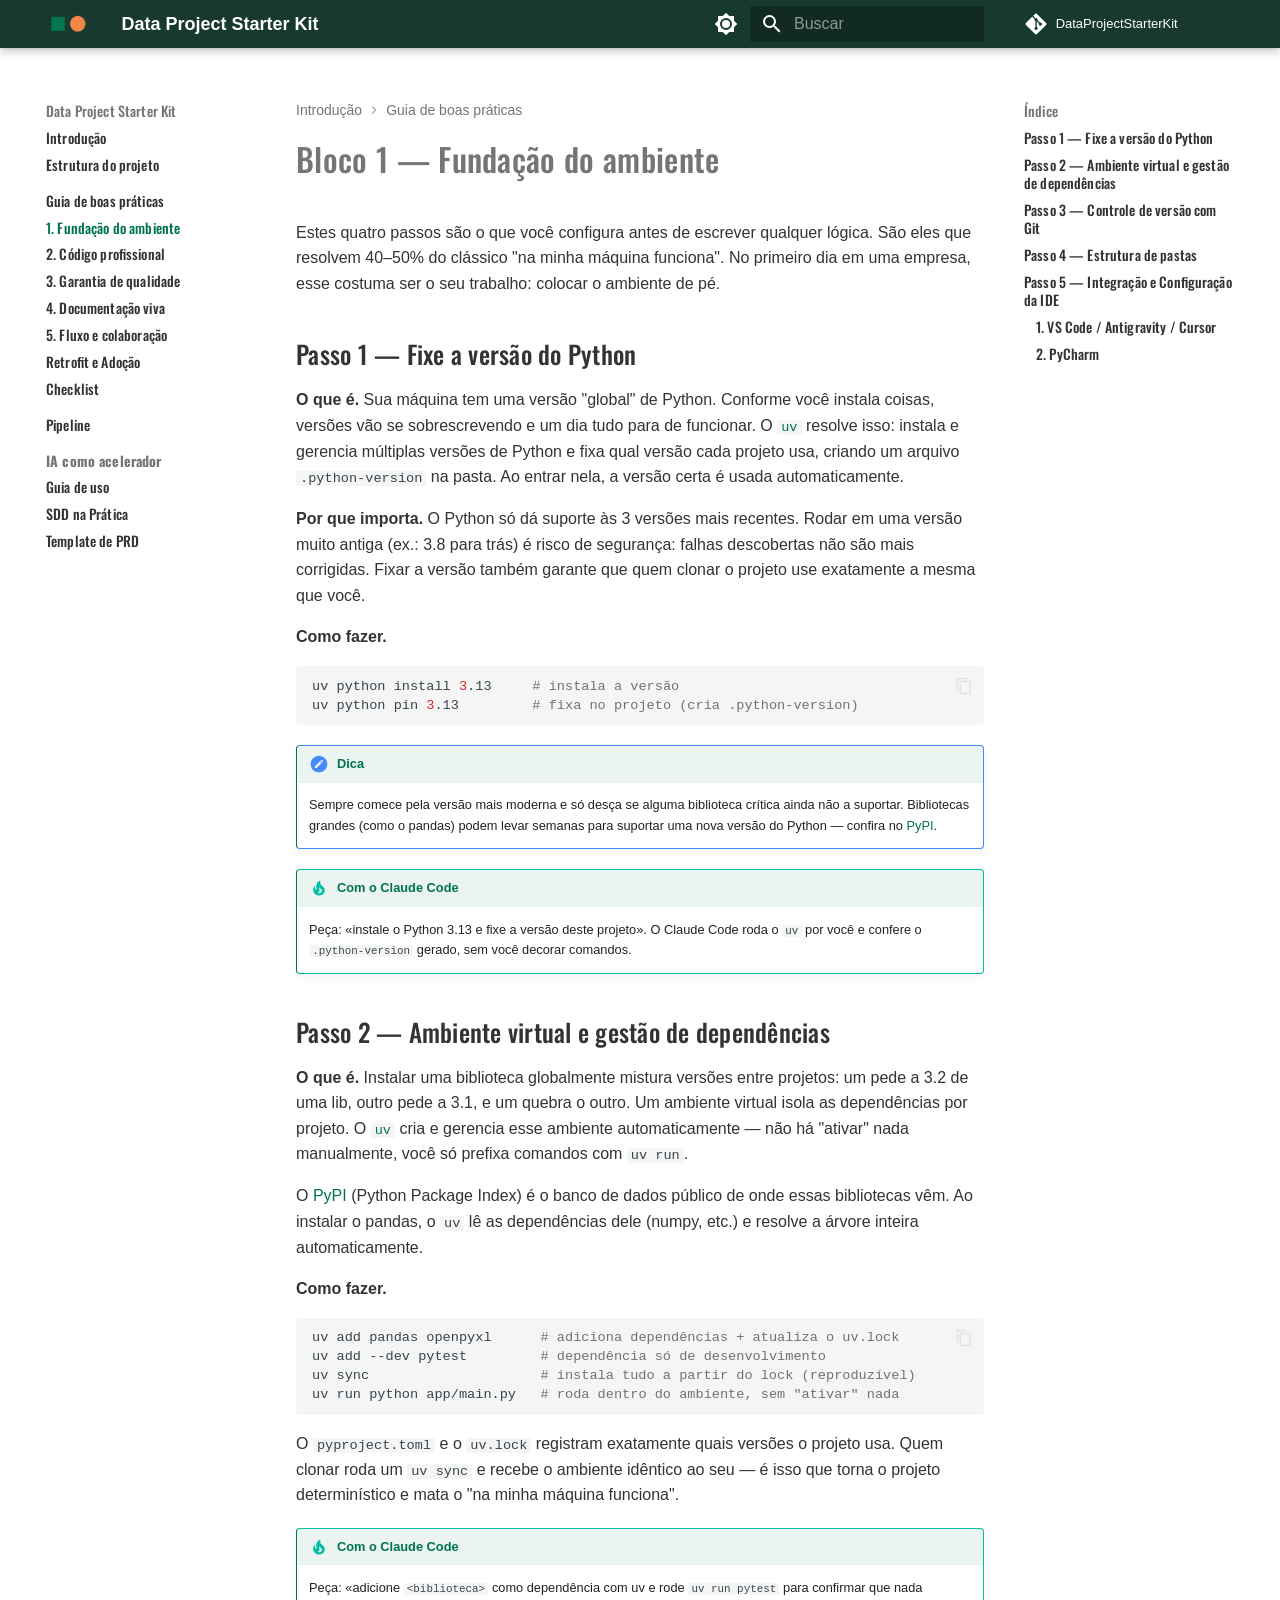
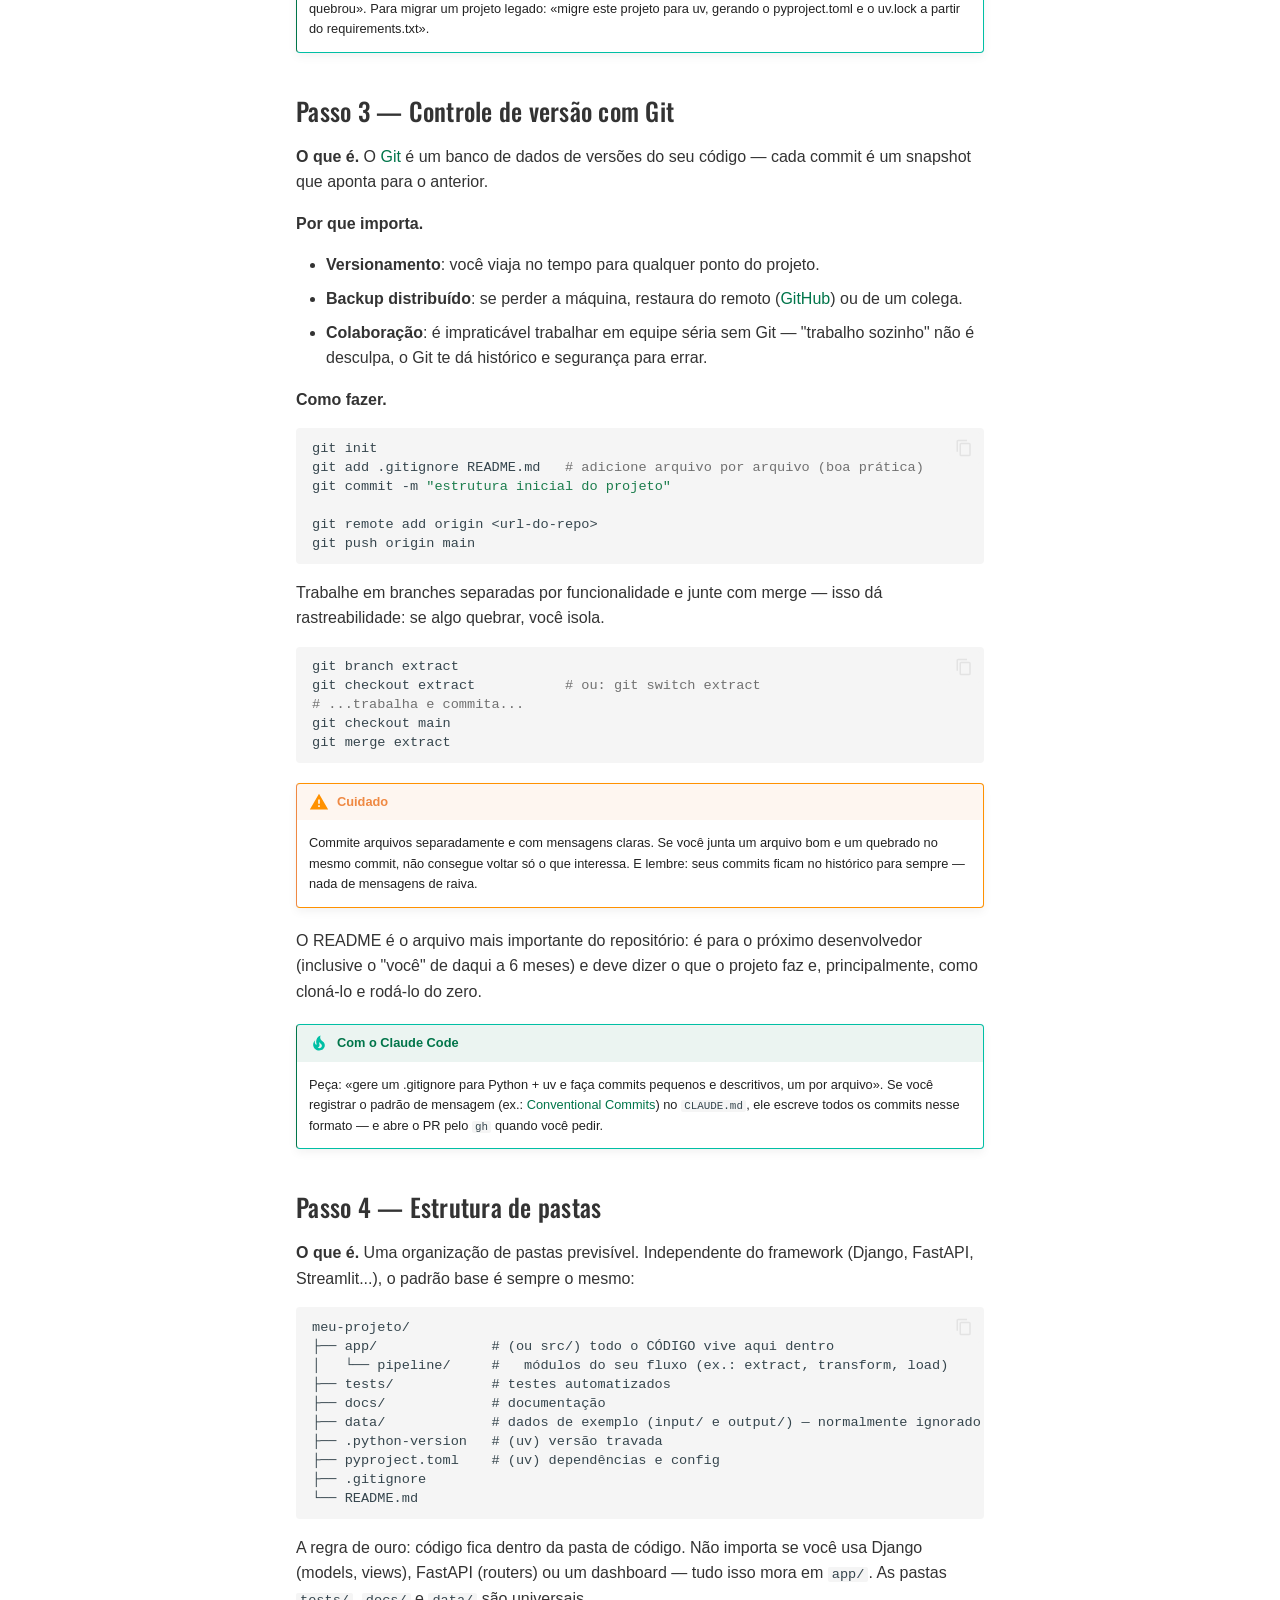
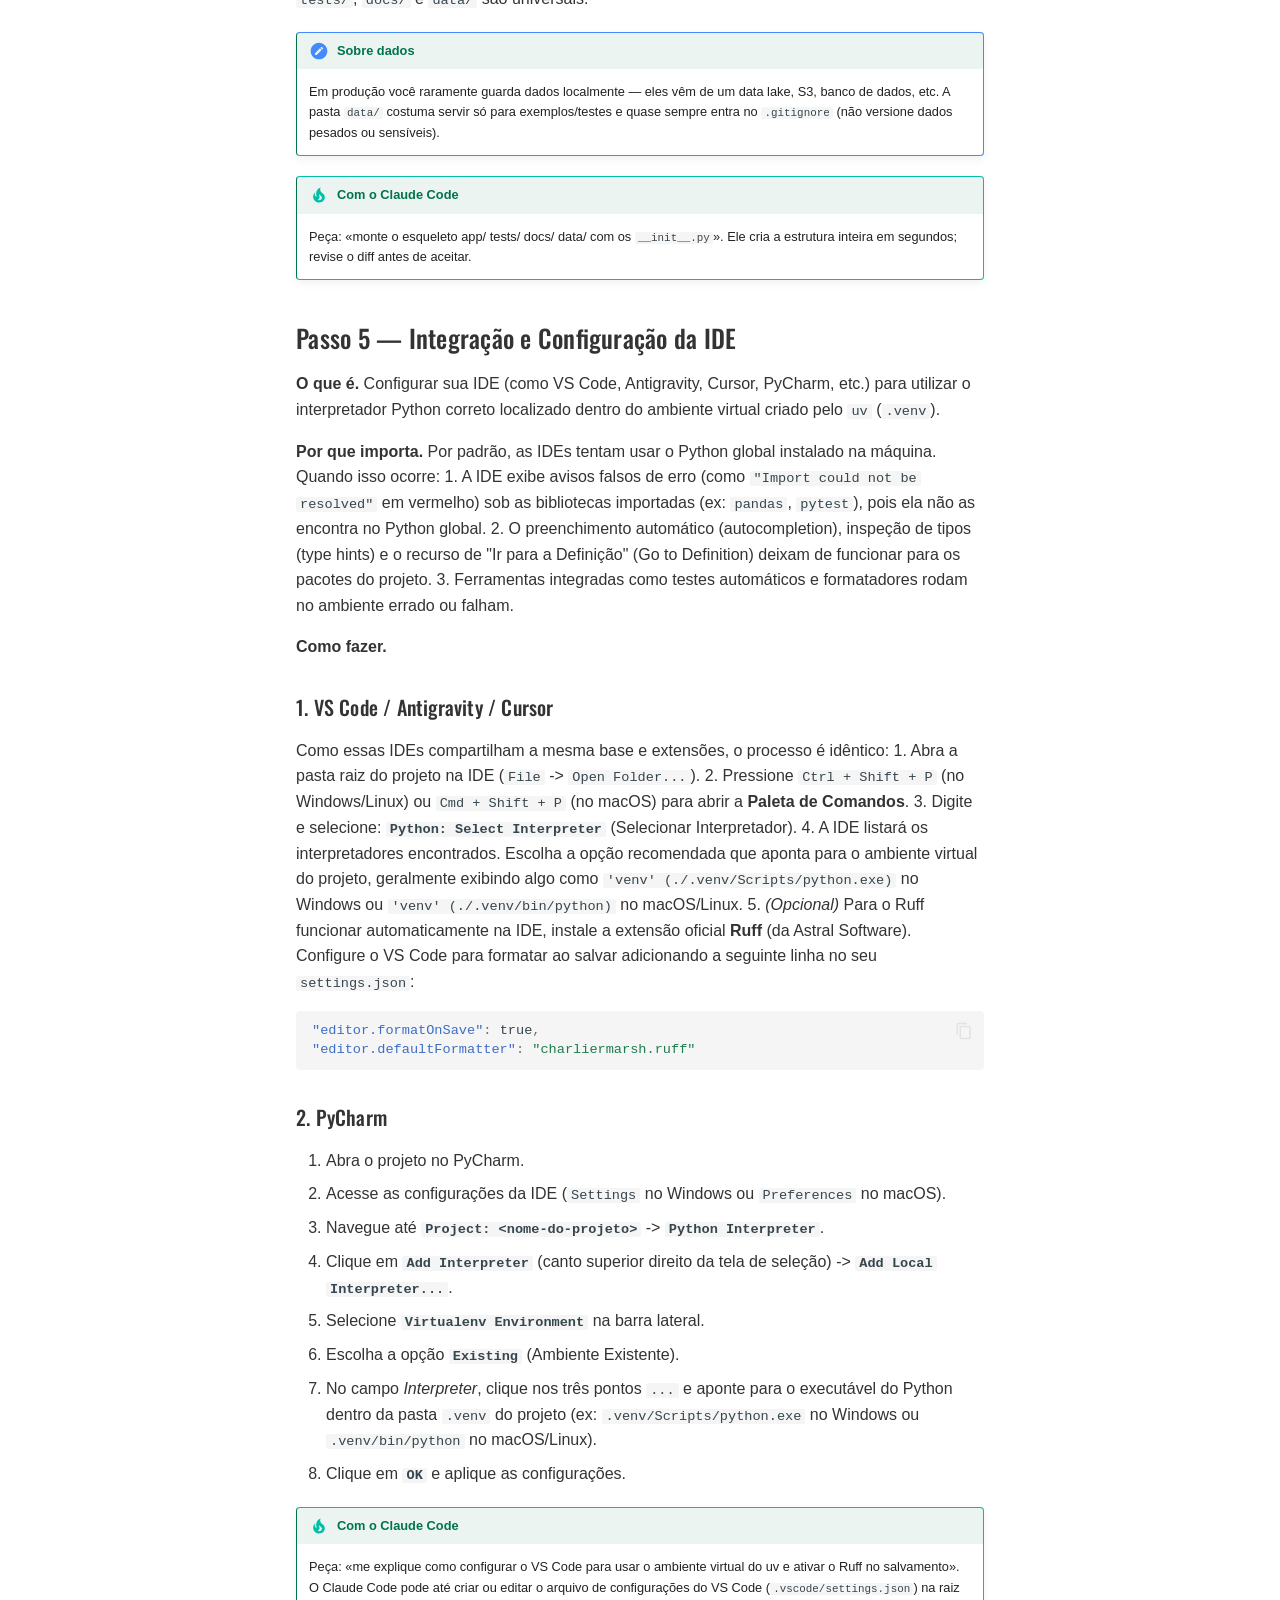
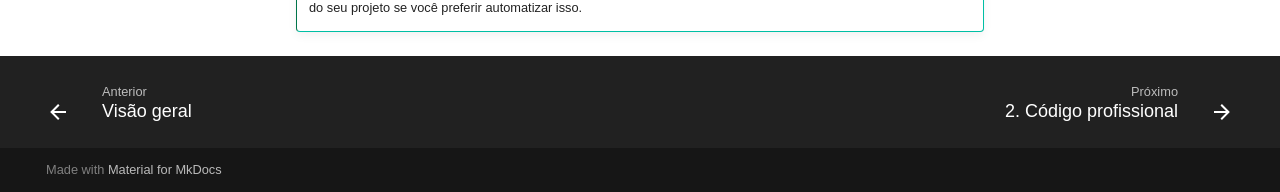
<file: guia/fundacao/index.html>
<!doctype html>
<html lang="pt" class="no-js">
  <head>
    
      <meta charset="utf-8">
      <meta name="viewport" content="width=device-width,initial-scale=1">
      
        <meta name="description" content="Template padronizado para projetos de engenharia, ciência e análise de dados.">
      
      
      
      
        <link rel="prev" href="../">
      
      
        <link rel="next" href="../codigo/">
      
      
        
      
      
      <link rel="icon" href="../../assets/pattern.png">
      <meta name="generator" content="mkdocs-1.6.1, mkdocs-material-9.7.7">
    
    
      
        <title>1. Fundação do ambiente - Data Project Starter Kit</title>
      
    
    
      <link rel="stylesheet" href="../../assets/stylesheets/main.ec1eaa64.min.css">
      
        
        <link rel="stylesheet" href="../../assets/stylesheets/palette.ab4e12ef.min.css">
      
      


    
    
      
    
    
      
    
    
      <link rel="stylesheet" href="../../assets/_mkdocstrings.css">
    
      <link rel="stylesheet" href="../../stylesheets/extra.css">
    
    <script>__md_scope=new URL("../..",location),__md_hash=e=>[...e].reduce(((e,_)=>(e<<5)-e+_.charCodeAt(0)),0),__md_get=(e,_=localStorage,t=__md_scope)=>JSON.parse(_.getItem(t.pathname+"."+e)),__md_set=(e,_,t=localStorage,a=__md_scope)=>{try{t.setItem(a.pathname+"."+e,JSON.stringify(_))}catch(e){}}</script>
    
      

    
    
  </head>
  
  
    
    
      
    
    
    
    
    <body dir="ltr" data-md-color-scheme="default" data-md-color-primary="green" data-md-color-accent="orange">
  
    
    <input class="md-toggle" data-md-toggle="drawer" type="checkbox" id="__drawer" autocomplete="off">
    <input class="md-toggle" data-md-toggle="search" type="checkbox" id="__search" autocomplete="off">
    <label class="md-overlay" for="__drawer"></label>
    <div data-md-component="skip">
      
        
        <a href="#bloco-1-fundacao-do-ambiente" class="md-skip">
          Pular para conteúdo
        </a>
      
    </div>
    <div data-md-component="announce">
      
    </div>
    
    
      

  

<header class="md-header md-header--shadow" data-md-component="header">
  <nav class="md-header__inner md-grid" aria-label="Cabeçalho">
    <a href="../.." title="Data Project Starter Kit" class="md-header__button md-logo" aria-label="Data Project Starter Kit" data-md-component="logo">
      
  <img src="../../assets/pattern.png" alt="logo">

    </a>
    <label class="md-header__button md-icon" for="__drawer">
      
      <svg xmlns="http://www.w3.org/2000/svg" viewBox="0 0 24 24"><path d="M3 6h18v2H3zm0 5h18v2H3zm0 5h18v2H3z"/></svg>
    </label>
    <div class="md-header__title" data-md-component="header-title">
      <div class="md-header__ellipsis">
        <div class="md-header__topic">
          <span class="md-ellipsis">
            Data Project Starter Kit
          </span>
        </div>
        <div class="md-header__topic" data-md-component="header-topic">
          <span class="md-ellipsis">
            
              1. Fundação do ambiente
            
          </span>
        </div>
      </div>
    </div>
    
      
        <form class="md-header__option" data-md-component="palette">
  
    
    
    
    <input class="md-option" data-md-color-media="(prefers-color-scheme: light)" data-md-color-scheme="default" data-md-color-primary="green" data-md-color-accent="orange"  aria-label="Mudar para modo escuro"  type="radio" name="__palette" id="__palette_0">
    
      <label class="md-header__button md-icon" title="Mudar para modo escuro" for="__palette_1" hidden>
        <svg xmlns="http://www.w3.org/2000/svg" viewBox="0 0 24 24"><path d="M12 8a4 4 0 0 0-4 4 4 4 0 0 0 4 4 4 4 0 0 0 4-4 4 4 0 0 0-4-4m0 10a6 6 0 0 1-6-6 6 6 0 0 1 6-6 6 6 0 0 1 6 6 6 6 0 0 1-6 6m8-9.31V4h-4.69L12 .69 8.69 4H4v4.69L.69 12 4 15.31V20h4.69L12 23.31 15.31 20H20v-4.69L23.31 12z"/></svg>
      </label>
    
  
    
    
    
    <input class="md-option" data-md-color-media="(prefers-color-scheme: dark)" data-md-color-scheme="slate" data-md-color-primary="green" data-md-color-accent="orange"  aria-label="Mudar para modo claro"  type="radio" name="__palette" id="__palette_1">
    
      <label class="md-header__button md-icon" title="Mudar para modo claro" for="__palette_0" hidden>
        <svg xmlns="http://www.w3.org/2000/svg" viewBox="0 0 24 24"><path d="M12 18c-.89 0-1.74-.2-2.5-.55C11.56 16.5 13 14.42 13 12s-1.44-4.5-3.5-5.45C10.26 6.2 11.11 6 12 6a6 6 0 0 1 6 6 6 6 0 0 1-6 6m8-9.31V4h-4.69L12 .69 8.69 4H4v4.69L.69 12 4 15.31V20h4.69L12 23.31 15.31 20H20v-4.69L23.31 12z"/></svg>
      </label>
    
  
</form>
      
    
    
      <script>var palette=__md_get("__palette");if(palette&&palette.color){if("(prefers-color-scheme)"===palette.color.media){var media=matchMedia("(prefers-color-scheme: light)"),input=document.querySelector(media.matches?"[data-md-color-media='(prefers-color-scheme: light)']":"[data-md-color-media='(prefers-color-scheme: dark)']");palette.color.media=input.getAttribute("data-md-color-media"),palette.color.scheme=input.getAttribute("data-md-color-scheme"),palette.color.primary=input.getAttribute("data-md-color-primary"),palette.color.accent=input.getAttribute("data-md-color-accent")}for(var[key,value]of Object.entries(palette.color))document.body.setAttribute("data-md-color-"+key,value)}</script>
    
    
    
      
      
        <label class="md-header__button md-icon" for="__search">
          
          <svg xmlns="http://www.w3.org/2000/svg" viewBox="0 0 24 24"><path d="M9.5 3A6.5 6.5 0 0 1 16 9.5c0 1.61-.59 3.09-1.56 4.23l.27.27h.79l5 5-1.5 1.5-5-5v-.79l-.27-.27A6.52 6.52 0 0 1 9.5 16 6.5 6.5 0 0 1 3 9.5 6.5 6.5 0 0 1 9.5 3m0 2C7 5 5 7 5 9.5S7 14 9.5 14 14 12 14 9.5 12 5 9.5 5"/></svg>
        </label>
        <div class="md-search" data-md-component="search" role="dialog">
  <label class="md-search__overlay" for="__search"></label>
  <div class="md-search__inner" role="search">
    <form class="md-search__form" name="search">
      <input type="text" class="md-search__input" name="query" aria-label="Buscar" placeholder="Buscar" autocapitalize="off" autocorrect="off" autocomplete="off" spellcheck="false" data-md-component="search-query" required>
      <label class="md-search__icon md-icon" for="__search">
        
        <svg xmlns="http://www.w3.org/2000/svg" viewBox="0 0 24 24"><path d="M9.5 3A6.5 6.5 0 0 1 16 9.5c0 1.61-.59 3.09-1.56 4.23l.27.27h.79l5 5-1.5 1.5-5-5v-.79l-.27-.27A6.52 6.52 0 0 1 9.5 16 6.5 6.5 0 0 1 3 9.5 6.5 6.5 0 0 1 9.5 3m0 2C7 5 5 7 5 9.5S7 14 9.5 14 14 12 14 9.5 12 5 9.5 5"/></svg>
        
        <svg xmlns="http://www.w3.org/2000/svg" viewBox="0 0 24 24"><path d="M20 11v2H8l5.5 5.5-1.42 1.42L4.16 12l7.92-7.92L13.5 5.5 8 11z"/></svg>
      </label>
      <nav class="md-search__options" aria-label="Pesquisar">
        
        <button type="reset" class="md-search__icon md-icon" title="Limpar" aria-label="Limpar" tabindex="-1">
          
          <svg xmlns="http://www.w3.org/2000/svg" viewBox="0 0 24 24"><path d="M19 6.41 17.59 5 12 10.59 6.41 5 5 6.41 10.59 12 5 17.59 6.41 19 12 13.41 17.59 19 19 17.59 13.41 12z"/></svg>
        </button>
      </nav>
      
    </form>
    <div class="md-search__output">
      <div class="md-search__scrollwrap" tabindex="0" data-md-scrollfix>
        <div class="md-search-result" data-md-component="search-result">
          <div class="md-search-result__meta">
            Inicializando busca
          </div>
          <ol class="md-search-result__list" role="presentation"></ol>
        </div>
      </div>
    </div>
  </div>
</div>
      
    
    
      <div class="md-header__source">
        <a href="https://github.com/filipimr/Data-Project-Starter-Kit" title="Ir para repositório" class="md-source" data-md-component="source">
  <div class="md-source__icon md-icon">
    
    <svg xmlns="http://www.w3.org/2000/svg" viewBox="0 0 448 512"><!--! Font Awesome Free 7.1.0 by @fontawesome - https://fontawesome.com License - https://fontawesome.com/license/free (Icons: CC BY 4.0, Fonts: SIL OFL 1.1, Code: MIT License) Copyright 2025 Fonticons, Inc.--><path d="M439.6 236.1 244 40.5c-5.4-5.5-12.8-8.5-20.4-8.5s-15 3-20.4 8.4L162.5 81l51.5 51.5c27.1-9.1 52.7 16.8 43.4 43.7l49.7 49.7c34.2-11.8 61.2 31 35.5 56.7-26.5 26.5-70.2-2.9-56-37.3L240.3 199v121.9c25.3 12.5 22.3 41.8 9.1 55-6.4 6.4-15.2 10.1-24.3 10.1s-17.8-3.6-24.3-10.1c-17.6-17.6-11.1-46.9 11.2-56v-123c-20.8-8.5-24.6-30.7-18.6-45L142.6 101 8.5 235.1C3 240.6 0 247.9 0 255.5s3 15 8.5 20.4l195.6 195.7c5.4 5.4 12.7 8.4 20.4 8.4s15-3 20.4-8.4l194.7-194.7c5.4-5.4 8.4-12.8 8.4-20.4s-3-15-8.4-20.4"/></svg>
  </div>
  <div class="md-source__repository">
    DataProjectStarterKit
  </div>
</a>
      </div>
    
  </nav>
  
</header>
    
    <div class="md-container" data-md-component="container">
      
      
        
          
        
      
      <main class="md-main" data-md-component="main">
        <div class="md-main__inner md-grid">
          
            
              
              <div class="md-sidebar md-sidebar--primary" data-md-component="sidebar" data-md-type="navigation" >
                <div class="md-sidebar__scrollwrap">
                  <div class="md-sidebar__inner">
                    



<nav class="md-nav md-nav--primary" aria-label="Navegação" data-md-level="0">
  <label class="md-nav__title" for="__drawer">
    <a href="../.." title="Data Project Starter Kit" class="md-nav__button md-logo" aria-label="Data Project Starter Kit" data-md-component="logo">
      
  <img src="../../assets/pattern.png" alt="logo">

    </a>
    Data Project Starter Kit
  </label>
  
    <div class="md-nav__source">
      <a href="https://github.com/filipimr/Data-Project-Starter-Kit" title="Ir para repositório" class="md-source" data-md-component="source">
  <div class="md-source__icon md-icon">
    
    <svg xmlns="http://www.w3.org/2000/svg" viewBox="0 0 448 512"><!--! Font Awesome Free 7.1.0 by @fontawesome - https://fontawesome.com License - https://fontawesome.com/license/free (Icons: CC BY 4.0, Fonts: SIL OFL 1.1, Code: MIT License) Copyright 2025 Fonticons, Inc.--><path d="M439.6 236.1 244 40.5c-5.4-5.5-12.8-8.5-20.4-8.5s-15 3-20.4 8.4L162.5 81l51.5 51.5c27.1-9.1 52.7 16.8 43.4 43.7l49.7 49.7c34.2-11.8 61.2 31 35.5 56.7-26.5 26.5-70.2-2.9-56-37.3L240.3 199v121.9c25.3 12.5 22.3 41.8 9.1 55-6.4 6.4-15.2 10.1-24.3 10.1s-17.8-3.6-24.3-10.1c-17.6-17.6-11.1-46.9 11.2-56v-123c-20.8-8.5-24.6-30.7-18.6-45L142.6 101 8.5 235.1C3 240.6 0 247.9 0 255.5s3 15 8.5 20.4l195.6 195.7c5.4 5.4 12.7 8.4 20.4 8.4s15-3 20.4-8.4l194.7-194.7c5.4-5.4 8.4-12.8 8.4-20.4s-3-15-8.4-20.4"/></svg>
  </div>
  <div class="md-source__repository">
    DataProjectStarterKit
  </div>
</a>
    </div>
  
  <ul class="md-nav__list" data-md-scrollfix>
    
      
      
  
  
  
  
    <li class="md-nav__item">
      <a href="../.." class="md-nav__link">
        
  
  
  <span class="md-ellipsis">
    
  
    Introdução
  

    
  </span>
  
  

      </a>
    </li>
  

    
      
      
  
  
  
  
    <li class="md-nav__item">
      <a href="../../estrutura/" class="md-nav__link">
        
  
  
  <span class="md-ellipsis">
    
  
    Estrutura do projeto
  

    
  </span>
  
  

      </a>
    </li>
  

    
      
      
  
  
    
  
  
  
    
    
      
        
          
        
      
        
      
        
      
        
      
        
      
        
      
        
      
        
      
    
    
    
      
        
        
      
    
    
    <li class="md-nav__item md-nav__item--active md-nav__item--section md-nav__item--nested">
      
        
        
        <input class="md-nav__toggle md-toggle " type="checkbox" id="__nav_3" checked>
        
          
          <div class="md-nav__link md-nav__container">
            <a href="../" class="md-nav__link ">
              
  
  
  <span class="md-ellipsis">
    
  
    Guia de boas práticas
  

    
  </span>
  
  

            </a>
            
              
              <label class="md-nav__link " for="__nav_3" id="__nav_3_label" tabindex="">
                <span class="md-nav__icon md-icon"></span>
              </label>
            
          </div>
        
        <nav class="md-nav" data-md-level="1" aria-labelledby="__nav_3_label" aria-expanded="true">
          <label class="md-nav__title" for="__nav_3">
            <span class="md-nav__icon md-icon"></span>
            
  
    Guia de boas práticas
  

          </label>
          <ul class="md-nav__list" data-md-scrollfix>
            
              
            
              
                
  
  
    
  
  
  
    <li class="md-nav__item md-nav__item--active">
      
      <input class="md-nav__toggle md-toggle" type="checkbox" id="__toc">
      
      
        
      
      
        <label class="md-nav__link md-nav__link--active" for="__toc">
          
  
  
  <span class="md-ellipsis">
    
  
    1. Fundação do ambiente
  

    
  </span>
  
  

          <span class="md-nav__icon md-icon"></span>
        </label>
      
      <a href="./" class="md-nav__link md-nav__link--active">
        
  
  
  <span class="md-ellipsis">
    
  
    1. Fundação do ambiente
  

    
  </span>
  
  

      </a>
      
        

<nav class="md-nav md-nav--secondary" aria-label="Índice">
  
  
  
    
  
  
    <label class="md-nav__title" for="__toc">
      <span class="md-nav__icon md-icon"></span>
      Índice
    </label>
    <ul class="md-nav__list" data-md-component="toc" data-md-scrollfix>
      
        <li class="md-nav__item">
  <a href="#passo-1-fixe-a-versao-do-python" class="md-nav__link">
    <span class="md-ellipsis">
      
        Passo 1 — Fixe a versão do Python
      
    </span>
  </a>
  
</li>
      
        <li class="md-nav__item">
  <a href="#passo-2-ambiente-virtual-e-gestao-de-dependencias" class="md-nav__link">
    <span class="md-ellipsis">
      
        Passo 2 — Ambiente virtual e gestão de dependências
      
    </span>
  </a>
  
</li>
      
        <li class="md-nav__item">
  <a href="#passo-3-controle-de-versao-com-git" class="md-nav__link">
    <span class="md-ellipsis">
      
        Passo 3 — Controle de versão com Git
      
    </span>
  </a>
  
</li>
      
        <li class="md-nav__item">
  <a href="#passo-4-estrutura-de-pastas" class="md-nav__link">
    <span class="md-ellipsis">
      
        Passo 4 — Estrutura de pastas
      
    </span>
  </a>
  
</li>
      
        <li class="md-nav__item">
  <a href="#passo-5-integracao-e-configuracao-da-ide" class="md-nav__link">
    <span class="md-ellipsis">
      
        Passo 5 — Integração e Configuração da IDE
      
    </span>
  </a>
  
    <nav class="md-nav" aria-label="Passo 5 — Integração e Configuração da IDE">
      <ul class="md-nav__list">
        
          <li class="md-nav__item">
  <a href="#1-vs-code-antigravity-cursor" class="md-nav__link">
    <span class="md-ellipsis">
      
        1. VS Code / Antigravity / Cursor
      
    </span>
  </a>
  
</li>
        
          <li class="md-nav__item">
  <a href="#2-pycharm" class="md-nav__link">
    <span class="md-ellipsis">
      
        2. PyCharm
      
    </span>
  </a>
  
</li>
        
      </ul>
    </nav>
  
</li>
      
    </ul>
  
</nav>
      
    </li>
  

              
            
              
                
  
  
  
  
    <li class="md-nav__item">
      <a href="../codigo/" class="md-nav__link">
        
  
  
  <span class="md-ellipsis">
    
  
    2. Código profissional
  

    
  </span>
  
  

      </a>
    </li>
  

              
            
              
                
  
  
  
  
    <li class="md-nav__item">
      <a href="../qualidade/" class="md-nav__link">
        
  
  
  <span class="md-ellipsis">
    
  
    3. Garantia de qualidade
  

    
  </span>
  
  

      </a>
    </li>
  

              
            
              
                
  
  
  
  
    <li class="md-nav__item">
      <a href="../documentacao/" class="md-nav__link">
        
  
  
  <span class="md-ellipsis">
    
  
    4. Documentação viva
  

    
  </span>
  
  

      </a>
    </li>
  

              
            
              
                
  
  
  
  
    <li class="md-nav__item">
      <a href="../colaboracao/" class="md-nav__link">
        
  
  
  <span class="md-ellipsis">
    
  
    5. Fluxo e colaboração
  

    
  </span>
  
  

      </a>
    </li>
  

              
            
              
                
  
  
  
  
    <li class="md-nav__item">
      <a href="../retrofit/" class="md-nav__link">
        
  
  
  <span class="md-ellipsis">
    
  
    Retrofit e Adoção
  

    
  </span>
  
  

      </a>
    </li>
  

              
            
              
                
  
  
  
  
    <li class="md-nav__item">
      <a href="../checklist/" class="md-nav__link">
        
  
  
  <span class="md-ellipsis">
    
  
    Checklist
  

    
  </span>
  
  

      </a>
    </li>
  

              
            
          </ul>
        </nav>
      
    </li>
  

    
      
      
  
  
  
  
    <li class="md-nav__item">
      <a href="../../pipeline/" class="md-nav__link">
        
  
  
  <span class="md-ellipsis">
    
  
    Pipeline
  

    
  </span>
  
  

      </a>
    </li>
  

    
      
      
  
  
  
  
    
    
      
        
      
        
      
        
      
    
    
    
      
        
        
      
    
    
    <li class="md-nav__item md-nav__item--section md-nav__item--nested">
      
        
        
        <input class="md-nav__toggle md-toggle " type="checkbox" id="__nav_5" >
        
          
          <label class="md-nav__link" for="__nav_5" id="__nav_5_label" tabindex="">
            
  
  
  <span class="md-ellipsis">
    
  
    IA como acelerador
  

    
  </span>
  
  

            <span class="md-nav__icon md-icon"></span>
          </label>
        
        <nav class="md-nav" data-md-level="1" aria-labelledby="__nav_5_label" aria-expanded="false">
          <label class="md-nav__title" for="__nav_5">
            <span class="md-nav__icon md-icon"></span>
            
  
    IA como acelerador
  

          </label>
          <ul class="md-nav__list" data-md-scrollfix>
            
              
                
  
  
  
  
    <li class="md-nav__item">
      <a href="../../ia-como-acelerador/" class="md-nav__link">
        
  
  
  <span class="md-ellipsis">
    
  
    Guia de uso
  

    
  </span>
  
  

      </a>
    </li>
  

              
            
              
                
  
  
  
  
    <li class="md-nav__item">
      <a href="../../sdd/" class="md-nav__link">
        
  
  
  <span class="md-ellipsis">
    
  
    SDD na Prática
  

    
  </span>
  
  

      </a>
    </li>
  

              
            
              
                
  
  
  
  
    <li class="md-nav__item">
      <a href="../../prd-template/" class="md-nav__link">
        
  
  
  <span class="md-ellipsis">
    
  
    Template de PRD
  

    
  </span>
  
  

      </a>
    </li>
  

              
            
          </ul>
        </nav>
      
    </li>
  

    
  </ul>
</nav>
                  </div>
                </div>
              </div>
            
            
              
              <div class="md-sidebar md-sidebar--secondary" data-md-component="sidebar" data-md-type="toc" >
                <div class="md-sidebar__scrollwrap">
                  <div class="md-sidebar__inner">
                    

<nav class="md-nav md-nav--secondary" aria-label="Índice">
  
  
  
    
  
  
    <label class="md-nav__title" for="__toc">
      <span class="md-nav__icon md-icon"></span>
      Índice
    </label>
    <ul class="md-nav__list" data-md-component="toc" data-md-scrollfix>
      
        <li class="md-nav__item">
  <a href="#passo-1-fixe-a-versao-do-python" class="md-nav__link">
    <span class="md-ellipsis">
      
        Passo 1 — Fixe a versão do Python
      
    </span>
  </a>
  
</li>
      
        <li class="md-nav__item">
  <a href="#passo-2-ambiente-virtual-e-gestao-de-dependencias" class="md-nav__link">
    <span class="md-ellipsis">
      
        Passo 2 — Ambiente virtual e gestão de dependências
      
    </span>
  </a>
  
</li>
      
        <li class="md-nav__item">
  <a href="#passo-3-controle-de-versao-com-git" class="md-nav__link">
    <span class="md-ellipsis">
      
        Passo 3 — Controle de versão com Git
      
    </span>
  </a>
  
</li>
      
        <li class="md-nav__item">
  <a href="#passo-4-estrutura-de-pastas" class="md-nav__link">
    <span class="md-ellipsis">
      
        Passo 4 — Estrutura de pastas
      
    </span>
  </a>
  
</li>
      
        <li class="md-nav__item">
  <a href="#passo-5-integracao-e-configuracao-da-ide" class="md-nav__link">
    <span class="md-ellipsis">
      
        Passo 5 — Integração e Configuração da IDE
      
    </span>
  </a>
  
    <nav class="md-nav" aria-label="Passo 5 — Integração e Configuração da IDE">
      <ul class="md-nav__list">
        
          <li class="md-nav__item">
  <a href="#1-vs-code-antigravity-cursor" class="md-nav__link">
    <span class="md-ellipsis">
      
        1. VS Code / Antigravity / Cursor
      
    </span>
  </a>
  
</li>
        
          <li class="md-nav__item">
  <a href="#2-pycharm" class="md-nav__link">
    <span class="md-ellipsis">
      
        2. PyCharm
      
    </span>
  </a>
  
</li>
        
      </ul>
    </nav>
  
</li>
      
    </ul>
  
</nav>
                  </div>
                </div>
              </div>
            
          
          
            <div class="md-content" data-md-component="content">
              
                



  


  <nav class="md-path" aria-label="Navegação" >
    <ol class="md-path__list">
      
        
  
  
    <li class="md-path__item">
      <a href="../.." class="md-path__link">
        
  <span class="md-ellipsis">
    Introdução
  </span>

      </a>
    </li>
  

      
      
        
  
  
    
    
      <li class="md-path__item">
        <a href="../" class="md-path__link">
          
  <span class="md-ellipsis">
    Guia de boas práticas
  </span>

        </a>
      </li>
    
  

      
    </ol>
  </nav>

              
              <article class="md-content__inner md-typeset">
                
                  


  
  


<h1 id="bloco-1-fundacao-do-ambiente">Bloco 1 — Fundação do ambiente</h1>
<p>Estes quatro passos são o que você configura antes de escrever qualquer
lógica. São eles que resolvem 40–50% do clássico "na minha máquina
funciona". No primeiro dia em uma empresa, esse costuma ser o seu trabalho:
colocar o ambiente de pé.</p>
<h2 id="passo-1-fixe-a-versao-do-python">Passo 1 — Fixe a versão do Python</h2>
<p><strong>O que é.</strong> Sua máquina tem uma versão "global" de Python. Conforme você
instala coisas, versões vão se sobrescrevendo e um dia tudo para de
funcionar. O <a href="https://docs.astral.sh/uv/concepts/python-versions/"><code>uv</code></a>
resolve isso: instala e gerencia múltiplas versões de Python e fixa qual
versão cada projeto usa, criando um arquivo <code>.python-version</code> na pasta. Ao
entrar nela, a versão certa é usada automaticamente.</p>
<p><strong>Por que importa.</strong> O Python só dá suporte às 3 versões mais recentes.
Rodar em uma versão muito antiga (ex.: 3.8 para trás) é risco de segurança:
falhas descobertas não são mais corrigidas. Fixar a versão também garante
que quem clonar o projeto use exatamente a mesma que você.</p>
<p><strong>Como fazer.</strong></p>
<div class="highlight"><pre><span></span><code>uv<span class="w"> </span>python<span class="w"> </span>install<span class="w"> </span><span class="m">3</span>.13<span class="w">     </span><span class="c1"># instala a versão</span>
uv<span class="w"> </span>python<span class="w"> </span>pin<span class="w"> </span><span class="m">3</span>.13<span class="w">         </span><span class="c1"># fixa no projeto (cria .python-version)</span>
</code></pre></div>
<div class="admonition note">
<p class="admonition-title">Dica</p>
<p>Sempre comece pela versão mais moderna e só desça se alguma biblioteca
crítica ainda não a suportar. Bibliotecas grandes (como o pandas) podem
levar semanas para suportar uma nova versão do Python — confira no
<a href="https://pypi.org/">PyPI</a>.</p>
</div>
<div class="admonition tip">
<p class="admonition-title">Com o Claude Code</p>
<p>Peça: «instale o Python 3.13 e fixe a versão deste projeto». O Claude
Code roda o <code>uv</code> por você e confere o <code>.python-version</code> gerado, sem
você decorar comandos.</p>
</div>
<h2 id="passo-2-ambiente-virtual-e-gestao-de-dependencias">Passo 2 — Ambiente virtual e gestão de dependências</h2>
<p><strong>O que é.</strong> Instalar uma biblioteca globalmente mistura versões entre
projetos: um pede a 3.2 de uma lib, outro pede a 3.1, e um quebra o outro.
Um ambiente virtual isola as dependências por projeto. O
<a href="https://docs.astral.sh/uv/guides/projects/"><code>uv</code></a> cria e gerencia esse
ambiente automaticamente — não há "ativar" nada manualmente, você só
prefixa comandos com <code>uv run</code>.</p>
<p>O <a href="https://pypi.org/">PyPI</a> (Python Package Index) é o banco de dados
público de onde essas bibliotecas vêm. Ao instalar o pandas, o <code>uv</code> lê as
dependências dele (numpy, etc.) e resolve a árvore inteira automaticamente.</p>
<p><strong>Como fazer.</strong></p>
<div class="highlight"><pre><span></span><code>uv<span class="w"> </span>add<span class="w"> </span>pandas<span class="w"> </span>openpyxl<span class="w">      </span><span class="c1"># adiciona dependências + atualiza o uv.lock</span>
uv<span class="w"> </span>add<span class="w"> </span>--dev<span class="w"> </span>pytest<span class="w">         </span><span class="c1"># dependência só de desenvolvimento</span>
uv<span class="w"> </span>sync<span class="w">                     </span><span class="c1"># instala tudo a partir do lock (reproduzível)</span>
uv<span class="w"> </span>run<span class="w"> </span>python<span class="w"> </span>app/main.py<span class="w">   </span><span class="c1"># roda dentro do ambiente, sem &quot;ativar&quot; nada</span>
</code></pre></div>
<p>O <code>pyproject.toml</code> e o <code>uv.lock</code> registram exatamente quais versões o
projeto usa. Quem clonar roda um <code>uv sync</code> e recebe o ambiente idêntico ao
seu — é isso que torna o projeto determinístico e mata o "na minha máquina
funciona".</p>
<div class="admonition tip">
<p class="admonition-title">Com o Claude Code</p>
<p>Peça: «adicione <code>&lt;biblioteca&gt;</code> como dependência com uv e rode
<code>uv run pytest</code> para confirmar que nada quebrou». Para migrar um
projeto legado: «migre este projeto para uv, gerando o pyproject.toml e
o uv.lock a partir do requirements.txt».</p>
</div>
<h2 id="passo-3-controle-de-versao-com-git">Passo 3 — Controle de versão com Git</h2>
<p><strong>O que é.</strong> O <a href="https://git-scm.com/doc">Git</a> é um banco de dados de
versões do seu código — cada commit é um snapshot que aponta para o
anterior.</p>
<p><strong>Por que importa.</strong></p>
<ul>
<li><strong>Versionamento</strong>: você viaja no tempo para qualquer ponto do projeto.</li>
<li><strong>Backup distribuído</strong>: se perder a máquina, restaura do remoto
  (<a href="https://docs.github.com/">GitHub</a>) ou de um colega.</li>
<li><strong>Colaboração</strong>: é impraticável trabalhar em equipe séria sem Git —
  "trabalho sozinho" não é desculpa, o Git te dá histórico e segurança
  para errar.</li>
</ul>
<p><strong>Como fazer.</strong></p>
<div class="highlight"><pre><span></span><code>git<span class="w"> </span>init
git<span class="w"> </span>add<span class="w"> </span>.gitignore<span class="w"> </span>README.md<span class="w">   </span><span class="c1"># adicione arquivo por arquivo (boa prática)</span>
git<span class="w"> </span>commit<span class="w"> </span>-m<span class="w"> </span><span class="s2">&quot;estrutura inicial do projeto&quot;</span>

git<span class="w"> </span>remote<span class="w"> </span>add<span class="w"> </span>origin<span class="w"> </span>&lt;url-do-repo&gt;
git<span class="w"> </span>push<span class="w"> </span>origin<span class="w"> </span>main
</code></pre></div>
<p>Trabalhe em branches separadas por funcionalidade e junte com merge — isso
dá rastreabilidade: se algo quebrar, você isola.</p>
<div class="highlight"><pre><span></span><code>git<span class="w"> </span>branch<span class="w"> </span>extract
git<span class="w"> </span>checkout<span class="w"> </span>extract<span class="w">           </span><span class="c1"># ou: git switch extract</span>
<span class="c1"># ...trabalha e commita...</span>
git<span class="w"> </span>checkout<span class="w"> </span>main
git<span class="w"> </span>merge<span class="w"> </span>extract
</code></pre></div>
<div class="admonition warning">
<p class="admonition-title">Cuidado</p>
<p>Commite arquivos separadamente e com mensagens claras. Se você junta um
arquivo bom e um quebrado no mesmo commit, não consegue voltar só o que
interessa. E lembre: seus commits ficam no histórico para sempre —
nada de mensagens de raiva.</p>
</div>
<p>O README é o arquivo mais importante do repositório: é para o próximo
desenvolvedor (inclusive o "você" de daqui a 6 meses) e deve dizer o que o
projeto faz e, principalmente, como cloná-lo e rodá-lo do zero.</p>
<div class="admonition tip">
<p class="admonition-title">Com o Claude Code</p>
<p>Peça: «gere um .gitignore para Python + uv e faça commits pequenos e
descritivos, um por arquivo». Se você registrar o padrão de mensagem
(ex.: <a href="https://www.conventionalcommits.org/">Conventional Commits</a>) no
<code>CLAUDE.md</code>, ele escreve todos os commits nesse formato — e abre o PR
pelo <code>gh</code> quando você pedir.</p>
</div>
<h2 id="passo-4-estrutura-de-pastas">Passo 4 — Estrutura de pastas</h2>
<p><strong>O que é.</strong> Uma organização de pastas previsível. Independente do
framework (Django, FastAPI, Streamlit...), o padrão base é sempre o mesmo:</p>
<div class="highlight"><pre><span></span><code>meu-projeto/
├── app/              # (ou src/) todo o CÓDIGO vive aqui dentro
│   └── pipeline/     #   módulos do seu fluxo (ex.: extract, transform, load)
├── tests/            # testes automatizados
├── docs/             # documentação
├── data/             # dados de exemplo (input/ e output/) — normalmente ignorado
├── .python-version   # (uv) versão travada
├── pyproject.toml    # (uv) dependências e config
├── .gitignore
└── README.md
</code></pre></div>
<p>A regra de ouro: código fica dentro da pasta de código. Não importa se você
usa Django (models, views), FastAPI (routers) ou um dashboard — tudo isso
mora em <code>app/</code>. As pastas <code>tests/</code>, <code>docs/</code> e <code>data/</code> são universais.</p>
<div class="admonition note">
<p class="admonition-title">Sobre dados</p>
<p>Em produção você raramente guarda dados localmente — eles vêm de um
data lake, S3, banco de dados, etc. A pasta <code>data/</code> costuma servir só para
exemplos/testes e quase sempre entra no <code>.gitignore</code> (não versione
dados pesados ou sensíveis).</p>
</div>
<div class="admonition tip">
<p class="admonition-title">Com o Claude Code</p>
<p>Peça: «monte o esqueleto app/ tests/ docs/ data/ com os <code>__init__.py</code>».
Ele cria a estrutura inteira em segundos; revise o diff antes de
aceitar.</p>
</div>
<h2 id="passo-5-integracao-e-configuracao-da-ide">Passo 5 — Integração e Configuração da IDE</h2>
<p><strong>O que é.</strong> Configurar sua IDE (como VS Code, Antigravity, Cursor, PyCharm, etc.) para utilizar o interpretador Python correto localizado dentro do ambiente virtual criado pelo <code>uv</code> (<code>.venv</code>).</p>
<p><strong>Por que importa.</strong> Por padrão, as IDEs tentam usar o Python global instalado na máquina. Quando isso ocorre:
1. A IDE exibe avisos falsos de erro (como <code>"Import could not be resolved"</code> em vermelho) sob as bibliotecas importadas (ex: <code>pandas</code>, <code>pytest</code>), pois ela não as encontra no Python global.
2. O preenchimento automático (autocompletion), inspeção de tipos (type hints) e o recurso de "Ir para a Definição" (Go to Definition) deixam de funcionar para os pacotes do projeto.
3. Ferramentas integradas como testes automáticos e formatadores rodam no ambiente errado ou falham.</p>
<p><strong>Como fazer.</strong></p>
<h3 id="1-vs-code-antigravity-cursor">1. VS Code / Antigravity / Cursor</h3>
<p>Como essas IDEs compartilham a mesma base e extensões, o processo é idêntico:
1. Abra a pasta raiz do projeto na IDE (<code>File</code> -&gt; <code>Open Folder...</code>).
2. Pressione <code>Ctrl + Shift + P</code> (no Windows/Linux) ou <code>Cmd + Shift + P</code> (no macOS) para abrir a <strong>Paleta de Comandos</strong>.
3. Digite e selecione: <strong><code>Python: Select Interpreter</code></strong> (Selecionar Interpretador).
4. A IDE listará os interpretadores encontrados. Escolha a opção recomendada que aponta para o ambiente virtual do projeto, geralmente exibindo algo como <code>'venv' (./.venv/Scripts/python.exe)</code> no Windows ou <code>'venv' (./.venv/bin/python)</code> no macOS/Linux.
5. <em>(Opcional)</em> Para o Ruff funcionar automaticamente na IDE, instale a extensão oficial <strong>Ruff</strong> (da Astral Software). Configure o VS Code para formatar ao salvar adicionando a seguinte linha no seu <code>settings.json</code>:
   <div class="highlight"><pre><span></span><code><span class="nt">&quot;editor.formatOnSave&quot;</span><span class="p">:</span><span class="w"> </span><span class="kc">true</span><span class="p">,</span>
<span class="nt">&quot;editor.defaultFormatter&quot;</span><span class="p">:</span><span class="w"> </span><span class="s2">&quot;charliermarsh.ruff&quot;</span>
</code></pre></div></p>
<h3 id="2-pycharm">2. PyCharm</h3>
<ol>
<li>Abra o projeto no PyCharm.</li>
<li>Acesse as configurações da IDE (<code>Settings</code> no Windows ou <code>Preferences</code> no macOS).</li>
<li>Navegue até <strong><code>Project: &lt;nome-do-projeto&gt;</code></strong> -&gt; <strong><code>Python Interpreter</code></strong>.</li>
<li>Clique em <strong><code>Add Interpreter</code></strong> (canto superior direito da tela de seleção) -&gt; <strong><code>Add Local Interpreter...</code></strong>.</li>
<li>Selecione <strong><code>Virtualenv Environment</code></strong> na barra lateral.</li>
<li>Escolha a opção <strong><code>Existing</code></strong> (Ambiente Existente).</li>
<li>No campo <em>Interpreter</em>, clique nos três pontos <code>...</code> e aponte para o executável do Python dentro da pasta <code>.venv</code> do projeto (ex: <code>.venv/Scripts/python.exe</code> no Windows ou <code>.venv/bin/python</code> no macOS/Linux).</li>
<li>Clique em <strong><code>OK</code></strong> e aplique as configurações.</li>
</ol>
<div class="admonition tip">
<p class="admonition-title">Com o Claude Code</p>
<p>Peça: «me explique como configurar o VS Code para usar o ambiente virtual do uv e ativar o Ruff no salvamento». O Claude Code pode até criar ou editar o arquivo de configurações do VS Code (<code>.vscode/settings.json</code>) na raiz do seu projeto se você preferir automatizar isso.</p>
</div>












                
              </article>
            </div>
          
          
  <script>var tabs=__md_get("__tabs");if(Array.isArray(tabs))e:for(var set of document.querySelectorAll(".tabbed-set")){var labels=set.querySelector(".tabbed-labels");for(var tab of tabs)for(var label of labels.getElementsByTagName("label"))if(label.innerText.trim()===tab){var input=document.getElementById(label.htmlFor);input.checked=!0;continue e}}</script>

<script>var target=document.getElementById(location.hash.slice(1));target&&target.name&&(target.checked=target.name.startsWith("__tabbed_"))</script>
        </div>
        
          <button type="button" class="md-top md-icon" data-md-component="top" hidden>
  
  <svg xmlns="http://www.w3.org/2000/svg" viewBox="0 0 24 24"><path d="M13 20h-2V8l-5.5 5.5-1.42-1.42L12 4.16l7.92 7.92-1.42 1.42L13 8z"/></svg>
  Voltar para o topo
</button>
        
      </main>
      
        <footer class="md-footer">
  
    
      
      <nav class="md-footer__inner md-grid" aria-label="Rodapé" >
        
          
          <a href="../" class="md-footer__link md-footer__link--prev" aria-label="Anterior: Visão geral">
            <div class="md-footer__button md-icon">
              
              <svg xmlns="http://www.w3.org/2000/svg" viewBox="0 0 24 24"><path d="M20 11v2H8l5.5 5.5-1.42 1.42L4.16 12l7.92-7.92L13.5 5.5 8 11z"/></svg>
            </div>
            <div class="md-footer__title">
              <span class="md-footer__direction">
                Anterior
              </span>
              <div class="md-ellipsis">
                Visão geral
              </div>
            </div>
          </a>
        
        
          
          <a href="../codigo/" class="md-footer__link md-footer__link--next" aria-label="Próximo: 2. Código profissional">
            <div class="md-footer__title">
              <span class="md-footer__direction">
                Próximo
              </span>
              <div class="md-ellipsis">
                2. Código profissional
              </div>
            </div>
            <div class="md-footer__button md-icon">
              
              <svg xmlns="http://www.w3.org/2000/svg" viewBox="0 0 24 24"><path d="M4 11v2h12l-5.5 5.5 1.42 1.42L19.84 12l-7.92-7.92L10.5 5.5 16 11z"/></svg>
            </div>
          </a>
        
      </nav>
    
  
  <div class="md-footer-meta md-typeset">
    <div class="md-footer-meta__inner md-grid">
      <div class="md-copyright">
  
  
    Made with
    <a href="https://squidfunk.github.io/mkdocs-material/" target="_blank" rel="noopener">
      Material for MkDocs
    </a>
  
</div>
      
    </div>
  </div>
</footer>
      
    </div>
    <div class="md-dialog" data-md-component="dialog">
      <div class="md-dialog__inner md-typeset"></div>
    </div>
    
      <div class="md-progress" data-md-component="progress" role="progressbar"></div>
    
    
    
      
      
      <script id="__config" type="application/json">{"annotate": null, "base": "../..", "features": ["navigation.path", "navigation.instant", "navigation.instant.prefetch", "navigation.instant.progress", "navigation.sections", "navigation.indexes", "navigation.tracking", "content.code.annotate", "toc.follow", "navigation.footer", "navigation.top", "content.code.copy", "content.tabs.link"], "search": "../../assets/javascripts/workers/search.2c215733.min.js", "tags": null, "translations": {"clipboard.copied": "Copiado para \u00e1rea de transfer\u00eancia", "clipboard.copy": "Copiar para \u00e1rea de transfer\u00eancia", "search.result.more.one": "mais 1 nesta p\u00e1gina", "search.result.more.other": "# mais nesta p\u00e1gina", "search.result.none": "Nenhum documento encontrado", "search.result.one": "1 documento encontrado", "search.result.other": "# documentos encontrados", "search.result.placeholder": "Digite para iniciar a busca", "search.result.term.missing": "Ausente", "select.version": "Selecione a vers\u00e3o"}, "version": null}</script>
    
    
      <script src="../../assets/javascripts/bundle.d7400e89.min.js"></script>
      
    
  </body>
</html>
</file>
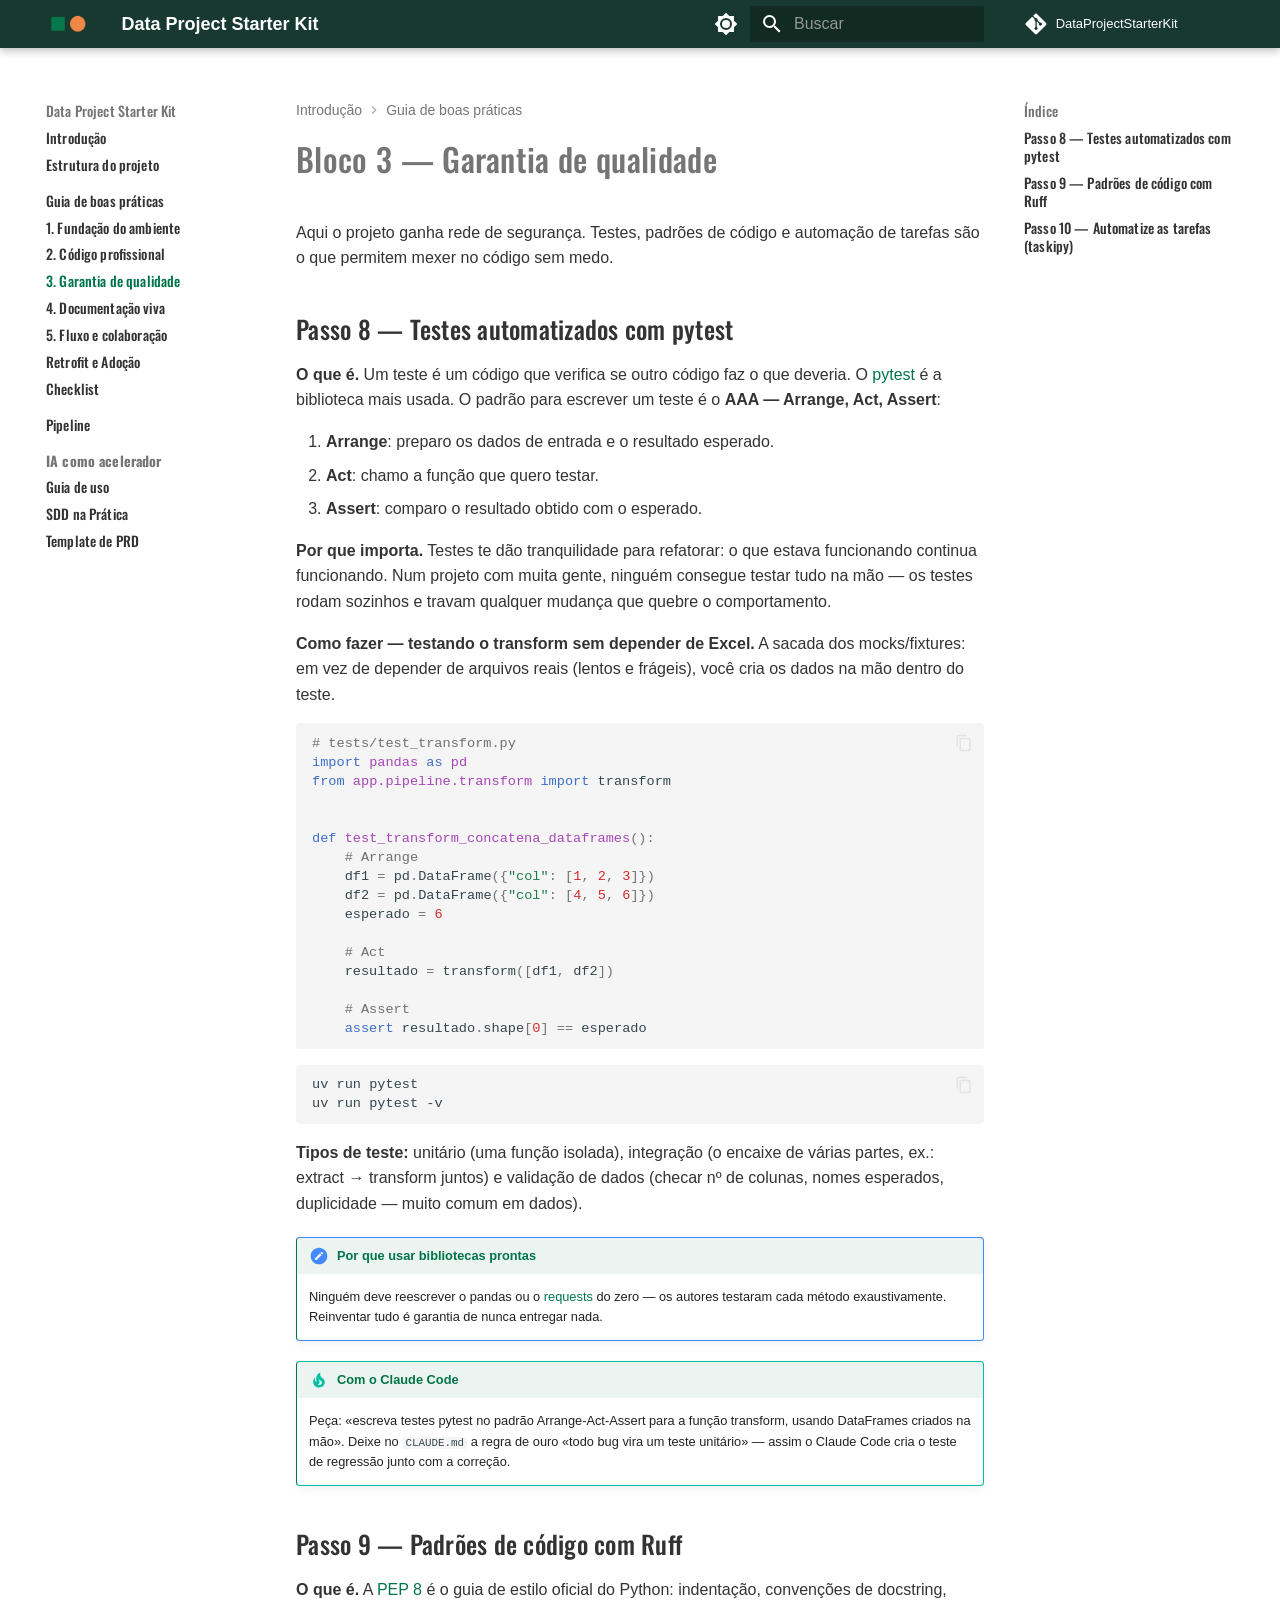
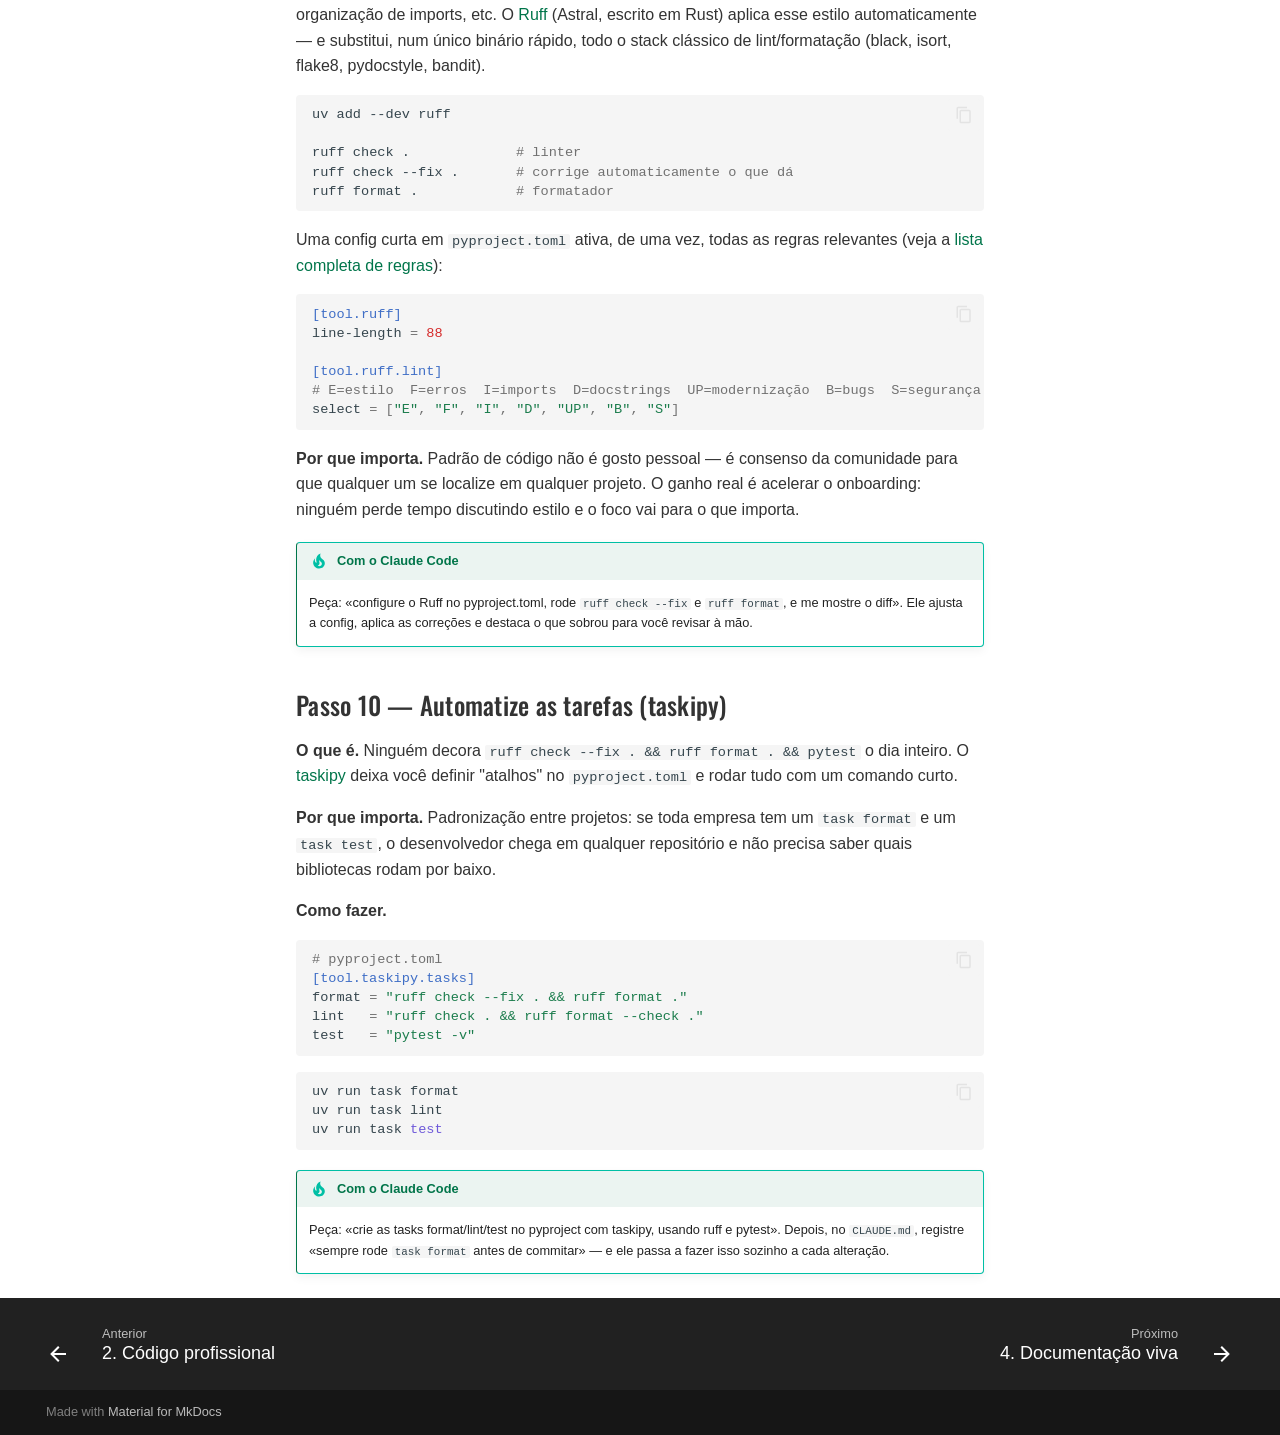
<file: guia/qualidade/index.html>
<!doctype html>
<html lang="pt" class="no-js">
  <head>
    
      <meta charset="utf-8">
      <meta name="viewport" content="width=device-width,initial-scale=1">
      
        <meta name="description" content="Template padronizado para projetos de engenharia, ciência e análise de dados.">
      
      
      
      
        <link rel="prev" href="../codigo/">
      
      
        <link rel="next" href="../documentacao/">
      
      
        
      
      
      <link rel="icon" href="../../assets/pattern.png">
      <meta name="generator" content="mkdocs-1.6.1, mkdocs-material-9.7.7">
    
    
      
        <title>3. Garantia de qualidade - Data Project Starter Kit</title>
      
    
    
      <link rel="stylesheet" href="../../assets/stylesheets/main.ec1eaa64.min.css">
      
        
        <link rel="stylesheet" href="../../assets/stylesheets/palette.ab4e12ef.min.css">
      
      


    
    
      
    
    
      
    
    
      <link rel="stylesheet" href="../../assets/_mkdocstrings.css">
    
      <link rel="stylesheet" href="../../stylesheets/extra.css">
    
    <script>__md_scope=new URL("../..",location),__md_hash=e=>[...e].reduce(((e,_)=>(e<<5)-e+_.charCodeAt(0)),0),__md_get=(e,_=localStorage,t=__md_scope)=>JSON.parse(_.getItem(t.pathname+"."+e)),__md_set=(e,_,t=localStorage,a=__md_scope)=>{try{t.setItem(a.pathname+"."+e,JSON.stringify(_))}catch(e){}}</script>
    
      

    
    
  </head>
  
  
    
    
      
    
    
    
    
    <body dir="ltr" data-md-color-scheme="default" data-md-color-primary="green" data-md-color-accent="orange">
  
    
    <input class="md-toggle" data-md-toggle="drawer" type="checkbox" id="__drawer" autocomplete="off">
    <input class="md-toggle" data-md-toggle="search" type="checkbox" id="__search" autocomplete="off">
    <label class="md-overlay" for="__drawer"></label>
    <div data-md-component="skip">
      
        
        <a href="#bloco-3-garantia-de-qualidade" class="md-skip">
          Pular para conteúdo
        </a>
      
    </div>
    <div data-md-component="announce">
      
    </div>
    
    
      

  

<header class="md-header md-header--shadow" data-md-component="header">
  <nav class="md-header__inner md-grid" aria-label="Cabeçalho">
    <a href="../.." title="Data Project Starter Kit" class="md-header__button md-logo" aria-label="Data Project Starter Kit" data-md-component="logo">
      
  <img src="../../assets/pattern.png" alt="logo">

    </a>
    <label class="md-header__button md-icon" for="__drawer">
      
      <svg xmlns="http://www.w3.org/2000/svg" viewBox="0 0 24 24"><path d="M3 6h18v2H3zm0 5h18v2H3zm0 5h18v2H3z"/></svg>
    </label>
    <div class="md-header__title" data-md-component="header-title">
      <div class="md-header__ellipsis">
        <div class="md-header__topic">
          <span class="md-ellipsis">
            Data Project Starter Kit
          </span>
        </div>
        <div class="md-header__topic" data-md-component="header-topic">
          <span class="md-ellipsis">
            
              3. Garantia de qualidade
            
          </span>
        </div>
      </div>
    </div>
    
      
        <form class="md-header__option" data-md-component="palette">
  
    
    
    
    <input class="md-option" data-md-color-media="(prefers-color-scheme: light)" data-md-color-scheme="default" data-md-color-primary="green" data-md-color-accent="orange"  aria-label="Mudar para modo escuro"  type="radio" name="__palette" id="__palette_0">
    
      <label class="md-header__button md-icon" title="Mudar para modo escuro" for="__palette_1" hidden>
        <svg xmlns="http://www.w3.org/2000/svg" viewBox="0 0 24 24"><path d="M12 8a4 4 0 0 0-4 4 4 4 0 0 0 4 4 4 4 0 0 0 4-4 4 4 0 0 0-4-4m0 10a6 6 0 0 1-6-6 6 6 0 0 1 6-6 6 6 0 0 1 6 6 6 6 0 0 1-6 6m8-9.31V4h-4.69L12 .69 8.69 4H4v4.69L.69 12 4 15.31V20h4.69L12 23.31 15.31 20H20v-4.69L23.31 12z"/></svg>
      </label>
    
  
    
    
    
    <input class="md-option" data-md-color-media="(prefers-color-scheme: dark)" data-md-color-scheme="slate" data-md-color-primary="green" data-md-color-accent="orange"  aria-label="Mudar para modo claro"  type="radio" name="__palette" id="__palette_1">
    
      <label class="md-header__button md-icon" title="Mudar para modo claro" for="__palette_0" hidden>
        <svg xmlns="http://www.w3.org/2000/svg" viewBox="0 0 24 24"><path d="M12 18c-.89 0-1.74-.2-2.5-.55C11.56 16.5 13 14.42 13 12s-1.44-4.5-3.5-5.45C10.26 6.2 11.11 6 12 6a6 6 0 0 1 6 6 6 6 0 0 1-6 6m8-9.31V4h-4.69L12 .69 8.69 4H4v4.69L.69 12 4 15.31V20h4.69L12 23.31 15.31 20H20v-4.69L23.31 12z"/></svg>
      </label>
    
  
</form>
      
    
    
      <script>var palette=__md_get("__palette");if(palette&&palette.color){if("(prefers-color-scheme)"===palette.color.media){var media=matchMedia("(prefers-color-scheme: light)"),input=document.querySelector(media.matches?"[data-md-color-media='(prefers-color-scheme: light)']":"[data-md-color-media='(prefers-color-scheme: dark)']");palette.color.media=input.getAttribute("data-md-color-media"),palette.color.scheme=input.getAttribute("data-md-color-scheme"),palette.color.primary=input.getAttribute("data-md-color-primary"),palette.color.accent=input.getAttribute("data-md-color-accent")}for(var[key,value]of Object.entries(palette.color))document.body.setAttribute("data-md-color-"+key,value)}</script>
    
    
    
      
      
        <label class="md-header__button md-icon" for="__search">
          
          <svg xmlns="http://www.w3.org/2000/svg" viewBox="0 0 24 24"><path d="M9.5 3A6.5 6.5 0 0 1 16 9.5c0 1.61-.59 3.09-1.56 4.23l.27.27h.79l5 5-1.5 1.5-5-5v-.79l-.27-.27A6.52 6.52 0 0 1 9.5 16 6.5 6.5 0 0 1 3 9.5 6.5 6.5 0 0 1 9.5 3m0 2C7 5 5 7 5 9.5S7 14 9.5 14 14 12 14 9.5 12 5 9.5 5"/></svg>
        </label>
        <div class="md-search" data-md-component="search" role="dialog">
  <label class="md-search__overlay" for="__search"></label>
  <div class="md-search__inner" role="search">
    <form class="md-search__form" name="search">
      <input type="text" class="md-search__input" name="query" aria-label="Buscar" placeholder="Buscar" autocapitalize="off" autocorrect="off" autocomplete="off" spellcheck="false" data-md-component="search-query" required>
      <label class="md-search__icon md-icon" for="__search">
        
        <svg xmlns="http://www.w3.org/2000/svg" viewBox="0 0 24 24"><path d="M9.5 3A6.5 6.5 0 0 1 16 9.5c0 1.61-.59 3.09-1.56 4.23l.27.27h.79l5 5-1.5 1.5-5-5v-.79l-.27-.27A6.52 6.52 0 0 1 9.5 16 6.5 6.5 0 0 1 3 9.5 6.5 6.5 0 0 1 9.5 3m0 2C7 5 5 7 5 9.5S7 14 9.5 14 14 12 14 9.5 12 5 9.5 5"/></svg>
        
        <svg xmlns="http://www.w3.org/2000/svg" viewBox="0 0 24 24"><path d="M20 11v2H8l5.5 5.5-1.42 1.42L4.16 12l7.92-7.92L13.5 5.5 8 11z"/></svg>
      </label>
      <nav class="md-search__options" aria-label="Pesquisar">
        
        <button type="reset" class="md-search__icon md-icon" title="Limpar" aria-label="Limpar" tabindex="-1">
          
          <svg xmlns="http://www.w3.org/2000/svg" viewBox="0 0 24 24"><path d="M19 6.41 17.59 5 12 10.59 6.41 5 5 6.41 10.59 12 5 17.59 6.41 19 12 13.41 17.59 19 19 17.59 13.41 12z"/></svg>
        </button>
      </nav>
      
    </form>
    <div class="md-search__output">
      <div class="md-search__scrollwrap" tabindex="0" data-md-scrollfix>
        <div class="md-search-result" data-md-component="search-result">
          <div class="md-search-result__meta">
            Inicializando busca
          </div>
          <ol class="md-search-result__list" role="presentation"></ol>
        </div>
      </div>
    </div>
  </div>
</div>
      
    
    
      <div class="md-header__source">
        <a href="https://github.com/filipimr/Data-Project-Starter-Kit" title="Ir para repositório" class="md-source" data-md-component="source">
  <div class="md-source__icon md-icon">
    
    <svg xmlns="http://www.w3.org/2000/svg" viewBox="0 0 448 512"><!--! Font Awesome Free 7.1.0 by @fontawesome - https://fontawesome.com License - https://fontawesome.com/license/free (Icons: CC BY 4.0, Fonts: SIL OFL 1.1, Code: MIT License) Copyright 2025 Fonticons, Inc.--><path d="M439.6 236.1 244 40.5c-5.4-5.5-12.8-8.5-20.4-8.5s-15 3-20.4 8.4L162.5 81l51.5 51.5c27.1-9.1 52.7 16.8 43.4 43.7l49.7 49.7c34.2-11.8 61.2 31 35.5 56.7-26.5 26.5-70.2-2.9-56-37.3L240.3 199v121.9c25.3 12.5 22.3 41.8 9.1 55-6.4 6.4-15.2 10.1-24.3 10.1s-17.8-3.6-24.3-10.1c-17.6-17.6-11.1-46.9 11.2-56v-123c-20.8-8.5-24.6-30.7-18.6-45L142.6 101 8.5 235.1C3 240.6 0 247.9 0 255.5s3 15 8.5 20.4l195.6 195.7c5.4 5.4 12.7 8.4 20.4 8.4s15-3 20.4-8.4l194.7-194.7c5.4-5.4 8.4-12.8 8.4-20.4s-3-15-8.4-20.4"/></svg>
  </div>
  <div class="md-source__repository">
    DataProjectStarterKit
  </div>
</a>
      </div>
    
  </nav>
  
</header>
    
    <div class="md-container" data-md-component="container">
      
      
        
          
        
      
      <main class="md-main" data-md-component="main">
        <div class="md-main__inner md-grid">
          
            
              
              <div class="md-sidebar md-sidebar--primary" data-md-component="sidebar" data-md-type="navigation" >
                <div class="md-sidebar__scrollwrap">
                  <div class="md-sidebar__inner">
                    



<nav class="md-nav md-nav--primary" aria-label="Navegação" data-md-level="0">
  <label class="md-nav__title" for="__drawer">
    <a href="../.." title="Data Project Starter Kit" class="md-nav__button md-logo" aria-label="Data Project Starter Kit" data-md-component="logo">
      
  <img src="../../assets/pattern.png" alt="logo">

    </a>
    Data Project Starter Kit
  </label>
  
    <div class="md-nav__source">
      <a href="https://github.com/filipimr/Data-Project-Starter-Kit" title="Ir para repositório" class="md-source" data-md-component="source">
  <div class="md-source__icon md-icon">
    
    <svg xmlns="http://www.w3.org/2000/svg" viewBox="0 0 448 512"><!--! Font Awesome Free 7.1.0 by @fontawesome - https://fontawesome.com License - https://fontawesome.com/license/free (Icons: CC BY 4.0, Fonts: SIL OFL 1.1, Code: MIT License) Copyright 2025 Fonticons, Inc.--><path d="M439.6 236.1 244 40.5c-5.4-5.5-12.8-8.5-20.4-8.5s-15 3-20.4 8.4L162.5 81l51.5 51.5c27.1-9.1 52.7 16.8 43.4 43.7l49.7 49.7c34.2-11.8 61.2 31 35.5 56.7-26.5 26.5-70.2-2.9-56-37.3L240.3 199v121.9c25.3 12.5 22.3 41.8 9.1 55-6.4 6.4-15.2 10.1-24.3 10.1s-17.8-3.6-24.3-10.1c-17.6-17.6-11.1-46.9 11.2-56v-123c-20.8-8.5-24.6-30.7-18.6-45L142.6 101 8.5 235.1C3 240.6 0 247.9 0 255.5s3 15 8.5 20.4l195.6 195.7c5.4 5.4 12.7 8.4 20.4 8.4s15-3 20.4-8.4l194.7-194.7c5.4-5.4 8.4-12.8 8.4-20.4s-3-15-8.4-20.4"/></svg>
  </div>
  <div class="md-source__repository">
    DataProjectStarterKit
  </div>
</a>
    </div>
  
  <ul class="md-nav__list" data-md-scrollfix>
    
      
      
  
  
  
  
    <li class="md-nav__item">
      <a href="../.." class="md-nav__link">
        
  
  
  <span class="md-ellipsis">
    
  
    Introdução
  

    
  </span>
  
  

      </a>
    </li>
  

    
      
      
  
  
  
  
    <li class="md-nav__item">
      <a href="../../estrutura/" class="md-nav__link">
        
  
  
  <span class="md-ellipsis">
    
  
    Estrutura do projeto
  

    
  </span>
  
  

      </a>
    </li>
  

    
      
      
  
  
    
  
  
  
    
    
      
        
          
        
      
        
      
        
      
        
      
        
      
        
      
        
      
        
      
    
    
    
      
        
        
      
    
    
    <li class="md-nav__item md-nav__item--active md-nav__item--section md-nav__item--nested">
      
        
        
        <input class="md-nav__toggle md-toggle " type="checkbox" id="__nav_3" checked>
        
          
          <div class="md-nav__link md-nav__container">
            <a href="../" class="md-nav__link ">
              
  
  
  <span class="md-ellipsis">
    
  
    Guia de boas práticas
  

    
  </span>
  
  

            </a>
            
              
              <label class="md-nav__link " for="__nav_3" id="__nav_3_label" tabindex="">
                <span class="md-nav__icon md-icon"></span>
              </label>
            
          </div>
        
        <nav class="md-nav" data-md-level="1" aria-labelledby="__nav_3_label" aria-expanded="true">
          <label class="md-nav__title" for="__nav_3">
            <span class="md-nav__icon md-icon"></span>
            
  
    Guia de boas práticas
  

          </label>
          <ul class="md-nav__list" data-md-scrollfix>
            
              
            
              
                
  
  
  
  
    <li class="md-nav__item">
      <a href="../fundacao/" class="md-nav__link">
        
  
  
  <span class="md-ellipsis">
    
  
    1. Fundação do ambiente
  

    
  </span>
  
  

      </a>
    </li>
  

              
            
              
                
  
  
  
  
    <li class="md-nav__item">
      <a href="../codigo/" class="md-nav__link">
        
  
  
  <span class="md-ellipsis">
    
  
    2. Código profissional
  

    
  </span>
  
  

      </a>
    </li>
  

              
            
              
                
  
  
    
  
  
  
    <li class="md-nav__item md-nav__item--active">
      
      <input class="md-nav__toggle md-toggle" type="checkbox" id="__toc">
      
      
        
      
      
        <label class="md-nav__link md-nav__link--active" for="__toc">
          
  
  
  <span class="md-ellipsis">
    
  
    3. Garantia de qualidade
  

    
  </span>
  
  

          <span class="md-nav__icon md-icon"></span>
        </label>
      
      <a href="./" class="md-nav__link md-nav__link--active">
        
  
  
  <span class="md-ellipsis">
    
  
    3. Garantia de qualidade
  

    
  </span>
  
  

      </a>
      
        

<nav class="md-nav md-nav--secondary" aria-label="Índice">
  
  
  
    
  
  
    <label class="md-nav__title" for="__toc">
      <span class="md-nav__icon md-icon"></span>
      Índice
    </label>
    <ul class="md-nav__list" data-md-component="toc" data-md-scrollfix>
      
        <li class="md-nav__item">
  <a href="#passo-8-testes-automatizados-com-pytest" class="md-nav__link">
    <span class="md-ellipsis">
      
        Passo 8 — Testes automatizados com pytest
      
    </span>
  </a>
  
</li>
      
        <li class="md-nav__item">
  <a href="#passo-9-padroes-de-codigo-com-ruff" class="md-nav__link">
    <span class="md-ellipsis">
      
        Passo 9 — Padrões de código com Ruff
      
    </span>
  </a>
  
</li>
      
        <li class="md-nav__item">
  <a href="#passo-10-automatize-as-tarefas-taskipy" class="md-nav__link">
    <span class="md-ellipsis">
      
        Passo 10 — Automatize as tarefas (taskipy)
      
    </span>
  </a>
  
</li>
      
    </ul>
  
</nav>
      
    </li>
  

              
            
              
                
  
  
  
  
    <li class="md-nav__item">
      <a href="../documentacao/" class="md-nav__link">
        
  
  
  <span class="md-ellipsis">
    
  
    4. Documentação viva
  

    
  </span>
  
  

      </a>
    </li>
  

              
            
              
                
  
  
  
  
    <li class="md-nav__item">
      <a href="../colaboracao/" class="md-nav__link">
        
  
  
  <span class="md-ellipsis">
    
  
    5. Fluxo e colaboração
  

    
  </span>
  
  

      </a>
    </li>
  

              
            
              
                
  
  
  
  
    <li class="md-nav__item">
      <a href="../retrofit/" class="md-nav__link">
        
  
  
  <span class="md-ellipsis">
    
  
    Retrofit e Adoção
  

    
  </span>
  
  

      </a>
    </li>
  

              
            
              
                
  
  
  
  
    <li class="md-nav__item">
      <a href="../checklist/" class="md-nav__link">
        
  
  
  <span class="md-ellipsis">
    
  
    Checklist
  

    
  </span>
  
  

      </a>
    </li>
  

              
            
          </ul>
        </nav>
      
    </li>
  

    
      
      
  
  
  
  
    <li class="md-nav__item">
      <a href="../../pipeline/" class="md-nav__link">
        
  
  
  <span class="md-ellipsis">
    
  
    Pipeline
  

    
  </span>
  
  

      </a>
    </li>
  

    
      
      
  
  
  
  
    
    
      
        
      
        
      
        
      
    
    
    
      
        
        
      
    
    
    <li class="md-nav__item md-nav__item--section md-nav__item--nested">
      
        
        
        <input class="md-nav__toggle md-toggle " type="checkbox" id="__nav_5" >
        
          
          <label class="md-nav__link" for="__nav_5" id="__nav_5_label" tabindex="">
            
  
  
  <span class="md-ellipsis">
    
  
    IA como acelerador
  

    
  </span>
  
  

            <span class="md-nav__icon md-icon"></span>
          </label>
        
        <nav class="md-nav" data-md-level="1" aria-labelledby="__nav_5_label" aria-expanded="false">
          <label class="md-nav__title" for="__nav_5">
            <span class="md-nav__icon md-icon"></span>
            
  
    IA como acelerador
  

          </label>
          <ul class="md-nav__list" data-md-scrollfix>
            
              
                
  
  
  
  
    <li class="md-nav__item">
      <a href="../../ia-como-acelerador/" class="md-nav__link">
        
  
  
  <span class="md-ellipsis">
    
  
    Guia de uso
  

    
  </span>
  
  

      </a>
    </li>
  

              
            
              
                
  
  
  
  
    <li class="md-nav__item">
      <a href="../../sdd/" class="md-nav__link">
        
  
  
  <span class="md-ellipsis">
    
  
    SDD na Prática
  

    
  </span>
  
  

      </a>
    </li>
  

              
            
              
                
  
  
  
  
    <li class="md-nav__item">
      <a href="../../prd-template/" class="md-nav__link">
        
  
  
  <span class="md-ellipsis">
    
  
    Template de PRD
  

    
  </span>
  
  

      </a>
    </li>
  

              
            
          </ul>
        </nav>
      
    </li>
  

    
  </ul>
</nav>
                  </div>
                </div>
              </div>
            
            
              
              <div class="md-sidebar md-sidebar--secondary" data-md-component="sidebar" data-md-type="toc" >
                <div class="md-sidebar__scrollwrap">
                  <div class="md-sidebar__inner">
                    

<nav class="md-nav md-nav--secondary" aria-label="Índice">
  
  
  
    
  
  
    <label class="md-nav__title" for="__toc">
      <span class="md-nav__icon md-icon"></span>
      Índice
    </label>
    <ul class="md-nav__list" data-md-component="toc" data-md-scrollfix>
      
        <li class="md-nav__item">
  <a href="#passo-8-testes-automatizados-com-pytest" class="md-nav__link">
    <span class="md-ellipsis">
      
        Passo 8 — Testes automatizados com pytest
      
    </span>
  </a>
  
</li>
      
        <li class="md-nav__item">
  <a href="#passo-9-padroes-de-codigo-com-ruff" class="md-nav__link">
    <span class="md-ellipsis">
      
        Passo 9 — Padrões de código com Ruff
      
    </span>
  </a>
  
</li>
      
        <li class="md-nav__item">
  <a href="#passo-10-automatize-as-tarefas-taskipy" class="md-nav__link">
    <span class="md-ellipsis">
      
        Passo 10 — Automatize as tarefas (taskipy)
      
    </span>
  </a>
  
</li>
      
    </ul>
  
</nav>
                  </div>
                </div>
              </div>
            
          
          
            <div class="md-content" data-md-component="content">
              
                



  


  <nav class="md-path" aria-label="Navegação" >
    <ol class="md-path__list">
      
        
  
  
    <li class="md-path__item">
      <a href="../.." class="md-path__link">
        
  <span class="md-ellipsis">
    Introdução
  </span>

      </a>
    </li>
  

      
      
        
  
  
    
    
      <li class="md-path__item">
        <a href="../" class="md-path__link">
          
  <span class="md-ellipsis">
    Guia de boas práticas
  </span>

        </a>
      </li>
    
  

      
    </ol>
  </nav>

              
              <article class="md-content__inner md-typeset">
                
                  


  
  


<h1 id="bloco-3-garantia-de-qualidade">Bloco 3 — Garantia de qualidade</h1>
<p>Aqui o projeto ganha rede de segurança. Testes, padrões de código e
automação de tarefas são o que permitem mexer no código sem medo.</p>
<h2 id="passo-8-testes-automatizados-com-pytest">Passo 8 — Testes automatizados com pytest</h2>
<p><strong>O que é.</strong> Um teste é um código que verifica se outro código faz o que
deveria. O <a href="https://docs.pytest.org/">pytest</a> é a biblioteca mais usada. O
padrão para escrever um teste é o <strong>AAA — Arrange, Act, Assert</strong>:</p>
<ol>
<li><strong>Arrange</strong>: preparo os dados de entrada e o resultado esperado.</li>
<li><strong>Act</strong>: chamo a função que quero testar.</li>
<li><strong>Assert</strong>: comparo o resultado obtido com o esperado.</li>
</ol>
<p><strong>Por que importa.</strong> Testes te dão tranquilidade para refatorar: o que
estava funcionando continua funcionando. Num projeto com muita gente,
ninguém consegue testar tudo na mão — os testes rodam sozinhos e travam
qualquer mudança que quebre o comportamento.</p>
<p><strong>Como fazer — testando o transform sem depender de Excel.</strong> A sacada dos
mocks/fixtures: em vez de depender de arquivos reais (lentos e frágeis),
você cria os dados na mão dentro do teste.</p>
<div class="highlight"><pre><span></span><code><span class="c1"># tests/test_transform.py</span>
<span class="kn">import</span><span class="w"> </span><span class="nn">pandas</span><span class="w"> </span><span class="k">as</span><span class="w"> </span><span class="nn">pd</span>
<span class="kn">from</span><span class="w"> </span><span class="nn">app.pipeline.transform</span><span class="w"> </span><span class="kn">import</span> <span class="n">transform</span>


<span class="k">def</span><span class="w"> </span><span class="nf">test_transform_concatena_dataframes</span><span class="p">():</span>
    <span class="c1"># Arrange</span>
    <span class="n">df1</span> <span class="o">=</span> <span class="n">pd</span><span class="o">.</span><span class="n">DataFrame</span><span class="p">({</span><span class="s2">&quot;col&quot;</span><span class="p">:</span> <span class="p">[</span><span class="mi">1</span><span class="p">,</span> <span class="mi">2</span><span class="p">,</span> <span class="mi">3</span><span class="p">]})</span>
    <span class="n">df2</span> <span class="o">=</span> <span class="n">pd</span><span class="o">.</span><span class="n">DataFrame</span><span class="p">({</span><span class="s2">&quot;col&quot;</span><span class="p">:</span> <span class="p">[</span><span class="mi">4</span><span class="p">,</span> <span class="mi">5</span><span class="p">,</span> <span class="mi">6</span><span class="p">]})</span>
    <span class="n">esperado</span> <span class="o">=</span> <span class="mi">6</span>

    <span class="c1"># Act</span>
    <span class="n">resultado</span> <span class="o">=</span> <span class="n">transform</span><span class="p">([</span><span class="n">df1</span><span class="p">,</span> <span class="n">df2</span><span class="p">])</span>

    <span class="c1"># Assert</span>
    <span class="k">assert</span> <span class="n">resultado</span><span class="o">.</span><span class="n">shape</span><span class="p">[</span><span class="mi">0</span><span class="p">]</span> <span class="o">==</span> <span class="n">esperado</span>
</code></pre></div>
<div class="highlight"><pre><span></span><code>uv<span class="w"> </span>run<span class="w"> </span>pytest
uv<span class="w"> </span>run<span class="w"> </span>pytest<span class="w"> </span>-v
</code></pre></div>
<p><strong>Tipos de teste:</strong> unitário (uma função isolada), integração (o encaixe de
várias partes, ex.: extract → transform juntos) e validação de dados
(checar nº de colunas, nomes esperados, duplicidade — muito comum em
dados).</p>
<div class="admonition note">
<p class="admonition-title">Por que usar bibliotecas prontas</p>
<p>Ninguém deve reescrever o pandas ou o <a href="https://requests.readthedocs.io/">requests</a>
do zero — os autores testaram cada método exaustivamente. Reinventar
tudo é garantia de nunca entregar nada.</p>
</div>
<div class="admonition tip">
<p class="admonition-title">Com o Claude Code</p>
<p>Peça: «escreva testes pytest no padrão Arrange-Act-Assert para a
função transform, usando DataFrames criados na mão». Deixe no
<code>CLAUDE.md</code> a regra de ouro «todo bug vira um teste unitário» — assim
o Claude Code cria o teste de regressão junto com a correção.</p>
</div>
<h2 id="passo-9-padroes-de-codigo-com-ruff">Passo 9 — Padrões de código com Ruff</h2>
<p><strong>O que é.</strong> A <a href="https://peps.python.org/pep-0008/">PEP 8</a> é o guia de
estilo oficial do Python: indentação, convenções de docstring, organização
de imports, etc. O <a href="https://docs.astral.sh/ruff/">Ruff</a> (Astral, escrito em
Rust) aplica esse estilo automaticamente — e substitui, num único binário
rápido, todo o stack clássico de lint/formatação (black, isort, flake8,
pydocstyle, bandit).</p>
<div class="highlight"><pre><span></span><code>uv<span class="w"> </span>add<span class="w"> </span>--dev<span class="w"> </span>ruff

ruff<span class="w"> </span>check<span class="w"> </span>.<span class="w">             </span><span class="c1"># linter</span>
ruff<span class="w"> </span>check<span class="w"> </span>--fix<span class="w"> </span>.<span class="w">       </span><span class="c1"># corrige automaticamente o que dá</span>
ruff<span class="w"> </span>format<span class="w"> </span>.<span class="w">            </span><span class="c1"># formatador</span>
</code></pre></div>
<p>Uma config curta em <code>pyproject.toml</code> ativa, de uma vez, todas as regras
relevantes (veja a <a href="https://docs.astral.sh/ruff/rules/">lista completa de regras</a>):</p>
<div class="highlight"><pre><span></span><code><span class="k">[tool.ruff]</span>
<span class="n">line-length</span><span class="w"> </span><span class="o">=</span><span class="w"> </span><span class="mi">88</span>

<span class="k">[tool.ruff.lint]</span>
<span class="c1"># E=estilo  F=erros  I=imports  D=docstrings  UP=modernização  B=bugs  S=segurança</span>
<span class="n">select</span><span class="w"> </span><span class="o">=</span><span class="w"> </span><span class="p">[</span><span class="s2">&quot;E&quot;</span><span class="p">,</span><span class="w"> </span><span class="s2">&quot;F&quot;</span><span class="p">,</span><span class="w"> </span><span class="s2">&quot;I&quot;</span><span class="p">,</span><span class="w"> </span><span class="s2">&quot;D&quot;</span><span class="p">,</span><span class="w"> </span><span class="s2">&quot;UP&quot;</span><span class="p">,</span><span class="w"> </span><span class="s2">&quot;B&quot;</span><span class="p">,</span><span class="w"> </span><span class="s2">&quot;S&quot;</span><span class="p">]</span>
</code></pre></div>
<p><strong>Por que importa.</strong> Padrão de código não é gosto pessoal — é consenso da
comunidade para que qualquer um se localize em qualquer projeto. O ganho
real é acelerar o onboarding: ninguém perde tempo discutindo estilo e o
foco vai para o que importa.</p>
<div class="admonition tip">
<p class="admonition-title">Com o Claude Code</p>
<p>Peça: «configure o Ruff no pyproject.toml, rode <code>ruff check --fix</code> e
<code>ruff format</code>, e me mostre o diff». Ele ajusta a config, aplica as
correções e destaca o que sobrou para você revisar à mão.</p>
</div>
<h2 id="passo-10-automatize-as-tarefas-taskipy">Passo 10 — Automatize as tarefas (taskipy)</h2>
<p><strong>O que é.</strong> Ninguém decora <code>ruff check --fix . &amp;&amp; ruff format . &amp;&amp; pytest</code>
o dia inteiro. O <a href="https://github.com/taskipy/taskipy">taskipy</a> deixa você
definir "atalhos" no <code>pyproject.toml</code> e rodar tudo com um comando curto.</p>
<p><strong>Por que importa.</strong> Padronização entre projetos: se toda empresa tem um
<code>task format</code> e um <code>task test</code>, o desenvolvedor chega em qualquer
repositório e não precisa saber quais bibliotecas rodam por baixo.</p>
<p><strong>Como fazer.</strong></p>
<div class="highlight"><pre><span></span><code><span class="c1"># pyproject.toml</span>
<span class="k">[tool.taskipy.tasks]</span>
<span class="n">format</span><span class="w"> </span><span class="o">=</span><span class="w"> </span><span class="s2">&quot;ruff check --fix . &amp;&amp; ruff format .&quot;</span>
<span class="n">lint</span><span class="w">   </span><span class="o">=</span><span class="w"> </span><span class="s2">&quot;ruff check . &amp;&amp; ruff format --check .&quot;</span>
<span class="n">test</span><span class="w">   </span><span class="o">=</span><span class="w"> </span><span class="s2">&quot;pytest -v&quot;</span>
</code></pre></div>
<div class="highlight"><pre><span></span><code>uv<span class="w"> </span>run<span class="w"> </span>task<span class="w"> </span>format
uv<span class="w"> </span>run<span class="w"> </span>task<span class="w"> </span>lint
uv<span class="w"> </span>run<span class="w"> </span>task<span class="w"> </span><span class="nb">test</span>
</code></pre></div>
<div class="admonition tip">
<p class="admonition-title">Com o Claude Code</p>
<p>Peça: «crie as tasks format/lint/test no pyproject com taskipy, usando
ruff e pytest». Depois, no <code>CLAUDE.md</code>, registre «sempre rode
<code>task format</code> antes de commitar» — e ele passa a fazer isso sozinho a
cada alteração.</p>
</div>












                
              </article>
            </div>
          
          
  <script>var tabs=__md_get("__tabs");if(Array.isArray(tabs))e:for(var set of document.querySelectorAll(".tabbed-set")){var labels=set.querySelector(".tabbed-labels");for(var tab of tabs)for(var label of labels.getElementsByTagName("label"))if(label.innerText.trim()===tab){var input=document.getElementById(label.htmlFor);input.checked=!0;continue e}}</script>

<script>var target=document.getElementById(location.hash.slice(1));target&&target.name&&(target.checked=target.name.startsWith("__tabbed_"))</script>
        </div>
        
          <button type="button" class="md-top md-icon" data-md-component="top" hidden>
  
  <svg xmlns="http://www.w3.org/2000/svg" viewBox="0 0 24 24"><path d="M13 20h-2V8l-5.5 5.5-1.42-1.42L12 4.16l7.92 7.92-1.42 1.42L13 8z"/></svg>
  Voltar para o topo
</button>
        
      </main>
      
        <footer class="md-footer">
  
    
      
      <nav class="md-footer__inner md-grid" aria-label="Rodapé" >
        
          
          <a href="../codigo/" class="md-footer__link md-footer__link--prev" aria-label="Anterior: 2. Código profissional">
            <div class="md-footer__button md-icon">
              
              <svg xmlns="http://www.w3.org/2000/svg" viewBox="0 0 24 24"><path d="M20 11v2H8l5.5 5.5-1.42 1.42L4.16 12l7.92-7.92L13.5 5.5 8 11z"/></svg>
            </div>
            <div class="md-footer__title">
              <span class="md-footer__direction">
                Anterior
              </span>
              <div class="md-ellipsis">
                2. Código profissional
              </div>
            </div>
          </a>
        
        
          
          <a href="../documentacao/" class="md-footer__link md-footer__link--next" aria-label="Próximo: 4. Documentação viva">
            <div class="md-footer__title">
              <span class="md-footer__direction">
                Próximo
              </span>
              <div class="md-ellipsis">
                4. Documentação viva
              </div>
            </div>
            <div class="md-footer__button md-icon">
              
              <svg xmlns="http://www.w3.org/2000/svg" viewBox="0 0 24 24"><path d="M4 11v2h12l-5.5 5.5 1.42 1.42L19.84 12l-7.92-7.92L10.5 5.5 16 11z"/></svg>
            </div>
          </a>
        
      </nav>
    
  
  <div class="md-footer-meta md-typeset">
    <div class="md-footer-meta__inner md-grid">
      <div class="md-copyright">
  
  
    Made with
    <a href="https://squidfunk.github.io/mkdocs-material/" target="_blank" rel="noopener">
      Material for MkDocs
    </a>
  
</div>
      
    </div>
  </div>
</footer>
      
    </div>
    <div class="md-dialog" data-md-component="dialog">
      <div class="md-dialog__inner md-typeset"></div>
    </div>
    
      <div class="md-progress" data-md-component="progress" role="progressbar"></div>
    
    
    
      
      
      <script id="__config" type="application/json">{"annotate": null, "base": "../..", "features": ["navigation.path", "navigation.instant", "navigation.instant.prefetch", "navigation.instant.progress", "navigation.sections", "navigation.indexes", "navigation.tracking", "content.code.annotate", "toc.follow", "navigation.footer", "navigation.top", "content.code.copy", "content.tabs.link"], "search": "../../assets/javascripts/workers/search.2c215733.min.js", "tags": null, "translations": {"clipboard.copied": "Copiado para \u00e1rea de transfer\u00eancia", "clipboard.copy": "Copiar para \u00e1rea de transfer\u00eancia", "search.result.more.one": "mais 1 nesta p\u00e1gina", "search.result.more.other": "# mais nesta p\u00e1gina", "search.result.none": "Nenhum documento encontrado", "search.result.one": "1 documento encontrado", "search.result.other": "# documentos encontrados", "search.result.placeholder": "Digite para iniciar a busca", "search.result.term.missing": "Ausente", "select.version": "Selecione a vers\u00e3o"}, "version": null}</script>
    
    
      <script src="../../assets/javascripts/bundle.d7400e89.min.js"></script>
      
    
  </body>
</html>
</file>
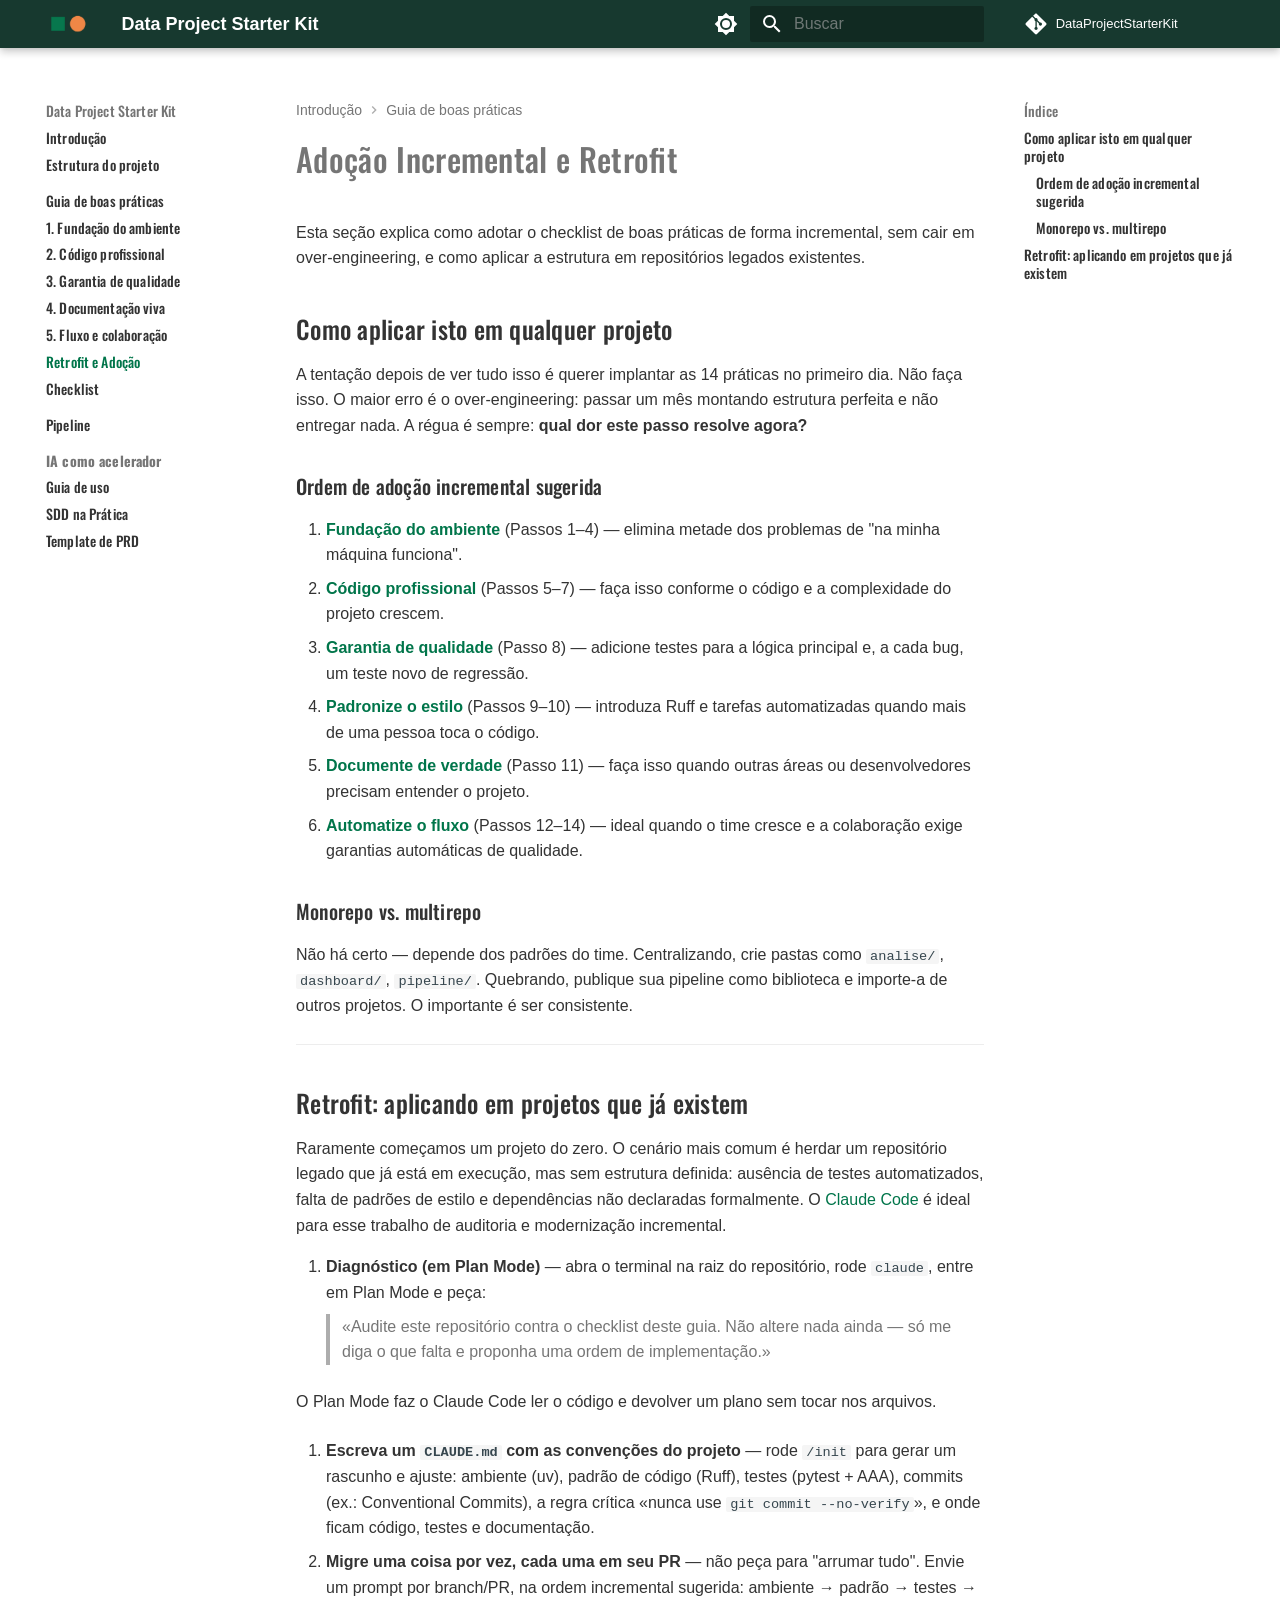
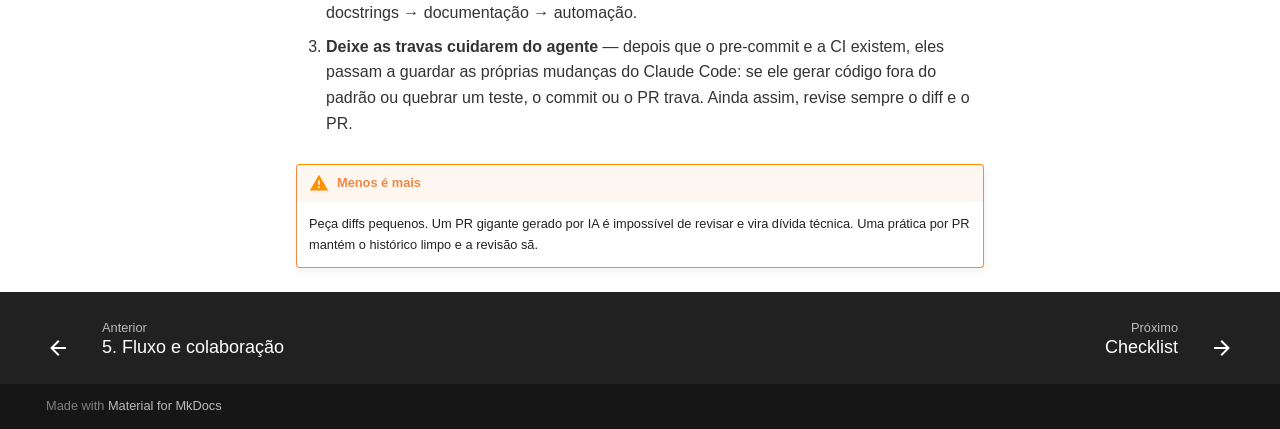
<file: guia/retrofit/index.html>
<!doctype html>
<html lang="pt" class="no-js">
  <head>
    
      <meta charset="utf-8">
      <meta name="viewport" content="width=device-width,initial-scale=1">
      
        <meta name="description" content="Template padronizado para projetos de engenharia, ciência e análise de dados.">
      
      
      
      
        <link rel="prev" href="../colaboracao/">
      
      
        <link rel="next" href="../checklist/">
      
      
        
      
      
      <link rel="icon" href="../../assets/pattern.png">
      <meta name="generator" content="mkdocs-1.6.1, mkdocs-material-9.7.7">
    
    
      
        <title>Retrofit e Adoção - Data Project Starter Kit</title>
      
    
    
      <link rel="stylesheet" href="../../assets/stylesheets/main.ec1eaa64.min.css">
      
        
        <link rel="stylesheet" href="../../assets/stylesheets/palette.ab4e12ef.min.css">
      
      


    
    
      
    
    
      
    
    
      <link rel="stylesheet" href="../../assets/_mkdocstrings.css">
    
      <link rel="stylesheet" href="../../stylesheets/extra.css">
    
    <script>__md_scope=new URL("../..",location),__md_hash=e=>[...e].reduce(((e,_)=>(e<<5)-e+_.charCodeAt(0)),0),__md_get=(e,_=localStorage,t=__md_scope)=>JSON.parse(_.getItem(t.pathname+"."+e)),__md_set=(e,_,t=localStorage,a=__md_scope)=>{try{t.setItem(a.pathname+"."+e,JSON.stringify(_))}catch(e){}}</script>
    
      

    
    
  </head>
  
  
    
    
      
    
    
    
    
    <body dir="ltr" data-md-color-scheme="default" data-md-color-primary="green" data-md-color-accent="orange">
  
    
    <input class="md-toggle" data-md-toggle="drawer" type="checkbox" id="__drawer" autocomplete="off">
    <input class="md-toggle" data-md-toggle="search" type="checkbox" id="__search" autocomplete="off">
    <label class="md-overlay" for="__drawer"></label>
    <div data-md-component="skip">
      
        
        <a href="#adocao-incremental-e-retrofit" class="md-skip">
          Pular para conteúdo
        </a>
      
    </div>
    <div data-md-component="announce">
      
    </div>
    
    
      

  

<header class="md-header md-header--shadow" data-md-component="header">
  <nav class="md-header__inner md-grid" aria-label="Cabeçalho">
    <a href="../.." title="Data Project Starter Kit" class="md-header__button md-logo" aria-label="Data Project Starter Kit" data-md-component="logo">
      
  <img src="../../assets/pattern.png" alt="logo">

    </a>
    <label class="md-header__button md-icon" for="__drawer">
      
      <svg xmlns="http://www.w3.org/2000/svg" viewBox="0 0 24 24"><path d="M3 6h18v2H3zm0 5h18v2H3zm0 5h18v2H3z"/></svg>
    </label>
    <div class="md-header__title" data-md-component="header-title">
      <div class="md-header__ellipsis">
        <div class="md-header__topic">
          <span class="md-ellipsis">
            Data Project Starter Kit
          </span>
        </div>
        <div class="md-header__topic" data-md-component="header-topic">
          <span class="md-ellipsis">
            
              Retrofit e Adoção
            
          </span>
        </div>
      </div>
    </div>
    
      
        <form class="md-header__option" data-md-component="palette">
  
    
    
    
    <input class="md-option" data-md-color-media="(prefers-color-scheme: light)" data-md-color-scheme="default" data-md-color-primary="green" data-md-color-accent="orange"  aria-label="Mudar para modo escuro"  type="radio" name="__palette" id="__palette_0">
    
      <label class="md-header__button md-icon" title="Mudar para modo escuro" for="__palette_1" hidden>
        <svg xmlns="http://www.w3.org/2000/svg" viewBox="0 0 24 24"><path d="M12 8a4 4 0 0 0-4 4 4 4 0 0 0 4 4 4 4 0 0 0 4-4 4 4 0 0 0-4-4m0 10a6 6 0 0 1-6-6 6 6 0 0 1 6-6 6 6 0 0 1 6 6 6 6 0 0 1-6 6m8-9.31V4h-4.69L12 .69 8.69 4H4v4.69L.69 12 4 15.31V20h4.69L12 23.31 15.31 20H20v-4.69L23.31 12z"/></svg>
      </label>
    
  
    
    
    
    <input class="md-option" data-md-color-media="(prefers-color-scheme: dark)" data-md-color-scheme="slate" data-md-color-primary="green" data-md-color-accent="orange"  aria-label="Mudar para modo claro"  type="radio" name="__palette" id="__palette_1">
    
      <label class="md-header__button md-icon" title="Mudar para modo claro" for="__palette_0" hidden>
        <svg xmlns="http://www.w3.org/2000/svg" viewBox="0 0 24 24"><path d="M12 18c-.89 0-1.74-.2-2.5-.55C11.56 16.5 13 14.42 13 12s-1.44-4.5-3.5-5.45C10.26 6.2 11.11 6 12 6a6 6 0 0 1 6 6 6 6 0 0 1-6 6m8-9.31V4h-4.69L12 .69 8.69 4H4v4.69L.69 12 4 15.31V20h4.69L12 23.31 15.31 20H20v-4.69L23.31 12z"/></svg>
      </label>
    
  
</form>
      
    
    
      <script>var palette=__md_get("__palette");if(palette&&palette.color){if("(prefers-color-scheme)"===palette.color.media){var media=matchMedia("(prefers-color-scheme: light)"),input=document.querySelector(media.matches?"[data-md-color-media='(prefers-color-scheme: light)']":"[data-md-color-media='(prefers-color-scheme: dark)']");palette.color.media=input.getAttribute("data-md-color-media"),palette.color.scheme=input.getAttribute("data-md-color-scheme"),palette.color.primary=input.getAttribute("data-md-color-primary"),palette.color.accent=input.getAttribute("data-md-color-accent")}for(var[key,value]of Object.entries(palette.color))document.body.setAttribute("data-md-color-"+key,value)}</script>
    
    
    
      
      
        <label class="md-header__button md-icon" for="__search">
          
          <svg xmlns="http://www.w3.org/2000/svg" viewBox="0 0 24 24"><path d="M9.5 3A6.5 6.5 0 0 1 16 9.5c0 1.61-.59 3.09-1.56 4.23l.27.27h.79l5 5-1.5 1.5-5-5v-.79l-.27-.27A6.52 6.52 0 0 1 9.5 16 6.5 6.5 0 0 1 3 9.5 6.5 6.5 0 0 1 9.5 3m0 2C7 5 5 7 5 9.5S7 14 9.5 14 14 12 14 9.5 12 5 9.5 5"/></svg>
        </label>
        <div class="md-search" data-md-component="search" role="dialog">
  <label class="md-search__overlay" for="__search"></label>
  <div class="md-search__inner" role="search">
    <form class="md-search__form" name="search">
      <input type="text" class="md-search__input" name="query" aria-label="Buscar" placeholder="Buscar" autocapitalize="off" autocorrect="off" autocomplete="off" spellcheck="false" data-md-component="search-query" required>
      <label class="md-search__icon md-icon" for="__search">
        
        <svg xmlns="http://www.w3.org/2000/svg" viewBox="0 0 24 24"><path d="M9.5 3A6.5 6.5 0 0 1 16 9.5c0 1.61-.59 3.09-1.56 4.23l.27.27h.79l5 5-1.5 1.5-5-5v-.79l-.27-.27A6.52 6.52 0 0 1 9.5 16 6.5 6.5 0 0 1 3 9.5 6.5 6.5 0 0 1 9.5 3m0 2C7 5 5 7 5 9.5S7 14 9.5 14 14 12 14 9.5 12 5 9.5 5"/></svg>
        
        <svg xmlns="http://www.w3.org/2000/svg" viewBox="0 0 24 24"><path d="M20 11v2H8l5.5 5.5-1.42 1.42L4.16 12l7.92-7.92L13.5 5.5 8 11z"/></svg>
      </label>
      <nav class="md-search__options" aria-label="Pesquisar">
        
        <button type="reset" class="md-search__icon md-icon" title="Limpar" aria-label="Limpar" tabindex="-1">
          
          <svg xmlns="http://www.w3.org/2000/svg" viewBox="0 0 24 24"><path d="M19 6.41 17.59 5 12 10.59 6.41 5 5 6.41 10.59 12 5 17.59 6.41 19 12 13.41 17.59 19 19 17.59 13.41 12z"/></svg>
        </button>
      </nav>
      
    </form>
    <div class="md-search__output">
      <div class="md-search__scrollwrap" tabindex="0" data-md-scrollfix>
        <div class="md-search-result" data-md-component="search-result">
          <div class="md-search-result__meta">
            Inicializando busca
          </div>
          <ol class="md-search-result__list" role="presentation"></ol>
        </div>
      </div>
    </div>
  </div>
</div>
      
    
    
      <div class="md-header__source">
        <a href="https://github.com/filipimr/Data-Project-Starter-Kit" title="Ir para repositório" class="md-source" data-md-component="source">
  <div class="md-source__icon md-icon">
    
    <svg xmlns="http://www.w3.org/2000/svg" viewBox="0 0 448 512"><!--! Font Awesome Free 7.1.0 by @fontawesome - https://fontawesome.com License - https://fontawesome.com/license/free (Icons: CC BY 4.0, Fonts: SIL OFL 1.1, Code: MIT License) Copyright 2025 Fonticons, Inc.--><path d="M439.6 236.1 244 40.5c-5.4-5.5-12.8-8.5-20.4-8.5s-15 3-20.4 8.4L162.5 81l51.5 51.5c27.1-9.1 52.7 16.8 43.4 43.7l49.7 49.7c34.2-11.8 61.2 31 35.5 56.7-26.5 26.5-70.2-2.9-56-37.3L240.3 199v121.9c25.3 12.5 22.3 41.8 9.1 55-6.4 6.4-15.2 10.1-24.3 10.1s-17.8-3.6-24.3-10.1c-17.6-17.6-11.1-46.9 11.2-56v-123c-20.8-8.5-24.6-30.7-18.6-45L142.6 101 8.5 235.1C3 240.6 0 247.9 0 255.5s3 15 8.5 20.4l195.6 195.7c5.4 5.4 12.7 8.4 20.4 8.4s15-3 20.4-8.4l194.7-194.7c5.4-5.4 8.4-12.8 8.4-20.4s-3-15-8.4-20.4"/></svg>
  </div>
  <div class="md-source__repository">
    DataProjectStarterKit
  </div>
</a>
      </div>
    
  </nav>
  
</header>
    
    <div class="md-container" data-md-component="container">
      
      
        
          
        
      
      <main class="md-main" data-md-component="main">
        <div class="md-main__inner md-grid">
          
            
              
              <div class="md-sidebar md-sidebar--primary" data-md-component="sidebar" data-md-type="navigation" >
                <div class="md-sidebar__scrollwrap">
                  <div class="md-sidebar__inner">
                    



<nav class="md-nav md-nav--primary" aria-label="Navegação" data-md-level="0">
  <label class="md-nav__title" for="__drawer">
    <a href="../.." title="Data Project Starter Kit" class="md-nav__button md-logo" aria-label="Data Project Starter Kit" data-md-component="logo">
      
  <img src="../../assets/pattern.png" alt="logo">

    </a>
    Data Project Starter Kit
  </label>
  
    <div class="md-nav__source">
      <a href="https://github.com/filipimr/Data-Project-Starter-Kit" title="Ir para repositório" class="md-source" data-md-component="source">
  <div class="md-source__icon md-icon">
    
    <svg xmlns="http://www.w3.org/2000/svg" viewBox="0 0 448 512"><!--! Font Awesome Free 7.1.0 by @fontawesome - https://fontawesome.com License - https://fontawesome.com/license/free (Icons: CC BY 4.0, Fonts: SIL OFL 1.1, Code: MIT License) Copyright 2025 Fonticons, Inc.--><path d="M439.6 236.1 244 40.5c-5.4-5.5-12.8-8.5-20.4-8.5s-15 3-20.4 8.4L162.5 81l51.5 51.5c27.1-9.1 52.7 16.8 43.4 43.7l49.7 49.7c34.2-11.8 61.2 31 35.5 56.7-26.5 26.5-70.2-2.9-56-37.3L240.3 199v121.9c25.3 12.5 22.3 41.8 9.1 55-6.4 6.4-15.2 10.1-24.3 10.1s-17.8-3.6-24.3-10.1c-17.6-17.6-11.1-46.9 11.2-56v-123c-20.8-8.5-24.6-30.7-18.6-45L142.6 101 8.5 235.1C3 240.6 0 247.9 0 255.5s3 15 8.5 20.4l195.6 195.7c5.4 5.4 12.7 8.4 20.4 8.4s15-3 20.4-8.4l194.7-194.7c5.4-5.4 8.4-12.8 8.4-20.4s-3-15-8.4-20.4"/></svg>
  </div>
  <div class="md-source__repository">
    DataProjectStarterKit
  </div>
</a>
    </div>
  
  <ul class="md-nav__list" data-md-scrollfix>
    
      
      
  
  
  
  
    <li class="md-nav__item">
      <a href="../.." class="md-nav__link">
        
  
  
  <span class="md-ellipsis">
    
  
    Introdução
  

    
  </span>
  
  

      </a>
    </li>
  

    
      
      
  
  
  
  
    <li class="md-nav__item">
      <a href="../../estrutura/" class="md-nav__link">
        
  
  
  <span class="md-ellipsis">
    
  
    Estrutura do projeto
  

    
  </span>
  
  

      </a>
    </li>
  

    
      
      
  
  
    
  
  
  
    
    
      
        
          
        
      
        
      
        
      
        
      
        
      
        
      
        
      
        
      
    
    
    
      
        
        
      
    
    
    <li class="md-nav__item md-nav__item--active md-nav__item--section md-nav__item--nested">
      
        
        
        <input class="md-nav__toggle md-toggle " type="checkbox" id="__nav_3" checked>
        
          
          <div class="md-nav__link md-nav__container">
            <a href="../" class="md-nav__link ">
              
  
  
  <span class="md-ellipsis">
    
  
    Guia de boas práticas
  

    
  </span>
  
  

            </a>
            
              
              <label class="md-nav__link " for="__nav_3" id="__nav_3_label" tabindex="">
                <span class="md-nav__icon md-icon"></span>
              </label>
            
          </div>
        
        <nav class="md-nav" data-md-level="1" aria-labelledby="__nav_3_label" aria-expanded="true">
          <label class="md-nav__title" for="__nav_3">
            <span class="md-nav__icon md-icon"></span>
            
  
    Guia de boas práticas
  

          </label>
          <ul class="md-nav__list" data-md-scrollfix>
            
              
            
              
                
  
  
  
  
    <li class="md-nav__item">
      <a href="../fundacao/" class="md-nav__link">
        
  
  
  <span class="md-ellipsis">
    
  
    1. Fundação do ambiente
  

    
  </span>
  
  

      </a>
    </li>
  

              
            
              
                
  
  
  
  
    <li class="md-nav__item">
      <a href="../codigo/" class="md-nav__link">
        
  
  
  <span class="md-ellipsis">
    
  
    2. Código profissional
  

    
  </span>
  
  

      </a>
    </li>
  

              
            
              
                
  
  
  
  
    <li class="md-nav__item">
      <a href="../qualidade/" class="md-nav__link">
        
  
  
  <span class="md-ellipsis">
    
  
    3. Garantia de qualidade
  

    
  </span>
  
  

      </a>
    </li>
  

              
            
              
                
  
  
  
  
    <li class="md-nav__item">
      <a href="../documentacao/" class="md-nav__link">
        
  
  
  <span class="md-ellipsis">
    
  
    4. Documentação viva
  

    
  </span>
  
  

      </a>
    </li>
  

              
            
              
                
  
  
  
  
    <li class="md-nav__item">
      <a href="../colaboracao/" class="md-nav__link">
        
  
  
  <span class="md-ellipsis">
    
  
    5. Fluxo e colaboração
  

    
  </span>
  
  

      </a>
    </li>
  

              
            
              
                
  
  
    
  
  
  
    <li class="md-nav__item md-nav__item--active">
      
      <input class="md-nav__toggle md-toggle" type="checkbox" id="__toc">
      
      
        
      
      
        <label class="md-nav__link md-nav__link--active" for="__toc">
          
  
  
  <span class="md-ellipsis">
    
  
    Retrofit e Adoção
  

    
  </span>
  
  

          <span class="md-nav__icon md-icon"></span>
        </label>
      
      <a href="./" class="md-nav__link md-nav__link--active">
        
  
  
  <span class="md-ellipsis">
    
  
    Retrofit e Adoção
  

    
  </span>
  
  

      </a>
      
        

<nav class="md-nav md-nav--secondary" aria-label="Índice">
  
  
  
    
  
  
    <label class="md-nav__title" for="__toc">
      <span class="md-nav__icon md-icon"></span>
      Índice
    </label>
    <ul class="md-nav__list" data-md-component="toc" data-md-scrollfix>
      
        <li class="md-nav__item">
  <a href="#como-aplicar-isto-em-qualquer-projeto" class="md-nav__link">
    <span class="md-ellipsis">
      
        Como aplicar isto em qualquer projeto
      
    </span>
  </a>
  
    <nav class="md-nav" aria-label="Como aplicar isto em qualquer projeto">
      <ul class="md-nav__list">
        
          <li class="md-nav__item">
  <a href="#ordem-de-adocao-incremental-sugerida" class="md-nav__link">
    <span class="md-ellipsis">
      
        Ordem de adoção incremental sugerida
      
    </span>
  </a>
  
</li>
        
          <li class="md-nav__item">
  <a href="#monorepo-vs-multirepo" class="md-nav__link">
    <span class="md-ellipsis">
      
        Monorepo vs. multirepo
      
    </span>
  </a>
  
</li>
        
      </ul>
    </nav>
  
</li>
      
        <li class="md-nav__item">
  <a href="#retrofit-aplicando-em-projetos-que-ja-existem" class="md-nav__link">
    <span class="md-ellipsis">
      
        Retrofit: aplicando em projetos que já existem
      
    </span>
  </a>
  
</li>
      
    </ul>
  
</nav>
      
    </li>
  

              
            
              
                
  
  
  
  
    <li class="md-nav__item">
      <a href="../checklist/" class="md-nav__link">
        
  
  
  <span class="md-ellipsis">
    
  
    Checklist
  

    
  </span>
  
  

      </a>
    </li>
  

              
            
          </ul>
        </nav>
      
    </li>
  

    
      
      
  
  
  
  
    <li class="md-nav__item">
      <a href="../../pipeline/" class="md-nav__link">
        
  
  
  <span class="md-ellipsis">
    
  
    Pipeline
  

    
  </span>
  
  

      </a>
    </li>
  

    
      
      
  
  
  
  
    
    
      
        
      
        
      
        
      
    
    
    
      
        
        
      
    
    
    <li class="md-nav__item md-nav__item--section md-nav__item--nested">
      
        
        
        <input class="md-nav__toggle md-toggle " type="checkbox" id="__nav_5" >
        
          
          <label class="md-nav__link" for="__nav_5" id="__nav_5_label" tabindex="">
            
  
  
  <span class="md-ellipsis">
    
  
    IA como acelerador
  

    
  </span>
  
  

            <span class="md-nav__icon md-icon"></span>
          </label>
        
        <nav class="md-nav" data-md-level="1" aria-labelledby="__nav_5_label" aria-expanded="false">
          <label class="md-nav__title" for="__nav_5">
            <span class="md-nav__icon md-icon"></span>
            
  
    IA como acelerador
  

          </label>
          <ul class="md-nav__list" data-md-scrollfix>
            
              
                
  
  
  
  
    <li class="md-nav__item">
      <a href="../../ia-como-acelerador/" class="md-nav__link">
        
  
  
  <span class="md-ellipsis">
    
  
    Guia de uso
  

    
  </span>
  
  

      </a>
    </li>
  

              
            
              
                
  
  
  
  
    <li class="md-nav__item">
      <a href="../../sdd/" class="md-nav__link">
        
  
  
  <span class="md-ellipsis">
    
  
    SDD na Prática
  

    
  </span>
  
  

      </a>
    </li>
  

              
            
              
                
  
  
  
  
    <li class="md-nav__item">
      <a href="../../prd-template/" class="md-nav__link">
        
  
  
  <span class="md-ellipsis">
    
  
    Template de PRD
  

    
  </span>
  
  

      </a>
    </li>
  

              
            
          </ul>
        </nav>
      
    </li>
  

    
  </ul>
</nav>
                  </div>
                </div>
              </div>
            
            
              
              <div class="md-sidebar md-sidebar--secondary" data-md-component="sidebar" data-md-type="toc" >
                <div class="md-sidebar__scrollwrap">
                  <div class="md-sidebar__inner">
                    

<nav class="md-nav md-nav--secondary" aria-label="Índice">
  
  
  
    
  
  
    <label class="md-nav__title" for="__toc">
      <span class="md-nav__icon md-icon"></span>
      Índice
    </label>
    <ul class="md-nav__list" data-md-component="toc" data-md-scrollfix>
      
        <li class="md-nav__item">
  <a href="#como-aplicar-isto-em-qualquer-projeto" class="md-nav__link">
    <span class="md-ellipsis">
      
        Como aplicar isto em qualquer projeto
      
    </span>
  </a>
  
    <nav class="md-nav" aria-label="Como aplicar isto em qualquer projeto">
      <ul class="md-nav__list">
        
          <li class="md-nav__item">
  <a href="#ordem-de-adocao-incremental-sugerida" class="md-nav__link">
    <span class="md-ellipsis">
      
        Ordem de adoção incremental sugerida
      
    </span>
  </a>
  
</li>
        
          <li class="md-nav__item">
  <a href="#monorepo-vs-multirepo" class="md-nav__link">
    <span class="md-ellipsis">
      
        Monorepo vs. multirepo
      
    </span>
  </a>
  
</li>
        
      </ul>
    </nav>
  
</li>
      
        <li class="md-nav__item">
  <a href="#retrofit-aplicando-em-projetos-que-ja-existem" class="md-nav__link">
    <span class="md-ellipsis">
      
        Retrofit: aplicando em projetos que já existem
      
    </span>
  </a>
  
</li>
      
    </ul>
  
</nav>
                  </div>
                </div>
              </div>
            
          
          
            <div class="md-content" data-md-component="content">
              
                



  


  <nav class="md-path" aria-label="Navegação" >
    <ol class="md-path__list">
      
        
  
  
    <li class="md-path__item">
      <a href="../.." class="md-path__link">
        
  <span class="md-ellipsis">
    Introdução
  </span>

      </a>
    </li>
  

      
      
        
  
  
    
    
      <li class="md-path__item">
        <a href="../" class="md-path__link">
          
  <span class="md-ellipsis">
    Guia de boas práticas
  </span>

        </a>
      </li>
    
  

      
    </ol>
  </nav>

              
              <article class="md-content__inner md-typeset">
                
                  


  
  


<h1 id="adocao-incremental-e-retrofit">Adoção Incremental e Retrofit</h1>
<p>Esta seção explica como adotar o checklist de boas práticas de forma incremental, sem cair em over-engineering, e como aplicar a estrutura em repositórios legados existentes.</p>
<h2 id="como-aplicar-isto-em-qualquer-projeto">Como aplicar isto em qualquer projeto</h2>
<p>A tentação depois de ver tudo isso é querer implantar as 14 práticas no primeiro dia. Não faça isso. O maior erro é o over-engineering: passar um mês montando estrutura perfeita e não entregar nada. A régua é sempre: <strong>qual dor este passo resolve agora?</strong></p>
<h3 id="ordem-de-adocao-incremental-sugerida">Ordem de adoção incremental sugerida</h3>
<ol>
<li><strong><a href="../fundacao/">Fundação do ambiente</a></strong> (Passos 1–4) — elimina metade dos problemas de "na minha máquina funciona".</li>
<li><strong><a href="../codigo/">Código profissional</a></strong> (Passos 5–7) — faça isso conforme o código e a complexidade do projeto crescem.</li>
<li><strong><a href="../qualidade/">Garantia de qualidade</a></strong> (Passo 8) — adicione testes para a lógica principal e, a cada bug, um teste novo de regressão.</li>
<li><strong><a href="../qualidade/#passo-9-padroes-de-codigo-com-ruff">Padronize o estilo</a></strong> (Passos 9–10) — introduza Ruff e tarefas automatizadas quando mais de uma pessoa toca o código.</li>
<li><strong><a href="../documentacao/">Documente de verdade</a></strong> (Passo 11) — faça isso quando outras áreas ou desenvolvedores precisam entender o projeto.</li>
<li><strong><a href="../colaboracao/">Automatize o fluxo</a></strong> (Passos 12–14) — ideal quando o time cresce e a colaboração exige garantias automáticas de qualidade.</li>
</ol>
<h3 id="monorepo-vs-multirepo">Monorepo vs. multirepo</h3>
<p>Não há certo — depende dos padrões do time. Centralizando, crie pastas como <code>analise/</code>, <code>dashboard/</code>, <code>pipeline/</code>. Quebrando, publique sua pipeline como biblioteca e importe-a de outros projetos. O importante é ser consistente.</p>
<hr />
<h2 id="retrofit-aplicando-em-projetos-que-ja-existem">Retrofit: aplicando em projetos que já existem</h2>
<p>Raramente começamos um projeto do zero. O cenário mais comum é herdar um repositório legado que já está em execução, mas sem estrutura definida: ausência de testes automatizados, falta de padrões de estilo e dependências não declaradas formalmente. O <a href="https://docs.claude.com/en/docs/claude-code/overview">Claude Code</a> é ideal para esse trabalho de auditoria e modernização incremental.</p>
<ol>
<li><strong>Diagnóstico (em Plan Mode)</strong> — abra o terminal na raiz do repositório, rode <code>claude</code>, entre em Plan Mode e peça:<blockquote>
<p>«Audite este repositório contra o checklist deste guia. Não altere nada ainda — só me diga o que falta e proponha uma ordem de implementação.»</p>
</blockquote>
</li>
</ol>
<p>O Plan Mode faz o Claude Code ler o código e devolver um plano sem tocar nos arquivos.</p>
<ol>
<li>
<p><strong>Escreva um <code>CLAUDE.md</code> com as convenções do projeto</strong> — rode <code>/init</code> para gerar um rascunho e ajuste: ambiente (uv), padrão de código (Ruff), testes (pytest + AAA), commits (ex.: Conventional Commits), a regra crítica «nunca use <code>git commit --no-verify</code>», e onde ficam código, testes e documentação.</p>
</li>
<li>
<p><strong>Migre uma coisa por vez, cada uma em seu PR</strong> — não peça para "arrumar tudo". Envie um prompt por branch/PR, na ordem incremental sugerida: ambiente → padrão → testes → docstrings → documentação → automação.</p>
</li>
<li>
<p><strong>Deixe as travas cuidarem do agente</strong> — depois que o pre-commit e a CI existem, eles passam a guardar as próprias mudanças do Claude Code: se ele gerar código fora do padrão ou quebrar um teste, o commit ou o PR trava. Ainda assim, revise sempre o diff e o PR.</p>
</li>
</ol>
<div class="admonition warning">
<p class="admonition-title">Menos é mais</p>
<p>Peça diffs pequenos. Um PR gigante gerado por IA é impossível de revisar e vira dívida técnica. Uma prática por PR mantém o histórico limpo e a revisão sã.</p>
</div>












                
              </article>
            </div>
          
          
  <script>var tabs=__md_get("__tabs");if(Array.isArray(tabs))e:for(var set of document.querySelectorAll(".tabbed-set")){var labels=set.querySelector(".tabbed-labels");for(var tab of tabs)for(var label of labels.getElementsByTagName("label"))if(label.innerText.trim()===tab){var input=document.getElementById(label.htmlFor);input.checked=!0;continue e}}</script>

<script>var target=document.getElementById(location.hash.slice(1));target&&target.name&&(target.checked=target.name.startsWith("__tabbed_"))</script>
        </div>
        
          <button type="button" class="md-top md-icon" data-md-component="top" hidden>
  
  <svg xmlns="http://www.w3.org/2000/svg" viewBox="0 0 24 24"><path d="M13 20h-2V8l-5.5 5.5-1.42-1.42L12 4.16l7.92 7.92-1.42 1.42L13 8z"/></svg>
  Voltar para o topo
</button>
        
      </main>
      
        <footer class="md-footer">
  
    
      
      <nav class="md-footer__inner md-grid" aria-label="Rodapé" >
        
          
          <a href="../colaboracao/" class="md-footer__link md-footer__link--prev" aria-label="Anterior: 5. Fluxo e colaboração">
            <div class="md-footer__button md-icon">
              
              <svg xmlns="http://www.w3.org/2000/svg" viewBox="0 0 24 24"><path d="M20 11v2H8l5.5 5.5-1.42 1.42L4.16 12l7.92-7.92L13.5 5.5 8 11z"/></svg>
            </div>
            <div class="md-footer__title">
              <span class="md-footer__direction">
                Anterior
              </span>
              <div class="md-ellipsis">
                5. Fluxo e colaboração
              </div>
            </div>
          </a>
        
        
          
          <a href="../checklist/" class="md-footer__link md-footer__link--next" aria-label="Próximo: Checklist">
            <div class="md-footer__title">
              <span class="md-footer__direction">
                Próximo
              </span>
              <div class="md-ellipsis">
                Checklist
              </div>
            </div>
            <div class="md-footer__button md-icon">
              
              <svg xmlns="http://www.w3.org/2000/svg" viewBox="0 0 24 24"><path d="M4 11v2h12l-5.5 5.5 1.42 1.42L19.84 12l-7.92-7.92L10.5 5.5 16 11z"/></svg>
            </div>
          </a>
        
      </nav>
    
  
  <div class="md-footer-meta md-typeset">
    <div class="md-footer-meta__inner md-grid">
      <div class="md-copyright">
  
  
    Made with
    <a href="https://squidfunk.github.io/mkdocs-material/" target="_blank" rel="noopener">
      Material for MkDocs
    </a>
  
</div>
      
    </div>
  </div>
</footer>
      
    </div>
    <div class="md-dialog" data-md-component="dialog">
      <div class="md-dialog__inner md-typeset"></div>
    </div>
    
      <div class="md-progress" data-md-component="progress" role="progressbar"></div>
    
    
    
      
      
      <script id="__config" type="application/json">{"annotate": null, "base": "../..", "features": ["navigation.path", "navigation.instant", "navigation.instant.prefetch", "navigation.instant.progress", "navigation.sections", "navigation.indexes", "navigation.tracking", "content.code.annotate", "toc.follow", "navigation.footer", "navigation.top", "content.code.copy", "content.tabs.link"], "search": "../../assets/javascripts/workers/search.2c215733.min.js", "tags": null, "translations": {"clipboard.copied": "Copiado para \u00e1rea de transfer\u00eancia", "clipboard.copy": "Copiar para \u00e1rea de transfer\u00eancia", "search.result.more.one": "mais 1 nesta p\u00e1gina", "search.result.more.other": "# mais nesta p\u00e1gina", "search.result.none": "Nenhum documento encontrado", "search.result.one": "1 documento encontrado", "search.result.other": "# documentos encontrados", "search.result.placeholder": "Digite para iniciar a busca", "search.result.term.missing": "Ausente", "select.version": "Selecione a vers\u00e3o"}, "version": null}</script>
    
    
      <script src="../../assets/javascripts/bundle.d7400e89.min.js"></script>
      
    
  </body>
</html>
</file>
<file: assets/_mkdocstrings.css>
/* Avoid breaking parameter names, etc. in table cells. */
.doc-contents td code {
  word-break: normal !important;
}

/* No line break before first paragraph of descriptions. */
.doc-md-description,
.doc-md-description>p:first-child {
  display: inline;
}

/* No text transformation from Material for MkDocs for H5 headings. */
.md-typeset h5 .doc-object-name {
  text-transform: none;
}

/* Max width for docstring sections tables. */
.doc .md-typeset__table,
.doc .md-typeset__table table {
  display: table !important;
  width: 100%;
}

.doc .md-typeset__table tr {
  display: table-row;
}

/* Defaults in Spacy table style. */
.doc-param-default,
.doc-type_param-default {
  float: right;
}

/* Parameter headings must be inline, not blocks. */
.doc-heading-parameter,
.doc-heading-type_parameter {
  display: inline;
}

/* Default font size for parameter headings. */
.md-typeset .doc-heading-parameter {
  font-size: inherit;
}

/* Prefer space on the right, not the left of parameter permalinks. */
.doc-heading-parameter .headerlink,
.doc-heading-type_parameter .headerlink {
  margin-left: 0 !important;
  margin-right: 0.2rem;
}

/* Backward-compatibility: docstring section titles in bold. */
.doc-section-title {
  font-weight: bold;
}

/* Backlinks crumb separator. */
.doc-backlink-crumb {
  display: inline-flex;
  gap: .2rem;
  white-space: nowrap;
  align-items: center;
  vertical-align: middle;
}
.doc-backlink-crumb:not(:first-child)::before {
  background-color: var(--md-default-fg-color--lighter);
  content: "";
  display: inline;
  height: 1rem;
  --md-path-icon: url('data:image/svg+xml;charset=utf-8,<svg xmlns="http://www.w3.org/2000/svg" viewBox="0 0 24 24"><path d="M8.59 16.58 13.17 12 8.59 7.41 10 6l6 6-6 6z"/></svg>');
  -webkit-mask-image: var(--md-path-icon);
  mask-image: var(--md-path-icon);
  width: 1rem;
}
.doc-backlink-crumb.last {
  font-weight: bold;
}

/* Symbols in Navigation and ToC. */
:root, :host,
[data-md-color-scheme="default"] {
  --doc-symbol-parameter-fg-color: #df50af;
  --doc-symbol-type_parameter-fg-color: #df50af;
  --doc-symbol-attribute-fg-color: #953800;
  --doc-symbol-function-fg-color: #8250df;
  --doc-symbol-method-fg-color: #8250df;
  --doc-symbol-class-fg-color: #0550ae;
  --doc-symbol-type_alias-fg-color: #0550ae;
  --doc-symbol-module-fg-color: #5cad0f;

  --doc-symbol-parameter-bg-color: #df50af1a;
  --doc-symbol-type_parameter-bg-color: #df50af1a;
  --doc-symbol-attribute-bg-color: #9538001a;
  --doc-symbol-function-bg-color: #8250df1a;
  --doc-symbol-method-bg-color: #8250df1a;
  --doc-symbol-class-bg-color: #0550ae1a;
  --doc-symbol-type_alias-bg-color: #0550ae1a;
  --doc-symbol-module-bg-color: #5cad0f1a;
}

[data-md-color-scheme="slate"] {
  --doc-symbol-parameter-fg-color: #ffa8cc;
  --doc-symbol-type_parameter-fg-color: #ffa8cc;
  --doc-symbol-attribute-fg-color: #ffa657;
  --doc-symbol-function-fg-color: #d2a8ff;
  --doc-symbol-method-fg-color: #d2a8ff;
  --doc-symbol-class-fg-color: #79c0ff;
  --doc-symbol-type_alias-fg-color: #79c0ff;
  --doc-symbol-module-fg-color: #baff79;

  --doc-symbol-parameter-bg-color: #ffa8cc1a;
  --doc-symbol-type_parameter-bg-color: #ffa8cc1a;
  --doc-symbol-attribute-bg-color: #ffa6571a;
  --doc-symbol-function-bg-color: #d2a8ff1a;
  --doc-symbol-method-bg-color: #d2a8ff1a;
  --doc-symbol-class-bg-color: #79c0ff1a;
  --doc-symbol-type_alias-bg-color: #79c0ff1a;
  --doc-symbol-module-bg-color: #baff791a;
}

code.doc-symbol {
  border-radius: .1rem;
  font-size: .85em;
  padding: 0 .3em;
  font-weight: bold;
}

code.doc-symbol-parameter,
a code.doc-symbol-parameter {
  color: var(--doc-symbol-parameter-fg-color);
  background-color: var(--doc-symbol-parameter-bg-color);
}

code.doc-symbol-parameter::after {
  content: "param";
}

code.doc-symbol-type_parameter,
a code.doc-symbol-type_parameter {
  color: var(--doc-symbol-type_parameter-fg-color);
  background-color: var(--doc-symbol-type_parameter-bg-color);
}

code.doc-symbol-type_parameter::after {
  content: "type-param";
}

code.doc-symbol-attribute,
a code.doc-symbol-attribute {
  color: var(--doc-symbol-attribute-fg-color);
  background-color: var(--doc-symbol-attribute-bg-color);
}

code.doc-symbol-attribute::after {
  content: "attr";
}

code.doc-symbol-function,
a code.doc-symbol-function {
  color: var(--doc-symbol-function-fg-color);
  background-color: var(--doc-symbol-function-bg-color);
}

code.doc-symbol-function::after {
  content: "func";
}

code.doc-symbol-method,
a code.doc-symbol-method {
  color: var(--doc-symbol-method-fg-color);
  background-color: var(--doc-symbol-method-bg-color);
}

code.doc-symbol-method::after {
  content: "meth";
}

code.doc-symbol-class,
a code.doc-symbol-class {
  color: var(--doc-symbol-class-fg-color);
  background-color: var(--doc-symbol-class-bg-color);
}

code.doc-symbol-class::after {
  content: "class";
}


code.doc-symbol-type_alias,
a code.doc-symbol-type_alias {
  color: var(--doc-symbol-type_alias-fg-color);
  background-color: var(--doc-symbol-type_alias-bg-color);
}

code.doc-symbol-type_alias::after {
  content: "type";
}

code.doc-symbol-module,
a code.doc-symbol-module {
  color: var(--doc-symbol-module-fg-color);
  background-color: var(--doc-symbol-module-bg-color);
}

code.doc-symbol-module::after {
  content: "mod";
}

.doc-signature .autorefs {
  color: inherit;
  border-bottom: 1px dotted currentcolor;
}

/* Source code blocks (admonitions). */
:root {
  --md-admonition-icon--mkdocstrings-source: url('data:image/svg+xml;charset=utf-8,<svg xmlns="http://www.w3.org/2000/svg" viewBox="0 0 24 24"><path d="M15.22 4.97a.75.75 0 0 1 1.06 0l6.5 6.5a.75.75 0 0 1 0 1.06l-6.5 6.5a.749.749 0 0 1-1.275-.326.75.75 0 0 1 .215-.734L21.19 12l-5.97-5.97a.75.75 0 0 1 0-1.06m-6.44 0a.75.75 0 0 1 0 1.06L2.81 12l5.97 5.97a.749.749 0 0 1-.326 1.275.75.75 0 0 1-.734-.215l-6.5-6.5a.75.75 0 0 1 0-1.06l6.5-6.5a.75.75 0 0 1 1.06 0"/></svg>')
}
.md-typeset .admonition.mkdocstrings-source,
.md-typeset details.mkdocstrings-source {
  border: none;
  padding: 0;
}
.md-typeset .admonition.mkdocstrings-source:focus-within,
.md-typeset details.mkdocstrings-source:focus-within {
  box-shadow: none;
}
.md-typeset .mkdocstrings-source > .admonition-title,
.md-typeset .mkdocstrings-source > summary {
  background-color: inherit;
}
.md-typeset .mkdocstrings-source > .admonition-title::before,
.md-typeset .mkdocstrings-source > summary::before {
  background-color: var(--md-default-fg-color);
  -webkit-mask-image: var(--md-admonition-icon--mkdocstrings-source);
          mask-image: var(--md-admonition-icon--mkdocstrings-source);
}
</file>
<file: stylesheets/extra.css>
/* Customização de Tipografia baseada na Identidade Visual Selbetti */
@import url('https://fonts.googleapis.com/css2?family=Oswald:wght@300;400;500;600;700&display=swap');

:root {
  --md-text-font: Gotham, "Segoe UI", -apple-system, BlinkMacSystemFont, Roboto, Helvetica, Arial, sans-serif;
  --md-code-font: Consolas, "Courier New", Courier, monospace;
}

/* Títulos, Cabeçalhos, Menus e Links de Navegação Lateral */
.md-typeset h1,
.md-typeset h2,
.md-typeset h3,
.md-typeset h4,
.md-typeset h5,
.md-typeset h6,
.md-nav__title,
.md-nav__link {
  font-family: Oswald, sans-serif !important;
  font-weight: 500;
  letter-spacing: 0.01em;
}

/* 1. Modo Claro (Light Mode) */
[data-md-color-scheme="default"],
[data-md-color-scheme="default"][data-md-color-primary] {
  --md-primary-fg-color: #17392F;
  /* Forest: Cor de fundo do cabeçalho */
  --md-primary-fg-color--light: #235647;
  /* Tons mais claros para hover no topo */
  --md-primary-fg-color--dark: #0d211b;
  /* Tons mais escuros */
  --md-primary-bg-color: #ffffff;
  /* Cor do texto do cabeçalho */

  --md-accent-fg-color: #EF8943;
  /* Signal Orange: Sublinhados de abas ativas, botões e foco */
  --md-accent-fg-color--transparent: rgba(239, 137, 67, 0.15);

  --md-typeset-a-color: #00754A;
  /* Selbetti Green: Links padrões em modo claro */
  --md-typeset-a-color--hover: #EF8943;
  /* Signal Orange: Links em estado hover */

  /* Cor de fundo para seleção de texto */
  --md-typeset-color: #333333;
  --md-typeset-kbd-color: #00754A;

  /* Cor de destaque de termos na busca */
  --md-typeset-mark-color: rgba(0, 117, 74, 0.2);
}

/* 2. Modo Escuro (Dark Mode) */
[data-md-color-scheme="slate"],
[data-md-color-scheme="slate"][data-md-color-primary] {
  --md-primary-fg-color: #17392F;
  /* Forest: Fundo do cabeçalho também no escuro para consistência */
  --md-primary-fg-color--light: #235647;
  --md-primary-fg-color--dark: #0d211b;
  --md-primary-bg-color: #ffffff;

  --md-accent-fg-color: #EF8943;
  /* Signal Orange */
  --md-accent-fg-color--transparent: rgba(239, 137, 67, 0.15);

  --md-typeset-a-color: #80BAA5;
  /* Calm Green: Excelente contraste para links sobre fundo escuro */
  --md-typeset-a-color--hover: #EF8943;
  /* Signal Orange: Hover nos links */

  /* Cor de destaque de termos na busca */
  --md-typeset-mark-color: rgba(239, 137, 67, 0.35);
}

/* Ajustes globais de usabilidade para links ativos e focos na navegação lateral */
.md-nav__link--active,
.md-nav__item .md-nav__link--active code {
  color: var(--md-typeset-a-color) !important;
}

.md-nav__link--active:hover {
  color: var(--md-typeset-a-color--hover) !important;
}

/* 3. Transições Suaves para Elementos Interativos (Micro-animações) */
.md-typeset a,
.md-nav__link,
.md-search-result__link {
  transition: color 0.2s ease, border-bottom-color 0.2s ease, background-color 0.2s ease;
}

/* Ajustes finos de bordas arredondadas e suavidade geral */
.md-typeset pre code {
  border-radius: 4px;
}

/* 4. Estilização Customizada de Blocos de Alerta (Admonitions) */

/* Notas, Dicas e Informações Neutras -> Selbetti Green */
.md-typeset .admonition.note,
.md-typeset .admonition.info,
.md-typeset .admonition.tip {
  border-left-color: #00754A !important;
}

.md-typeset .admonition.note>.admonition-title,
.md-typeset .admonition.info>.admonition-title,
.md-typeset .admonition.tip>.admonition-title {
  background-color: rgba(0, 117, 74, 0.08) !important;
  color: #00754A !important;
}

.md-typeset .admonition.note>.admonition-title::before,
.md-typeset .admonition.info>.admonition-title::before,
.md-typeset .admonition.tip>.admonition-title::before {
  color: #00754A !important;
}

/* Avisos, Cuidados e Alertas -> Signal Orange */
.md-typeset .admonition.warning,
.md-typeset .admonition.caution {
  border-left-color: #EF8943 !important;
}

.md-typeset .admonition.warning>.admonition-title,
.md-typeset .admonition.caution>.admonition-title {
  background-color: rgba(239, 137, 67, 0.08) !important;
  color: #EF8943 !important;
}

.md-typeset .admonition.warning>.admonition-title::before,
.md-typeset .admonition.caution>.admonition-title::before {
  color: #EF8943 !important;
}
</file>
<file: assets/stylesheets/main.ec1eaa64.min.css>
@charset "UTF-8";html{-webkit-text-size-adjust:none;-moz-text-size-adjust:none;text-size-adjust:none;box-sizing:border-box}*,:after,:before{box-sizing:inherit}@media (prefers-reduced-motion){*,:after,:before{transition:none!important}}body{margin:0}a,button,input,label{-webkit-tap-highlight-color:transparent}a{color:inherit;text-decoration:none}hr{border:0;box-sizing:initial;display:block;height:.05rem;overflow:visible;padding:0}small{font-size:80%}sub,sup{line-height:1em}img{border-style:none}table{border-collapse:initial;border-spacing:0}td,th{font-weight:400;vertical-align:top}button{background:#0000;border:0;font-family:inherit;font-size:inherit;margin:0;padding:0}input{border:0;outline:none}:root{--md-primary-fg-color:#4051b5;--md-primary-fg-color--light:#5d6cc0;--md-primary-fg-color--dark:#303fa1;--md-primary-bg-color:#fff;--md-primary-bg-color--light:#ffffffb3;--md-accent-fg-color:#526cfe;--md-accent-fg-color--transparent:#526cfe1a;--md-accent-bg-color:#fff;--md-accent-bg-color--light:#ffffffb3}[data-md-color-scheme=default]{color-scheme:light}[data-md-color-scheme=default] img[src$="#gh-dark-mode-only"],[data-md-color-scheme=default] img[src$="#only-dark"]{display:none}:root,[data-md-color-scheme=default]{--md-hue:225deg;--md-default-fg-color:#000000de;--md-default-fg-color--light:#0000008a;--md-default-fg-color--lighter:#00000052;--md-default-fg-color--lightest:#00000012;--md-default-bg-color:#fff;--md-default-bg-color--light:#ffffffb3;--md-default-bg-color--lighter:#ffffff4d;--md-default-bg-color--lightest:#ffffff1f;--md-code-fg-color:#36464e;--md-code-bg-color:#f5f5f5;--md-code-bg-color--light:#f5f5f5b3;--md-code-bg-color--lighter:#f5f5f54d;--md-code-hl-color:#4287ff;--md-code-hl-color--light:#4287ff1a;--md-code-hl-number-color:#d52a2a;--md-code-hl-special-color:#db1457;--md-code-hl-function-color:#a846b9;--md-code-hl-constant-color:#6e59d9;--md-code-hl-keyword-color:#3f6ec6;--md-code-hl-string-color:#1c7d4d;--md-code-hl-name-color:var(--md-code-fg-color);--md-code-hl-operator-color:var(--md-default-fg-color--light);--md-code-hl-punctuation-color:var(--md-default-fg-color--light);--md-code-hl-comment-color:var(--md-default-fg-color--light);--md-code-hl-generic-color:var(--md-default-fg-color--light);--md-code-hl-variable-color:var(--md-default-fg-color--light);--md-typeset-color:var(--md-default-fg-color);--md-typeset-a-color:var(--md-primary-fg-color);--md-typeset-del-color:#f5503d26;--md-typeset-ins-color:#0bd57026;--md-typeset-kbd-color:#fafafa;--md-typeset-kbd-accent-color:#fff;--md-typeset-kbd-border-color:#b8b8b8;--md-typeset-mark-color:#ffff0080;--md-typeset-table-color:#0000001f;--md-typeset-table-color--light:rgba(0,0,0,.035);--md-admonition-fg-color:var(--md-default-fg-color);--md-admonition-bg-color:var(--md-default-bg-color);--md-warning-fg-color:#000000de;--md-warning-bg-color:#ff9;--md-footer-fg-color:#fff;--md-footer-fg-color--light:#ffffffb3;--md-footer-fg-color--lighter:#ffffff73;--md-footer-bg-color:#000000de;--md-footer-bg-color--dark:#00000052;--md-shadow-z1:0 0.2rem 0.5rem #0000000d,0 0 0.05rem #0000001a;--md-shadow-z2:0 0.2rem 0.5rem #0000001a,0 0 0.05rem #00000040;--md-shadow-z3:0 0.2rem 0.5rem #0003,0 0 0.05rem #00000059}.md-icon svg{fill:currentcolor;display:block;height:1.2rem;width:1.2rem}body{-webkit-font-smoothing:antialiased;-moz-osx-font-smoothing:grayscale;--md-text-font-family:var(--md-text-font,_),-apple-system,BlinkMacSystemFont,Helvetica,Arial,sans-serif;--md-code-font-family:var(--md-code-font,_),SFMono-Regular,Consolas,Menlo,monospace}aside,body,input{font-feature-settings:"kern","liga";color:var(--md-typeset-color);font-family:var(--md-text-font-family)}code,kbd,pre{font-feature-settings:"kern";font-family:var(--md-code-font-family)}:root{--md-typeset-table-sort-icon:url('data:image/svg+xml;charset=utf-8,<svg xmlns="http://www.w3.org/2000/svg" viewBox="0 0 24 24"><path d="m18 21-4-4h3V7h-3l4-4 4 4h-3v10h3M2 19v-2h10v2M2 13v-2h7v2M2 7V5h4v2z"/></svg>');--md-typeset-table-sort-icon--asc:url('data:image/svg+xml;charset=utf-8,<svg xmlns="http://www.w3.org/2000/svg" viewBox="0 0 24 24"><path d="M19 17h3l-4 4-4-4h3V3h2M2 17h10v2H2M6 5v2H2V5m0 6h7v2H2z"/></svg>');--md-typeset-table-sort-icon--desc:url('data:image/svg+xml;charset=utf-8,<svg xmlns="http://www.w3.org/2000/svg" viewBox="0 0 24 24"><path d="M19 7h3l-4-4-4 4h3v14h2M2 17h10v2H2M6 5v2H2V5m0 6h7v2H2z"/></svg>')}.md-typeset{-webkit-print-color-adjust:exact;color-adjust:exact;font-size:.8rem;line-height:1.6;overflow-wrap:break-word}@media print{.md-typeset{font-size:.68rem}}.md-typeset blockquote,.md-typeset dl,.md-typeset figure,.md-typeset ol,.md-typeset pre,.md-typeset ul{margin-bottom:1em;margin-top:1em}.md-typeset h1{color:var(--md-default-fg-color--light);font-size:2em;line-height:1.3;margin:0 0 1.25em}.md-typeset h1,.md-typeset h2{font-weight:300;letter-spacing:-.01em}.md-typeset h2{font-size:1.5625em;line-height:1.4;margin:1.6em 0 .64em}.md-typeset h3{font-size:1.25em;font-weight:400;letter-spacing:-.01em;line-height:1.5;margin:1.6em 0 .8em}.md-typeset h2+h3{margin-top:.8em}.md-typeset h4{font-weight:700;letter-spacing:-.01em;margin:1em 0}.md-typeset h5,.md-typeset h6{color:var(--md-default-fg-color--light);font-size:.8em;font-weight:700;letter-spacing:-.01em;margin:1.25em 0}.md-typeset h5{text-transform:uppercase}.md-typeset h5 code{text-transform:none}.md-typeset hr{border-bottom:.05rem solid var(--md-default-fg-color--lightest);display:flow-root;margin:1.5em 0}.md-typeset a{color:var(--md-typeset-a-color);word-break:break-word}.md-typeset a,.md-typeset a:before{transition:color 125ms}.md-typeset a:focus,.md-typeset a:hover{color:var(--md-accent-fg-color)}.md-typeset a:focus code,.md-typeset a:hover code{background-color:var(--md-accent-fg-color--transparent);color:var(--md-accent-fg-color)}.md-typeset a code{color:var(--md-typeset-a-color)}.md-typeset a.focus-visible{outline-color:var(--md-accent-fg-color);outline-offset:.2rem}.md-typeset code,.md-typeset kbd,.md-typeset pre{color:var(--md-code-fg-color);direction:ltr;font-variant-ligatures:none;transition:background-color 125ms}@media print{.md-typeset code,.md-typeset kbd,.md-typeset pre{white-space:pre-wrap}}.md-typeset code{background-color:var(--md-code-bg-color);border-radius:.1rem;-webkit-box-decoration-break:clone;box-decoration-break:clone;font-size:.85em;padding:0 .2941176471em;transition:color 125ms,background-color 125ms;word-break:break-word}.md-typeset code:not(.focus-visible){-webkit-tap-highlight-color:transparent;outline:none}.md-typeset pre{display:flow-root;line-height:1.4;position:relative}.md-typeset pre>code{-webkit-box-decoration-break:slice;box-decoration-break:slice;box-shadow:none;display:block;margin:0;outline-color:var(--md-accent-fg-color);overflow:auto;padding:.7720588235em 1.1764705882em;scrollbar-color:var(--md-default-fg-color--lighter) #0000;scrollbar-width:thin;touch-action:auto;word-break:normal}.md-typeset pre>code:hover{scrollbar-color:var(--md-accent-fg-color) #0000}.md-typeset pre>code::-webkit-scrollbar{height:.2rem;width:.2rem}.md-typeset pre>code::-webkit-scrollbar-thumb{background-color:var(--md-default-fg-color--lighter)}.md-typeset pre>code::-webkit-scrollbar-thumb:hover{background-color:var(--md-accent-fg-color)}.md-typeset kbd{background-color:var(--md-typeset-kbd-color);border-radius:.1rem;box-shadow:0 .1rem 0 .05rem var(--md-typeset-kbd-border-color),0 .1rem 0 var(--md-typeset-kbd-border-color),0 -.1rem .2rem var(--md-typeset-kbd-accent-color) inset;color:var(--md-default-fg-color);display:inline-block;font-size:.75em;padding:0 .6666666667em;vertical-align:text-top;word-break:break-word}.md-typeset mark{background-color:var(--md-typeset-mark-color);-webkit-box-decoration-break:clone;box-decoration-break:clone;color:inherit;word-break:break-word}.md-typeset abbr{cursor:help;text-decoration:none}.md-typeset [data-preview],.md-typeset abbr{border-bottom:.05rem dotted var(--md-default-fg-color--light)}.md-typeset small{opacity:.75}[dir=ltr] .md-typeset sub,[dir=ltr] .md-typeset sup{margin-left:.078125em}[dir=rtl] .md-typeset sub,[dir=rtl] .md-typeset sup{margin-right:.078125em}[dir=ltr] .md-typeset blockquote{padding-left:.6rem}[dir=rtl] .md-typeset blockquote{padding-right:.6rem}[dir=ltr] .md-typeset blockquote{border-left:.2rem solid var(--md-default-fg-color--lighter)}[dir=rtl] .md-typeset blockquote{border-right:.2rem solid var(--md-default-fg-color--lighter)}.md-typeset blockquote{color:var(--md-default-fg-color--light);margin-left:0;margin-right:0}.md-typeset ul{list-style-type:disc}.md-typeset ul[type]{list-style-type:revert-layer}[dir=ltr] .md-typeset ol,[dir=ltr] .md-typeset ul{margin-left:.625em}[dir=rtl] .md-typeset ol,[dir=rtl] .md-typeset ul{margin-right:.625em}.md-typeset ol,.md-typeset ul{padding:0}.md-typeset ol:not([hidden]),.md-typeset ul:not([hidden]){display:flow-root}.md-typeset ol ol,.md-typeset ul ol{list-style-type:lower-alpha}.md-typeset ol ol ol,.md-typeset ul ol ol{list-style-type:lower-roman}.md-typeset ol ol ol ol,.md-typeset ul ol ol ol{list-style-type:upper-alpha}.md-typeset ol ol ol ol ol,.md-typeset ul ol ol ol ol{list-style-type:upper-roman}.md-typeset ol[type],.md-typeset ul[type]{list-style-type:revert-layer}[dir=ltr] .md-typeset ol li,[dir=ltr] .md-typeset ul li{margin-left:1.25em}[dir=rtl] .md-typeset ol li,[dir=rtl] .md-typeset ul li{margin-right:1.25em}.md-typeset ol li,.md-typeset ul li{margin-bottom:.5em}.md-typeset ol li blockquote,.md-typeset ol li p,.md-typeset ul li blockquote,.md-typeset ul li p{margin:.5em 0}.md-typeset ol li:last-child,.md-typeset ul li:last-child{margin-bottom:0}[dir=ltr] .md-typeset ol li ol,[dir=ltr] .md-typeset ol li ul,[dir=ltr] .md-typeset ul li ol,[dir=ltr] .md-typeset ul li ul{margin-left:.625em}[dir=rtl] .md-typeset ol li ol,[dir=rtl] .md-typeset ol li ul,[dir=rtl] .md-typeset ul li ol,[dir=rtl] .md-typeset ul li ul{margin-right:.625em}.md-typeset ol li ol,.md-typeset ol li ul,.md-typeset ul li ol,.md-typeset ul li ul{margin-bottom:.5em;margin-top:.5em}[dir=ltr] .md-typeset dd{margin-left:1.875em}[dir=rtl] .md-typeset dd{margin-right:1.875em}.md-typeset dd{margin-bottom:1.5em;margin-top:1em}.md-typeset img,.md-typeset svg,.md-typeset video{height:auto;max-width:100%}.md-typeset img[align=left]{margin:1em 1em 1em 0}.md-typeset img[align=right]{margin:1em 0 1em 1em}.md-typeset img[align]:only-child{margin-top:0}.md-typeset figure{display:flow-root;margin:1em auto;max-width:100%;text-align:center;width:fit-content}.md-typeset figure img{display:block;margin:0 auto}.md-typeset figcaption{font-style:italic;margin:1em auto;max-width:24rem}.md-typeset iframe{max-width:100%}.md-typeset table:not([class]){background-color:var(--md-default-bg-color);border:.05rem solid var(--md-typeset-table-color);border-radius:.1rem;display:inline-block;font-size:.64rem;max-width:100%;overflow:auto;touch-action:auto}@media print{.md-typeset table:not([class]){display:table}}.md-typeset table:not([class])+*{margin-top:1.5em}.md-typeset table:not([class]) td>:first-child,.md-typeset table:not([class]) th>:first-child{margin-top:0}.md-typeset table:not([class]) td>:last-child,.md-typeset table:not([class]) th>:last-child{margin-bottom:0}.md-typeset table:not([class]) td:not([align]),.md-typeset table:not([class]) th:not([align]){text-align:left}[dir=rtl] .md-typeset table:not([class]) td:not([align]),[dir=rtl] .md-typeset table:not([class]) th:not([align]){text-align:right}.md-typeset table:not([class]) th{font-weight:700;min-width:5rem;padding:.9375em 1.25em;vertical-align:top}.md-typeset table:not([class]) td{border-top:.05rem solid var(--md-typeset-table-color);padding:.9375em 1.25em;vertical-align:top}.md-typeset table:not([class]) tbody tr{transition:background-color 125ms}.md-typeset table:not([class]) tbody tr:hover{background-color:var(--md-typeset-table-color--light);box-shadow:0 .05rem 0 var(--md-default-bg-color) inset}.md-typeset table:not([class]) a{word-break:normal}.md-typeset table th[role=columnheader]{cursor:pointer}[dir=ltr] .md-typeset table th[role=columnheader]:after{margin-left:.5em}[dir=rtl] .md-typeset table th[role=columnheader]:after{margin-right:.5em}.md-typeset table th[role=columnheader]:after{content:"";display:inline-block;height:1.2em;-webkit-mask-image:var(--md-typeset-table-sort-icon);mask-image:var(--md-typeset-table-sort-icon);-webkit-mask-repeat:no-repeat;mask-repeat:no-repeat;-webkit-mask-size:contain;mask-size:contain;transition:background-color 125ms;vertical-align:text-bottom;width:1.2em}.md-typeset table th[role=columnheader]:hover:after{background-color:var(--md-default-fg-color--lighter)}.md-typeset table th[role=columnheader][aria-sort=ascending]:after{background-color:var(--md-default-fg-color--light);-webkit-mask-image:var(--md-typeset-table-sort-icon--asc);mask-image:var(--md-typeset-table-sort-icon--asc)}.md-typeset table th[role=columnheader][aria-sort=descending]:after{background-color:var(--md-default-fg-color--light);-webkit-mask-image:var(--md-typeset-table-sort-icon--desc);mask-image:var(--md-typeset-table-sort-icon--desc)}.md-typeset__scrollwrap{margin:1em -.8rem;overflow-x:auto;touch-action:auto}.md-typeset__table{display:inline-block;margin-bottom:.5em;padding:0 .8rem}@media print{.md-typeset__table{display:block}}html .md-typeset__table table{display:table;margin:0;overflow:hidden;width:100%}@media screen and (max-width:44.984375em){.md-content__inner>pre{margin:1em -.8rem}.md-content__inner>pre code{border-radius:0}}.md-typeset .md-author{border-radius:100%;display:block;flex-shrink:0;height:1.6rem;overflow:hidden;position:relative;transition:color 125ms,transform 125ms;width:1.6rem}.md-typeset .md-author img{display:block}.md-typeset .md-author--more{background:var(--md-default-fg-color--lightest);color:var(--md-default-fg-color--lighter);font-size:.6rem;font-weight:700;line-height:1.6rem;text-align:center}.md-typeset .md-author--long{height:2.4rem;width:2.4rem}.md-typeset a.md-author{transform:scale(1)}.md-typeset a.md-author img{border-radius:100%;filter:grayscale(100%) opacity(75%);transition:filter 125ms}.md-typeset a.md-author:focus,.md-typeset a.md-author:hover{transform:scale(1.1);z-index:1}.md-typeset a.md-author:focus img,.md-typeset a.md-author:hover img{filter:grayscale(0)}.md-banner{background-color:var(--md-footer-bg-color);color:var(--md-footer-fg-color);overflow:auto}@media print{.md-banner{display:none}}.md-banner--warning{background-color:var(--md-warning-bg-color);color:var(--md-warning-fg-color)}.md-banner__inner{font-size:.7rem;margin:.6rem auto;padding:0 .8rem}[dir=ltr] .md-banner__button{float:right}[dir=rtl] .md-banner__button{float:left}.md-banner__button{color:inherit;cursor:pointer;transition:opacity .25s}.no-js .md-banner__button{display:none}.md-banner__button:hover{opacity:.7}html{font-size:125%;height:100%;overflow-x:hidden}@media screen and (min-width:100em){html{font-size:137.5%}}@media screen and (min-width:125em){html{font-size:150%}}body{background-color:var(--md-default-bg-color);display:flex;flex-direction:column;font-size:.5rem;min-height:100%;position:relative;width:100%}@media print{body{display:block}}@media screen and (max-width:59.984375em){body[data-md-scrolllock]{position:fixed}}.md-grid{margin-left:auto;margin-right:auto;max-width:61rem}.md-container{display:flex;flex-direction:column;flex-grow:1}@media print{.md-container{display:block}}.md-main{flex-grow:1}.md-main__inner{display:flex;height:100%;margin-top:1.5rem}.md-ellipsis{overflow:hidden;text-overflow:ellipsis}.md-toggle{display:none}.md-option{height:0;opacity:0;position:absolute;width:0}.md-option:checked+label:not([hidden]){display:block}.md-option.focus-visible+label{outline-color:var(--md-accent-fg-color);outline-style:auto}.md-skip{background-color:var(--md-default-fg-color);border-radius:.1rem;color:var(--md-default-bg-color);font-size:.64rem;margin:.5rem;opacity:0;outline-color:var(--md-accent-fg-color);padding:.3rem .5rem;position:fixed;transform:translateY(.4rem);z-index:-1}.md-skip:focus{opacity:1;transform:translateY(0);transition:transform .25s cubic-bezier(.4,0,.2,1),opacity 175ms 75ms;z-index:10}@page{margin:25mm}:root{--md-clipboard-icon:url('data:image/svg+xml;charset=utf-8,<svg xmlns="http://www.w3.org/2000/svg" viewBox="0 0 24 24"><path d="M19 21H8V7h11m0-2H8a2 2 0 0 0-2 2v14a2 2 0 0 0 2 2h11a2 2 0 0 0 2-2V7a2 2 0 0 0-2-2m-3-4H4a2 2 0 0 0-2 2v14h2V3h12z"/></svg>')}.md-clipboard{border-radius:.1rem;color:var(--md-default-fg-color--lightest);cursor:pointer;height:1.5em;outline-color:var(--md-accent-fg-color);outline-offset:.1rem;transition:color .25s;width:1.5em;z-index:1}@media print{.md-clipboard{display:none}}.md-clipboard:not(.focus-visible){-webkit-tap-highlight-color:transparent;outline:none}:hover>.md-clipboard{color:var(--md-default-fg-color--light)}.md-clipboard:focus,.md-clipboard:hover{color:var(--md-accent-fg-color)}.md-clipboard:after{background-color:currentcolor;content:"";display:block;height:1.125em;margin:0 auto;-webkit-mask-image:var(--md-clipboard-icon);mask-image:var(--md-clipboard-icon);-webkit-mask-position:center;mask-position:center;-webkit-mask-repeat:no-repeat;mask-repeat:no-repeat;-webkit-mask-size:contain;mask-size:contain;width:1.125em}.md-clipboard--inline{cursor:pointer}.md-clipboard--inline code{transition:color .25s,background-color .25s}.md-clipboard--inline:focus code,.md-clipboard--inline:hover code{background-color:var(--md-accent-fg-color--transparent);color:var(--md-accent-fg-color)}:root{--md-code-select-icon:url('data:image/svg+xml;charset=utf-8,<svg xmlns="http://www.w3.org/2000/svg" viewBox="0 0 24 24"><path d="M19 19h-4v2h4c1.1 0 2-.9 2-2v-4h-2m0-12h-4v2h4v4h2V5c0-1.1-.9-2-2-2M5 5h4V3H5c-1.1 0-2 .9-2 2v4h2m0 6H3v4c0 1.1.9 2 2 2h4v-2H5zm2-4h2v2H7zm4 0h2v2h-2zm4 0h2v2h-2zM7 7h2v2H7zm4 0h2v2h-2zm4 0h2v2h-2zm-8 8h2v2H7zm4 0h2v2h-2zm4 0h2v2h-2z"/></svg>');--md-code-copy-icon:url('data:image/svg+xml;charset=utf-8,<svg xmlns="http://www.w3.org/2000/svg" viewBox="0 0 24 24"><path d="M19 21H8V7h11m0-2H8a2 2 0 0 0-2 2v14a2 2 0 0 0 2 2h11a2 2 0 0 0 2-2V7a2 2 0 0 0-2-2m-3-4H4a2 2 0 0 0-2 2v14h2V3h12z"/></svg>')}.md-typeset .md-code__content{display:grid}.md-code__nav{background-color:var(--md-code-bg-color--lighter);border-radius:.1rem;display:flex;gap:.2rem;padding:.2rem;position:absolute;right:.25em;top:.25em;transition:background-color .25s;z-index:1}:hover>.md-code__nav{background-color:var(--md-code-bg-color--light)}.md-code__button{color:var(--md-default-fg-color--lightest);cursor:pointer;display:block;height:1.5em;outline-color:var(--md-accent-fg-color);outline-offset:.1rem;transition:color .25s;width:1.5em}:hover>*>.md-code__button{color:var(--md-default-fg-color--light)}.md-code__button.focus-visible,.md-code__button:hover{color:var(--md-accent-fg-color)}.md-code__button--active{color:var(--md-default-fg-color)!important}.md-code__button:after{background-color:currentcolor;content:"";display:block;height:1.125em;margin:0 auto;-webkit-mask-position:center;mask-position:center;-webkit-mask-repeat:no-repeat;mask-repeat:no-repeat;-webkit-mask-size:contain;mask-size:contain;width:1.125em}.md-code__button[data-md-type=select]:after{-webkit-mask-image:var(--md-code-select-icon);mask-image:var(--md-code-select-icon)}.md-code__button[data-md-type=copy]:after{-webkit-mask-image:var(--md-code-copy-icon);mask-image:var(--md-code-copy-icon)}@keyframes consent{0%{opacity:0;transform:translateY(100%)}to{opacity:1;transform:translateY(0)}}@keyframes overlay{0%{opacity:0}to{opacity:1}}.md-consent__overlay{animation:overlay .25s both;-webkit-backdrop-filter:blur(.1rem);backdrop-filter:blur(.1rem);background-color:#0000008a;height:100%;opacity:1;position:fixed;top:0;width:100%;z-index:5}.md-consent__inner{animation:consent .5s cubic-bezier(.1,.7,.1,1) both;background-color:var(--md-default-bg-color);border:0;border-radius:.1rem;bottom:0;box-shadow:0 0 .2rem #0000001a,0 .2rem .4rem #0003;max-height:100%;overflow:auto;padding:0;position:fixed;width:100%;z-index:5}.md-consent__form{padding:.8rem}.md-consent__settings{display:none;margin:1em 0}input:checked+.md-consent__settings{display:block}.md-consent__controls{margin-bottom:.8rem}.md-typeset .md-consent__controls .md-button{display:inline}@media screen and (max-width:44.984375em){.md-typeset .md-consent__controls .md-button{display:block;margin-top:.4rem;text-align:center;width:100%}}.md-consent label{cursor:pointer}.md-content{flex-grow:1;min-width:0}.md-content__inner{margin:0 .8rem 1.2rem;padding-top:.6rem}@media screen and (min-width:76.25em){[dir=ltr] .md-sidebar--primary:not([hidden])~.md-content>.md-content__inner{margin-left:1.2rem}[dir=ltr] .md-sidebar--secondary:not([hidden])~.md-content>.md-content__inner,[dir=rtl] .md-sidebar--primary:not([hidden])~.md-content>.md-content__inner{margin-right:1.2rem}[dir=rtl] .md-sidebar--secondary:not([hidden])~.md-content>.md-content__inner{margin-left:1.2rem}}.md-content__inner:before{content:"";display:block;height:.4rem}.md-content__inner>:last-child{margin-bottom:0}[dir=ltr] .md-content__button{float:right}[dir=rtl] .md-content__button{float:left}[dir=ltr] .md-content__button{margin-left:.4rem}[dir=rtl] .md-content__button{margin-right:.4rem}.md-content__button{margin:.4rem 0;padding:0}@media print{.md-content__button{display:none}}.md-typeset .md-content__button{color:var(--md-default-fg-color--lighter)}.md-content__button svg{display:inline;vertical-align:top}[dir=rtl] .md-content__button svg{transform:scaleX(-1)}[dir=ltr] .md-dialog{right:.8rem}[dir=rtl] .md-dialog{left:.8rem}.md-dialog{background-color:var(--md-default-fg-color);border-radius:.1rem;bottom:.8rem;box-shadow:var(--md-shadow-z3);min-width:11.1rem;opacity:0;padding:.4rem .6rem;pointer-events:none;position:fixed;transform:translateY(100%);transition:transform 0ms .4s,opacity .4s;z-index:4}@media print{.md-dialog{display:none}}.md-dialog--active{opacity:1;pointer-events:auto;transform:translateY(0);transition:transform .4s cubic-bezier(.075,.85,.175,1),opacity .4s}.md-dialog__inner{color:var(--md-default-bg-color);font-size:.7rem}.md-feedback{margin:2em 0 1em;text-align:center}.md-feedback fieldset{border:none;margin:0;padding:0}.md-feedback__title{font-weight:700;margin:1em auto}.md-feedback__inner{position:relative}.md-feedback__list{display:flex;flex-wrap:wrap;place-content:baseline center;position:relative}.md-feedback__list:hover .md-icon:not(:disabled){color:var(--md-default-fg-color--lighter)}:disabled .md-feedback__list{min-height:1.8rem}.md-feedback__icon{color:var(--md-default-fg-color--light);cursor:pointer;flex-shrink:0;margin:0 .1rem;transition:color 125ms}.md-feedback__icon:not(:disabled).md-icon:hover{color:var(--md-accent-fg-color)}.md-feedback__icon:disabled{color:var(--md-default-fg-color--lightest);pointer-events:none}.md-feedback__note{opacity:0;position:relative;transform:translateY(.4rem);transition:transform .4s cubic-bezier(.1,.7,.1,1),opacity .15s}.md-feedback__note>*{margin:0 auto;max-width:16rem}:disabled .md-feedback__note{opacity:1;transform:translateY(0)}@media print{.md-feedback{display:none}}.md-footer{background-color:var(--md-footer-bg-color);color:var(--md-footer-fg-color)}@media print{.md-footer{display:none}}.md-footer__inner{justify-content:space-between;overflow:auto;padding:.2rem}.md-footer__inner:not([hidden]){display:flex}.md-footer__link{align-items:end;display:flex;flex-grow:0.01;margin-bottom:.4rem;margin-top:1rem;max-width:100%;outline-color:var(--md-accent-fg-color);overflow:hidden;transition:opacity .25s}.md-footer__link:focus,.md-footer__link:hover{opacity:.7}[dir=rtl] .md-footer__link svg{transform:scaleX(-1)}@media screen and (max-width:44.984375em){.md-footer__link--prev{flex-shrink:0}.md-footer__link--prev .md-footer__title{display:none}}[dir=ltr] .md-footer__link--next{margin-left:auto}[dir=rtl] .md-footer__link--next{margin-right:auto}.md-footer__link--next{text-align:right}[dir=rtl] .md-footer__link--next{text-align:left}.md-footer__title{flex-grow:1;font-size:.9rem;margin-bottom:.7rem;max-width:calc(100% - 2.4rem);padding:0 1rem;white-space:nowrap}.md-footer__button{margin:.2rem;padding:.4rem}.md-footer__direction{font-size:.64rem;opacity:.7}.md-footer-meta{background-color:var(--md-footer-bg-color--dark)}.md-footer-meta__inner{display:flex;flex-wrap:wrap;justify-content:space-between;padding:.2rem}html .md-footer-meta.md-typeset a{color:var(--md-footer-fg-color--light)}html .md-footer-meta.md-typeset a:focus,html .md-footer-meta.md-typeset a:hover{color:var(--md-footer-fg-color)}.md-copyright{color:var(--md-footer-fg-color--lighter);font-size:.64rem;margin:auto .6rem;padding:.4rem 0;width:100%}@media screen and (min-width:45em){.md-copyright{width:auto}}.md-copyright__highlight{color:var(--md-footer-fg-color--light)}.md-social{display:inline-flex;gap:.2rem;margin:0 .4rem;padding:.2rem 0 .6rem}@media screen and (min-width:45em){.md-social{padding:.6rem 0}}.md-social__link{display:inline-block;height:1.6rem;text-align:center;width:1.6rem}.md-social__link:before{line-height:1.9}.md-social__link svg{fill:currentcolor;max-height:.8rem;vertical-align:-25%}.md-typeset .md-button{border:.1rem solid;border-radius:.1rem;color:var(--md-primary-fg-color);cursor:pointer;display:inline-block;font-weight:700;padding:.625em 2em;transition:color 125ms,background-color 125ms,border-color 125ms}.md-typeset .md-button--primary{background-color:var(--md-primary-fg-color);border-color:var(--md-primary-fg-color);color:var(--md-primary-bg-color)}.md-typeset .md-button:focus,.md-typeset .md-button:hover{background-color:var(--md-accent-fg-color);border-color:var(--md-accent-fg-color);color:var(--md-accent-bg-color)}[dir=ltr] .md-typeset .md-input{border-top-left-radius:.1rem}[dir=ltr] .md-typeset .md-input,[dir=rtl] .md-typeset .md-input{border-top-right-radius:.1rem}[dir=rtl] .md-typeset .md-input{border-top-left-radius:.1rem}.md-typeset .md-input{border-bottom:.1rem solid var(--md-default-fg-color--lighter);box-shadow:var(--md-shadow-z1);font-size:.8rem;height:1.8rem;padding:0 .6rem;transition:border .25s,box-shadow .25s}.md-typeset .md-input:focus,.md-typeset .md-input:hover{border-bottom-color:var(--md-accent-fg-color);box-shadow:var(--md-shadow-z2)}.md-typeset .md-input--stretch{width:100%}.md-header{background-color:var(--md-primary-fg-color);box-shadow:0 0 .2rem #0000,0 .2rem .4rem #0000;color:var(--md-primary-bg-color);display:block;left:0;position:sticky;right:0;top:0;z-index:4}@media print{.md-header{display:none}}.md-header[hidden]{transform:translateY(-100%);transition:transform .25s cubic-bezier(.8,0,.6,1),box-shadow .25s}.md-header--shadow{box-shadow:0 0 .2rem #0000001a,0 .2rem .4rem #0003;transition:transform .25s cubic-bezier(.1,.7,.1,1),box-shadow .25s}.md-header__inner{align-items:center;display:flex;padding:0 .2rem}.md-header__button{color:currentcolor;cursor:pointer;margin:.2rem;outline-color:var(--md-accent-fg-color);padding:.4rem;position:relative;transition:opacity .25s;vertical-align:middle;z-index:1}.md-header__button:hover{opacity:.7}.md-header__button:not([hidden]){display:inline-block}.md-header__button:not(.focus-visible){-webkit-tap-highlight-color:transparent;outline:none}.md-header__button.md-logo{margin:.2rem;padding:.4rem}@media screen and (max-width:76.234375em){.md-header__button.md-logo{display:none}}.md-header__button.md-logo img,.md-header__button.md-logo svg{fill:currentcolor;display:block;height:1.2rem;width:auto}@media screen and (min-width:60em){.md-header__button[for=__search]{display:none}}.no-js .md-header__button[for=__search]{display:none}[dir=rtl] .md-header__button[for=__search] svg{transform:scaleX(-1)}@media screen and (min-width:76.25em){.md-header__button[for=__drawer]{display:none}}.md-header__topic{display:flex;max-width:100%;position:absolute;transition:transform .4s cubic-bezier(.1,.7,.1,1),opacity .15s;white-space:nowrap}.md-header__topic+.md-header__topic{opacity:0;pointer-events:none;transform:translateX(1.25rem);transition:transform .4s cubic-bezier(1,.7,.1,.1),opacity .15s;z-index:-1}[dir=rtl] .md-header__topic+.md-header__topic{transform:translateX(-1.25rem)}.md-header__topic:first-child{font-weight:700}[dir=ltr] .md-header__title{margin-left:1rem;margin-right:.4rem}[dir=rtl] .md-header__title{margin-left:.4rem;margin-right:1rem}.md-header__title{flex-grow:1;font-size:.9rem;height:2.4rem;line-height:2.4rem}.md-header__title--active .md-header__topic{opacity:0;pointer-events:none;transform:translateX(-1.25rem);transition:transform .4s cubic-bezier(1,.7,.1,.1),opacity .15s;z-index:-1}[dir=rtl] .md-header__title--active .md-header__topic{transform:translateX(1.25rem)}.md-header__title--active .md-header__topic+.md-header__topic{opacity:1;pointer-events:auto;transform:translateX(0);transition:transform .4s cubic-bezier(.1,.7,.1,1),opacity .15s;z-index:0}.md-header__title>.md-header__ellipsis{height:100%;position:relative;width:100%}.md-header__option{display:flex;flex-shrink:0;max-width:100%;transition:max-width 0ms .25s,opacity .25s .25s;white-space:nowrap}[data-md-toggle=search]:checked~.md-header .md-header__option{max-width:0;opacity:0;transition:max-width 0ms,opacity 0ms}.md-header__option>input{bottom:0}.md-header__source{display:none}@media screen and (min-width:60em){[dir=ltr] .md-header__source{margin-left:1rem}[dir=rtl] .md-header__source{margin-right:1rem}.md-header__source{display:block;max-width:11.7rem;width:11.7rem}}@media screen and (min-width:76.25em){[dir=ltr] .md-header__source{margin-left:1.4rem}[dir=rtl] .md-header__source{margin-right:1.4rem}}.md-meta{color:var(--md-default-fg-color--light);font-size:.7rem;line-height:1.3}.md-meta__list{display:inline-flex;flex-wrap:wrap;list-style:none;margin:0;padding:0}.md-meta__item:not(:last-child):after{content:"·";margin-left:.2rem;margin-right:.2rem}.md-meta__link{color:var(--md-typeset-a-color)}.md-meta__link:focus,.md-meta__link:hover{color:var(--md-accent-fg-color)}.md-draft{background-color:#ff1744;border-radius:.125em;color:#fff;display:inline-block;font-weight:700;padding-left:.5714285714em;padding-right:.5714285714em}:root{--md-nav-icon--prev:url('data:image/svg+xml;charset=utf-8,<svg xmlns="http://www.w3.org/2000/svg" viewBox="0 0 24 24"><path d="M20 11v2H8l5.5 5.5-1.42 1.42L4.16 12l7.92-7.92L13.5 5.5 8 11z"/></svg>');--md-nav-icon--next:url('data:image/svg+xml;charset=utf-8,<svg xmlns="http://www.w3.org/2000/svg" viewBox="0 0 24 24"><path d="M8.59 16.58 13.17 12 8.59 7.41 10 6l6 6-6 6z"/></svg>');--md-toc-icon:url('data:image/svg+xml;charset=utf-8,<svg xmlns="http://www.w3.org/2000/svg" viewBox="0 0 24 24"><path d="M3 9h14V7H3zm0 4h14v-2H3zm0 4h14v-2H3zm16 0h2v-2h-2zm0-10v2h2V7zm0 6h2v-2h-2z"/></svg>')}.md-nav{font-size:.7rem;line-height:1.3}.md-nav__title{color:var(--md-default-fg-color--light);display:block;font-weight:700;overflow:hidden;padding:0 .6rem;text-overflow:ellipsis}.md-nav__title .md-nav__button{display:none}.md-nav__title .md-nav__button img{height:100%;width:auto}.md-nav__title .md-nav__button.md-logo img,.md-nav__title .md-nav__button.md-logo svg{fill:currentcolor;display:block;height:2.4rem;max-width:100%;object-fit:contain;width:auto}.md-nav__list{list-style:none;margin:0;padding:0}.md-nav__link{align-items:flex-start;display:flex;gap:.4rem;margin-top:.625em;scroll-snap-align:start;transition:color 125ms}.md-nav__link--passed,.md-nav__link--passed code{color:var(--md-default-fg-color--light)}.md-nav__item .md-nav__link--active,.md-nav__item .md-nav__link--active code{color:var(--md-typeset-a-color)}.md-nav__link .md-ellipsis{position:relative}.md-nav__link .md-ellipsis code{word-break:normal}[dir=ltr] .md-nav__link .md-icon:last-child{margin-left:auto}[dir=rtl] .md-nav__link .md-icon:last-child{margin-right:auto}.md-nav__link .md-typeset{font-size:.7rem;line-height:1.3}.md-nav__link svg{fill:currentcolor;flex-shrink:0;height:1.3em;position:relative}.md-nav__link[for]:focus,.md-nav__link[for]:hover,.md-nav__link[href]:focus,.md-nav__link[href]:hover{color:var(--md-accent-fg-color);cursor:pointer}.md-nav__link[for]:focus code,.md-nav__link[for]:hover code,.md-nav__link[href]:focus code,.md-nav__link[href]:hover code{background-color:var(--md-accent-fg-color--transparent);color:var(--md-accent-fg-color)}.md-nav__link.focus-visible{outline-color:var(--md-accent-fg-color);outline-offset:.2rem}.md-nav--primary .md-nav__link[for=__toc]{display:none}.md-nav--primary .md-nav__link[for=__toc] .md-icon:after{background-color:currentcolor;display:block;height:100%;-webkit-mask-image:var(--md-toc-icon);mask-image:var(--md-toc-icon);width:100%}.md-nav--primary .md-nav__link[for=__toc]~.md-nav{display:none}.md-nav__container>.md-nav__link{margin-top:0}.md-nav__container>.md-nav__link:first-child{flex-grow:1;min-width:0}.md-nav__icon{flex-shrink:0}.md-nav__source{display:none}@media screen and (max-width:76.234375em){.md-nav--primary,.md-nav--primary .md-nav{background-color:var(--md-default-bg-color);display:flex;flex-direction:column;height:100%;left:0;position:absolute;right:0;top:0;z-index:1}.md-nav--primary .md-nav__item,.md-nav--primary .md-nav__title{font-size:.8rem;line-height:1.5}.md-nav--primary .md-nav__title{background-color:var(--md-default-fg-color--lightest);color:var(--md-default-fg-color--light);cursor:pointer;height:5.6rem;line-height:2.4rem;padding:3rem .8rem .2rem;position:relative;white-space:nowrap}[dir=ltr] .md-nav--primary .md-nav__title .md-nav__icon{left:.4rem}[dir=rtl] .md-nav--primary .md-nav__title .md-nav__icon{right:.4rem}.md-nav--primary .md-nav__title .md-nav__icon{display:block;height:1.2rem;margin:.2rem;position:absolute;top:.4rem;width:1.2rem}.md-nav--primary .md-nav__title .md-nav__icon:after{background-color:currentcolor;content:"";display:block;height:100%;-webkit-mask-image:var(--md-nav-icon--prev);mask-image:var(--md-nav-icon--prev);-webkit-mask-position:center;mask-position:center;-webkit-mask-repeat:no-repeat;mask-repeat:no-repeat;-webkit-mask-size:contain;mask-size:contain;width:100%}.md-nav--primary .md-nav__title~.md-nav__list{background-color:var(--md-default-bg-color);box-shadow:0 .05rem 0 var(--md-default-fg-color--lightest) inset;overflow-y:auto;scroll-snap-type:y mandatory;touch-action:pan-y}.md-nav--primary .md-nav__title~.md-nav__list>:first-child{border-top:0}.md-nav--primary .md-nav__title[for=__drawer]{background-color:var(--md-primary-fg-color);color:var(--md-primary-bg-color);font-weight:700}.md-nav--primary .md-nav__title .md-logo{display:block;left:.2rem;margin:.2rem;padding:.4rem;position:absolute;right:.2rem;top:.2rem}.md-nav--primary .md-nav__list{flex:1}.md-nav--primary .md-nav__item{border-top:.05rem solid var(--md-default-fg-color--lightest)}.md-nav--primary .md-nav__item--active>.md-nav__link{color:var(--md-typeset-a-color)}.md-nav--primary .md-nav__item--active>.md-nav__link:focus,.md-nav--primary .md-nav__item--active>.md-nav__link:hover{color:var(--md-accent-fg-color)}.md-nav--primary .md-nav__link{margin-top:0;padding:.6rem .8rem}.md-nav--primary .md-nav__link svg{margin-top:.1em}.md-nav--primary .md-nav__link>.md-nav__link{padding:0}[dir=ltr] .md-nav--primary .md-nav__link .md-nav__icon{margin-right:-.2rem}[dir=rtl] .md-nav--primary .md-nav__link .md-nav__icon{margin-left:-.2rem}.md-nav--primary .md-nav__link .md-nav__icon{font-size:1.2rem;height:1.2rem;width:1.2rem}.md-nav--primary .md-nav__link .md-nav__icon:after{background-color:currentcolor;content:"";display:block;height:100%;-webkit-mask-image:var(--md-nav-icon--next);mask-image:var(--md-nav-icon--next);-webkit-mask-position:center;mask-position:center;-webkit-mask-repeat:no-repeat;mask-repeat:no-repeat;-webkit-mask-size:contain;mask-size:contain;width:100%}[dir=rtl] .md-nav--primary .md-nav__icon:after{transform:scale(-1)}.md-nav--primary .md-nav--secondary .md-nav{background-color:initial;position:static}[dir=ltr] .md-nav--primary .md-nav--secondary .md-nav .md-nav__link{padding-left:1.4rem}[dir=rtl] .md-nav--primary .md-nav--secondary .md-nav .md-nav__link{padding-right:1.4rem}[dir=ltr] .md-nav--primary .md-nav--secondary .md-nav .md-nav .md-nav__link{padding-left:2rem}[dir=rtl] .md-nav--primary .md-nav--secondary .md-nav .md-nav .md-nav__link{padding-right:2rem}[dir=ltr] .md-nav--primary .md-nav--secondary .md-nav .md-nav .md-nav .md-nav__link{padding-left:2.6rem}[dir=rtl] .md-nav--primary .md-nav--secondary .md-nav .md-nav .md-nav .md-nav__link{padding-right:2.6rem}[dir=ltr] .md-nav--primary .md-nav--secondary .md-nav .md-nav .md-nav .md-nav .md-nav__link{padding-left:3.2rem}[dir=rtl] .md-nav--primary .md-nav--secondary .md-nav .md-nav .md-nav .md-nav .md-nav__link{padding-right:3.2rem}.md-nav--secondary{background-color:initial}.md-nav__toggle~.md-nav{display:flex;opacity:0;transform:translateX(100%);transition:transform .25s cubic-bezier(.8,0,.6,1),opacity 125ms 50ms}[dir=rtl] .md-nav__toggle~.md-nav{transform:translateX(-100%)}.md-nav__toggle:checked~.md-nav{opacity:1;transform:translateX(0);transition:transform .25s cubic-bezier(.4,0,.2,1),opacity 125ms 125ms}.md-nav__toggle:checked~.md-nav>.md-nav__list{backface-visibility:hidden}}@media screen and (max-width:59.984375em){.md-nav--primary .md-nav__link[for=__toc]{display:flex}.md-nav--primary .md-nav__link[for=__toc] .md-icon:after{content:""}.md-nav--primary .md-nav__link[for=__toc]+.md-nav__link{display:none}.md-nav--primary .md-nav__link[for=__toc]~.md-nav{display:flex}.md-nav__source{background-color:var(--md-primary-fg-color--dark);color:var(--md-primary-bg-color);display:block;padding:0 .2rem}}@media screen and (min-width:60em) and (max-width:76.234375em){.md-nav--integrated .md-nav__link[for=__toc]{display:flex}.md-nav--integrated .md-nav__link[for=__toc] .md-icon:after{content:""}.md-nav--integrated .md-nav__link[for=__toc]+.md-nav__link{display:none}.md-nav--integrated .md-nav__link[for=__toc]~.md-nav{display:flex}}@media screen and (min-width:60em){.md-nav{margin-bottom:-.4rem}.md-nav--secondary .md-nav__title{background:var(--md-default-bg-color);box-shadow:0 0 .4rem .4rem var(--md-default-bg-color);position:sticky;top:0;z-index:1}.md-nav--secondary .md-nav__title[for=__toc]{scroll-snap-align:start}.md-nav--secondary .md-nav__title .md-nav__icon{display:none}[dir=ltr] .md-nav--secondary .md-nav__list{padding-left:.6rem}[dir=rtl] .md-nav--secondary .md-nav__list{padding-right:.6rem}.md-nav--secondary .md-nav__list{padding-bottom:.4rem}[dir=ltr] .md-nav--secondary .md-nav__item>.md-nav__link{margin-right:.4rem}[dir=rtl] .md-nav--secondary .md-nav__item>.md-nav__link{margin-left:.4rem}}@media screen and (min-width:76.25em){.md-nav{margin-bottom:-.4rem;transition:max-height .25s cubic-bezier(.86,0,.07,1)}.md-nav--primary .md-nav__title{background:var(--md-default-bg-color);box-shadow:0 0 .4rem .4rem var(--md-default-bg-color);position:sticky;top:0;z-index:1}.md-nav--primary .md-nav__title[for=__drawer]{scroll-snap-align:start}.md-nav--primary .md-nav__title .md-nav__icon{display:none}[dir=ltr] .md-nav--primary .md-nav__list{padding-left:.6rem}[dir=rtl] .md-nav--primary .md-nav__list{padding-right:.6rem}.md-nav--primary .md-nav__list{padding-bottom:.4rem}[dir=ltr] .md-nav--primary .md-nav__item>.md-nav__link{margin-right:.4rem}[dir=rtl] .md-nav--primary .md-nav__item>.md-nav__link{margin-left:.4rem}.md-nav__toggle~.md-nav{display:grid;grid-template-rows:minmax(.4rem,0fr);opacity:0;transition:grid-template-rows .25s cubic-bezier(.86,0,.07,1),opacity .25s,visibility 0ms .25s;visibility:collapse}.md-nav__toggle~.md-nav>.md-nav__list{overflow:hidden}.md-nav__toggle.md-toggle--indeterminate~.md-nav,.md-nav__toggle:checked~.md-nav{grid-template-rows:minmax(.4rem,1fr);opacity:1;transition:grid-template-rows .25s cubic-bezier(.86,0,.07,1),opacity .15s .1s,visibility 0ms;visibility:visible}.md-nav__toggle.md-toggle--indeterminate~.md-nav{transition:none}.md-nav__item--nested>.md-nav>.md-nav__title{display:none}.md-nav__item--section{display:block;margin:1.25em 0}.md-nav__item--section:last-child{margin-bottom:0}.md-nav__item--section>.md-nav__link{font-weight:700}.md-nav__item--section>.md-nav__link[for]{color:var(--md-default-fg-color--light)}.md-nav__item--section>.md-nav__link:not(.md-nav__container){pointer-events:none}.md-nav__item--section>.md-nav__link .md-icon,.md-nav__item--section>.md-nav__link>[for]{display:none}[dir=ltr] .md-nav__item--section>.md-nav{margin-left:-.6rem}[dir=rtl] .md-nav__item--section>.md-nav{margin-right:-.6rem}.md-nav__item--section>.md-nav{display:block;opacity:1;visibility:visible}.md-nav__item--section>.md-nav>.md-nav__list>.md-nav__item{padding:0}.md-nav__icon{border-radius:100%;height:.9rem;transition:background-color .25s;width:.9rem}.md-nav__icon:hover{background-color:var(--md-accent-fg-color--transparent)}.md-nav__icon:after{background-color:currentcolor;border-radius:100%;content:"";display:inline-block;height:100%;-webkit-mask-image:var(--md-nav-icon--next);mask-image:var(--md-nav-icon--next);-webkit-mask-position:center;mask-position:center;-webkit-mask-repeat:no-repeat;mask-repeat:no-repeat;-webkit-mask-size:contain;mask-size:contain;transition:transform .25s;vertical-align:-.1rem;width:100%}[dir=rtl] .md-nav__icon:after{transform:rotate(180deg)}.md-nav__item--nested .md-nav__toggle:checked~.md-nav__link .md-nav__icon:after,.md-nav__item--nested .md-toggle--indeterminate~.md-nav__link .md-nav__icon:after{transform:rotate(90deg)}.md-nav--lifted>.md-nav__list>.md-nav__item,.md-nav--lifted>.md-nav__title{display:none}.md-nav--lifted>.md-nav__list>.md-nav__item--active{display:block}.md-nav--lifted>.md-nav__list>.md-nav__item--active>.md-nav__link{background:var(--md-default-bg-color);box-shadow:0 0 .4rem .4rem var(--md-default-bg-color);margin-top:0;position:sticky;top:0;z-index:1}.md-nav--lifted>.md-nav__list>.md-nav__item--active>.md-nav__link:not(.md-nav__container){pointer-events:none}.md-nav--lifted>.md-nav__list>.md-nav__item--active.md-nav__item--section{margin:0}[dir=ltr] .md-nav--lifted>.md-nav__list>.md-nav__item>.md-nav:not(.md-nav--secondary){margin-left:-.6rem}[dir=rtl] .md-nav--lifted>.md-nav__list>.md-nav__item>.md-nav:not(.md-nav--secondary){margin-right:-.6rem}.md-nav--lifted>.md-nav__list>.md-nav__item>[for]{color:var(--md-default-fg-color--light)}.md-nav--lifted .md-nav[data-md-level="1"]{grid-template-rows:minmax(.4rem,1fr);opacity:1;visibility:visible}[dir=ltr] .md-nav--integrated>.md-nav__list>.md-nav__item--active .md-nav--secondary{border-left:.05rem solid var(--md-primary-fg-color)}[dir=rtl] .md-nav--integrated>.md-nav__list>.md-nav__item--active .md-nav--secondary{border-right:.05rem solid var(--md-primary-fg-color)}.md-nav--integrated>.md-nav__list>.md-nav__item--active .md-nav--secondary{display:block;margin-bottom:1.25em;opacity:1;visibility:visible}.md-nav--integrated>.md-nav__list>.md-nav__item--active .md-nav--secondary>.md-nav__list{overflow:visible;padding-bottom:0}.md-nav--integrated>.md-nav__list>.md-nav__item--active .md-nav--secondary>.md-nav__title{display:none}}.md-pagination{font-size:.8rem;font-weight:700;gap:.4rem}.md-pagination,.md-pagination>*{align-items:center;display:flex;justify-content:center}.md-pagination>*{border-radius:.2rem;height:1.8rem;min-width:1.8rem;text-align:center}.md-pagination__current{background-color:var(--md-default-fg-color--lightest);color:var(--md-default-fg-color--light)}.md-pagination__link{transition:color 125ms,background-color 125ms}.md-pagination__link:focus,.md-pagination__link:hover{background-color:var(--md-accent-fg-color--transparent);color:var(--md-accent-fg-color)}.md-pagination__link:focus svg,.md-pagination__link:hover svg{color:var(--md-accent-fg-color)}.md-pagination__link.focus-visible{outline-color:var(--md-accent-fg-color);outline-offset:.2rem}.md-pagination__link svg{fill:currentcolor;color:var(--md-default-fg-color--lighter);display:block;max-height:100%;width:1.2rem}:root{--md-path-icon:url('data:image/svg+xml;charset=utf-8,<svg xmlns="http://www.w3.org/2000/svg" viewBox="0 0 24 24"><path d="M8.59 16.58 13.17 12 8.59 7.41 10 6l6 6-6 6z"/></svg>')}.md-path{font-size:.7rem;margin:0 .8rem;overflow:auto;padding-top:1.2rem}.md-path:not([hidden]){display:block}@media screen and (min-width:76.25em){.md-path{margin:0 1.2rem}}.md-path__list{align-items:center;display:flex;gap:.2rem;list-style:none;margin:0;padding:0}.md-path__item:not(:first-child){display:inline-flex;gap:.2rem;white-space:nowrap}.md-path__item:not(:first-child):before{background-color:var(--md-default-fg-color--lighter);content:"";display:inline;height:.8rem;-webkit-mask-image:var(--md-path-icon);mask-image:var(--md-path-icon);width:.8rem}.md-path__link{align-items:center;color:var(--md-default-fg-color--light);display:flex}.md-path__link:focus,.md-path__link:hover{color:var(--md-accent-fg-color)}:root{--md-post-pin-icon:url('data:image/svg+xml;charset=utf-8,<svg xmlns="http://www.w3.org/2000/svg" viewBox="0 0 24 24"><path d="M16 12V4h1V2H7v2h1v8l-2 2v2h5.2v6h1.6v-6H18v-2z"/></svg>')}.md-post__back{border-bottom:.05rem solid var(--md-default-fg-color--lightest);margin-bottom:1.2rem;padding-bottom:1.2rem}@media screen and (max-width:76.234375em){.md-post__back{display:none}}[dir=rtl] .md-post__back svg{transform:scaleX(-1)}.md-post__authors{display:flex;flex-direction:column;gap:.6rem;margin:0 .6rem 1.2rem}.md-post .md-post__meta a{transition:color 125ms}.md-post .md-post__meta a:focus,.md-post .md-post__meta a:hover{color:var(--md-accent-fg-color)}.md-post__title{color:var(--md-default-fg-color--light);font-weight:700}.md-post--excerpt{margin-bottom:3.2rem}.md-post--excerpt .md-post__header{align-items:center;display:flex;gap:.6rem;min-height:1.6rem}.md-post--excerpt .md-post__authors{align-items:center;display:inline-flex;flex-direction:row;gap:.2rem;margin:0;min-height:2.4rem}[dir=ltr] .md-post--excerpt .md-post__meta .md-meta__list{margin-right:.4rem}[dir=rtl] .md-post--excerpt .md-post__meta .md-meta__list{margin-left:.4rem}.md-post--excerpt .md-post__content>:first-child{--md-scroll-margin:6rem;margin-top:0}.md-post>.md-nav--secondary{margin:1em 0}.md-pin{background:var(--md-default-fg-color--lightest);border-radius:1rem;margin-top:-.05rem;padding:.2rem}.md-pin:after{background-color:currentcolor;content:"";display:block;height:.6rem;margin:0 auto;-webkit-mask-image:var(--md-post-pin-icon);mask-image:var(--md-post-pin-icon);-webkit-mask-position:center;mask-position:center;-webkit-mask-repeat:no-repeat;mask-repeat:no-repeat;-webkit-mask-size:contain;mask-size:contain;width:.6rem}.md-profile{align-items:center;display:flex;font-size:.7rem;gap:.6rem;line-height:1.4;width:100%}.md-profile__description{flex-grow:1}.md-content--post{display:flex}@media screen and (max-width:76.234375em){.md-content--post{flex-flow:column-reverse}}.md-content--post>.md-content__inner{flex-grow:1;min-width:0}@media screen and (min-width:76.25em){[dir=ltr] .md-content--post>.md-content__inner{margin-left:1.2rem}[dir=rtl] .md-content--post>.md-content__inner{margin-right:1.2rem}}@media screen and (max-width:76.234375em){.md-sidebar.md-sidebar--post{padding:0;position:static;width:100%}.md-sidebar.md-sidebar--post .md-sidebar__scrollwrap{overflow:visible}.md-sidebar.md-sidebar--post .md-sidebar__inner{padding:0}.md-sidebar.md-sidebar--post .md-post__meta{margin-left:.6rem;margin-right:.6rem}.md-sidebar.md-sidebar--post .md-nav__item{border:none;display:inline}.md-sidebar.md-sidebar--post .md-nav__list{display:inline-flex;flex-wrap:wrap;gap:.6rem;padding-bottom:.6rem;padding-top:.6rem}.md-sidebar.md-sidebar--post .md-nav__link{padding:0}.md-sidebar.md-sidebar--post .md-nav{height:auto;margin-bottom:0;position:static}}:root{--md-progress-value:0;--md-progress-delay:400ms}.md-progress{background:var(--md-primary-bg-color);height:.075rem;opacity:min(clamp(0,var(--md-progress-value),1),clamp(0,100 - var(--md-progress-value),1));position:fixed;top:0;transform:scaleX(calc(var(--md-progress-value)*1%));transform-origin:left;transition:transform .5s cubic-bezier(.19,1,.22,1),opacity .25s var(--md-progress-delay);width:100%;z-index:4}:root{--md-search-result-icon:url('data:image/svg+xml;charset=utf-8,<svg xmlns="http://www.w3.org/2000/svg" viewBox="0 0 24 24"><path d="M14 2H6a2 2 0 0 0-2 2v16a2 2 0 0 0 2 2h7c-.41-.25-.8-.56-1.14-.9-.33-.33-.61-.7-.86-1.1H6V4h7v5h5v1.18c.71.16 1.39.43 2 .82V8zm6.31 16.9c1.33-2.11.69-4.9-1.4-6.22-2.11-1.33-4.91-.68-6.22 1.4-1.34 2.11-.69 4.89 1.4 6.22 1.46.93 3.32.93 4.79.02L22 23.39 23.39 22zm-3.81.1a2.5 2.5 0 0 1-2.5-2.5 2.5 2.5 0 0 1 2.5-2.5 2.5 2.5 0 0 1 2.5 2.5 2.5 2.5 0 0 1-2.5 2.5"/></svg>')}.md-search{position:relative}@media screen and (min-width:60em){.md-search{padding:.2rem 0}}.no-js .md-search{display:none}.md-search__overlay{opacity:0;z-index:1}@media screen and (max-width:59.984375em){[dir=ltr] .md-search__overlay{left:-2.2rem}[dir=rtl] .md-search__overlay{right:-2.2rem}.md-search__overlay{background-color:var(--md-default-bg-color);border-radius:1rem;height:2rem;overflow:hidden;pointer-events:none;position:absolute;top:-1rem;transform-origin:center;transition:transform .3s .1s,opacity .2s .2s;width:2rem}[data-md-toggle=search]:checked~.md-header .md-search__overlay{opacity:1;transition:transform .4s,opacity .1s}}@media screen and (min-width:60em){[dir=ltr] .md-search__overlay{left:0}[dir=rtl] .md-search__overlay{right:0}.md-search__overlay{background-color:#0000008a;cursor:pointer;height:0;position:fixed;top:0;transition:width 0ms .25s,height 0ms .25s,opacity .25s;width:0}[data-md-toggle=search]:checked~.md-header .md-search__overlay{height:200vh;opacity:1;transition:width 0ms,height 0ms,opacity .25s;width:100%}}@media screen and (max-width:29.984375em){[data-md-toggle=search]:checked~.md-header .md-search__overlay{transform:scale(45)}}@media screen and (min-width:30em) and (max-width:44.984375em){[data-md-toggle=search]:checked~.md-header .md-search__overlay{transform:scale(60)}}@media screen and (min-width:45em) and (max-width:59.984375em){[data-md-toggle=search]:checked~.md-header .md-search__overlay{transform:scale(75)}}.md-search__inner{backface-visibility:hidden}@media screen and (max-width:59.984375em){[dir=ltr] .md-search__inner{left:0}[dir=rtl] .md-search__inner{right:0}.md-search__inner{height:0;opacity:0;overflow:hidden;position:fixed;top:0;transform:translateX(5%);transition:width 0ms .3s,height 0ms .3s,transform .15s cubic-bezier(.4,0,.2,1) .15s,opacity .15s .15s;width:0;z-index:2}[dir=rtl] .md-search__inner{transform:translateX(-5%)}[data-md-toggle=search]:checked~.md-header .md-search__inner{height:100%;opacity:1;transform:translateX(0);transition:width 0ms 0ms,height 0ms 0ms,transform .15s cubic-bezier(.1,.7,.1,1) .15s,opacity .15s .15s;width:100%}}@media screen and (min-width:60em){[dir=ltr] .md-search__inner{float:right}[dir=rtl] .md-search__inner{float:left}.md-search__inner{padding:.1rem 0;position:relative;transition:width .25s cubic-bezier(.1,.7,.1,1);width:11.7rem}}@media screen and (min-width:60em) and (max-width:76.234375em){[data-md-toggle=search]:checked~.md-header .md-search__inner{width:23.4rem}}@media screen and (min-width:76.25em){[data-md-toggle=search]:checked~.md-header .md-search__inner{width:34.4rem}}.md-search__form{background-color:var(--md-default-bg-color);box-shadow:0 0 .6rem #0000;height:2.4rem;position:relative;transition:color .25s,background-color .25s;z-index:2}@media screen and (min-width:60em){.md-search__form{background-color:#00000042;border-radius:.1rem;height:1.8rem}.md-search__form:hover{background-color:#ffffff1f}}[data-md-toggle=search]:checked~.md-header .md-search__form{background-color:var(--md-default-bg-color);border-radius:.1rem .1rem 0 0;box-shadow:0 0 .6rem #00000012;color:var(--md-default-fg-color)}[dir=ltr] .md-search__input{padding-left:3.6rem;padding-right:2.2rem}[dir=rtl] .md-search__input{padding-left:2.2rem;padding-right:3.6rem}.md-search__input{background:#0000;font-size:.9rem;height:100%;position:relative;text-overflow:ellipsis;width:100%;z-index:2}.md-search__input::placeholder{transition:color .25s}.md-search__input::placeholder,.md-search__input~.md-search__icon{color:var(--md-default-fg-color--light)}.md-search__input::-ms-clear{display:none}@media screen and (max-width:59.984375em){.md-search__input{font-size:.9rem;height:2.4rem;width:100%}}@media screen and (min-width:60em){[dir=ltr] .md-search__input{padding-left:2.2rem}[dir=rtl] .md-search__input{padding-right:2.2rem}.md-search__input{color:inherit;font-size:.8rem}.md-search__input::placeholder{color:var(--md-primary-bg-color--light)}.md-search__input+.md-search__icon{color:var(--md-primary-bg-color)}[data-md-toggle=search]:checked~.md-header .md-search__input{text-overflow:clip}[data-md-toggle=search]:checked~.md-header .md-search__input+.md-search__icon{color:var(--md-default-fg-color--light)}[data-md-toggle=search]:checked~.md-header .md-search__input::placeholder{color:#0000}}.md-search__icon{cursor:pointer;display:inline-block;height:1.2rem;transition:color .25s,opacity .25s;width:1.2rem}.md-search__icon:hover{opacity:.7}[dir=ltr] .md-search__icon[for=__search]{left:.5rem}[dir=rtl] .md-search__icon[for=__search]{right:.5rem}.md-search__icon[for=__search]{position:absolute;top:.3rem;z-index:2}[dir=rtl] .md-search__icon[for=__search] svg{transform:scaleX(-1)}@media screen and (max-width:59.984375em){[dir=ltr] .md-search__icon[for=__search]{left:.8rem}[dir=rtl] .md-search__icon[for=__search]{right:.8rem}.md-search__icon[for=__search]{top:.6rem}.md-search__icon[for=__search] svg:first-child{display:none}}@media screen and (min-width:60em){.md-search__icon[for=__search]{pointer-events:none}.md-search__icon[for=__search] svg:last-child{display:none}}[dir=ltr] .md-search__options{right:.5rem}[dir=rtl] .md-search__options{left:.5rem}.md-search__options{pointer-events:none;position:absolute;top:.3rem;z-index:2}@media screen and (max-width:59.984375em){[dir=ltr] .md-search__options{right:.8rem}[dir=rtl] .md-search__options{left:.8rem}.md-search__options{top:.6rem}}[dir=ltr] .md-search__options>.md-icon{margin-left:.2rem}[dir=rtl] .md-search__options>.md-icon{margin-right:.2rem}.md-search__options>.md-icon{color:var(--md-default-fg-color--light);opacity:0;transform:scale(.75);transition:transform .15s cubic-bezier(.1,.7,.1,1),opacity .15s}.md-search__options>.md-icon:not(.focus-visible){-webkit-tap-highlight-color:transparent;outline:none}[data-md-toggle=search]:checked~.md-header .md-search__input:valid~.md-search__options>.md-icon{opacity:1;pointer-events:auto;transform:scale(1)}[data-md-toggle=search]:checked~.md-header .md-search__input:valid~.md-search__options>.md-icon:hover{opacity:.7}[dir=ltr] .md-search__suggest{padding-left:3.6rem;padding-right:2.2rem}[dir=rtl] .md-search__suggest{padding-left:2.2rem;padding-right:3.6rem}.md-search__suggest{align-items:center;color:var(--md-default-fg-color--lighter);display:flex;font-size:.9rem;height:100%;opacity:0;position:absolute;top:0;transition:opacity 50ms;white-space:pre;width:100%}@media screen and (min-width:60em){[dir=ltr] .md-search__suggest{padding-left:2.2rem}[dir=rtl] .md-search__suggest{padding-right:2.2rem}.md-search__suggest{font-size:.8rem}}[data-md-toggle=search]:checked~.md-header .md-search__suggest{opacity:1;transition:opacity .3s .1s}[dir=ltr] .md-search__output{border-bottom-left-radius:.1rem}[dir=ltr] .md-search__output,[dir=rtl] .md-search__output{border-bottom-right-radius:.1rem}[dir=rtl] .md-search__output{border-bottom-left-radius:.1rem}.md-search__output{overflow:hidden;position:absolute;width:100%;z-index:1}@media screen and (max-width:59.984375em){.md-search__output{bottom:0;top:2.4rem}}@media screen and (min-width:60em){.md-search__output{opacity:0;top:1.9rem;transition:opacity .4s}[data-md-toggle=search]:checked~.md-header .md-search__output{box-shadow:var(--md-shadow-z3);opacity:1}}.md-search__scrollwrap{backface-visibility:hidden;background-color:var(--md-default-bg-color);height:100%;overflow-y:auto;touch-action:pan-y}@media (-webkit-max-device-pixel-ratio:1),(max-resolution:1dppx){.md-search__scrollwrap{transform:translateZ(0)}}@media screen and (min-width:60em) and (max-width:76.234375em){.md-search__scrollwrap{width:23.4rem}}@media screen and (min-width:76.25em){.md-search__scrollwrap{width:34.4rem}}@media screen and (min-width:60em){.md-search__scrollwrap{max-height:0;scrollbar-color:var(--md-default-fg-color--lighter) #0000;scrollbar-width:thin}[data-md-toggle=search]:checked~.md-header .md-search__scrollwrap{max-height:75vh}.md-search__scrollwrap:hover{scrollbar-color:var(--md-accent-fg-color) #0000}.md-search__scrollwrap::-webkit-scrollbar{height:.2rem;width:.2rem}.md-search__scrollwrap::-webkit-scrollbar-thumb{background-color:var(--md-default-fg-color--lighter)}.md-search__scrollwrap::-webkit-scrollbar-thumb:hover{background-color:var(--md-accent-fg-color)}}.md-search-result{color:var(--md-default-fg-color);word-break:break-word}.md-search-result__meta{background-color:var(--md-default-fg-color--lightest);color:var(--md-default-fg-color--light);font-size:.64rem;line-height:1.8rem;padding:0 .8rem;scroll-snap-align:start}@media screen and (min-width:60em){[dir=ltr] .md-search-result__meta{padding-left:2.2rem}[dir=rtl] .md-search-result__meta{padding-right:2.2rem}}.md-search-result__list{list-style:none;margin:0;padding:0;-webkit-user-select:none;user-select:none}.md-search-result__item{box-shadow:0 -.05rem var(--md-default-fg-color--lightest)}.md-search-result__item:first-child{box-shadow:none}.md-search-result__link{display:block;outline:none;scroll-snap-align:start;transition:background-color .25s}.md-search-result__link:focus,.md-search-result__link:hover{background-color:var(--md-accent-fg-color--transparent)}.md-search-result__link:last-child p:last-child{margin-bottom:.6rem}.md-search-result__more>summary{cursor:pointer;display:block;outline:none;position:sticky;scroll-snap-align:start;top:0;z-index:1}.md-search-result__more>summary::marker{display:none}.md-search-result__more>summary::-webkit-details-marker{display:none}.md-search-result__more>summary>div{color:var(--md-typeset-a-color);font-size:.64rem;padding:.75em .8rem;transition:color .25s,background-color .25s}@media screen and (min-width:60em){[dir=ltr] .md-search-result__more>summary>div{padding-left:2.2rem}[dir=rtl] .md-search-result__more>summary>div{padding-right:2.2rem}}.md-search-result__more>summary:focus>div,.md-search-result__more>summary:hover>div{background-color:var(--md-accent-fg-color--transparent);color:var(--md-accent-fg-color)}.md-search-result__more[open]>summary{background-color:var(--md-default-bg-color)}.md-search-result__article{overflow:hidden;padding:0 .8rem;position:relative}@media screen and (min-width:60em){[dir=ltr] .md-search-result__article{padding-left:2.2rem}[dir=rtl] .md-search-result__article{padding-right:2.2rem}}[dir=ltr] .md-search-result__icon{left:0}[dir=rtl] .md-search-result__icon{right:0}.md-search-result__icon{color:var(--md-default-fg-color--light);height:1.2rem;margin:.5rem;position:absolute;width:1.2rem}@media screen and (max-width:59.984375em){.md-search-result__icon{display:none}}.md-search-result__icon:after{background-color:currentcolor;content:"";display:inline-block;height:100%;-webkit-mask-image:var(--md-search-result-icon);mask-image:var(--md-search-result-icon);-webkit-mask-position:center;mask-position:center;-webkit-mask-repeat:no-repeat;mask-repeat:no-repeat;-webkit-mask-size:contain;mask-size:contain;width:100%}[dir=rtl] .md-search-result__icon:after{transform:scaleX(-1)}.md-search-result .md-typeset{color:var(--md-default-fg-color--light);font-size:.64rem;line-height:1.6}.md-search-result .md-typeset h1{color:var(--md-default-fg-color);font-size:.8rem;font-weight:400;line-height:1.4;margin:.55rem 0}.md-search-result .md-typeset h1 mark{text-decoration:none}.md-search-result .md-typeset h2{color:var(--md-default-fg-color);font-size:.64rem;font-weight:700;line-height:1.6;margin:.5em 0}.md-search-result .md-typeset h2 mark{text-decoration:none}.md-search-result__terms{color:var(--md-default-fg-color);display:block;font-size:.64rem;font-style:italic;margin:.5em 0}.md-search-result mark{background-color:initial;color:var(--md-accent-fg-color);text-decoration:underline}.md-select{position:relative;z-index:1}.md-select__inner{background-color:var(--md-default-bg-color);border-radius:.1rem;box-shadow:var(--md-shadow-z2);color:var(--md-default-fg-color);left:50%;margin-top:.2rem;max-height:0;opacity:0;position:absolute;top:calc(100% - .2rem);transform:translate3d(-50%,.3rem,0);transition:transform .25s 375ms,opacity .25s .25s,max-height 0ms .5s}.md-select:focus-within .md-select__inner,.md-select:hover .md-select__inner{max-height:10rem;opacity:1;transform:translate3d(-50%,0,0);transition:transform .25s cubic-bezier(.1,.7,.1,1),opacity .25s,max-height 0ms}.md-select__inner:after{border-bottom:.2rem solid #0000;border-bottom-color:var(--md-default-bg-color);border-left:.2rem solid #0000;border-right:.2rem solid #0000;border-top:0;content:"";height:0;left:50%;margin-left:-.2rem;margin-top:-.2rem;position:absolute;top:0;width:0}.md-select__list{border-radius:.1rem;font-size:.8rem;list-style-type:none;margin:0;max-height:inherit;overflow:auto;padding:0}.md-select__item{line-height:1.8rem}[dir=ltr] .md-select__link{padding-left:.6rem;padding-right:1.2rem}[dir=rtl] .md-select__link{padding-left:1.2rem;padding-right:.6rem}.md-select__link{cursor:pointer;display:block;outline:none;scroll-snap-align:start;transition:background-color .25s,color .25s;width:100%}.md-select__link:focus,.md-select__link:hover{color:var(--md-accent-fg-color)}.md-select__link:focus{background-color:var(--md-default-fg-color--lightest)}.md-sidebar{align-self:flex-start;flex-shrink:0;padding:1.2rem 0;position:sticky;top:2.4rem;width:12.1rem}@media print{.md-sidebar{display:none}}@media screen and (max-width:76.234375em){[dir=ltr] .md-sidebar--primary{left:-12.1rem}[dir=rtl] .md-sidebar--primary{right:-12.1rem}.md-sidebar--primary{background-color:var(--md-default-bg-color);display:block;height:100%;position:fixed;top:0;transform:translateX(0);transition:transform .25s cubic-bezier(.4,0,.2,1),box-shadow .25s;width:12.1rem;z-index:5}[data-md-toggle=drawer]:checked~.md-container .md-sidebar--primary{box-shadow:var(--md-shadow-z3);transform:translateX(12.1rem)}[dir=rtl] [data-md-toggle=drawer]:checked~.md-container .md-sidebar--primary{transform:translateX(-12.1rem)}.md-sidebar--primary .md-sidebar__scrollwrap{bottom:0;left:0;margin:0;overflow:hidden;position:absolute;right:0;scroll-snap-type:none;top:0}}@media screen and (min-width:76.25em){.md-sidebar{height:0}.no-js .md-sidebar{height:auto}.md-header--lifted~.md-container .md-sidebar{top:4.8rem}}.md-sidebar--secondary{display:none;order:2}@media screen and (min-width:60em){.md-sidebar--secondary{height:0}.no-js .md-sidebar--secondary{height:auto}.md-sidebar--secondary:not([hidden]){display:block}.md-sidebar--secondary .md-sidebar__scrollwrap{touch-action:pan-y}}.md-sidebar__scrollwrap{backface-visibility:hidden;margin:0 .2rem;overflow-y:auto;scrollbar-color:var(--md-default-fg-color--lighter) #0000}@media screen and (min-width:60em){.md-sidebar__scrollwrap{scrollbar-gutter:stable;scrollbar-width:thin}}.md-sidebar__scrollwrap::-webkit-scrollbar{height:.2rem;width:.2rem}.md-sidebar__scrollwrap:focus-within,.md-sidebar__scrollwrap:hover{scrollbar-color:var(--md-accent-fg-color) #0000}.md-sidebar__scrollwrap:focus-within::-webkit-scrollbar-thumb,.md-sidebar__scrollwrap:hover::-webkit-scrollbar-thumb{background-color:var(--md-default-fg-color--lighter)}.md-sidebar__scrollwrap:focus-within::-webkit-scrollbar-thumb:hover,.md-sidebar__scrollwrap:hover::-webkit-scrollbar-thumb:hover{background-color:var(--md-accent-fg-color)}@supports selector(::-webkit-scrollbar){.md-sidebar__scrollwrap{scrollbar-gutter:auto}[dir=ltr] .md-sidebar__inner{padding-right:calc(100% - 11.5rem)}[dir=rtl] .md-sidebar__inner{padding-left:calc(100% - 11.5rem)}}@media screen and (max-width:76.234375em){.md-overlay{background-color:#0000008a;height:0;opacity:0;position:fixed;top:0;transition:width 0ms .25s,height 0ms .25s,opacity .25s;width:0;z-index:5}[data-md-toggle=drawer]:checked~.md-overlay{height:100%;opacity:1;transition:width 0ms,height 0ms,opacity .25s;width:100%}}@keyframes facts{0%{height:0}to{height:.65rem}}@keyframes fact{0%{opacity:0;transform:translateY(100%)}50%{opacity:0}to{opacity:1;transform:translateY(0)}}:root{--md-source-forks-icon:url('data:image/svg+xml;charset=utf-8,<svg xmlns="http://www.w3.org/2000/svg" viewBox="0 0 16 16"><path d="M5 5.372v.878c0 .414.336.75.75.75h4.5a.75.75 0 0 0 .75-.75v-.878a2.25 2.25 0 1 1 1.5 0v.878a2.25 2.25 0 0 1-2.25 2.25h-1.5v2.128a2.251 2.251 0 1 1-1.5 0V8.5h-1.5A2.25 2.25 0 0 1 3.5 6.25v-.878a2.25 2.25 0 1 1 1.5 0M5 3.25a.75.75 0 1 0-1.5 0 .75.75 0 0 0 1.5 0m6.75.75a.75.75 0 1 0 0-1.5.75.75 0 0 0 0 1.5m-3 8.75a.75.75 0 1 0-1.5 0 .75.75 0 0 0 1.5 0"/></svg>');--md-source-repositories-icon:url('data:image/svg+xml;charset=utf-8,<svg xmlns="http://www.w3.org/2000/svg" viewBox="0 0 16 16"><path d="M2 2.5A2.5 2.5 0 0 1 4.5 0h8.75a.75.75 0 0 1 .75.75v12.5a.75.75 0 0 1-.75.75h-2.5a.75.75 0 0 1 0-1.5h1.75v-2h-8a1 1 0 0 0-.714 1.7.75.75 0 1 1-1.072 1.05A2.5 2.5 0 0 1 2 11.5Zm10.5-1h-8a1 1 0 0 0-1 1v6.708A2.5 2.5 0 0 1 4.5 9h8ZM5 12.25a.25.25 0 0 1 .25-.25h3.5a.25.25 0 0 1 .25.25v3.25a.25.25 0 0 1-.4.2l-1.45-1.087a.25.25 0 0 0-.3 0L5.4 15.7a.25.25 0 0 1-.4-.2Z"/></svg>');--md-source-stars-icon:url('data:image/svg+xml;charset=utf-8,<svg xmlns="http://www.w3.org/2000/svg" viewBox="0 0 16 16"><path d="M8 .25a.75.75 0 0 1 .673.418l1.882 3.815 4.21.612a.75.75 0 0 1 .416 1.279l-3.046 2.97.719 4.192a.751.751 0 0 1-1.088.791L8 12.347l-3.766 1.98a.75.75 0 0 1-1.088-.79l.72-4.194L.818 6.374a.75.75 0 0 1 .416-1.28l4.21-.611L7.327.668A.75.75 0 0 1 8 .25m0 2.445L6.615 5.5a.75.75 0 0 1-.564.41l-3.097.45 2.24 2.184a.75.75 0 0 1 .216.664l-.528 3.084 2.769-1.456a.75.75 0 0 1 .698 0l2.77 1.456-.53-3.084a.75.75 0 0 1 .216-.664l2.24-2.183-3.096-.45a.75.75 0 0 1-.564-.41z"/></svg>');--md-source-version-icon:url('data:image/svg+xml;charset=utf-8,<svg xmlns="http://www.w3.org/2000/svg" viewBox="0 0 16 16"><path d="M1 7.775V2.75C1 1.784 1.784 1 2.75 1h5.025c.464 0 .91.184 1.238.513l6.25 6.25a1.75 1.75 0 0 1 0 2.474l-5.026 5.026a1.75 1.75 0 0 1-2.474 0l-6.25-6.25A1.75 1.75 0 0 1 1 7.775m1.5 0c0 .066.026.13.073.177l6.25 6.25a.25.25 0 0 0 .354 0l5.025-5.025a.25.25 0 0 0 0-.354l-6.25-6.25a.25.25 0 0 0-.177-.073H2.75a.25.25 0 0 0-.25.25ZM6 5a1 1 0 1 1 0 2 1 1 0 0 1 0-2"/></svg>')}.md-source{backface-visibility:hidden;display:block;font-size:.65rem;line-height:1.2;outline-color:var(--md-accent-fg-color);transition:opacity .25s;white-space:nowrap}.md-source:hover{opacity:.7}.md-source__icon{display:inline-block;height:2.4rem;vertical-align:middle;width:2rem}[dir=ltr] .md-source__icon svg{margin-left:.6rem}[dir=rtl] .md-source__icon svg{margin-right:.6rem}.md-source__icon svg{margin-top:.6rem}[dir=ltr] .md-source__icon+.md-source__repository{padding-left:2rem}[dir=rtl] .md-source__icon+.md-source__repository{padding-right:2rem}[dir=ltr] .md-source__icon+.md-source__repository{margin-left:-2rem}[dir=rtl] .md-source__icon+.md-source__repository{margin-right:-2rem}[dir=ltr] .md-source__repository{margin-left:.6rem}[dir=rtl] .md-source__repository{margin-right:.6rem}.md-source__repository{display:inline-block;max-width:calc(100% - 1.2rem);overflow:hidden;text-overflow:ellipsis;vertical-align:middle}.md-source__facts{display:flex;font-size:.55rem;gap:.4rem;list-style-type:none;margin:.1rem 0 0;opacity:.75;overflow:hidden;padding:0;width:100%}.md-source__repository--active .md-source__facts{animation:facts .25s ease-in}.md-source__fact{overflow:hidden;text-overflow:ellipsis}.md-source__repository--active .md-source__fact{animation:fact .4s ease-out}[dir=ltr] .md-source__fact:before{margin-right:.1rem}[dir=rtl] .md-source__fact:before{margin-left:.1rem}.md-source__fact:before{background-color:currentcolor;content:"";display:inline-block;height:.6rem;-webkit-mask-position:center;mask-position:center;-webkit-mask-repeat:no-repeat;mask-repeat:no-repeat;-webkit-mask-size:contain;mask-size:contain;vertical-align:text-top;width:.6rem}.md-source__fact:nth-child(1n+2){flex-shrink:0}.md-source__fact--version:before{-webkit-mask-image:var(--md-source-version-icon);mask-image:var(--md-source-version-icon)}.md-source__fact--stars:before{-webkit-mask-image:var(--md-source-stars-icon);mask-image:var(--md-source-stars-icon)}.md-source__fact--forks:before{-webkit-mask-image:var(--md-source-forks-icon);mask-image:var(--md-source-forks-icon)}.md-source__fact--repositories:before{-webkit-mask-image:var(--md-source-repositories-icon);mask-image:var(--md-source-repositories-icon)}.md-source-file{margin:1em 0}[dir=ltr] .md-source-file__fact{margin-right:.6rem}[dir=rtl] .md-source-file__fact{margin-left:.6rem}.md-source-file__fact{align-items:center;color:var(--md-default-fg-color--light);display:inline-flex;font-size:.68rem;gap:.3rem}.md-source-file__fact .md-icon{flex-shrink:0;margin-bottom:.05rem}[dir=ltr] .md-source-file__fact .md-author{float:left}[dir=rtl] .md-source-file__fact .md-author{float:right}.md-source-file__fact .md-author{margin-right:.2rem}.md-source-file__fact svg{width:.9rem}:root{--md-status:url('data:image/svg+xml;charset=utf-8,<svg xmlns="http://www.w3.org/2000/svg" viewBox="0 0 24 24"><path d="M11 9h2V7h-2m1 13c-4.41 0-8-3.59-8-8s3.59-8 8-8 8 3.59 8 8-3.59 8-8 8m0-18A10 10 0 0 0 2 12a10 10 0 0 0 10 10 10 10 0 0 0 10-10A10 10 0 0 0 12 2m-1 15h2v-6h-2z"/></svg>');--md-status--new:url('data:image/svg+xml;charset=utf-8,<svg xmlns="http://www.w3.org/2000/svg" viewBox="0 0 24 24"><path d="m23 12-2.44-2.78.34-3.68-3.61-.82-1.89-3.18L12 3 8.6 1.54 6.71 4.72l-3.61.81.34 3.68L1 12l2.44 2.78-.34 3.69 3.61.82 1.89 3.18L12 21l3.4 1.46 1.89-3.18 3.61-.82-.34-3.68zm-10 5h-2v-2h2zm0-4h-2V7h2z"/></svg>');--md-status--deprecated:url('data:image/svg+xml;charset=utf-8,<svg xmlns="http://www.w3.org/2000/svg" viewBox="0 0 24 24"><path d="M9 3v1H4v2h1v13a2 2 0 0 0 2 2h10a2 2 0 0 0 2-2V6h1V4h-5V3zm0 5h2v9H9zm4 0h2v9h-2z"/></svg>');--md-status--encrypted:url('data:image/svg+xml;charset=utf-8,<svg xmlns="http://www.w3.org/2000/svg" viewBox="0 0 24 24"><path d="M12 1 3 5v6c0 5.55 3.84 10.74 9 12 5.16-1.26 9-6.45 9-12V5zm0 6c1.4 0 2.8 1.1 2.8 2.5V11c.6 0 1.2.6 1.2 1.3v3.5c0 .6-.6 1.2-1.3 1.2H9.2c-.6 0-1.2-.6-1.2-1.3v-3.5c0-.6.6-1.2 1.2-1.2V9.5C9.2 8.1 10.6 7 12 7m0 1.2c-.8 0-1.5.5-1.5 1.3V11h3V9.5c0-.8-.7-1.3-1.5-1.3"/></svg>')}.md-status:after{background-color:var(--md-default-fg-color--light);content:"";display:inline-block;height:1.125em;-webkit-mask-image:var(--md-status);mask-image:var(--md-status);-webkit-mask-position:center;mask-position:center;-webkit-mask-repeat:no-repeat;mask-repeat:no-repeat;-webkit-mask-size:contain;mask-size:contain;vertical-align:text-bottom;width:1.125em}.md-status:hover:after{background-color:currentcolor}.md-status--new:after{-webkit-mask-image:var(--md-status--new);mask-image:var(--md-status--new)}.md-status--deprecated:after{-webkit-mask-image:var(--md-status--deprecated);mask-image:var(--md-status--deprecated)}.md-status--encrypted:after{-webkit-mask-image:var(--md-status--encrypted);mask-image:var(--md-status--encrypted)}.md-tabs{background-color:var(--md-primary-fg-color);color:var(--md-primary-bg-color);display:block;line-height:1.3;overflow:auto;width:100%;z-index:3}@media print{.md-tabs{display:none}}@media screen and (max-width:76.234375em){.md-tabs{display:none}}.md-tabs[hidden]{pointer-events:none}[dir=ltr] .md-tabs__list{margin-left:.2rem}[dir=rtl] .md-tabs__list{margin-right:.2rem}.md-tabs__list{contain:content;display:flex;list-style:none;margin:0;overflow:auto;padding:0;scrollbar-width:none;white-space:nowrap}.md-tabs__list::-webkit-scrollbar{display:none}.md-tabs__item{height:2.4rem;padding-left:.6rem;padding-right:.6rem}.md-tabs__item--active .md-tabs__link{color:inherit;opacity:1}.md-tabs__link{backface-visibility:hidden;display:flex;font-size:.7rem;margin-top:.8rem;opacity:.7;outline-color:var(--md-accent-fg-color);outline-offset:.2rem;transition:transform .4s cubic-bezier(.1,.7,.1,1),opacity .25s}.md-tabs__link:focus,.md-tabs__link:hover{color:inherit;opacity:1}[dir=ltr] .md-tabs__link svg{margin-right:.4rem}[dir=rtl] .md-tabs__link svg{margin-left:.4rem}.md-tabs__link svg{fill:currentcolor;height:1.3em}.md-tabs__item:nth-child(2) .md-tabs__link{transition-delay:20ms}.md-tabs__item:nth-child(3) .md-tabs__link{transition-delay:40ms}.md-tabs__item:nth-child(4) .md-tabs__link{transition-delay:60ms}.md-tabs__item:nth-child(5) .md-tabs__link{transition-delay:80ms}.md-tabs__item:nth-child(6) .md-tabs__link{transition-delay:.1s}.md-tabs__item:nth-child(7) .md-tabs__link{transition-delay:.12s}.md-tabs__item:nth-child(8) .md-tabs__link{transition-delay:.14s}.md-tabs__item:nth-child(9) .md-tabs__link{transition-delay:.16s}.md-tabs__item:nth-child(10) .md-tabs__link{transition-delay:.18s}.md-tabs__item:nth-child(11) .md-tabs__link{transition-delay:.2s}.md-tabs__item:nth-child(12) .md-tabs__link{transition-delay:.22s}.md-tabs__item:nth-child(13) .md-tabs__link{transition-delay:.24s}.md-tabs__item:nth-child(14) .md-tabs__link{transition-delay:.26s}.md-tabs__item:nth-child(15) .md-tabs__link{transition-delay:.28s}.md-tabs__item:nth-child(16) .md-tabs__link{transition-delay:.3s}.md-tabs[hidden] .md-tabs__link{opacity:0;transform:translateY(50%);transition:transform 0ms .1s,opacity .1s}:root{--md-tag-icon:url('data:image/svg+xml;charset=utf-8,<svg xmlns="http://www.w3.org/2000/svg" viewBox="0 0 24 24"><path d="m5.41 21 .71-4h-4l.35-2h4l1.06-6h-4l.35-2h4l.71-4h2l-.71 4h6l.71-4h2l-.71 4h4l-.35 2h-4l-1.06 6h4l-.35 2h-4l-.71 4h-2l.71-4h-6l-.71 4zM9.53 9l-1.06 6h6l1.06-6z"/></svg>')}.md-typeset .md-tags:not([hidden]){display:inline-flex;flex-wrap:wrap;gap:.5em;margin-bottom:.75em;margin-top:-.125em}.md-typeset .md-tag{align-items:center;background:var(--md-default-fg-color--lightest);border-radius:2.4rem;display:inline-flex;font-size:.64rem;font-size:min(.8em,.64rem);font-weight:700;gap:.5em;letter-spacing:normal;line-height:1.6;padding:.3125em .78125em}.md-typeset .md-tag[href]{-webkit-tap-highlight-color:transparent;color:inherit;outline:none;transition:color 125ms,background-color 125ms}.md-typeset .md-tag[href]:focus,.md-typeset .md-tag[href]:hover{background-color:var(--md-accent-fg-color);color:var(--md-accent-bg-color)}[id]>.md-typeset .md-tag{vertical-align:text-top}.md-typeset .md-tag-shadow{opacity:.5}.md-typeset .md-tag-icon:before{background-color:var(--md-default-fg-color--lighter);content:"";display:inline-block;height:1.2em;-webkit-mask-image:var(--md-tag-icon);mask-image:var(--md-tag-icon);-webkit-mask-position:center;mask-position:center;-webkit-mask-repeat:no-repeat;mask-repeat:no-repeat;-webkit-mask-size:contain;mask-size:contain;transition:background-color 125ms;vertical-align:text-bottom;width:1.2em}.md-typeset .md-tag-icon[href]:focus:before,.md-typeset .md-tag-icon[href]:hover:before{background-color:var(--md-accent-bg-color)}@keyframes pulse{0%{transform:scale(.95)}75%{transform:scale(1)}to{transform:scale(.95)}}:root{--md-annotation-bg-icon:url('data:image/svg+xml;charset=utf-8,<svg xmlns="http://www.w3.org/2000/svg" viewBox="0 0 24 24"><path d="M12 2A10 10 0 0 0 2 12a10 10 0 0 0 10 10 10 10 0 0 0 10-10A10 10 0 0 0 12 2"/></svg>');--md-annotation-icon:url('data:image/svg+xml;charset=utf-8,<svg xmlns="http://www.w3.org/2000/svg" viewBox="0 0 24 24"><path d="M17 13h-4v4h-2v-4H7v-2h4V7h2v4h4m-5-9A10 10 0 0 0 2 12a10 10 0 0 0 10 10 10 10 0 0 0 10-10A10 10 0 0 0 12 2"/></svg>')}.md-tooltip{backface-visibility:hidden;background-color:var(--md-default-bg-color);border-radius:.1rem;box-shadow:var(--md-shadow-z2);color:var(--md-default-fg-color);font-family:var(--md-text-font-family);left:clamp(var(--md-tooltip-0,0rem) + .8rem,var(--md-tooltip-x),100vw + var(--md-tooltip-0,0rem) + .8rem - var(--md-tooltip-width) - 2 * .8rem);max-width:calc(100vw - 1.6rem);opacity:0;position:absolute;top:var(--md-tooltip-y);transform:translateY(-.4rem);transition:transform 0ms .25s,opacity .25s,z-index .25s;width:var(--md-tooltip-width);z-index:0}.md-tooltip--active{opacity:1;transform:translateY(0);transition:transform .25s cubic-bezier(.1,.7,.1,1),opacity .25s,z-index 0ms;z-index:2}.md-tooltip--inline{font-weight:700;-webkit-user-select:none;user-select:none;width:auto}.md-tooltip--inline:not(.md-tooltip--active){transform:translateY(.2rem) scale(.9)}.md-tooltip--inline .md-tooltip__inner{font-size:.5rem;padding:.2rem .4rem}[hidden]+.md-tooltip--inline{display:none}.focus-visible>.md-tooltip,.md-tooltip:target{outline:var(--md-accent-fg-color) auto}.md-tooltip__inner{font-size:.64rem;padding:.8rem}.md-tooltip__inner.md-typeset>:first-child{margin-top:0}.md-tooltip__inner.md-typeset>:last-child{margin-bottom:0}.md-annotation{font-style:normal;font-weight:400;outline:none;text-align:initial;vertical-align:text-bottom;white-space:normal}[dir=rtl] .md-annotation{direction:rtl}code .md-annotation{font-family:var(--md-code-font-family);font-size:inherit}.md-annotation:not([hidden]){display:inline-block;line-height:1.25}.md-annotation__index{border-radius:.01px;cursor:pointer;display:inline-block;margin-left:.4ch;margin-right:.4ch;outline:none;overflow:hidden;position:relative;-webkit-user-select:none;user-select:none;vertical-align:text-top;z-index:0}.md-annotation .md-annotation__index{transition:z-index .25s}@media screen{.md-annotation__index{width:2.2ch}[data-md-visible]>.md-annotation__index{animation:pulse 2s infinite}.md-annotation__index:before{background:var(--md-default-bg-color);-webkit-mask-image:var(--md-annotation-bg-icon);mask-image:var(--md-annotation-bg-icon)}.md-annotation__index:after,.md-annotation__index:before{content:"";height:2.2ch;-webkit-mask-position:center;mask-position:center;-webkit-mask-repeat:no-repeat;mask-repeat:no-repeat;-webkit-mask-size:contain;mask-size:contain;position:absolute;top:-.1ch;width:2.2ch;z-index:-1}.md-annotation__index:after{background-color:var(--md-default-fg-color--lighter);-webkit-mask-image:var(--md-annotation-icon);mask-image:var(--md-annotation-icon);transform:scale(1.0001);transition:background-color .25s,transform .25s}.md-tooltip--active+.md-annotation__index:after{transform:rotate(45deg)}.md-tooltip--active+.md-annotation__index:after,:hover>.md-annotation__index:after{background-color:var(--md-accent-fg-color)}}.md-tooltip--active+.md-annotation__index{animation-play-state:paused;transition-duration:0ms;z-index:2}.md-annotation__index [data-md-annotation-id]{display:inline-block}@media print{.md-annotation__index [data-md-annotation-id]{background:var(--md-default-fg-color--lighter);border-radius:2ch;color:var(--md-default-bg-color);font-weight:700;padding:0 .6ch;white-space:nowrap}.md-annotation__index [data-md-annotation-id]:after{content:attr(data-md-annotation-id)}}.md-typeset .md-annotation-list{counter-reset:annotation;list-style:none!important}.md-typeset .md-annotation-list li{position:relative}[dir=ltr] .md-typeset .md-annotation-list li:before{left:-2.125em}[dir=rtl] .md-typeset .md-annotation-list li:before{right:-2.125em}.md-typeset .md-annotation-list li:before{background:var(--md-default-fg-color--lighter);border-radius:2ch;color:var(--md-default-bg-color);content:counter(annotation);counter-increment:annotation;font-size:.8875em;font-weight:700;height:2ch;line-height:1.25;min-width:2ch;padding:0 .6ch;position:absolute;text-align:center;top:.25em}:root{--md-tooltip-width:20rem;--md-tooltip-tail:0.3rem}.md-tooltip2{backface-visibility:hidden;color:var(--md-default-fg-color);font-family:var(--md-text-font-family);opacity:0;pointer-events:none;position:absolute;top:calc(var(--md-tooltip-host-y) + var(--md-tooltip-y));transform:translateY(-.4rem);transform-origin:calc(var(--md-tooltip-host-x) + var(--md-tooltip-x)) 0;transition:transform 0ms .25s,opacity .25s,z-index .25s;width:100%;z-index:0}.md-tooltip2:before{border-left:var(--md-tooltip-tail) solid #0000;border-right:var(--md-tooltip-tail) solid #0000;content:"";display:block;left:clamp(1.5 * .8rem,var(--md-tooltip-host-x) + var(--md-tooltip-x) - var(--md-tooltip-tail),100vw - 2 * var(--md-tooltip-tail) - 1.5 * .8rem);position:absolute;z-index:1}.md-tooltip2--top:before{border-top:var(--md-tooltip-tail) solid var(--md-default-bg-color);bottom:calc(var(--md-tooltip-tail)*-1 + .025rem);filter:drop-shadow(0 1px 0 hsla(0,0%,0%,.05))}.md-tooltip2--bottom:before{border-bottom:var(--md-tooltip-tail) solid var(--md-default-bg-color);filter:drop-shadow(0 -1px 0 hsla(0,0%,0%,.05));top:calc(var(--md-tooltip-tail)*-1 + .025rem)}.md-tooltip2--active{opacity:1;transform:translateY(0);transition:transform .4s cubic-bezier(0,1,.5,1),opacity .25s,z-index 0ms;z-index:2}.md-tooltip2__inner{scrollbar-gutter:stable;background-color:var(--md-default-bg-color);border-radius:.1rem;box-shadow:var(--md-shadow-z2);left:clamp(.8rem,var(--md-tooltip-host-x) - .8rem,100vw - var(--md-tooltip-width) - .8rem);max-height:40vh;max-width:calc(100vw - 1.6rem);position:relative;scrollbar-width:thin}.md-tooltip2__inner::-webkit-scrollbar{height:.2rem;width:.2rem}.md-tooltip2__inner::-webkit-scrollbar-thumb{background-color:var(--md-default-fg-color--lighter)}.md-tooltip2__inner::-webkit-scrollbar-thumb:hover{background-color:var(--md-accent-fg-color)}[role=dialog]>.md-tooltip2__inner{font-size:.64rem;overflow:auto;padding:0 .8rem;pointer-events:auto;width:var(--md-tooltip-width)}[role=dialog]>.md-tooltip2__inner:after,[role=dialog]>.md-tooltip2__inner:before{content:"";display:block;height:.8rem;position:sticky;width:100%;z-index:10}[role=dialog]>.md-tooltip2__inner:before{background:linear-gradient(var(--md-default-bg-color),#0000 75%);top:0}[role=dialog]>.md-tooltip2__inner:after{background:linear-gradient(#0000,var(--md-default-bg-color) 75%);bottom:0}[role=tooltip]>.md-tooltip2__inner{font-size:.5rem;font-weight:700;left:clamp(.8rem,var(--md-tooltip-host-x) + var(--md-tooltip-x) - var(--md-tooltip-width)/2,100vw - var(--md-tooltip-width) - .8rem);max-width:min(100vw - 2 * .8rem,400px);padding:.2rem .4rem;-webkit-user-select:none;user-select:none;width:fit-content}.md-tooltip2__inner.md-typeset>:first-child{margin-top:0}.md-tooltip2__inner.md-typeset>:last-child{margin-bottom:0}[dir=ltr] .md-top{margin-left:50%}[dir=rtl] .md-top{margin-right:50%}.md-top{background-color:var(--md-default-bg-color);border-radius:1.6rem;box-shadow:var(--md-shadow-z2);color:var(--md-default-fg-color--light);cursor:pointer;display:block;font-size:.7rem;outline:none;padding:.4rem .8rem;position:fixed;top:3.2rem;transform:translate(-50%);transition:color 125ms,background-color 125ms,transform 125ms cubic-bezier(.4,0,.2,1),opacity 125ms;z-index:2}@media print{.md-top{display:none}}[dir=rtl] .md-top{transform:translate(50%)}.md-top[hidden]{opacity:0;pointer-events:none;transform:translate(-50%,.2rem);transition-duration:0ms}[dir=rtl] .md-top[hidden]{transform:translate(50%,.2rem)}.md-top:focus,.md-top:hover{background-color:var(--md-accent-fg-color);color:var(--md-accent-bg-color)}.md-top svg{display:inline-block;vertical-align:-.5em}@keyframes hoverfix{0%{pointer-events:none}}:root{--md-version-icon:url('data:image/svg+xml;charset=utf-8,<svg xmlns="http://www.w3.org/2000/svg" viewBox="0 0 320 512"><!--! Font Awesome Free 7.1.0 by @fontawesome - https://fontawesome.com License - https://fontawesome.com/license/free (Icons: CC BY 4.0, Fonts: SIL OFL 1.1, Code: MIT License) Copyright 2025 Fonticons, Inc.--><path d="M140.3 376.8c12.6 10.2 31.1 9.5 42.8-2.2l128-128c9.2-9.2 11.9-22.9 6.9-34.9S301.4 192 288.5 192h-256c-12.9 0-24.6 7.8-29.6 19.8s-2.2 25.7 7 34.8l128 128z"/></svg>')}.md-version{flex-shrink:0;font-size:.8rem;height:2.4rem}[dir=ltr] .md-version__current{margin-left:1.4rem;margin-right:.4rem}[dir=rtl] .md-version__current{margin-left:.4rem;margin-right:1.4rem}.md-version__current{color:inherit;cursor:pointer;outline:none;position:relative;top:.05rem}[dir=ltr] .md-version__current:after{margin-left:.4rem}[dir=rtl] .md-version__current:after{margin-right:.4rem}.md-version__current:after{background-color:currentcolor;content:"";display:inline-block;height:.6rem;-webkit-mask-image:var(--md-version-icon);mask-image:var(--md-version-icon);-webkit-mask-position:center;mask-position:center;-webkit-mask-repeat:no-repeat;mask-repeat:no-repeat;-webkit-mask-size:contain;mask-size:contain;width:.4rem}.md-version__alias{margin-left:.3rem;opacity:.7}.md-version__list{background-color:var(--md-default-bg-color);border-radius:.1rem;box-shadow:var(--md-shadow-z2);color:var(--md-default-fg-color);list-style-type:none;margin:.2rem .8rem;max-height:0;opacity:0;overflow:auto;padding:0;position:absolute;scroll-snap-type:y mandatory;top:.15rem;transition:max-height 0ms .5s,opacity .25s .25s;z-index:3}.md-version:focus-within .md-version__list,.md-version:hover .md-version__list{max-height:10rem;opacity:1;transition:max-height 0ms,opacity .25s}@media (hover:none),(pointer:coarse){.md-version:hover .md-version__list{animation:hoverfix .25s forwards}.md-version:focus-within .md-version__list{animation:none}}.md-version__item{line-height:1.8rem}[dir=ltr] .md-version__link{padding-left:.6rem;padding-right:1.2rem}[dir=rtl] .md-version__link{padding-left:1.2rem;padding-right:.6rem}.md-version__link{cursor:pointer;display:block;outline:none;scroll-snap-align:start;transition:color .25s,background-color .25s;white-space:nowrap;width:100%}.md-version__link:focus,.md-version__link:hover{color:var(--md-accent-fg-color)}.md-version__link:focus{background-color:var(--md-default-fg-color--lightest)}:root{--md-admonition-icon--note:url('data:image/svg+xml;charset=utf-8,<svg xmlns="http://www.w3.org/2000/svg" viewBox="0 0 24 24"><path d="M12 2C6.47 2 2 6.47 2 12s4.47 10 10 10 10-4.47 10-10S17.53 2 12 2m3.1 5.07c.14 0 .28.05.4.16l1.27 1.27c.23.22.23.57 0 .78l-1 1-2.05-2.05 1-1c.1-.11.24-.16.38-.16m-1.97 1.74 2.06 2.06-6.06 6.06H7.07v-2.06z"/></svg>');--md-admonition-icon--abstract:url('data:image/svg+xml;charset=utf-8,<svg xmlns="http://www.w3.org/2000/svg" viewBox="0 0 24 24"><path d="M17 9H7V7h10m0 6H7v-2h10m-3 6H7v-2h7M12 3a1 1 0 0 1 1 1 1 1 0 0 1-1 1 1 1 0 0 1-1-1 1 1 0 0 1 1-1m7 0h-4.18C14.4 1.84 13.3 1 12 1s-2.4.84-2.82 2H5a2 2 0 0 0-2 2v14a2 2 0 0 0 2 2h14a2 2 0 0 0 2-2V5a2 2 0 0 0-2-2"/></svg>');--md-admonition-icon--info:url('data:image/svg+xml;charset=utf-8,<svg xmlns="http://www.w3.org/2000/svg" viewBox="0 0 24 24"><path d="M13 9h-2V7h2m0 10h-2v-6h2m-1-9A10 10 0 0 0 2 12a10 10 0 0 0 10 10 10 10 0 0 0 10-10A10 10 0 0 0 12 2"/></svg>');--md-admonition-icon--tip:url('data:image/svg+xml;charset=utf-8,<svg xmlns="http://www.w3.org/2000/svg" viewBox="0 0 24 24"><path d="M17.66 11.2c-.23-.3-.51-.56-.77-.82-.67-.6-1.43-1.03-2.07-1.66C13.33 7.26 13 4.85 13.95 3c-.95.23-1.78.75-2.49 1.32-2.59 2.08-3.61 5.75-2.39 8.9.04.1.08.2.08.33 0 .22-.15.42-.35.5-.23.1-.47.04-.66-.12a.6.6 0 0 1-.14-.17c-1.13-1.43-1.31-3.48-.55-5.12C5.78 10 4.87 12.3 5 14.47c.06.5.12 1 .29 1.5.14.6.41 1.2.71 1.73 1.08 1.73 2.95 2.97 4.96 3.22 2.14.27 4.43-.12 6.07-1.6 1.83-1.66 2.47-4.32 1.53-6.6l-.13-.26c-.21-.46-.77-1.26-.77-1.26m-3.16 6.3c-.28.24-.74.5-1.1.6-1.12.4-2.24-.16-2.9-.82 1.19-.28 1.9-1.16 2.11-2.05.17-.8-.15-1.46-.28-2.23-.12-.74-.1-1.37.17-2.06.19.38.39.76.63 1.06.77 1 1.98 1.44 2.24 2.8.04.14.06.28.06.43.03.82-.33 1.72-.93 2.27"/></svg>');--md-admonition-icon--success:url('data:image/svg+xml;charset=utf-8,<svg xmlns="http://www.w3.org/2000/svg" viewBox="0 0 24 24"><path d="M21 7 9 19l-5.5-5.5 1.41-1.41L9 16.17 19.59 5.59z"/></svg>');--md-admonition-icon--question:url('data:image/svg+xml;charset=utf-8,<svg xmlns="http://www.w3.org/2000/svg" viewBox="0 0 24 24"><path d="m15.07 11.25-.9.92C13.45 12.89 13 13.5 13 15h-2v-.5c0-1.11.45-2.11 1.17-2.83l1.24-1.26c.37-.36.59-.86.59-1.41a2 2 0 0 0-2-2 2 2 0 0 0-2 2H8a4 4 0 0 1 4-4 4 4 0 0 1 4 4 3.2 3.2 0 0 1-.93 2.25M13 19h-2v-2h2M12 2A10 10 0 0 0 2 12a10 10 0 0 0 10 10 10 10 0 0 0 10-10c0-5.53-4.5-10-10-10"/></svg>');--md-admonition-icon--warning:url('data:image/svg+xml;charset=utf-8,<svg xmlns="http://www.w3.org/2000/svg" viewBox="0 0 24 24"><path d="M13 14h-2V9h2m0 9h-2v-2h2M1 21h22L12 2z"/></svg>');--md-admonition-icon--failure:url('data:image/svg+xml;charset=utf-8,<svg xmlns="http://www.w3.org/2000/svg" viewBox="0 0 24 24"><path d="M19 6.41 17.59 5 12 10.59 6.41 5 5 6.41 10.59 12 5 17.59 6.41 19 12 13.41 17.59 19 19 17.59 13.41 12z"/></svg>');--md-admonition-icon--danger:url('data:image/svg+xml;charset=utf-8,<svg xmlns="http://www.w3.org/2000/svg" viewBox="0 0 24 24"><path d="m11.5 20 4.86-9.73H13V4l-5 9.73h3.5zM12 2c2.75 0 5.1 1 7.05 2.95S22 9.25 22 12s-1 5.1-2.95 7.05S14.75 22 12 22s-5.1-1-7.05-2.95S2 14.75 2 12s1-5.1 2.95-7.05S9.25 2 12 2"/></svg>');--md-admonition-icon--bug:url('data:image/svg+xml;charset=utf-8,<svg xmlns="http://www.w3.org/2000/svg" viewBox="0 0 24 24"><path d="M11 13h2v1h-2zm10-8v6c0 5.5-3.8 10.7-9 12-5.2-1.3-9-6.5-9-12V5l9-4zm-4 5h-2.2c-.2-.6-.6-1.1-1.1-1.5l1.2-1.2-.7-.7L12.8 8H12c-.2 0-.5 0-.7.1L9.9 6.6l-.8.8 1.2 1.2c-.5.3-.9.8-1.1 1.4H7v1h2v1H7v1h2v1H7v1h2.2c.4 1.2 1.5 2 2.8 2s2.4-.8 2.8-2H17v-1h-2v-1h2v-1h-2v-1h2zm-6 2h2v-1h-2z"/></svg>');--md-admonition-icon--example:url('data:image/svg+xml;charset=utf-8,<svg xmlns="http://www.w3.org/2000/svg" viewBox="0 0 24 24"><path d="M7 2v2h1v14a4 4 0 0 0 4 4 4 4 0 0 0 4-4V4h1V2zm4 14c-.6 0-1-.4-1-1s.4-1 1-1 1 .4 1 1-.4 1-1 1m2-4c-.6 0-1-.4-1-1s.4-1 1-1 1 .4 1 1-.4 1-1 1m1-5h-4V4h4z"/></svg>');--md-admonition-icon--quote:url('data:image/svg+xml;charset=utf-8,<svg xmlns="http://www.w3.org/2000/svg" viewBox="0 0 24 24"><path d="M14 17h3l2-4V7h-6v6h3M6 17h3l2-4V7H5v6h3z"/></svg>')}.md-typeset .admonition,.md-typeset details{background-color:var(--md-admonition-bg-color);border:.075rem solid #448aff;border-radius:.2rem;box-shadow:var(--md-shadow-z1);color:var(--md-admonition-fg-color);display:flow-root;font-size:.64rem;margin:1.5625em 0;padding:0 .6rem;page-break-inside:avoid;transition:box-shadow 125ms}@media print{.md-typeset .admonition,.md-typeset details{box-shadow:none}}.md-typeset .admonition:focus-within,.md-typeset details:focus-within{box-shadow:0 0 0 .2rem #448aff1a}.md-typeset .admonition>*,.md-typeset details>*{box-sizing:border-box}.md-typeset .admonition .admonition,.md-typeset .admonition details,.md-typeset details .admonition,.md-typeset details details{margin-bottom:1em;margin-top:1em}.md-typeset .admonition .md-typeset__scrollwrap,.md-typeset details .md-typeset__scrollwrap{margin:1em -.6rem}.md-typeset .admonition .md-typeset__table,.md-typeset details .md-typeset__table{padding:0 .6rem}.md-typeset .admonition>.tabbed-set:only-child,.md-typeset details>.tabbed-set:only-child{margin-top:0}html .md-typeset .admonition>:last-child,html .md-typeset details>:last-child{margin-bottom:.6rem}[dir=ltr] .md-typeset .admonition-title,[dir=ltr] .md-typeset summary{padding-left:2rem;padding-right:.6rem}[dir=rtl] .md-typeset .admonition-title,[dir=rtl] .md-typeset summary{padding-left:.6rem;padding-right:2rem}[dir=ltr] .md-typeset .admonition-title,[dir=ltr] .md-typeset summary{border-left-width:.2rem}[dir=rtl] .md-typeset .admonition-title,[dir=rtl] .md-typeset summary{border-right-width:.2rem}[dir=ltr] .md-typeset .admonition-title,[dir=ltr] .md-typeset summary{border-top-left-radius:.1rem}[dir=ltr] .md-typeset .admonition-title,[dir=ltr] .md-typeset summary,[dir=rtl] .md-typeset .admonition-title,[dir=rtl] .md-typeset summary{border-top-right-radius:.1rem}[dir=rtl] .md-typeset .admonition-title,[dir=rtl] .md-typeset summary{border-top-left-radius:.1rem}.md-typeset .admonition-title,.md-typeset summary{background-color:#448aff1a;border:none;font-weight:700;margin:0 -.6rem;padding-bottom:.4rem;padding-top:.4rem;position:relative}html .md-typeset .admonition-title:last-child,html .md-typeset summary:last-child{margin-bottom:0}[dir=ltr] .md-typeset .admonition-title:before,[dir=ltr] .md-typeset summary:before{left:.6rem}[dir=rtl] .md-typeset .admonition-title:before,[dir=rtl] .md-typeset summary:before{right:.6rem}.md-typeset .admonition-title:before,.md-typeset summary:before{background-color:#448aff;content:"";height:1rem;-webkit-mask-image:var(--md-admonition-icon--note);mask-image:var(--md-admonition-icon--note);-webkit-mask-position:center;mask-position:center;-webkit-mask-repeat:no-repeat;mask-repeat:no-repeat;-webkit-mask-size:contain;mask-size:contain;position:absolute;top:.625em;width:1rem}.md-typeset .admonition-title code,.md-typeset summary code{box-shadow:0 0 0 .05rem var(--md-default-fg-color--lightest)}.md-typeset .admonition.note,.md-typeset details.note{border-color:#448aff}.md-typeset .admonition.note:focus-within,.md-typeset details.note:focus-within{box-shadow:0 0 0 .2rem #448aff1a}.md-typeset .note>.admonition-title,.md-typeset .note>summary{background-color:#448aff1a}.md-typeset .note>.admonition-title:before,.md-typeset .note>summary:before{background-color:#448aff;-webkit-mask-image:var(--md-admonition-icon--note);mask-image:var(--md-admonition-icon--note)}.md-typeset .note>.admonition-title:after,.md-typeset .note>summary:after{color:#448aff}.md-typeset .admonition.abstract,.md-typeset details.abstract{border-color:#00b0ff}.md-typeset .admonition.abstract:focus-within,.md-typeset details.abstract:focus-within{box-shadow:0 0 0 .2rem #00b0ff1a}.md-typeset .abstract>.admonition-title,.md-typeset .abstract>summary{background-color:#00b0ff1a}.md-typeset .abstract>.admonition-title:before,.md-typeset .abstract>summary:before{background-color:#00b0ff;-webkit-mask-image:var(--md-admonition-icon--abstract);mask-image:var(--md-admonition-icon--abstract)}.md-typeset .abstract>.admonition-title:after,.md-typeset .abstract>summary:after{color:#00b0ff}.md-typeset .admonition.info,.md-typeset details.info{border-color:#00b8d4}.md-typeset .admonition.info:focus-within,.md-typeset details.info:focus-within{box-shadow:0 0 0 .2rem #00b8d41a}.md-typeset .info>.admonition-title,.md-typeset .info>summary{background-color:#00b8d41a}.md-typeset .info>.admonition-title:before,.md-typeset .info>summary:before{background-color:#00b8d4;-webkit-mask-image:var(--md-admonition-icon--info);mask-image:var(--md-admonition-icon--info)}.md-typeset .info>.admonition-title:after,.md-typeset .info>summary:after{color:#00b8d4}.md-typeset .admonition.tip,.md-typeset details.tip{border-color:#00bfa5}.md-typeset .admonition.tip:focus-within,.md-typeset details.tip:focus-within{box-shadow:0 0 0 .2rem #00bfa51a}.md-typeset .tip>.admonition-title,.md-typeset .tip>summary{background-color:#00bfa51a}.md-typeset .tip>.admonition-title:before,.md-typeset .tip>summary:before{background-color:#00bfa5;-webkit-mask-image:var(--md-admonition-icon--tip);mask-image:var(--md-admonition-icon--tip)}.md-typeset .tip>.admonition-title:after,.md-typeset .tip>summary:after{color:#00bfa5}.md-typeset .admonition.success,.md-typeset details.success{border-color:#00c853}.md-typeset .admonition.success:focus-within,.md-typeset details.success:focus-within{box-shadow:0 0 0 .2rem #00c8531a}.md-typeset .success>.admonition-title,.md-typeset .success>summary{background-color:#00c8531a}.md-typeset .success>.admonition-title:before,.md-typeset .success>summary:before{background-color:#00c853;-webkit-mask-image:var(--md-admonition-icon--success);mask-image:var(--md-admonition-icon--success)}.md-typeset .success>.admonition-title:after,.md-typeset .success>summary:after{color:#00c853}.md-typeset .admonition.question,.md-typeset details.question{border-color:#64dd17}.md-typeset .admonition.question:focus-within,.md-typeset details.question:focus-within{box-shadow:0 0 0 .2rem #64dd171a}.md-typeset .question>.admonition-title,.md-typeset .question>summary{background-color:#64dd171a}.md-typeset .question>.admonition-title:before,.md-typeset .question>summary:before{background-color:#64dd17;-webkit-mask-image:var(--md-admonition-icon--question);mask-image:var(--md-admonition-icon--question)}.md-typeset .question>.admonition-title:after,.md-typeset .question>summary:after{color:#64dd17}.md-typeset .admonition.warning,.md-typeset details.warning{border-color:#ff9100}.md-typeset .admonition.warning:focus-within,.md-typeset details.warning:focus-within{box-shadow:0 0 0 .2rem #ff91001a}.md-typeset .warning>.admonition-title,.md-typeset .warning>summary{background-color:#ff91001a}.md-typeset .warning>.admonition-title:before,.md-typeset .warning>summary:before{background-color:#ff9100;-webkit-mask-image:var(--md-admonition-icon--warning);mask-image:var(--md-admonition-icon--warning)}.md-typeset .warning>.admonition-title:after,.md-typeset .warning>summary:after{color:#ff9100}.md-typeset .admonition.failure,.md-typeset details.failure{border-color:#ff5252}.md-typeset .admonition.failure:focus-within,.md-typeset details.failure:focus-within{box-shadow:0 0 0 .2rem #ff52521a}.md-typeset .failure>.admonition-title,.md-typeset .failure>summary{background-color:#ff52521a}.md-typeset .failure>.admonition-title:before,.md-typeset .failure>summary:before{background-color:#ff5252;-webkit-mask-image:var(--md-admonition-icon--failure);mask-image:var(--md-admonition-icon--failure)}.md-typeset .failure>.admonition-title:after,.md-typeset .failure>summary:after{color:#ff5252}.md-typeset .admonition.danger,.md-typeset details.danger{border-color:#ff1744}.md-typeset .admonition.danger:focus-within,.md-typeset details.danger:focus-within{box-shadow:0 0 0 .2rem #ff17441a}.md-typeset .danger>.admonition-title,.md-typeset .danger>summary{background-color:#ff17441a}.md-typeset .danger>.admonition-title:before,.md-typeset .danger>summary:before{background-color:#ff1744;-webkit-mask-image:var(--md-admonition-icon--danger);mask-image:var(--md-admonition-icon--danger)}.md-typeset .danger>.admonition-title:after,.md-typeset .danger>summary:after{color:#ff1744}.md-typeset .admonition.bug,.md-typeset details.bug{border-color:#f50057}.md-typeset .admonition.bug:focus-within,.md-typeset details.bug:focus-within{box-shadow:0 0 0 .2rem #f500571a}.md-typeset .bug>.admonition-title,.md-typeset .bug>summary{background-color:#f500571a}.md-typeset .bug>.admonition-title:before,.md-typeset .bug>summary:before{background-color:#f50057;-webkit-mask-image:var(--md-admonition-icon--bug);mask-image:var(--md-admonition-icon--bug)}.md-typeset .bug>.admonition-title:after,.md-typeset .bug>summary:after{color:#f50057}.md-typeset .admonition.example,.md-typeset details.example{border-color:#7c4dff}.md-typeset .admonition.example:focus-within,.md-typeset details.example:focus-within{box-shadow:0 0 0 .2rem #7c4dff1a}.md-typeset .example>.admonition-title,.md-typeset .example>summary{background-color:#7c4dff1a}.md-typeset .example>.admonition-title:before,.md-typeset .example>summary:before{background-color:#7c4dff;-webkit-mask-image:var(--md-admonition-icon--example);mask-image:var(--md-admonition-icon--example)}.md-typeset .example>.admonition-title:after,.md-typeset .example>summary:after{color:#7c4dff}.md-typeset .admonition.quote,.md-typeset details.quote{border-color:#9e9e9e}.md-typeset .admonition.quote:focus-within,.md-typeset details.quote:focus-within{box-shadow:0 0 0 .2rem #9e9e9e1a}.md-typeset .quote>.admonition-title,.md-typeset .quote>summary{background-color:#9e9e9e1a}.md-typeset .quote>.admonition-title:before,.md-typeset .quote>summary:before{background-color:#9e9e9e;-webkit-mask-image:var(--md-admonition-icon--quote);mask-image:var(--md-admonition-icon--quote)}.md-typeset .quote>.admonition-title:after,.md-typeset .quote>summary:after{color:#9e9e9e}:root{--md-footnotes-icon:url('data:image/svg+xml;charset=utf-8,<svg xmlns="http://www.w3.org/2000/svg" viewBox="0 0 24 24"><path d="M19 7v4H5.83l3.58-3.59L8 6l-6 6 6 6 1.41-1.42L5.83 13H21V7z"/></svg>')}.md-typeset .footnote{color:var(--md-default-fg-color--light);font-size:.64rem}[dir=ltr] .md-typeset .footnote>ol{margin-left:0}[dir=rtl] .md-typeset .footnote>ol{margin-right:0}.md-typeset .footnote>ol>li{transition:color 125ms}.md-typeset .footnote>ol>li:target{color:var(--md-default-fg-color)}.md-typeset .footnote>ol>li:focus-within .footnote-backref{opacity:1;transform:translateX(0);transition:none}.md-typeset .footnote>ol>li:hover .footnote-backref,.md-typeset .footnote>ol>li:target .footnote-backref{opacity:1;transform:translateX(0)}.md-typeset .footnote>ol>li>:first-child{margin-top:0}.md-typeset .footnote-ref{font-size:.75em;font-weight:700}html .md-typeset .footnote-ref{outline-offset:.1rem}.md-typeset [id^="fnref:"]:target>.footnote-ref{outline:auto}.md-typeset .footnote-backref{color:var(--md-typeset-a-color);display:inline-block;font-size:0;opacity:0;transform:translateX(.25rem);transition:color .25s,transform .25s .25s,opacity 125ms .25s;vertical-align:text-bottom}@media print{.md-typeset .footnote-backref{color:var(--md-typeset-a-color);opacity:1;transform:translateX(0)}}[dir=rtl] .md-typeset .footnote-backref{transform:translateX(-.25rem)}.md-typeset .footnote-backref:hover{color:var(--md-accent-fg-color)}.md-typeset .footnote-backref:before{background-color:currentcolor;content:"";display:inline-block;height:.8rem;-webkit-mask-image:var(--md-footnotes-icon);mask-image:var(--md-footnotes-icon);-webkit-mask-position:center;mask-position:center;-webkit-mask-repeat:no-repeat;mask-repeat:no-repeat;-webkit-mask-size:contain;mask-size:contain;width:.8rem}[dir=rtl] .md-typeset .footnote-backref:before{transform:scaleX(-1)}[dir=ltr] .md-typeset .headerlink{margin-left:.5rem}[dir=rtl] .md-typeset .headerlink{margin-right:.5rem}.md-typeset .headerlink{color:var(--md-default-fg-color--lighter);display:inline-block;opacity:0;transition:color .25s,opacity 125ms}@media print{.md-typeset .headerlink{display:none}}.md-typeset .headerlink:focus,.md-typeset :hover>.headerlink,.md-typeset :target>.headerlink{opacity:1;transition:color .25s,opacity 125ms}.md-typeset .headerlink:focus,.md-typeset .headerlink:hover,.md-typeset :target>.headerlink{color:var(--md-accent-fg-color)}.md-typeset :target{--md-scroll-margin:3.6rem;--md-scroll-offset:0rem;scroll-margin-top:calc(var(--md-scroll-margin) - var(--md-scroll-offset))}@media screen and (min-width:76.25em){.md-header--lifted~.md-container .md-typeset :target{--md-scroll-margin:6rem}}.md-typeset h1:target,.md-typeset h2:target,.md-typeset h3:target{--md-scroll-offset:0.2rem}.md-typeset h4:target{--md-scroll-offset:0.15rem}.md-typeset div.arithmatex{overflow:auto}@media screen and (max-width:44.984375em){.md-typeset div.arithmatex{margin:0 -.8rem}.md-typeset div.arithmatex>*{width:min-content}}.md-typeset div.arithmatex>*{margin-left:auto!important;margin-right:auto!important;padding:0 .8rem;touch-action:auto}.md-typeset div.arithmatex>* mjx-container{margin:0!important}.md-typeset div.arithmatex mjx-assistive-mml{height:0}.md-typeset .katex-html svg{max-width:revert}.md-typeset del.critic{background-color:var(--md-typeset-del-color)}.md-typeset del.critic,.md-typeset ins.critic{-webkit-box-decoration-break:clone;box-decoration-break:clone}.md-typeset ins.critic{background-color:var(--md-typeset-ins-color)}.md-typeset .critic.comment{-webkit-box-decoration-break:clone;box-decoration-break:clone;color:var(--md-code-hl-comment-color)}.md-typeset .critic.comment:before{content:"/* "}.md-typeset .critic.comment:after{content:" */"}.md-typeset .critic.block{box-shadow:none;display:block;margin:1em 0;overflow:auto;padding-left:.8rem;padding-right:.8rem}.md-typeset .critic.block>:first-child{margin-top:.5em}.md-typeset .critic.block>:last-child{margin-bottom:.5em}:root{--md-details-icon:url('data:image/svg+xml;charset=utf-8,<svg xmlns="http://www.w3.org/2000/svg" viewBox="0 0 24 24"><path d="M8.59 16.58 13.17 12 8.59 7.41 10 6l6 6-6 6z"/></svg>')}.md-typeset details{display:flow-root;overflow:visible;padding-top:0}.md-typeset details[open]>summary:after{transform:rotate(90deg)}.md-typeset details:not([open]){box-shadow:none;padding-bottom:0}.md-typeset details:not([open])>summary{border-radius:.1rem}[dir=ltr] .md-typeset summary{padding-right:1.8rem}[dir=rtl] .md-typeset summary{padding-left:1.8rem}[dir=ltr] .md-typeset summary{border-top-left-radius:.1rem}[dir=ltr] .md-typeset summary,[dir=rtl] .md-typeset summary{border-top-right-radius:.1rem}[dir=rtl] .md-typeset summary{border-top-left-radius:.1rem}.md-typeset summary{cursor:pointer;display:block;min-height:1rem;overflow:hidden}.md-typeset summary.focus-visible{outline-color:var(--md-accent-fg-color);outline-offset:.2rem}.md-typeset summary:not(.focus-visible){-webkit-tap-highlight-color:transparent;outline:none}[dir=ltr] .md-typeset summary:after{right:.4rem}[dir=rtl] .md-typeset summary:after{left:.4rem}.md-typeset summary:after{background-color:currentcolor;content:"";height:1rem;-webkit-mask-image:var(--md-details-icon);mask-image:var(--md-details-icon);-webkit-mask-position:center;mask-position:center;-webkit-mask-repeat:no-repeat;mask-repeat:no-repeat;-webkit-mask-size:contain;mask-size:contain;position:absolute;top:.625em;transform:rotate(0deg);transition:transform .25s;width:1rem}[dir=rtl] .md-typeset summary:after{transform:rotate(180deg)}.md-typeset summary::marker{display:none}.md-typeset summary::-webkit-details-marker{display:none}.md-typeset .emojione,.md-typeset .gemoji,.md-typeset .twemoji{--md-icon-size:1.125em;display:inline-flex;height:var(--md-icon-size);vertical-align:text-top}.md-typeset .emojione svg,.md-typeset .gemoji svg,.md-typeset .twemoji svg{fill:currentcolor;max-height:100%;width:var(--md-icon-size)}.md-typeset .lg,.md-typeset .xl,.md-typeset .xxl,.md-typeset .xxxl{vertical-align:text-bottom}.md-typeset .middle{vertical-align:middle}.md-typeset .lg{--md-icon-size:1.5em}.md-typeset .xl{--md-icon-size:2.25em}.md-typeset .xxl{--md-icon-size:3em}.md-typeset .xxxl{--md-icon-size:4em}.highlight .o,.highlight .ow{color:var(--md-code-hl-operator-color)}.highlight .p{color:var(--md-code-hl-punctuation-color)}.highlight .cpf,.highlight .l,.highlight .s,.highlight .s1,.highlight .s2,.highlight .sb,.highlight .sc,.highlight .si,.highlight .ss{color:var(--md-code-hl-string-color)}.highlight .cp,.highlight .se,.highlight .sh,.highlight .sr,.highlight .sx{color:var(--md-code-hl-special-color)}.highlight .il,.highlight .m,.highlight .mb,.highlight .mf,.highlight .mh,.highlight .mi,.highlight .mo{color:var(--md-code-hl-number-color)}.highlight .k,.highlight .kd,.highlight .kn,.highlight .kp,.highlight .kr,.highlight .kt{color:var(--md-code-hl-keyword-color)}.highlight .kc,.highlight .n{color:var(--md-code-hl-name-color)}.highlight .bp,.highlight .nb,.highlight .no{color:var(--md-code-hl-constant-color)}.highlight .nc,.highlight .ne,.highlight .nf,.highlight .nn{color:var(--md-code-hl-function-color)}.highlight .nd,.highlight .ni,.highlight .nl,.highlight .nt{color:var(--md-code-hl-keyword-color)}.highlight .c,.highlight .c1,.highlight .ch,.highlight .cm,.highlight .cs,.highlight .sd{color:var(--md-code-hl-comment-color)}.highlight .na,.highlight .nv,.highlight .vc,.highlight .vg,.highlight .vi{color:var(--md-code-hl-variable-color)}.highlight .ge,.highlight .gh,.highlight .go,.highlight .gp,.highlight .gr,.highlight .gs,.highlight .gt,.highlight .gu{color:var(--md-code-hl-generic-color)}.highlight .gd,.highlight .gi{border-radius:.1rem;margin:0 -.125em;padding:0 .125em}.highlight .gd{background-color:var(--md-typeset-del-color)}.highlight .gi{background-color:var(--md-typeset-ins-color)}.highlight .hll{background-color:var(--md-code-hl-color--light);box-shadow:2px 0 0 0 var(--md-code-hl-color) inset;display:block;margin:0 -1.1764705882em;padding:0 1.1764705882em}.highlight span.filename{background-color:var(--md-code-bg-color);border-bottom:.05rem solid var(--md-default-fg-color--lightest);border-top-left-radius:.1rem;border-top-right-radius:.1rem;display:flow-root;font-size:.85em;font-weight:700;margin-top:1em;padding:.6617647059em 1.1764705882em;position:relative}.highlight span.filename+pre{margin-top:0}.highlight span.filename+pre>code{border-top-left-radius:0;border-top-right-radius:0}.highlight [data-linenos]:before{background-color:var(--md-code-bg-color);box-shadow:-.05rem 0 var(--md-default-fg-color--lightest) inset;color:var(--md-default-fg-color--light);content:attr(data-linenos);float:left;left:-1.1764705882em;margin-left:-1.1764705882em;margin-right:1.1764705882em;padding-left:1.1764705882em;position:sticky;-webkit-user-select:none;user-select:none;z-index:3}.highlight code a[id]{position:absolute;visibility:hidden}.highlight code[data-md-copying]{display:initial}.highlight code[data-md-copying] .hll{display:contents}.highlight code[data-md-copying] .md-annotation{display:none}.highlighttable{display:flow-root}.highlighttable tbody,.highlighttable td{display:block;padding:0}.highlighttable tr{display:flex}.highlighttable pre{margin:0}.highlighttable th.filename{flex-grow:1;padding:0;text-align:left}.highlighttable th.filename span.filename{margin-top:0}.highlighttable .linenos{background-color:var(--md-code-bg-color);border-bottom-left-radius:.1rem;border-top-left-radius:.1rem;font-size:.85em;padding:.7720588235em 0 .7720588235em 1.1764705882em;-webkit-user-select:none;user-select:none}.highlighttable .linenodiv{box-shadow:-.05rem 0 var(--md-default-fg-color--lightest) inset}.highlighttable .linenodiv pre{color:var(--md-default-fg-color--light);text-align:right}.highlighttable .linenodiv span[class]{padding-right:.5882352941em}.highlighttable .code{flex:1;min-width:0}.linenodiv a{color:inherit}.md-typeset .highlighttable{direction:ltr;margin:1em 0}.md-typeset .highlighttable>tbody>tr>.code>div>pre>code{border-bottom-left-radius:0;border-top-left-radius:0}.md-typeset .highlight+.result{border:.05rem solid var(--md-code-bg-color);border-bottom-left-radius:.1rem;border-bottom-right-radius:.1rem;border-top-width:.1rem;margin-top:-1.125em;overflow:visible;padding:0 1em}.md-typeset .highlight+.result:after{clear:both;content:"";display:block}@media screen and (max-width:44.984375em){.md-content__inner>.highlight{margin:1em -.8rem}.md-content__inner>.highlight>.filename,.md-content__inner>.highlight>.highlighttable>tbody>tr>.code>div>pre>code,.md-content__inner>.highlight>.highlighttable>tbody>tr>.filename span.filename,.md-content__inner>.highlight>.highlighttable>tbody>tr>.linenos,.md-content__inner>.highlight>pre>code{border-radius:0}.md-content__inner>.highlight+.result{border-left-width:0;border-radius:0;border-right-width:0;margin-left:-.8rem;margin-right:-.8rem}}.md-typeset .keys kbd:after,.md-typeset .keys kbd:before{-moz-osx-font-smoothing:initial;-webkit-font-smoothing:initial;color:inherit;margin:0;position:relative}.md-typeset .keys span{color:var(--md-default-fg-color--light);padding:0 .2em}.md-typeset .keys .key-alt:before,.md-typeset .keys .key-left-alt:before,.md-typeset .keys .key-right-alt:before{content:"⎇";padding-right:.4em}.md-typeset .keys .key-command:before,.md-typeset .keys .key-left-command:before,.md-typeset .keys .key-right-command:before{content:"⌘";padding-right:.4em}.md-typeset .keys .key-control:before,.md-typeset .keys .key-left-control:before,.md-typeset .keys .key-right-control:before{content:"⌃";padding-right:.4em}.md-typeset .keys .key-left-meta:before,.md-typeset .keys .key-meta:before,.md-typeset .keys .key-right-meta:before{content:"◆";padding-right:.4em}.md-typeset .keys .key-left-option:before,.md-typeset .keys .key-option:before,.md-typeset .keys .key-right-option:before{content:"⌥";padding-right:.4em}.md-typeset .keys .key-left-shift:before,.md-typeset .keys .key-right-shift:before,.md-typeset .keys .key-shift:before{content:"⇧";padding-right:.4em}.md-typeset .keys .key-left-super:before,.md-typeset .keys .key-right-super:before,.md-typeset .keys .key-super:before{content:"❖";padding-right:.4em}.md-typeset .keys .key-left-windows:before,.md-typeset .keys .key-right-windows:before,.md-typeset .keys .key-windows:before{content:"⊞";padding-right:.4em}.md-typeset .keys .key-arrow-down:before{content:"↓";padding-right:.4em}.md-typeset .keys .key-arrow-left:before{content:"←";padding-right:.4em}.md-typeset .keys .key-arrow-right:before{content:"→";padding-right:.4em}.md-typeset .keys .key-arrow-up:before{content:"↑";padding-right:.4em}.md-typeset .keys .key-backspace:before{content:"⌫";padding-right:.4em}.md-typeset .keys .key-backtab:before{content:"⇤";padding-right:.4em}.md-typeset .keys .key-caps-lock:before{content:"⇪";padding-right:.4em}.md-typeset .keys .key-clear:before{content:"⌧";padding-right:.4em}.md-typeset .keys .key-context-menu:before{content:"☰";padding-right:.4em}.md-typeset .keys .key-delete:before{content:"⌦";padding-right:.4em}.md-typeset .keys .key-eject:before{content:"⏏";padding-right:.4em}.md-typeset .keys .key-end:before{content:"⤓";padding-right:.4em}.md-typeset .keys .key-escape:before{content:"⎋";padding-right:.4em}.md-typeset .keys .key-home:before{content:"⤒";padding-right:.4em}.md-typeset .keys .key-insert:before{content:"⎀";padding-right:.4em}.md-typeset .keys .key-page-down:before{content:"⇟";padding-right:.4em}.md-typeset .keys .key-page-up:before{content:"⇞";padding-right:.4em}.md-typeset .keys .key-print-screen:before{content:"⎙";padding-right:.4em}.md-typeset .keys .key-tab:after{content:"⇥";padding-left:.4em}.md-typeset .keys .key-num-enter:after{content:"⌤";padding-left:.4em}.md-typeset .keys .key-enter:after{content:"⏎";padding-left:.4em}:root{--md-tabbed-icon--prev:url('data:image/svg+xml;charset=utf-8,<svg xmlns="http://www.w3.org/2000/svg" viewBox="0 0 24 24"><path d="M15.41 16.58 10.83 12l4.58-4.59L14 6l-6 6 6 6z"/></svg>');--md-tabbed-icon--next:url('data:image/svg+xml;charset=utf-8,<svg xmlns="http://www.w3.org/2000/svg" viewBox="0 0 24 24"><path d="M8.59 16.58 13.17 12 8.59 7.41 10 6l6 6-6 6z"/></svg>')}.md-typeset .tabbed-set{border-radius:.1rem;display:flex;flex-flow:column wrap;margin:1em 0;position:relative}.md-typeset .tabbed-set>input{height:0;opacity:0;position:absolute;width:0}.md-typeset .tabbed-set>input:target{--md-scroll-offset:0.625em}.md-typeset .tabbed-set>input.focus-visible~.tabbed-labels:before{background-color:var(--md-accent-fg-color)}.md-typeset .tabbed-labels{-ms-overflow-style:none;box-shadow:0 -.05rem var(--md-default-fg-color--lightest) inset;display:flex;max-width:100%;overflow:auto;scrollbar-width:none}@media print{.md-typeset .tabbed-labels{display:contents}}@media screen{.js .md-typeset .tabbed-labels{position:relative}.js .md-typeset .tabbed-labels:before{background:var(--md-default-fg-color);bottom:0;content:"";display:block;height:2px;left:0;position:absolute;transform:translateX(var(--md-indicator-x));transition:width 225ms,background-color .25s,transform .25s;transition-timing-function:cubic-bezier(.4,0,.2,1);width:var(--md-indicator-width)}}.md-typeset .tabbed-labels::-webkit-scrollbar{display:none}.md-typeset .tabbed-labels>label{border-bottom:.1rem solid #0000;border-radius:.1rem .1rem 0 0;color:var(--md-default-fg-color--light);cursor:pointer;flex-shrink:0;font-size:.64rem;font-weight:700;padding:.78125em 1.25em .625em;scroll-margin-inline-start:1rem;transition:background-color .25s,color .25s;white-space:nowrap;width:auto}@media print{.md-typeset .tabbed-labels>label:first-child{order:1}.md-typeset .tabbed-labels>label:nth-child(2){order:2}.md-typeset .tabbed-labels>label:nth-child(3){order:3}.md-typeset .tabbed-labels>label:nth-child(4){order:4}.md-typeset .tabbed-labels>label:nth-child(5){order:5}.md-typeset .tabbed-labels>label:nth-child(6){order:6}.md-typeset .tabbed-labels>label:nth-child(7){order:7}.md-typeset .tabbed-labels>label:nth-child(8){order:8}.md-typeset .tabbed-labels>label:nth-child(9){order:9}.md-typeset .tabbed-labels>label:nth-child(10){order:10}.md-typeset .tabbed-labels>label:nth-child(11){order:11}.md-typeset .tabbed-labels>label:nth-child(12){order:12}.md-typeset .tabbed-labels>label:nth-child(13){order:13}.md-typeset .tabbed-labels>label:nth-child(14){order:14}.md-typeset .tabbed-labels>label:nth-child(15){order:15}.md-typeset .tabbed-labels>label:nth-child(16){order:16}.md-typeset .tabbed-labels>label:nth-child(17){order:17}.md-typeset .tabbed-labels>label:nth-child(18){order:18}.md-typeset .tabbed-labels>label:nth-child(19){order:19}.md-typeset .tabbed-labels>label:nth-child(20){order:20}}.md-typeset .tabbed-labels>label:hover{color:var(--md-default-fg-color)}.md-typeset .tabbed-labels>label>[href]:first-child{color:inherit}.md-typeset .tabbed-labels--linked>label{padding:0}.md-typeset .tabbed-labels--linked>label>a{display:block;padding:.78125em 1.25em .625em}.md-typeset .tabbed-content{width:100%}@media print{.md-typeset .tabbed-content{display:contents}}.md-typeset .tabbed-block{display:none}@media print{.md-typeset .tabbed-block{display:block}.md-typeset .tabbed-block:first-child{order:1}.md-typeset .tabbed-block:nth-child(2){order:2}.md-typeset .tabbed-block:nth-child(3){order:3}.md-typeset .tabbed-block:nth-child(4){order:4}.md-typeset .tabbed-block:nth-child(5){order:5}.md-typeset .tabbed-block:nth-child(6){order:6}.md-typeset .tabbed-block:nth-child(7){order:7}.md-typeset .tabbed-block:nth-child(8){order:8}.md-typeset .tabbed-block:nth-child(9){order:9}.md-typeset .tabbed-block:nth-child(10){order:10}.md-typeset .tabbed-block:nth-child(11){order:11}.md-typeset .tabbed-block:nth-child(12){order:12}.md-typeset .tabbed-block:nth-child(13){order:13}.md-typeset .tabbed-block:nth-child(14){order:14}.md-typeset .tabbed-block:nth-child(15){order:15}.md-typeset .tabbed-block:nth-child(16){order:16}.md-typeset .tabbed-block:nth-child(17){order:17}.md-typeset .tabbed-block:nth-child(18){order:18}.md-typeset .tabbed-block:nth-child(19){order:19}.md-typeset .tabbed-block:nth-child(20){order:20}}.md-typeset .tabbed-block>.highlight:first-child>pre,.md-typeset .tabbed-block>pre:first-child{margin:0}.md-typeset .tabbed-block>.highlight:first-child>pre>code,.md-typeset .tabbed-block>pre:first-child>code{border-top-left-radius:0;border-top-right-radius:0}.md-typeset .tabbed-block>.highlight:first-child>.filename{border-top-left-radius:0;border-top-right-radius:0;margin:0}.md-typeset .tabbed-block>.highlight:first-child>.highlighttable{margin:0}.md-typeset .tabbed-block>.highlight:first-child>.highlighttable>tbody>tr>.filename span.filename,.md-typeset .tabbed-block>.highlight:first-child>.highlighttable>tbody>tr>.linenos{border-top-left-radius:0;border-top-right-radius:0;margin:0}.md-typeset .tabbed-block>.highlight:first-child>.highlighttable>tbody>tr>.code>div>pre>code{border-top-left-radius:0;border-top-right-radius:0}.md-typeset .tabbed-block>.highlight:first-child+.result{margin-top:-.125em}.md-typeset .tabbed-block>.tabbed-set{margin:0}.md-typeset .tabbed-button{align-self:center;border-radius:100%;color:var(--md-default-fg-color--light);cursor:pointer;display:block;height:.9rem;margin-top:.1rem;pointer-events:auto;transition:background-color .25s;width:.9rem}.md-typeset .tabbed-button:hover{background-color:var(--md-accent-fg-color--transparent);color:var(--md-accent-fg-color)}.md-typeset .tabbed-button:after{background-color:currentcolor;content:"";display:block;height:100%;-webkit-mask-image:var(--md-tabbed-icon--prev);mask-image:var(--md-tabbed-icon--prev);-webkit-mask-position:center;mask-position:center;-webkit-mask-repeat:no-repeat;mask-repeat:no-repeat;-webkit-mask-size:contain;mask-size:contain;transition:background-color .25s,transform .25s;width:100%}.md-typeset .tabbed-control{background:linear-gradient(to right,var(--md-default-bg-color) 60%,#0000);display:flex;height:1.9rem;justify-content:start;pointer-events:none;position:absolute;transition:opacity 125ms;width:1.2rem}[dir=rtl] .md-typeset .tabbed-control{transform:rotate(180deg)}.md-typeset .tabbed-control[hidden]{opacity:0}.md-typeset .tabbed-control--next{background:linear-gradient(to left,var(--md-default-bg-color) 60%,#0000);justify-content:end;right:0}.md-typeset .tabbed-control--next .tabbed-button:after{-webkit-mask-image:var(--md-tabbed-icon--next);mask-image:var(--md-tabbed-icon--next)}@media screen and (max-width:44.984375em){[dir=ltr] .md-content__inner>.tabbed-set .tabbed-labels{padding-left:.8rem}[dir=rtl] .md-content__inner>.tabbed-set .tabbed-labels{padding-right:.8rem}.md-content__inner>.tabbed-set .tabbed-labels{margin:0 -.8rem;max-width:100vw;scroll-padding-inline-start:.8rem}[dir=ltr] .md-content__inner>.tabbed-set .tabbed-labels:after{padding-right:.8rem}[dir=rtl] .md-content__inner>.tabbed-set .tabbed-labels:after{padding-left:.8rem}.md-content__inner>.tabbed-set .tabbed-labels:after{content:""}[dir=ltr] .md-content__inner>.tabbed-set .tabbed-labels~.tabbed-control--prev{padding-left:.8rem}[dir=rtl] .md-content__inner>.tabbed-set .tabbed-labels~.tabbed-control--prev{padding-right:.8rem}[dir=ltr] .md-content__inner>.tabbed-set .tabbed-labels~.tabbed-control--prev{margin-left:-.8rem}[dir=rtl] .md-content__inner>.tabbed-set .tabbed-labels~.tabbed-control--prev{margin-right:-.8rem}.md-content__inner>.tabbed-set .tabbed-labels~.tabbed-control--prev{width:2rem}[dir=ltr] .md-content__inner>.tabbed-set .tabbed-labels~.tabbed-control--next{padding-right:.8rem}[dir=rtl] .md-content__inner>.tabbed-set .tabbed-labels~.tabbed-control--next{padding-left:.8rem}[dir=ltr] .md-content__inner>.tabbed-set .tabbed-labels~.tabbed-control--next{margin-right:-.8rem}[dir=rtl] .md-content__inner>.tabbed-set .tabbed-labels~.tabbed-control--next{margin-left:-.8rem}.md-content__inner>.tabbed-set .tabbed-labels~.tabbed-control--next{width:2rem}}@media screen{.md-typeset .tabbed-set>input:first-child:checked~.tabbed-labels>:first-child,.md-typeset .tabbed-set>input:nth-child(10):checked~.tabbed-labels>:nth-child(10),.md-typeset .tabbed-set>input:nth-child(11):checked~.tabbed-labels>:nth-child(11),.md-typeset .tabbed-set>input:nth-child(12):checked~.tabbed-labels>:nth-child(12),.md-typeset .tabbed-set>input:nth-child(13):checked~.tabbed-labels>:nth-child(13),.md-typeset .tabbed-set>input:nth-child(14):checked~.tabbed-labels>:nth-child(14),.md-typeset .tabbed-set>input:nth-child(15):checked~.tabbed-labels>:nth-child(15),.md-typeset .tabbed-set>input:nth-child(16):checked~.tabbed-labels>:nth-child(16),.md-typeset .tabbed-set>input:nth-child(17):checked~.tabbed-labels>:nth-child(17),.md-typeset .tabbed-set>input:nth-child(18):checked~.tabbed-labels>:nth-child(18),.md-typeset .tabbed-set>input:nth-child(19):checked~.tabbed-labels>:nth-child(19),.md-typeset .tabbed-set>input:nth-child(2):checked~.tabbed-labels>:nth-child(2),.md-typeset .tabbed-set>input:nth-child(20):checked~.tabbed-labels>:nth-child(20),.md-typeset .tabbed-set>input:nth-child(3):checked~.tabbed-labels>:nth-child(3),.md-typeset .tabbed-set>input:nth-child(4):checked~.tabbed-labels>:nth-child(4),.md-typeset .tabbed-set>input:nth-child(5):checked~.tabbed-labels>:nth-child(5),.md-typeset .tabbed-set>input:nth-child(6):checked~.tabbed-labels>:nth-child(6),.md-typeset .tabbed-set>input:nth-child(7):checked~.tabbed-labels>:nth-child(7),.md-typeset .tabbed-set>input:nth-child(8):checked~.tabbed-labels>:nth-child(8),.md-typeset .tabbed-set>input:nth-child(9):checked~.tabbed-labels>:nth-child(9){color:var(--md-default-fg-color)}.md-typeset .no-js .tabbed-set>input:first-child:checked~.tabbed-labels>:first-child,.md-typeset .no-js .tabbed-set>input:nth-child(10):checked~.tabbed-labels>:nth-child(10),.md-typeset .no-js .tabbed-set>input:nth-child(11):checked~.tabbed-labels>:nth-child(11),.md-typeset .no-js .tabbed-set>input:nth-child(12):checked~.tabbed-labels>:nth-child(12),.md-typeset .no-js .tabbed-set>input:nth-child(13):checked~.tabbed-labels>:nth-child(13),.md-typeset .no-js .tabbed-set>input:nth-child(14):checked~.tabbed-labels>:nth-child(14),.md-typeset .no-js .tabbed-set>input:nth-child(15):checked~.tabbed-labels>:nth-child(15),.md-typeset .no-js .tabbed-set>input:nth-child(16):checked~.tabbed-labels>:nth-child(16),.md-typeset .no-js .tabbed-set>input:nth-child(17):checked~.tabbed-labels>:nth-child(17),.md-typeset .no-js .tabbed-set>input:nth-child(18):checked~.tabbed-labels>:nth-child(18),.md-typeset .no-js .tabbed-set>input:nth-child(19):checked~.tabbed-labels>:nth-child(19),.md-typeset .no-js .tabbed-set>input:nth-child(2):checked~.tabbed-labels>:nth-child(2),.md-typeset .no-js .tabbed-set>input:nth-child(20):checked~.tabbed-labels>:nth-child(20),.md-typeset .no-js .tabbed-set>input:nth-child(3):checked~.tabbed-labels>:nth-child(3),.md-typeset .no-js .tabbed-set>input:nth-child(4):checked~.tabbed-labels>:nth-child(4),.md-typeset .no-js .tabbed-set>input:nth-child(5):checked~.tabbed-labels>:nth-child(5),.md-typeset .no-js .tabbed-set>input:nth-child(6):checked~.tabbed-labels>:nth-child(6),.md-typeset .no-js .tabbed-set>input:nth-child(7):checked~.tabbed-labels>:nth-child(7),.md-typeset .no-js .tabbed-set>input:nth-child(8):checked~.tabbed-labels>:nth-child(8),.md-typeset .no-js .tabbed-set>input:nth-child(9):checked~.tabbed-labels>:nth-child(9),.md-typeset [role=dialog] .tabbed-set>input:first-child:checked~.tabbed-labels>:first-child,.md-typeset [role=dialog] .tabbed-set>input:nth-child(10):checked~.tabbed-labels>:nth-child(10),.md-typeset [role=dialog] .tabbed-set>input:nth-child(11):checked~.tabbed-labels>:nth-child(11),.md-typeset [role=dialog] .tabbed-set>input:nth-child(12):checked~.tabbed-labels>:nth-child(12),.md-typeset [role=dialog] .tabbed-set>input:nth-child(13):checked~.tabbed-labels>:nth-child(13),.md-typeset [role=dialog] .tabbed-set>input:nth-child(14):checked~.tabbed-labels>:nth-child(14),.md-typeset [role=dialog] .tabbed-set>input:nth-child(15):checked~.tabbed-labels>:nth-child(15),.md-typeset [role=dialog] .tabbed-set>input:nth-child(16):checked~.tabbed-labels>:nth-child(16),.md-typeset [role=dialog] .tabbed-set>input:nth-child(17):checked~.tabbed-labels>:nth-child(17),.md-typeset [role=dialog] .tabbed-set>input:nth-child(18):checked~.tabbed-labels>:nth-child(18),.md-typeset [role=dialog] .tabbed-set>input:nth-child(19):checked~.tabbed-labels>:nth-child(19),.md-typeset [role=dialog] .tabbed-set>input:nth-child(2):checked~.tabbed-labels>:nth-child(2),.md-typeset [role=dialog] .tabbed-set>input:nth-child(20):checked~.tabbed-labels>:nth-child(20),.md-typeset [role=dialog] .tabbed-set>input:nth-child(3):checked~.tabbed-labels>:nth-child(3),.md-typeset [role=dialog] .tabbed-set>input:nth-child(4):checked~.tabbed-labels>:nth-child(4),.md-typeset [role=dialog] .tabbed-set>input:nth-child(5):checked~.tabbed-labels>:nth-child(5),.md-typeset [role=dialog] .tabbed-set>input:nth-child(6):checked~.tabbed-labels>:nth-child(6),.md-typeset [role=dialog] .tabbed-set>input:nth-child(7):checked~.tabbed-labels>:nth-child(7),.md-typeset [role=dialog] .tabbed-set>input:nth-child(8):checked~.tabbed-labels>:nth-child(8),.md-typeset [role=dialog] .tabbed-set>input:nth-child(9):checked~.tabbed-labels>:nth-child(9),.no-js .md-typeset .tabbed-set>input:first-child:checked~.tabbed-labels>:first-child,.no-js .md-typeset .tabbed-set>input:nth-child(10):checked~.tabbed-labels>:nth-child(10),.no-js .md-typeset .tabbed-set>input:nth-child(11):checked~.tabbed-labels>:nth-child(11),.no-js .md-typeset .tabbed-set>input:nth-child(12):checked~.tabbed-labels>:nth-child(12),.no-js .md-typeset .tabbed-set>input:nth-child(13):checked~.tabbed-labels>:nth-child(13),.no-js .md-typeset .tabbed-set>input:nth-child(14):checked~.tabbed-labels>:nth-child(14),.no-js .md-typeset .tabbed-set>input:nth-child(15):checked~.tabbed-labels>:nth-child(15),.no-js .md-typeset .tabbed-set>input:nth-child(16):checked~.tabbed-labels>:nth-child(16),.no-js .md-typeset .tabbed-set>input:nth-child(17):checked~.tabbed-labels>:nth-child(17),.no-js .md-typeset .tabbed-set>input:nth-child(18):checked~.tabbed-labels>:nth-child(18),.no-js .md-typeset .tabbed-set>input:nth-child(19):checked~.tabbed-labels>:nth-child(19),.no-js .md-typeset .tabbed-set>input:nth-child(2):checked~.tabbed-labels>:nth-child(2),.no-js .md-typeset .tabbed-set>input:nth-child(20):checked~.tabbed-labels>:nth-child(20),.no-js .md-typeset .tabbed-set>input:nth-child(3):checked~.tabbed-labels>:nth-child(3),.no-js .md-typeset .tabbed-set>input:nth-child(4):checked~.tabbed-labels>:nth-child(4),.no-js .md-typeset .tabbed-set>input:nth-child(5):checked~.tabbed-labels>:nth-child(5),.no-js .md-typeset .tabbed-set>input:nth-child(6):checked~.tabbed-labels>:nth-child(6),.no-js .md-typeset .tabbed-set>input:nth-child(7):checked~.tabbed-labels>:nth-child(7),.no-js .md-typeset .tabbed-set>input:nth-child(8):checked~.tabbed-labels>:nth-child(8),.no-js .md-typeset .tabbed-set>input:nth-child(9):checked~.tabbed-labels>:nth-child(9),[role=dialog] .md-typeset .tabbed-set>input:first-child:checked~.tabbed-labels>:first-child,[role=dialog] .md-typeset .tabbed-set>input:nth-child(10):checked~.tabbed-labels>:nth-child(10),[role=dialog] .md-typeset .tabbed-set>input:nth-child(11):checked~.tabbed-labels>:nth-child(11),[role=dialog] .md-typeset .tabbed-set>input:nth-child(12):checked~.tabbed-labels>:nth-child(12),[role=dialog] .md-typeset .tabbed-set>input:nth-child(13):checked~.tabbed-labels>:nth-child(13),[role=dialog] .md-typeset .tabbed-set>input:nth-child(14):checked~.tabbed-labels>:nth-child(14),[role=dialog] .md-typeset .tabbed-set>input:nth-child(15):checked~.tabbed-labels>:nth-child(15),[role=dialog] .md-typeset .tabbed-set>input:nth-child(16):checked~.tabbed-labels>:nth-child(16),[role=dialog] .md-typeset .tabbed-set>input:nth-child(17):checked~.tabbed-labels>:nth-child(17),[role=dialog] .md-typeset .tabbed-set>input:nth-child(18):checked~.tabbed-labels>:nth-child(18),[role=dialog] .md-typeset .tabbed-set>input:nth-child(19):checked~.tabbed-labels>:nth-child(19),[role=dialog] .md-typeset .tabbed-set>input:nth-child(2):checked~.tabbed-labels>:nth-child(2),[role=dialog] .md-typeset .tabbed-set>input:nth-child(20):checked~.tabbed-labels>:nth-child(20),[role=dialog] .md-typeset .tabbed-set>input:nth-child(3):checked~.tabbed-labels>:nth-child(3),[role=dialog] .md-typeset .tabbed-set>input:nth-child(4):checked~.tabbed-labels>:nth-child(4),[role=dialog] .md-typeset .tabbed-set>input:nth-child(5):checked~.tabbed-labels>:nth-child(5),[role=dialog] .md-typeset .tabbed-set>input:nth-child(6):checked~.tabbed-labels>:nth-child(6),[role=dialog] .md-typeset .tabbed-set>input:nth-child(7):checked~.tabbed-labels>:nth-child(7),[role=dialog] .md-typeset .tabbed-set>input:nth-child(8):checked~.tabbed-labels>:nth-child(8),[role=dialog] .md-typeset .tabbed-set>input:nth-child(9):checked~.tabbed-labels>:nth-child(9){border-color:var(--md-default-fg-color)}}.md-typeset .tabbed-set>input:first-child.focus-visible~.tabbed-labels>:first-child,.md-typeset .tabbed-set>input:nth-child(10).focus-visible~.tabbed-labels>:nth-child(10),.md-typeset .tabbed-set>input:nth-child(11).focus-visible~.tabbed-labels>:nth-child(11),.md-typeset .tabbed-set>input:nth-child(12).focus-visible~.tabbed-labels>:nth-child(12),.md-typeset .tabbed-set>input:nth-child(13).focus-visible~.tabbed-labels>:nth-child(13),.md-typeset .tabbed-set>input:nth-child(14).focus-visible~.tabbed-labels>:nth-child(14),.md-typeset .tabbed-set>input:nth-child(15).focus-visible~.tabbed-labels>:nth-child(15),.md-typeset .tabbed-set>input:nth-child(16).focus-visible~.tabbed-labels>:nth-child(16),.md-typeset .tabbed-set>input:nth-child(17).focus-visible~.tabbed-labels>:nth-child(17),.md-typeset .tabbed-set>input:nth-child(18).focus-visible~.tabbed-labels>:nth-child(18),.md-typeset .tabbed-set>input:nth-child(19).focus-visible~.tabbed-labels>:nth-child(19),.md-typeset .tabbed-set>input:nth-child(2).focus-visible~.tabbed-labels>:nth-child(2),.md-typeset .tabbed-set>input:nth-child(20).focus-visible~.tabbed-labels>:nth-child(20),.md-typeset .tabbed-set>input:nth-child(3).focus-visible~.tabbed-labels>:nth-child(3),.md-typeset .tabbed-set>input:nth-child(4).focus-visible~.tabbed-labels>:nth-child(4),.md-typeset .tabbed-set>input:nth-child(5).focus-visible~.tabbed-labels>:nth-child(5),.md-typeset .tabbed-set>input:nth-child(6).focus-visible~.tabbed-labels>:nth-child(6),.md-typeset .tabbed-set>input:nth-child(7).focus-visible~.tabbed-labels>:nth-child(7),.md-typeset .tabbed-set>input:nth-child(8).focus-visible~.tabbed-labels>:nth-child(8),.md-typeset .tabbed-set>input:nth-child(9).focus-visible~.tabbed-labels>:nth-child(9){color:var(--md-accent-fg-color)}.md-typeset .tabbed-set>input:first-child:checked~.tabbed-content>:first-child,.md-typeset .tabbed-set>input:nth-child(10):checked~.tabbed-content>:nth-child(10),.md-typeset .tabbed-set>input:nth-child(11):checked~.tabbed-content>:nth-child(11),.md-typeset .tabbed-set>input:nth-child(12):checked~.tabbed-content>:nth-child(12),.md-typeset .tabbed-set>input:nth-child(13):checked~.tabbed-content>:nth-child(13),.md-typeset .tabbed-set>input:nth-child(14):checked~.tabbed-content>:nth-child(14),.md-typeset .tabbed-set>input:nth-child(15):checked~.tabbed-content>:nth-child(15),.md-typeset .tabbed-set>input:nth-child(16):checked~.tabbed-content>:nth-child(16),.md-typeset .tabbed-set>input:nth-child(17):checked~.tabbed-content>:nth-child(17),.md-typeset .tabbed-set>input:nth-child(18):checked~.tabbed-content>:nth-child(18),.md-typeset .tabbed-set>input:nth-child(19):checked~.tabbed-content>:nth-child(19),.md-typeset .tabbed-set>input:nth-child(2):checked~.tabbed-content>:nth-child(2),.md-typeset .tabbed-set>input:nth-child(20):checked~.tabbed-content>:nth-child(20),.md-typeset .tabbed-set>input:nth-child(3):checked~.tabbed-content>:nth-child(3),.md-typeset .tabbed-set>input:nth-child(4):checked~.tabbed-content>:nth-child(4),.md-typeset .tabbed-set>input:nth-child(5):checked~.tabbed-content>:nth-child(5),.md-typeset .tabbed-set>input:nth-child(6):checked~.tabbed-content>:nth-child(6),.md-typeset .tabbed-set>input:nth-child(7):checked~.tabbed-content>:nth-child(7),.md-typeset .tabbed-set>input:nth-child(8):checked~.tabbed-content>:nth-child(8),.md-typeset .tabbed-set>input:nth-child(9):checked~.tabbed-content>:nth-child(9){display:block}:root{--md-tasklist-icon:url('data:image/svg+xml;charset=utf-8,<svg xmlns="http://www.w3.org/2000/svg" viewBox="0 0 24 24"><path d="M1 12C1 5.925 5.925 1 12 1s11 4.925 11 11-4.925 11-11 11S1 18.075 1 12m16.28-2.72a.75.75 0 0 0-.018-1.042.75.75 0 0 0-1.042-.018l-5.97 5.97-2.47-2.47a.75.75 0 0 0-1.042.018.75.75 0 0 0-.018 1.042l3 3a.75.75 0 0 0 1.06 0Z"/></svg>');--md-tasklist-icon--checked:url('data:image/svg+xml;charset=utf-8,<svg xmlns="http://www.w3.org/2000/svg" viewBox="0 0 24 24"><path d="M1 12C1 5.925 5.925 1 12 1s11 4.925 11 11-4.925 11-11 11S1 18.075 1 12m16.28-2.72a.75.75 0 0 0-.018-1.042.75.75 0 0 0-1.042-.018l-5.97 5.97-2.47-2.47a.75.75 0 0 0-1.042.018.75.75 0 0 0-.018 1.042l3 3a.75.75 0 0 0 1.06 0Z"/></svg>')}.md-typeset .task-list-item{list-style-type:none;position:relative}[dir=ltr] .md-typeset .task-list-item [type=checkbox]{left:-2em}[dir=rtl] .md-typeset .task-list-item [type=checkbox]{right:-2em}.md-typeset .task-list-item [type=checkbox]{position:absolute;top:.45em}.md-typeset .task-list-control [type=checkbox]{opacity:0;z-index:-1}[dir=ltr] .md-typeset .task-list-indicator:before{left:-1.5em}[dir=rtl] .md-typeset .task-list-indicator:before{right:-1.5em}.md-typeset .task-list-indicator:before{background-color:var(--md-default-fg-color--lightest);content:"";height:1.25em;-webkit-mask-image:var(--md-tasklist-icon);mask-image:var(--md-tasklist-icon);-webkit-mask-position:center;mask-position:center;-webkit-mask-repeat:no-repeat;mask-repeat:no-repeat;-webkit-mask-size:contain;mask-size:contain;position:absolute;top:.15em;width:1.25em}.md-typeset [type=checkbox]:checked+.task-list-indicator:before{background-color:#00e676;-webkit-mask-image:var(--md-tasklist-icon--checked);mask-image:var(--md-tasklist-icon--checked)}@media print{.giscus,[id=__comments]{display:none}}:root>*{--md-mermaid-font-family:var(--md-text-font-family),sans-serif;--md-mermaid-edge-color:var(--md-code-fg-color);--md-mermaid-node-bg-color:var(--md-accent-fg-color--transparent);--md-mermaid-node-fg-color:var(--md-accent-fg-color);--md-mermaid-label-bg-color:var(--md-default-bg-color);--md-mermaid-label-fg-color:var(--md-code-fg-color);--md-mermaid-sequence-actor-bg-color:var(--md-mermaid-label-bg-color);--md-mermaid-sequence-actor-fg-color:var(--md-mermaid-label-fg-color);--md-mermaid-sequence-actor-border-color:var(--md-mermaid-node-fg-color);--md-mermaid-sequence-actor-line-color:var(--md-default-fg-color--lighter);--md-mermaid-sequence-actorman-bg-color:var(--md-mermaid-label-bg-color);--md-mermaid-sequence-actorman-line-color:var(--md-mermaid-node-fg-color);--md-mermaid-sequence-box-bg-color:var(--md-mermaid-node-bg-color);--md-mermaid-sequence-box-fg-color:var(--md-mermaid-edge-color);--md-mermaid-sequence-label-bg-color:var(--md-mermaid-node-bg-color);--md-mermaid-sequence-label-fg-color:var(--md-mermaid-node-fg-color);--md-mermaid-sequence-loop-bg-color:var(--md-mermaid-node-bg-color);--md-mermaid-sequence-loop-fg-color:var(--md-mermaid-edge-color);--md-mermaid-sequence-loop-border-color:var(--md-mermaid-node-fg-color);--md-mermaid-sequence-message-fg-color:var(--md-mermaid-edge-color);--md-mermaid-sequence-message-line-color:var(--md-mermaid-edge-color);--md-mermaid-sequence-note-bg-color:var(--md-mermaid-label-bg-color);--md-mermaid-sequence-note-fg-color:var(--md-mermaid-edge-color);--md-mermaid-sequence-note-border-color:var(--md-mermaid-label-fg-color);--md-mermaid-sequence-number-bg-color:var(--md-mermaid-node-fg-color);--md-mermaid-sequence-number-fg-color:var(--md-accent-bg-color)}.mermaid{line-height:normal;margin:1em 0}.md-typeset .grid{grid-gap:.4rem;display:grid;grid-template-columns:repeat(auto-fit,minmax(min(100%,16rem),1fr));margin:1em 0}.md-typeset .grid.cards>ol,.md-typeset .grid.cards>ul{display:contents}.md-typeset .grid.cards>ol>li,.md-typeset .grid.cards>ul>li,.md-typeset .grid>.card{border:.05rem solid var(--md-default-fg-color--lightest);border-radius:.1rem;display:block;margin:0;padding:.8rem;transition:border .25s,box-shadow .25s}.md-typeset .grid.cards>ol>li:focus-within,.md-typeset .grid.cards>ol>li:hover,.md-typeset .grid.cards>ul>li:focus-within,.md-typeset .grid.cards>ul>li:hover,.md-typeset .grid>.card:focus-within,.md-typeset .grid>.card:hover{border-color:#0000;box-shadow:var(--md-shadow-z2)}.md-typeset .grid.cards>ol>li>hr,.md-typeset .grid.cards>ul>li>hr,.md-typeset .grid>.card>hr{margin-bottom:1em;margin-top:1em}.md-typeset .grid.cards>ol>li>:first-child,.md-typeset .grid.cards>ul>li>:first-child,.md-typeset .grid>.card>:first-child{margin-top:0}.md-typeset .grid.cards>ol>li>:last-child,.md-typeset .grid.cards>ul>li>:last-child,.md-typeset .grid>.card>:last-child{margin-bottom:0}.md-typeset .grid>*,.md-typeset .grid>.admonition,.md-typeset .grid>.highlight>*,.md-typeset .grid>.highlighttable,.md-typeset .grid>.md-typeset details,.md-typeset .grid>details,.md-typeset .grid>pre{margin-bottom:0;margin-top:0}.md-typeset .grid>.highlight>pre:only-child,.md-typeset .grid>.highlight>pre>code,.md-typeset .grid>.highlighttable,.md-typeset .grid>.highlighttable>tbody,.md-typeset .grid>.highlighttable>tbody>tr,.md-typeset .grid>.highlighttable>tbody>tr>.code,.md-typeset .grid>.highlighttable>tbody>tr>.code>.highlight,.md-typeset .grid>.highlighttable>tbody>tr>.code>.highlight>pre,.md-typeset .grid>.highlighttable>tbody>tr>.code>.highlight>pre>code{height:100%}.md-typeset .grid>.tabbed-set{margin-bottom:0;margin-top:0}@media screen and (min-width:45em){[dir=ltr] .md-typeset .inline{float:left}[dir=rtl] .md-typeset .inline{float:right}[dir=ltr] .md-typeset .inline{margin-right:.8rem}[dir=rtl] .md-typeset .inline{margin-left:.8rem}.md-typeset .inline{margin-bottom:.8rem;margin-top:0;width:11.7rem}[dir=ltr] .md-typeset .inline.end{float:right}[dir=rtl] .md-typeset .inline.end{float:left}[dir=ltr] .md-typeset .inline.end{margin-left:.8rem;margin-right:0}[dir=rtl] .md-typeset .inline.end{margin-left:0;margin-right:.8rem}}
</file>
<file: assets/stylesheets/palette.ab4e12ef.min.css>
@media screen{[data-md-color-scheme=slate]{--md-default-fg-color:hsla(var(--md-hue),15%,90%,0.82);--md-default-fg-color--light:hsla(var(--md-hue),15%,90%,0.56);--md-default-fg-color--lighter:hsla(var(--md-hue),15%,90%,0.32);--md-default-fg-color--lightest:hsla(var(--md-hue),15%,90%,0.12);--md-default-bg-color:hsla(var(--md-hue),15%,14%,1);--md-default-bg-color--light:hsla(var(--md-hue),15%,14%,0.54);--md-default-bg-color--lighter:hsla(var(--md-hue),15%,14%,0.26);--md-default-bg-color--lightest:hsla(var(--md-hue),15%,14%,0.07);--md-code-fg-color:hsla(var(--md-hue),18%,86%,0.82);--md-code-bg-color:hsla(var(--md-hue),15%,18%,1);--md-code-bg-color--light:hsla(var(--md-hue),15%,18%,0.9);--md-code-bg-color--lighter:hsla(var(--md-hue),15%,18%,0.54);--md-code-hl-color:#2977ff;--md-code-hl-color--light:#2977ff1a;--md-code-hl-number-color:#e6695b;--md-code-hl-special-color:#f06090;--md-code-hl-function-color:#c973d9;--md-code-hl-constant-color:#9383e2;--md-code-hl-keyword-color:#6791e0;--md-code-hl-string-color:#2fb170;--md-code-hl-name-color:var(--md-code-fg-color);--md-code-hl-operator-color:var(--md-default-fg-color--light);--md-code-hl-punctuation-color:var(--md-default-fg-color--light);--md-code-hl-comment-color:var(--md-default-fg-color--light);--md-code-hl-generic-color:var(--md-default-fg-color--light);--md-code-hl-variable-color:var(--md-default-fg-color--light);--md-typeset-color:var(--md-default-fg-color);--md-typeset-a-color:var(--md-primary-fg-color);--md-typeset-kbd-color:hsla(var(--md-hue),15%,90%,0.12);--md-typeset-kbd-accent-color:hsla(var(--md-hue),15%,90%,0.2);--md-typeset-kbd-border-color:hsla(var(--md-hue),15%,14%,1);--md-typeset-mark-color:#4287ff4d;--md-typeset-table-color:hsla(var(--md-hue),15%,95%,0.12);--md-typeset-table-color--light:hsla(var(--md-hue),15%,95%,0.035);--md-admonition-fg-color:var(--md-default-fg-color);--md-admonition-bg-color:var(--md-default-bg-color);--md-footer-bg-color:hsla(var(--md-hue),15%,10%,0.87);--md-footer-bg-color--dark:hsla(var(--md-hue),15%,8%,1);--md-shadow-z1:0 0.2rem 0.5rem #0000000d,0 0 0.05rem #0000001a;--md-shadow-z2:0 0.2rem 0.5rem #00000040,0 0 0.05rem #00000040;--md-shadow-z3:0 0.2rem 0.5rem #0006,0 0 0.05rem #00000059;color-scheme:dark}[data-md-color-scheme=slate] img[src$="#gh-light-mode-only"],[data-md-color-scheme=slate] img[src$="#only-light"]{display:none}[data-md-color-scheme=slate][data-md-color-primary=pink]{--md-typeset-a-color:#ed5487}[data-md-color-scheme=slate][data-md-color-primary=purple]{--md-typeset-a-color:#c46fd3}[data-md-color-scheme=slate][data-md-color-primary=deep-purple]{--md-typeset-a-color:#a47bea}[data-md-color-scheme=slate][data-md-color-primary=indigo]{--md-typeset-a-color:#5488e8}[data-md-color-scheme=slate][data-md-color-primary=teal]{--md-typeset-a-color:#00ccb8}[data-md-color-scheme=slate][data-md-color-primary=green]{--md-typeset-a-color:#71c174}[data-md-color-scheme=slate][data-md-color-primary=deep-orange]{--md-typeset-a-color:#ff764d}[data-md-color-scheme=slate][data-md-color-primary=brown]{--md-typeset-a-color:#c1775c}[data-md-color-scheme=slate][data-md-color-primary=black],[data-md-color-scheme=slate][data-md-color-primary=blue-grey],[data-md-color-scheme=slate][data-md-color-primary=grey],[data-md-color-scheme=slate][data-md-color-primary=white]{--md-typeset-a-color:#5e8bde}[data-md-color-switching] *,[data-md-color-switching] :after,[data-md-color-switching] :before{transition-duration:0ms!important}}[data-md-color-accent=red]{--md-accent-fg-color:#ff1947;--md-accent-fg-color--transparent:#ff19471a;--md-accent-bg-color:#fff;--md-accent-bg-color--light:#ffffffb3}[data-md-color-accent=pink]{--md-accent-fg-color:#f50056;--md-accent-fg-color--transparent:#f500561a;--md-accent-bg-color:#fff;--md-accent-bg-color--light:#ffffffb3}[data-md-color-accent=purple]{--md-accent-fg-color:#df41fb;--md-accent-fg-color--transparent:#df41fb1a;--md-accent-bg-color:#fff;--md-accent-bg-color--light:#ffffffb3}[data-md-color-accent=deep-purple]{--md-accent-fg-color:#7c4dff;--md-accent-fg-color--transparent:#7c4dff1a;--md-accent-bg-color:#fff;--md-accent-bg-color--light:#ffffffb3}[data-md-color-accent=indigo]{--md-accent-fg-color:#526cfe;--md-accent-fg-color--transparent:#526cfe1a;--md-accent-bg-color:#fff;--md-accent-bg-color--light:#ffffffb3}[data-md-color-accent=blue]{--md-accent-fg-color:#4287ff;--md-accent-fg-color--transparent:#4287ff1a;--md-accent-bg-color:#fff;--md-accent-bg-color--light:#ffffffb3}[data-md-color-accent=light-blue]{--md-accent-fg-color:#0091eb;--md-accent-fg-color--transparent:#0091eb1a;--md-accent-bg-color:#fff;--md-accent-bg-color--light:#ffffffb3}[data-md-color-accent=cyan]{--md-accent-fg-color:#00bad6;--md-accent-fg-color--transparent:#00bad61a;--md-accent-bg-color:#fff;--md-accent-bg-color--light:#ffffffb3}[data-md-color-accent=teal]{--md-accent-fg-color:#00bda4;--md-accent-fg-color--transparent:#00bda41a;--md-accent-bg-color:#fff;--md-accent-bg-color--light:#ffffffb3}[data-md-color-accent=green]{--md-accent-fg-color:#00c753;--md-accent-fg-color--transparent:#00c7531a;--md-accent-bg-color:#fff;--md-accent-bg-color--light:#ffffffb3}[data-md-color-accent=light-green]{--md-accent-fg-color:#63de17;--md-accent-fg-color--transparent:#63de171a;--md-accent-bg-color:#fff;--md-accent-bg-color--light:#ffffffb3}[data-md-color-accent=lime]{--md-accent-fg-color:#b0eb00;--md-accent-fg-color--transparent:#b0eb001a;--md-accent-bg-color:#000000de;--md-accent-bg-color--light:#0000008a}[data-md-color-accent=yellow]{--md-accent-fg-color:#ffd500;--md-accent-fg-color--transparent:#ffd5001a;--md-accent-bg-color:#000000de;--md-accent-bg-color--light:#0000008a}[data-md-color-accent=amber]{--md-accent-fg-color:#fa0;--md-accent-fg-color--transparent:#ffaa001a;--md-accent-bg-color:#000000de;--md-accent-bg-color--light:#0000008a}[data-md-color-accent=orange]{--md-accent-fg-color:#ff9100;--md-accent-fg-color--transparent:#ff91001a;--md-accent-bg-color:#000000de;--md-accent-bg-color--light:#0000008a}[data-md-color-accent=deep-orange]{--md-accent-fg-color:#ff6e42;--md-accent-fg-color--transparent:#ff6e421a;--md-accent-bg-color:#fff;--md-accent-bg-color--light:#ffffffb3}[data-md-color-primary=red]{--md-primary-fg-color:#ef5552;--md-primary-fg-color--light:#e57171;--md-primary-fg-color--dark:#e53734;--md-primary-bg-color:#fff;--md-primary-bg-color--light:#ffffffb3}[data-md-color-primary=pink]{--md-primary-fg-color:#e92063;--md-primary-fg-color--light:#ec417a;--md-primary-fg-color--dark:#c3185d;--md-primary-bg-color:#fff;--md-primary-bg-color--light:#ffffffb3}[data-md-color-primary=purple]{--md-primary-fg-color:#ab47bd;--md-primary-fg-color--light:#bb69c9;--md-primary-fg-color--dark:#8c24a8;--md-primary-bg-color:#fff;--md-primary-bg-color--light:#ffffffb3}[data-md-color-primary=deep-purple]{--md-primary-fg-color:#7e56c2;--md-primary-fg-color--light:#9574cd;--md-primary-fg-color--dark:#673ab6;--md-primary-bg-color:#fff;--md-primary-bg-color--light:#ffffffb3}[data-md-color-primary=indigo]{--md-primary-fg-color:#4051b5;--md-primary-fg-color--light:#5d6cc0;--md-primary-fg-color--dark:#303fa1;--md-primary-bg-color:#fff;--md-primary-bg-color--light:#ffffffb3}[data-md-color-primary=blue]{--md-primary-fg-color:#2094f3;--md-primary-fg-color--light:#42a5f5;--md-primary-fg-color--dark:#1975d2;--md-primary-bg-color:#fff;--md-primary-bg-color--light:#ffffffb3}[data-md-color-primary=light-blue]{--md-primary-fg-color:#02a6f2;--md-primary-fg-color--light:#28b5f6;--md-primary-fg-color--dark:#0287cf;--md-primary-bg-color:#fff;--md-primary-bg-color--light:#ffffffb3}[data-md-color-primary=cyan]{--md-primary-fg-color:#00bdd6;--md-primary-fg-color--light:#25c5da;--md-primary-fg-color--dark:#0097a8;--md-primary-bg-color:#fff;--md-primary-bg-color--light:#ffffffb3}[data-md-color-primary=teal]{--md-primary-fg-color:#009485;--md-primary-fg-color--light:#26a699;--md-primary-fg-color--dark:#007a6c;--md-primary-bg-color:#fff;--md-primary-bg-color--light:#ffffffb3}[data-md-color-primary=green]{--md-primary-fg-color:#4cae4f;--md-primary-fg-color--light:#68bb6c;--md-primary-fg-color--dark:#398e3d;--md-primary-bg-color:#fff;--md-primary-bg-color--light:#ffffffb3}[data-md-color-primary=light-green]{--md-primary-fg-color:#8bc34b;--md-primary-fg-color--light:#9ccc66;--md-primary-fg-color--dark:#689f38;--md-primary-bg-color:#fff;--md-primary-bg-color--light:#ffffffb3}[data-md-color-primary=lime]{--md-primary-fg-color:#cbdc38;--md-primary-fg-color--light:#d3e156;--md-primary-fg-color--dark:#b0b52c;--md-primary-bg-color:#000000de;--md-primary-bg-color--light:#0000008a}[data-md-color-primary=yellow]{--md-primary-fg-color:#ffec3d;--md-primary-fg-color--light:#ffee57;--md-primary-fg-color--dark:#fbc02d;--md-primary-bg-color:#000000de;--md-primary-bg-color--light:#0000008a}[data-md-color-primary=amber]{--md-primary-fg-color:#ffc105;--md-primary-fg-color--light:#ffc929;--md-primary-fg-color--dark:#ffa200;--md-primary-bg-color:#000000de;--md-primary-bg-color--light:#0000008a}[data-md-color-primary=orange]{--md-primary-fg-color:#ffa724;--md-primary-fg-color--light:#ffa724;--md-primary-fg-color--dark:#fa8900;--md-primary-bg-color:#000000de;--md-primary-bg-color--light:#0000008a}[data-md-color-primary=deep-orange]{--md-primary-fg-color:#ff6e42;--md-primary-fg-color--light:#ff8a66;--md-primary-fg-color--dark:#f4511f;--md-primary-bg-color:#fff;--md-primary-bg-color--light:#ffffffb3}[data-md-color-primary=brown]{--md-primary-fg-color:#795649;--md-primary-fg-color--light:#8d6e62;--md-primary-fg-color--dark:#5d4037;--md-primary-bg-color:#fff;--md-primary-bg-color--light:#ffffffb3}[data-md-color-primary=grey]{--md-primary-fg-color:#757575;--md-primary-fg-color--light:#9e9e9e;--md-primary-fg-color--dark:#616161;--md-primary-bg-color:#fff;--md-primary-bg-color--light:#ffffffb3;--md-typeset-a-color:#4051b5}[data-md-color-primary=blue-grey]{--md-primary-fg-color:#546d78;--md-primary-fg-color--light:#607c8a;--md-primary-fg-color--dark:#455a63;--md-primary-bg-color:#fff;--md-primary-bg-color--light:#ffffffb3;--md-typeset-a-color:#4051b5}[data-md-color-primary=light-green]:not([data-md-color-scheme=slate]){--md-typeset-a-color:#72ad2e}[data-md-color-primary=lime]:not([data-md-color-scheme=slate]){--md-typeset-a-color:#8b990a}[data-md-color-primary=yellow]:not([data-md-color-scheme=slate]){--md-typeset-a-color:#b8a500}[data-md-color-primary=amber]:not([data-md-color-scheme=slate]){--md-typeset-a-color:#d19d00}[data-md-color-primary=orange]:not([data-md-color-scheme=slate]){--md-typeset-a-color:#e68a00}[data-md-color-primary=white]{--md-primary-fg-color:hsla(var(--md-hue),0%,100%,1);--md-primary-fg-color--light:hsla(var(--md-hue),0%,100%,0.7);--md-primary-fg-color--dark:hsla(var(--md-hue),0%,0%,0.07);--md-primary-bg-color:hsla(var(--md-hue),0%,0%,0.87);--md-primary-bg-color--light:hsla(var(--md-hue),0%,0%,0.54);--md-typeset-a-color:#4051b5}[data-md-color-primary=white] .md-button{color:var(--md-typeset-a-color)}[data-md-color-primary=white] .md-button--primary{background-color:var(--md-typeset-a-color);border-color:var(--md-typeset-a-color);color:hsla(var(--md-hue),0%,100%,1)}@media screen and (min-width:60em){[data-md-color-primary=white] .md-search__form{background-color:hsla(var(--md-hue),0%,0%,.07)}[data-md-color-primary=white] .md-search__form:hover{background-color:hsla(var(--md-hue),0%,0%,.32)}[data-md-color-primary=white] .md-search__input+.md-search__icon{color:hsla(var(--md-hue),0%,0%,.87)}}@media screen and (min-width:76.25em){[data-md-color-primary=white] .md-tabs{border-bottom:.05rem solid #00000012}}[data-md-color-primary=black]{--md-primary-fg-color:hsla(var(--md-hue),15%,9%,1);--md-primary-fg-color--light:hsla(var(--md-hue),15%,9%,0.54);--md-primary-fg-color--dark:hsla(var(--md-hue),15%,9%,1);--md-primary-bg-color:hsla(var(--md-hue),15%,100%,1);--md-primary-bg-color--light:hsla(var(--md-hue),15%,100%,0.7);--md-typeset-a-color:#4051b5}[data-md-color-primary=black] .md-button{color:var(--md-typeset-a-color)}[data-md-color-primary=black] .md-button--primary{background-color:var(--md-typeset-a-color);border-color:var(--md-typeset-a-color);color:hsla(var(--md-hue),0%,100%,1)}[data-md-color-primary=black] .md-header{background-color:hsla(var(--md-hue),15%,9%,1)}@media screen and (max-width:59.984375em){[data-md-color-primary=black] .md-nav__source{background-color:hsla(var(--md-hue),15%,11%,.87)}}@media screen and (max-width:76.234375em){html [data-md-color-primary=black] .md-nav--primary .md-nav__title[for=__drawer]{background-color:hsla(var(--md-hue),15%,9%,1)}}@media screen and (min-width:76.25em){[data-md-color-primary=black] .md-tabs{background-color:hsla(var(--md-hue),15%,9%,1)}}
</file>
